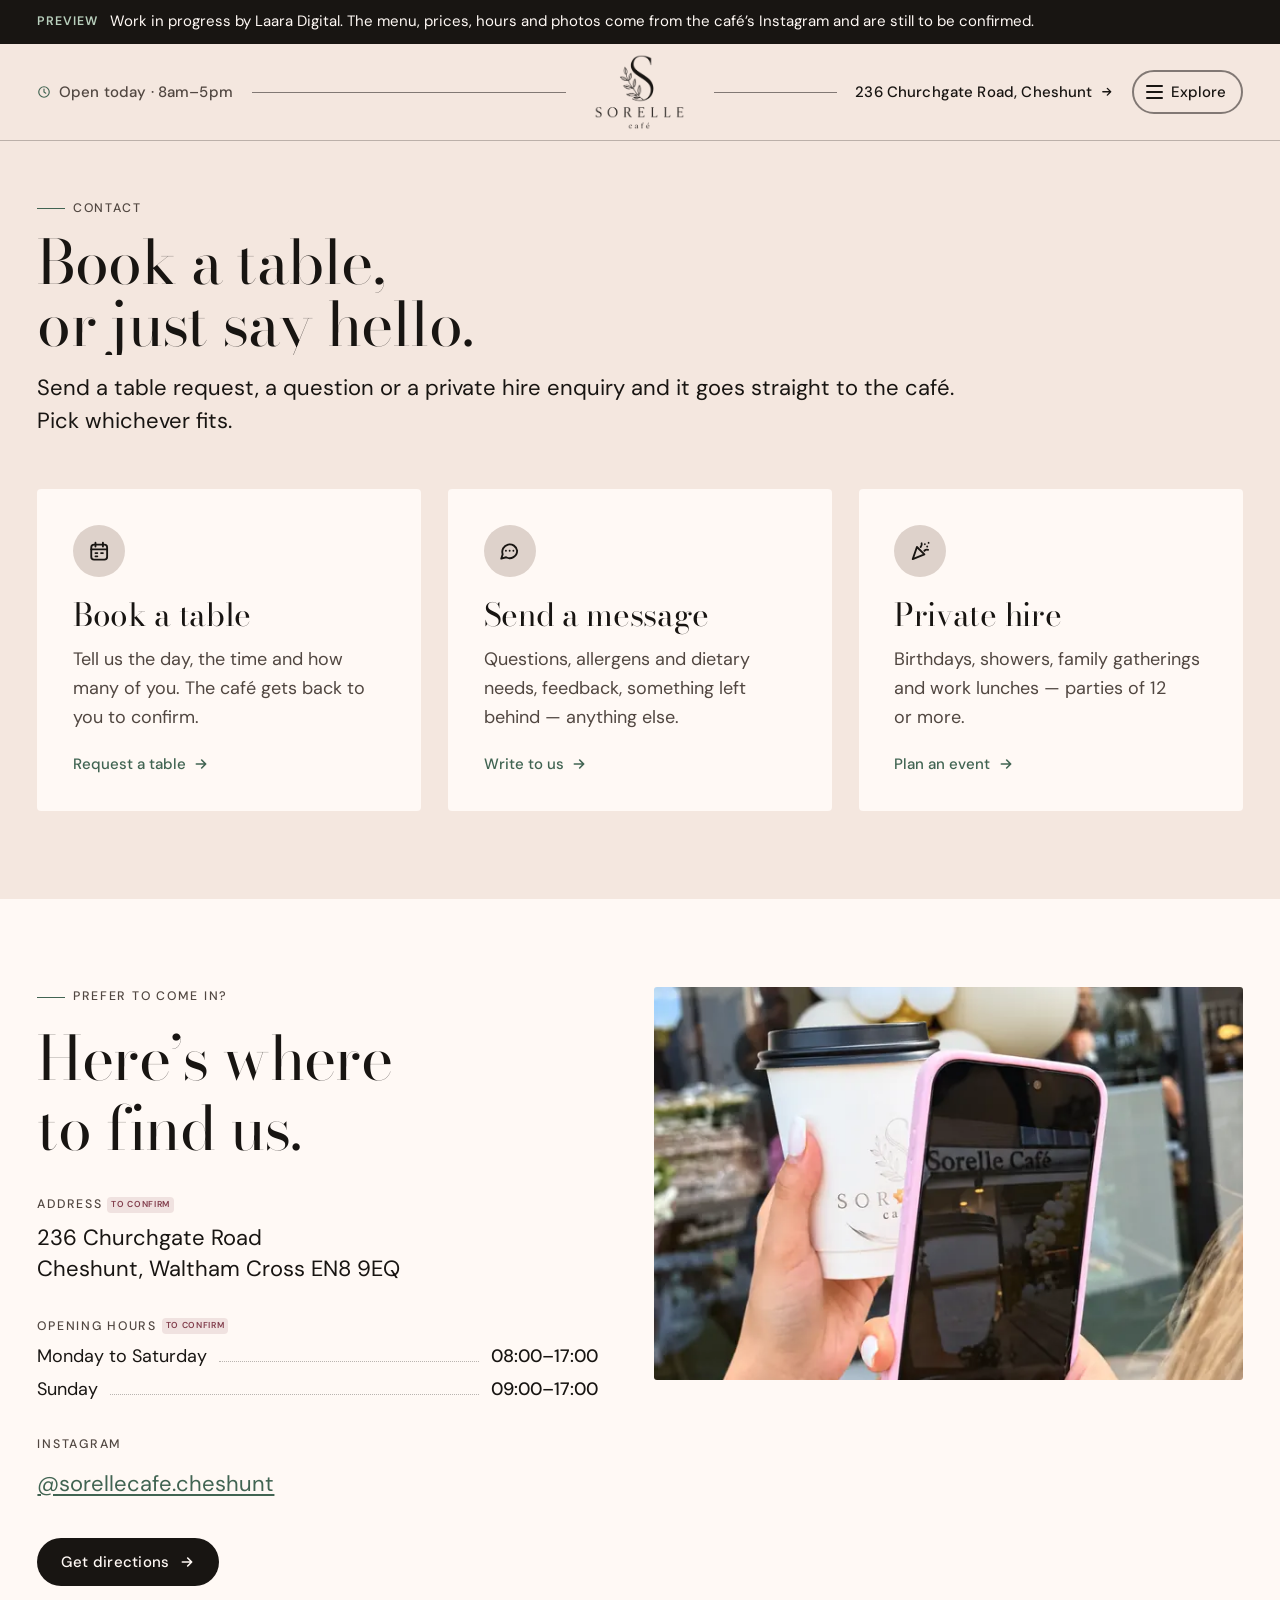
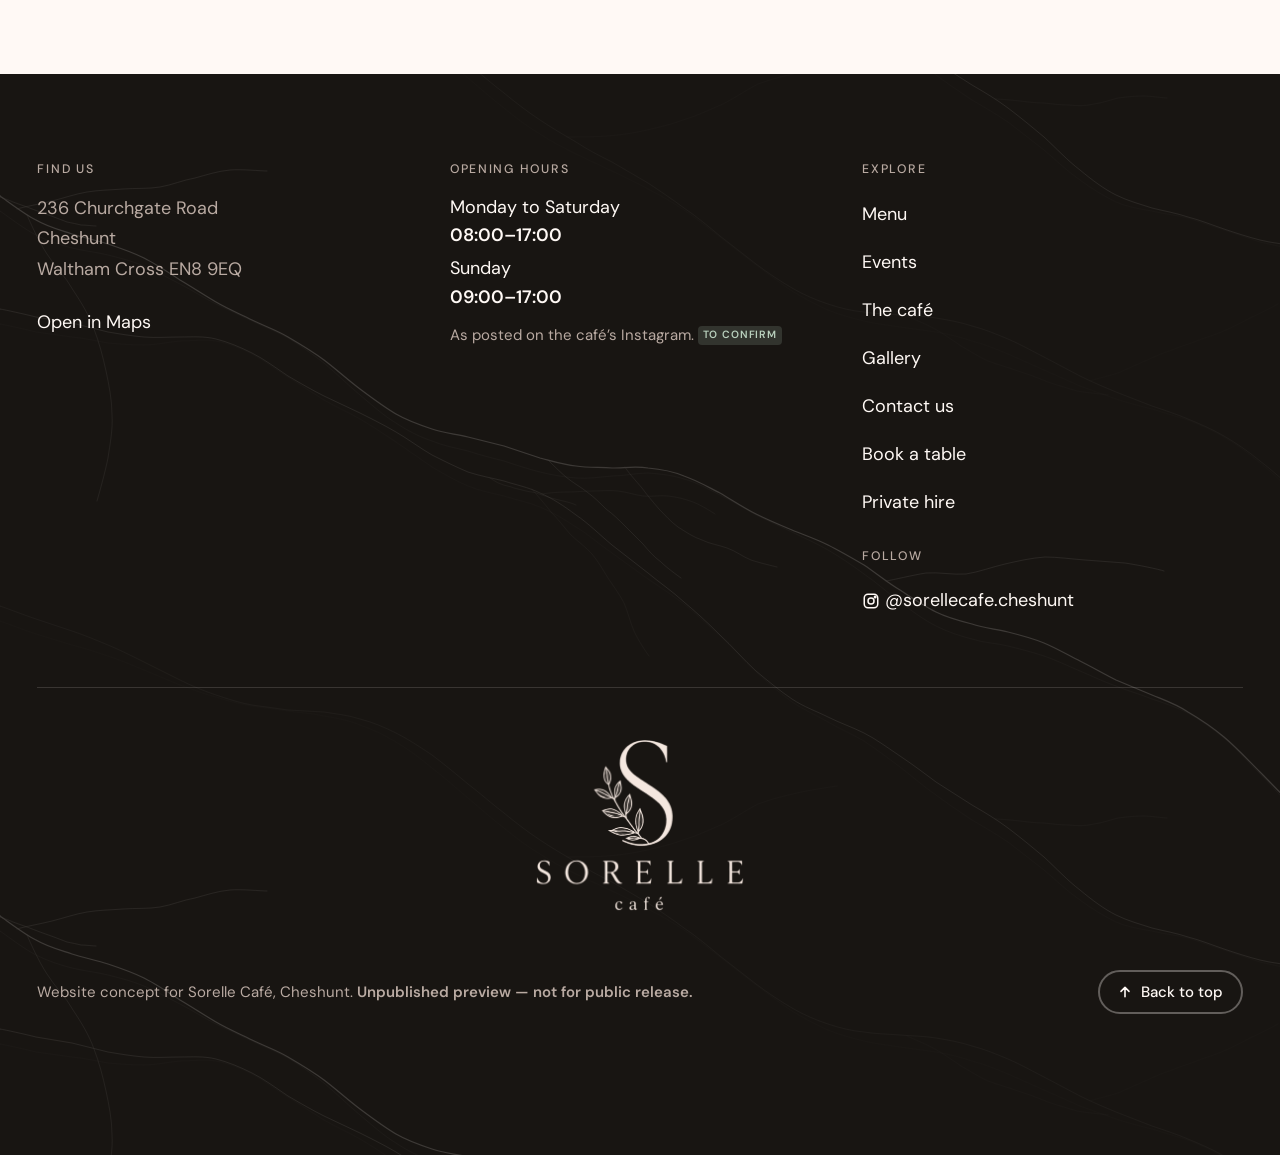
<file: contact.html>
<!doctype html>
<html lang="en-GB">
<head>
<meta charset="utf-8">
<meta name="viewport" content="width=device-width, initial-scale=1, viewport-fit=cover">
<title>Contact — Sorelle Café, Cheshunt</title>
<meta name="description" content="Request a table, send a message or enquire about private hire at Sorelle Café, Cheshunt.">

<!-- Unpublished client concept. This must be reviewed deliberately before any
     real launch: remove the noindex and set STATUS.isPreview to false. -->
<meta name="robots" content="noindex, nofollow">

<meta property="og:type" content="website">
<meta property="og:site_name" content="Sorelle Café">
<meta property="og:title" content="Contact — Sorelle Café, Cheshunt">
<meta property="og:description" content="Request a table, send a message or enquire about private hire at Sorelle Café, Cheshunt.">
<meta property="og:url" content="https://laaradigital.co.uk/sorellecafe-demo/contact.html">
<meta property="og:image" content="https://laaradigital.co.uk/sorellecafe-demo/media/plates-marble-share-1089.jpg">
<meta property="og:image:width" content="1089">
<meta property="og:image:height" content="572">
<meta property="og:image:alt" content="Brunch on a dark marble table, seen from above: smashed avocado on toast with poached eggs, and two fried eggs with sujuk, grilled halloumi and salad.">
<meta name="twitter:card" content="summary_large_image">
<meta name="theme-color" content="#f4e7df">

<link rel="icon" href="favicon.png" type="image/png" sizes="32x32">
<link rel="apple-touch-icon" href="apple-touch-icon.png">

<link rel="preload" as="font" type="font/woff2" href="fonts/bodoni-moda-latin.woff2" crossorigin>
<link rel="preload" as="font" type="font/woff2" href="fonts/dm-sans-latin.woff2" crossorigin>

<link rel="stylesheet" href="styles/tokens.css">
<link rel="stylesheet" href="styles/base.css">
<link rel="stylesheet" href="styles/components.css">
<link rel="stylesheet" href="styles/sections.css">
<link rel="stylesheet" href="styles/contact.css">
<link rel="stylesheet" href="styles/motion.css">
</head>
<body class="is-contact-page">
<a class="skip-link" href="#main">Skip to content</a>
<div class="preview-bar">
  <div class="shell">
    <b>Preview</b>
    <p>Work in progress by Laara Digital. The menu, prices, hours and photos come from the café’s Instagram and are still to be confirmed.</p>
  </div>
</div>
<span class="header-sentinel" id="header-sentinel" aria-hidden="true"></span>
<header class="site-header" id="site-header">
  <span class="header-progress" id="header-progress" aria-hidden="true"></span>
  <div class="shell header-bar">
    <div class="header-side header-side-start">
      <p class="header-hours" id="header-hours" data-hours="[[[1,2,3,4,5,6],&quot;8am&quot;,&quot;5pm&quot;],[[0],&quot;9am&quot;,&quot;5pm&quot;]]">
        <svg class="icon-clock" viewBox="0 0 24 24" fill="none" stroke="currentColor" stroke-width="2" stroke-linecap="round" stroke-linejoin="round" aria-hidden="true" width="14" height="14"><circle cx="12" cy="12" r="9"/><path d="M12 7v5l3 2"/></svg><span data-hours-text><span class="hours-lead">Open daily · </span>until 5pm</span>
      </p>
      <span class="header-rule" aria-hidden="true"></span>
    </div>
    <a class="wordmark" href="index.html"><span class="logo logo-full" aria-hidden="true"></span><span class="visually-hidden">Sorelle Café</span></a>
    <div class="header-side header-side-end">
      <span class="header-rule" aria-hidden="true"></span>
      <a class="header-place" href="index.html#visit">
        <span>236 Churchgate Road, Cheshunt</span><svg class="arrow" viewBox="0 0 24 24" fill="none" stroke="currentColor" stroke-width="2.4" stroke-linecap="round" stroke-linejoin="round" aria-hidden="true" width="16" height="16"><path d="M5 12h13M13 6l6 6-6 6"/></svg>
      </a>
      <button class="menu-toggle" type="button" id="menu-toggle"
              aria-expanded="false" aria-controls="nav-panel">
        <span class="bars" aria-hidden="true"><i></i><i></i><i></i></span>
        <span class="label">Explore</span>
      </button>
    </div>
  </div>
</header>

<div class="nav-panel u-dark" id="nav-panel" role="dialog" aria-modal="true"
     aria-label="Site navigation" hidden>
  <div class="nav-panel-head">
    <a class="wordmark" href="index.html"><span class="logo logo-wordmark" aria-hidden="true"></span><span class="visually-hidden">Sorelle Café</span></a>
    <button class="nav-panel-close" type="button" id="nav-close" aria-label="Close navigation">
      <svg viewBox="0 0 24 24" fill="none" stroke="currentColor" stroke-width="2.4" stroke-linecap="round" aria-hidden="true"><path d="M6 6l12 12M18 6L6 18"/></svg>
    </button>
  </div>
  <nav aria-label="Main">
    <div class="nav-panel-links">
        <a href="menu.html">
          Menu<span aria-hidden="true">01</span>
        </a>
        <a href="events.html">
          Events<span aria-hidden="true">02</span>
        </a>
        <a href="index.html#the-cafe" data-nav-section="the-cafe">
          The café<span aria-hidden="true">03</span>
        </a>
        <a href="index.html#gallery" data-nav-section="gallery">
          Gallery<span aria-hidden="true">04</span>
        </a>
        <a href="contact.html" data-nav-section="contact-us">
          Contact us<span aria-hidden="true">05</span>
        </a>
    </div>
  </nav>
  <div class="nav-panel-foot">
    <div class="row">
      <a class="btn" href="#book" data-contact-open="book">Book a table</a>
      
      <a class="btn btn-secondary" href="https://www.google.com/maps/search/?api=1&amp;query=Sorelle%20Caf%C3%A9%2C%20236%20Churchgate%20Road%2C%20Cheshunt%2C%20Waltham%20Cross%20EN8%209EQ"
         target="_blank" rel="noopener">Directions</a>
    </div>
    <address>
      236 Churchgate Road<br>
      Cheshunt, Waltham Cross EN8 9EQ
    </address>
  </div>
</div>

<main id="main">
<section class="c-hero motif motif-dark" id="top">
  <div class="shell">
    <div class="c-hero-copy" data-reveal="drop">
      <p class="eyebrow">Contact</p>
      <h1 data-lines>
        <span class="line"><span>Book a table,</span></span>
        <span class="line"><span>or just say hello.</span></span>
      </h1>
      <p class="lead prose">
        Send a table request, a question or a private hire enquiry and it goes
        straight to the café. Pick whichever fits.
      </p>
    </div>
    <ul class="c-options" data-reveal-group="fan">
      <li>
        <a class="c-option" href="#book" data-contact-open="book">
          <span class="c-option-icon" aria-hidden="true"><svg viewBox="0 0 24 24" fill="none" stroke="currentColor" stroke-width="2" stroke-linecap="round" stroke-linejoin="round" aria-hidden="true"><rect x="3.5" y="5" width="17" height="16" rx="3"/><path d="M3.5 10h17M8 3v4M16 3v4M8 14h2M14 14h2M8 17.5h2"/></svg></span>
          <h2 class="c-option-title">Book a table</h2>
          <p class="c-option-text">Tell us the day, the time and how many of you. The café gets back to you to confirm.</p>
          <span class="c-option-go">Request a table <svg class="arrow" viewBox="0 0 24 24" fill="none" stroke="currentColor" stroke-width="2.4" stroke-linecap="round" stroke-linejoin="round" aria-hidden="true" width="16" height="16"><path d="M5 12h13M13 6l6 6-6 6"/></svg></span>
        </a>
      </li>
      <li>
        <a class="c-option" href="#message" data-contact-open="message">
          <span class="c-option-icon" aria-hidden="true"><svg viewBox="0 0 24 24" fill="none" stroke="currentColor" stroke-width="2" stroke-linecap="round" stroke-linejoin="round" aria-hidden="true"><path d="M20.5 11.5a8 8 0 0 1-11.8 7L3.5 20l1.5-4.8a8 8 0 1 1 15.5-3.7z"/><path d="M8.5 11.5h.01M12.5 11.5h.01M16.5 11.5h.01"/></svg></span>
          <h2 class="c-option-title">Send a message</h2>
          <p class="c-option-text">Questions, allergens and dietary needs, feedback, something left behind — anything else.</p>
          <span class="c-option-go">Write to us <svg class="arrow" viewBox="0 0 24 24" fill="none" stroke="currentColor" stroke-width="2.4" stroke-linecap="round" stroke-linejoin="round" aria-hidden="true" width="16" height="16"><path d="M5 12h13M13 6l6 6-6 6"/></svg></span>
        </a>
      </li>
      <li>
        <a class="c-option" href="#private-hire" data-contact-open="private-hire">
          <span class="c-option-icon" aria-hidden="true"><svg viewBox="0 0 24 24" fill="none" stroke="currentColor" stroke-width="2" stroke-linecap="round" stroke-linejoin="round" aria-hidden="true"><path d="M4 20.5l4.5-13 8 8z"/><path d="M13.5 3.5c.5 1.5 0 3-1 4M20.5 10.5c-1.5-.5-3 0-4 1M17 4.5l.01.01M19.5 7l.01.01M21 3l.01.01"/></svg></span>
          <h2 class="c-option-title">Private hire</h2>
          <p class="c-option-text">Birthdays, showers, family gatherings and work lunches — parties of 12 or more.</p>
          <span class="c-option-go">Plan an event <svg class="arrow" viewBox="0 0 24 24" fill="none" stroke="currentColor" stroke-width="2.4" stroke-linecap="round" stroke-linejoin="round" aria-hidden="true" width="16" height="16"><path d="M5 12h13M13 6l6 6-6 6"/></svg></span>
        </a>
      </li>
    </ul>
  </div>
</section>

<section class="section section-band" aria-labelledby="c-direct-h">
  <div class="shell visit-grid">
    <div class="visit-facts" data-reveal="left">
      <div class="section-head c-direct-head">
        <p class="eyebrow">Prefer to come in?</p>
        <h2 id="c-direct-h">Here’s where to find us.</h2>
      </div>
      <dl class="visit-facts">
        
        <div class="fact">
          <dt>Address <span class="tbc">To confirm</span></dt>
          <dd><address>236 Churchgate Road<br>Cheshunt, Waltham Cross EN8 9EQ</address></dd>
        </div>
        <div class="fact">
          <dt>Opening hours <span class="tbc">To confirm</span></dt>
          <dd>
            <ul class="hours-list">
              <li><span class="days">Monday to Saturday</span><span class="leader" aria-hidden="true"></span> <span class="time">08:00–17:00</span></li>
              <li><span class="days">Sunday</span><span class="leader" aria-hidden="true"></span> <span class="time">09:00–17:00</span></li>
            </ul>
          </dd>
        </div>
        <div class="fact">
          <dt>Instagram</dt>
          <dd><a href="https://www.instagram.com/sorellecafe.cheshunt/" target="_blank" rel="noopener">@sorellecafe.cheshunt</a></dd>
        </div>
      </dl>
      <div class="visit-actions">
        
        <a class="btn" href="https://www.google.com/maps/search/?api=1&amp;query=Sorelle%20Caf%C3%A9%2C%20236%20Churchgate%20Road%2C%20Cheshunt%2C%20Waltham%20Cross%20EN8%209EQ" target="_blank" rel="noopener">Get directions <svg class="arrow" viewBox="0 0 24 24" fill="none" stroke="currentColor" stroke-width="2.4" stroke-linecap="round" stroke-linejoin="round" aria-hidden="true" width="16" height="16"><path d="M5 12h13M13 6l6 6-6 6"/></svg></a>
      </div>
    </div>

    <div class="visit-media" data-reveal="right">
      <picture class="frame visit-photo" style="--ph:#8e817a;">
  <source type="image/webp" srcset="media/shopfront-coffee-landscape-420.webp 420w, media/shopfront-coffee-landscape-640.webp 640w, media/shopfront-coffee-landscape-900.webp 900w, media/shopfront-coffee-landscape-1120.webp 1120w" sizes="(min-width: 64rem) 40rem, 92vw">
  <img src="media/shopfront-coffee-landscape-640.jpg" srcset="media/shopfront-coffee-landscape-420.jpg 420w, media/shopfront-coffee-landscape-640.jpg 640w, media/shopfront-coffee-landscape-900.jpg 900w, media/shopfront-coffee-landscape-1120.jpg 1120w" sizes="(min-width: 64rem) 40rem, 92vw"
       width="1120" height="747" alt="Outside the café, one hand holds a Sorelle takeaway cup while another holds up a phone showing the “Sorelle Café” sign above the window, with white and gold balloons behind."
       loading="lazy" decoding="async">
</picture>
    </div>
  </div>
</section>

<div class="shell c-noscript-forms">
<dialog class="contact-dialog" id="contact-dialog" aria-labelledby="contact-title"
        data-hours="[[[1,2,3,4,5,6],&quot;08:00&quot;,&quot;17:00&quot;],[[0],&quot;09:00&quot;,&quot;17:00&quot;]]" data-last-slot="60"
        data-hire-from="12" data-endpoint=""
        data-phone="">
  <div class="contact-sheet">
    <div class="contact-head">
      <div>
        <h2 class="contact-title" id="contact-title">Get in touch</h2>
        <p class="contact-sub">Straight to the café. No email app needed.</p>
      </div>
      <button class="contact-close" type="button" data-contact-close aria-label="Close">
        <svg viewBox="0 0 24 24" fill="none" stroke="currentColor" stroke-width="2.4" stroke-linecap="round" aria-hidden="true"><path d="M6 6l12 12M18 6L6 18"/></svg>
      </button>
    </div>
    <p class="cf-preview" role="note"><strong>Preview.</strong>
      These forms are not connected yet, so nothing is sent.</p>
    <div class="contact-tabs" role="tablist" aria-label="What would you like to do?">
      <span class="contact-tabs-thumb" aria-hidden="true"></span>
      <button class="contact-tab" type="button" role="tab"
              id="contact-tab-book" aria-controls="book" aria-selected="true"
              tabindex="0" data-contact-tab="book">
        <svg viewBox="0 0 24 24" fill="none" stroke="currentColor" stroke-width="2" stroke-linecap="round" stroke-linejoin="round" aria-hidden="true"><rect x="3.5" y="5" width="17" height="16" rx="3"/><path d="M3.5 10h17M8 3v4M16 3v4M8 14h2M14 14h2M8 17.5h2"/></svg><span>Book a table</span>
      </button>
      <button class="contact-tab" type="button" role="tab"
              id="contact-tab-message" aria-controls="message" aria-selected="false"
              tabindex="-1" data-contact-tab="message">
        <svg viewBox="0 0 24 24" fill="none" stroke="currentColor" stroke-width="2" stroke-linecap="round" stroke-linejoin="round" aria-hidden="true"><path d="M20.5 11.5a8 8 0 0 1-11.8 7L3.5 20l1.5-4.8a8 8 0 1 1 15.5-3.7z"/><path d="M8.5 11.5h.01M12.5 11.5h.01M16.5 11.5h.01"/></svg><span>Send a message</span>
      </button>
      <button class="contact-tab" type="button" role="tab"
              id="contact-tab-private-hire" aria-controls="private-hire" aria-selected="false"
              tabindex="-1" data-contact-tab="private-hire">
        <svg viewBox="0 0 24 24" fill="none" stroke="currentColor" stroke-width="2" stroke-linecap="round" stroke-linejoin="round" aria-hidden="true"><path d="M4 20.5l4.5-13 8 8z"/><path d="M13.5 3.5c.5 1.5 0 3-1 4M20.5 10.5c-1.5-.5-3 0-4 1M17 4.5l.01.01M19.5 7l.01.01M21 3l.01.01"/></svg><span>Private hire</span>
      </button>
    </div>
    <div class="contact-panel" role="tabpanel" id="book"
         aria-labelledby="contact-tab-book" data-contact-panel="book">
      <h3 class="cf-panel-title">Book a table</h3>
      <form class="contact-form" data-contact-form="book"
            action="#" method="POST">
        <input type="hidden" name="access_key" value="">
        <input type="hidden" name="subject" value="Table request — Sorelle Café website">
        <input type="hidden" name="from_name" value="Sorelle Café website">
        <input type="hidden" name="enquiry" value="Table request">
        <!-- Honeypot: Web3Forms silently drops any submission where this
             checkbox is checked. A real, but off-screen, form control - never
             merely visually hidden - so it is not in the tab order and a
             screen reader has nothing to announce. -->
        <input class="cf-trap" type="checkbox" name="botcheck" tabindex="-1" autocomplete="off" aria-hidden="true">
        <p class="cf-required-note small muted">Fields marked <span class="cf-req" aria-hidden="true">*</span><span class="visually-hidden">with an asterisk</span> are required.</p>
        <div class="cf-grid">
        <div class="cf-field">
          <label class="cf-label" for="cf-book-name">Your name <span class="cf-req" aria-hidden="true">*</span></label>
          <input class="cf-input" type="text" id="cf-book-name" name="name" required
            aria-describedby="cf-book-name-err" data-share="name" autocomplete="name" placeholder="Jane Smith">
          
          <p class="cf-error" id="cf-book-name-err" hidden></p>
        </div>
        <div class="cf-field">
          <label class="cf-label" for="cf-book-email">Email <span class="cf-req" aria-hidden="true">*</span></label>
          <input class="cf-input" type="email" id="cf-book-email" name="email" required
            aria-describedby="cf-book-email-err" data-share="email" autocomplete="email" placeholder="jane@example.com">
          
          <p class="cf-error" id="cf-book-email-err" hidden></p>
        </div>
        <div class="cf-field cf-span-2">
          <label class="cf-label" for="cf-book-phone">Phone <span class="cf-req" aria-hidden="true">*</span></label>
          <input class="cf-input" type="tel" id="cf-book-phone" name="phone" required
            aria-describedby="cf-book-phone-err" data-share="phone" inputmode="tel" pattern="[0-9 +\(\)\-]{10,20}" autocomplete="tel" placeholder="07700 900000">
          
          <p class="cf-error" id="cf-book-phone-err" hidden></p>
        </div>
        <div class="cf-row-3 cf-span-2">
        <div class="cf-field">
          <label class="cf-label" for="cf-book-date">Date <span class="cf-req" aria-hidden="true">*</span></label>
          <input class="cf-input" type="date" id="cf-book-date" name="date" required
            aria-describedby="cf-book-date-err" data-date>
          
          <p class="cf-error" id="cf-book-date-err" hidden></p>
        </div>
        <div class="cf-field">
          <label class="cf-label" for="cf-book-time"><svg class="icon-clock" viewBox="0 0 24 24" fill="none" stroke="currentColor" stroke-width="2" stroke-linecap="round" stroke-linejoin="round" aria-hidden="true" width="14" height="14"><circle cx="12" cy="12" r="9"/><path d="M12 7v5l3 2"/></svg>Time <span class="cf-req" aria-hidden="true">*</span></label>
          <select class="cf-input cf-select" id="cf-book-time" name="time" required
            aria-describedby="cf-book-time-err" data-time>
            <option value="">Select…</option>
            <option value="08:00">8am</option>
            <option value="08:30">8:30am</option>
            <option value="09:00">9am</option>
            <option value="09:30">9:30am</option>
            <option value="10:00">10am</option>
            <option value="10:30">10:30am</option>
            <option value="11:00">11am</option>
            <option value="11:30">11:30am</option>
            <option value="12:00">12pm</option>
            <option value="12:30">12:30pm</option>
            <option value="13:00">1pm</option>
            <option value="13:30">1:30pm</option>
            <option value="14:00">2pm</option>
            <option value="14:30">2:30pm</option>
            <option value="15:00">3pm</option>
            <option value="15:30">3:30pm</option>
            <option value="16:00">4pm</option>
          </select>
          
          <p class="cf-error" id="cf-book-time-err" hidden></p>
        </div>
        <div class="cf-field">
          <label class="cf-label" for="cf-book-guests">Guests <span class="cf-req" aria-hidden="true">*</span></label>
          <input class="cf-input" type="number" id="cf-book-guests" name="guests" required
            aria-describedby="cf-book-guests-err" min="1" max="11" step="1" inputmode="numeric" data-guests placeholder="2">
          
          <p class="cf-error" id="cf-book-guests-err" hidden></p>
        </div>
        </div>
        <p class="cf-switch-note cf-span-2 small muted">Party of 12 or more?
          <a href="#private-hire" data-contact-switch="private-hire">Ask about private hire</a>.</p>
        <div class="cf-field cf-span-2">
          <label class="cf-label" for="cf-book-requests">Special requests</label>
          <textarea class="cf-input cf-textarea" rows="3" id="cf-book-requests" name="requests"
            aria-describedby="cf-book-requests-err" placeholder="Allergies, a high chair, celebrating something…"></textarea>
          
          <p class="cf-error" id="cf-book-requests-err" hidden></p>
        </div>
        </div>
        <p class="cf-alert" role="alert" data-contact-alert hidden></p>
        <button class="btn cf-submit" type="submit">
          <span data-submit-label>Request a table</span> <svg class="arrow" viewBox="0 0 24 24" fill="none" stroke="currentColor" stroke-width="2.4" stroke-linecap="round" stroke-linejoin="round" aria-hidden="true" width="16" height="16"><path d="M5 12h13M13 6l6 6-6 6"/></svg>
        </button>
        <p class="cf-foot small muted">This is a request, not a confirmed booking — the café will get back to you.</p>
      </form>
      <div class="cf-done" data-contact-done="book" tabindex="-1" hidden>
        
        <h3 class="cf-done-title">Not sent: preview only</h3>
        <p class="cf-done-text" data-done-text></p>
        <div class="cf-done-actions">
          <button class="btn" type="button" data-contact-close>Done</button>
          <button class="btn btn-secondary" type="button" data-contact-again>Send another</button>
        </div>
      </div>
    </div>
    <div class="contact-panel" role="tabpanel" id="message"
         aria-labelledby="contact-tab-message" data-contact-panel="message">
      <h3 class="cf-panel-title">Send a message</h3>
      <form class="contact-form" data-contact-form="message"
            action="#" method="POST">
        <input type="hidden" name="access_key" value="">
        <input type="hidden" name="subject" value="Message — Sorelle Café website">
        <input type="hidden" name="from_name" value="Sorelle Café website">
        <input type="hidden" name="enquiry" value="Message">
        <!-- Honeypot: Web3Forms silently drops any submission where this
             checkbox is checked. A real, but off-screen, form control - never
             merely visually hidden - so it is not in the tab order and a
             screen reader has nothing to announce. -->
        <input class="cf-trap" type="checkbox" name="botcheck" tabindex="-1" autocomplete="off" aria-hidden="true">
        <p class="cf-required-note small muted">Fields marked <span class="cf-req" aria-hidden="true">*</span><span class="visually-hidden">with an asterisk</span> are required.</p>
        <div class="cf-grid">
        <div class="cf-field">
          <label class="cf-label" for="cf-message-name">Your name <span class="cf-req" aria-hidden="true">*</span></label>
          <input class="cf-input" type="text" id="cf-message-name" name="name" required
            aria-describedby="cf-message-name-err" data-share="name" autocomplete="name" placeholder="Jane Smith">
          
          <p class="cf-error" id="cf-message-name-err" hidden></p>
        </div>
        <div class="cf-field">
          <label class="cf-label" for="cf-message-email">Email <span class="cf-req" aria-hidden="true">*</span></label>
          <input class="cf-input" type="email" id="cf-message-email" name="email" required
            aria-describedby="cf-message-email-err" data-share="email" autocomplete="email" placeholder="jane@example.com">
          
          <p class="cf-error" id="cf-message-email-err" hidden></p>
        </div>
        <div class="cf-field cf-span-2">
          <label class="cf-label" for="cf-message-phone">Phone (optional)</label>
          <input class="cf-input" type="tel" id="cf-message-phone" name="phone"
            aria-describedby="cf-message-phone-err" data-share="phone" inputmode="tel" pattern="[0-9 +\(\)\-]{10,20}" autocomplete="tel" placeholder="07700 900000">
          
          <p class="cf-error" id="cf-message-phone-err" hidden></p>
        </div>
        <div class="cf-field cf-span-2">
          <label class="cf-label" for="cf-message-topic">What is it about? <span class="cf-req" aria-hidden="true">*</span></label>
          <select class="cf-input cf-select" id="cf-message-topic" name="topic" required
            aria-describedby="cf-message-topic-err">
            <option value="">Choose…</option>
            <option value="General question">General question</option>
            <option value="Allergens and dietary needs">Allergens and dietary needs</option>
            <option value="Feedback">Feedback</option>
            <option value="Lost property">Lost property</option>
            <option value="Something else">Something else</option>
          </select>
          
          <p class="cf-error" id="cf-message-topic-err" hidden></p>
        </div>
        <div class="cf-field cf-span-2">
          <label class="cf-label" for="cf-message-message">Message <span class="cf-req" aria-hidden="true">*</span></label>
          <textarea class="cf-input cf-textarea" rows="5" id="cf-message-message" name="message" required
            aria-describedby="cf-message-message-err" minlength="10" placeholder="How can we help?"></textarea>
          
          <p class="cf-error" id="cf-message-message-err" hidden></p>
        </div>
        </div>
        <p class="cf-alert" role="alert" data-contact-alert hidden></p>
        <button class="btn cf-submit" type="submit">
          <span data-submit-label>Send message</span> <svg class="arrow" viewBox="0 0 24 24" fill="none" stroke="currentColor" stroke-width="2.4" stroke-linecap="round" stroke-linejoin="round" aria-hidden="true" width="16" height="16"><path d="M5 12h13M13 6l6 6-6 6"/></svg>
        </button>
        <p class="cf-foot small muted">We read every message and reply by email.</p>
      </form>
      <div class="cf-done" data-contact-done="message" tabindex="-1" hidden>
        
        <h3 class="cf-done-title">Not sent: preview only</h3>
        <p class="cf-done-text" data-done-text></p>
        <div class="cf-done-actions">
          <button class="btn" type="button" data-contact-close>Done</button>
          <button class="btn btn-secondary" type="button" data-contact-again>Send another</button>
        </div>
      </div>
    </div>
    <div class="contact-panel" role="tabpanel" id="private-hire"
         aria-labelledby="contact-tab-private-hire" data-contact-panel="private-hire">
      <h3 class="cf-panel-title">Private hire</h3>
      <form class="contact-form" data-contact-form="private-hire"
            action="#" method="POST">
        <input type="hidden" name="access_key" value="">
        <input type="hidden" name="subject" value="Private hire enquiry — Sorelle Café website">
        <input type="hidden" name="from_name" value="Sorelle Café website">
        <input type="hidden" name="enquiry" value="Private hire">
        <!-- Honeypot: Web3Forms silently drops any submission where this
             checkbox is checked. A real, but off-screen, form control - never
             merely visually hidden - so it is not in the tab order and a
             screen reader has nothing to announce. -->
        <input class="cf-trap" type="checkbox" name="botcheck" tabindex="-1" autocomplete="off" aria-hidden="true">
        <p class="cf-required-note small muted">Fields marked <span class="cf-req" aria-hidden="true">*</span><span class="visually-hidden">with an asterisk</span> are required.</p>
        <div class="cf-grid">
        <div class="cf-field">
          <label class="cf-label" for="cf-private-hire-name">Your name <span class="cf-req" aria-hidden="true">*</span></label>
          <input class="cf-input" type="text" id="cf-private-hire-name" name="name" required
            aria-describedby="cf-private-hire-name-err" data-share="name" autocomplete="name" placeholder="Jane Smith">
          
          <p class="cf-error" id="cf-private-hire-name-err" hidden></p>
        </div>
        <div class="cf-field">
          <label class="cf-label" for="cf-private-hire-email">Email <span class="cf-req" aria-hidden="true">*</span></label>
          <input class="cf-input" type="email" id="cf-private-hire-email" name="email" required
            aria-describedby="cf-private-hire-email-err" data-share="email" autocomplete="email" placeholder="jane@example.com">
          
          <p class="cf-error" id="cf-private-hire-email-err" hidden></p>
        </div>
        <div class="cf-field cf-span-2">
          <label class="cf-label" for="cf-private-hire-phone">Phone <span class="cf-req" aria-hidden="true">*</span></label>
          <input class="cf-input" type="tel" id="cf-private-hire-phone" name="phone" required
            aria-describedby="cf-private-hire-phone-err" data-share="phone" inputmode="tel" pattern="[0-9 +\(\)\-]{10,20}" autocomplete="tel" placeholder="07700 900000">
          
          <p class="cf-error" id="cf-private-hire-phone-err" hidden></p>
        </div>
        <div class="cf-field">
          <label class="cf-label" for="cf-private-hire-occasion">Occasion <span class="cf-req" aria-hidden="true">*</span></label>
          <select class="cf-input cf-select" id="cf-private-hire-occasion" name="occasion" required
            aria-describedby="cf-private-hire-occasion-err">
            <option value="">Choose…</option>
            <option value="Birthday">Birthday</option>
            <option value="Baby shower">Baby shower</option>
            <option value="Christening or family gathering">Christening or family gathering</option>
            <option value="Work breakfast or lunch">Work breakfast or lunch</option>
            <option value="Something else">Something else</option>
          </select>
          
          <p class="cf-error" id="cf-private-hire-occasion-err" hidden></p>
        </div>
        <div class="cf-field">
          <label class="cf-label" for="cf-private-hire-date">Preferred date <span class="cf-req" aria-hidden="true">*</span></label>
          <input class="cf-input" type="date" id="cf-private-hire-date" name="date" required
            aria-describedby="cf-private-hire-date-err" data-date>
          
          <p class="cf-error" id="cf-private-hire-date-err" hidden></p>
        </div>
        <div class="cf-field">
          <label class="cf-label" for="cf-private-hire-time_of_day">Time of day <span class="cf-req" aria-hidden="true">*</span></label>
          <select class="cf-input cf-select" id="cf-private-hire-time_of_day" name="time_of_day" required
            aria-describedby="cf-private-hire-time_of_day-err">
            <option value="">Choose…</option>
            <option value="Morning">Morning</option>
            <option value="Lunchtime">Lunchtime</option>
            <option value="Afternoon">Afternoon</option>
            <option value="Flexible">Flexible</option>
          </select>
          
          <p class="cf-error" id="cf-private-hire-time_of_day-err" hidden></p>
        </div>
        <div class="cf-field">
          <label class="cf-label" for="cf-private-hire-guests">Guests (approx.) <span class="cf-req" aria-hidden="true">*</span></label>
          <input class="cf-input" type="number" id="cf-private-hire-guests" name="guests" required
            aria-describedby="cf-private-hire-guests-err" min="12" max="200" step="1" inputmode="numeric" placeholder="20">
          
          <p class="cf-error" id="cf-private-hire-guests-err" hidden></p>
        </div>
        <div class="cf-field cf-span-2">
          <label class="cf-label" for="cf-private-hire-details">Tell us about it</label>
          <textarea class="cf-input cf-textarea" rows="4" id="cf-private-hire-details" name="details"
            aria-describedby="cf-private-hire-details-err" placeholder="Food and drinks you would like, decorations, a cake, budget, accessibility…"></textarea>
          
          <p class="cf-error" id="cf-private-hire-details-err" hidden></p>
        </div>
        </div>
        <p class="cf-alert" role="alert" data-contact-alert hidden></p>
        <button class="btn cf-submit" type="submit">
          <span data-submit-label>Send enquiry</span> <svg class="arrow" viewBox="0 0 24 24" fill="none" stroke="currentColor" stroke-width="2.4" stroke-linecap="round" stroke-linejoin="round" aria-hidden="true" width="16" height="16"><path d="M5 12h13M13 6l6 6-6 6"/></svg>
        </button>
        <p class="cf-foot small muted">Tell us roughly what you have in mind and the café will come back with what is possible.</p>
      </form>
      <div class="cf-done" data-contact-done="private-hire" tabindex="-1" hidden>
        
        <h3 class="cf-done-title">Not sent: preview only</h3>
        <p class="cf-done-text" data-done-text></p>
        <div class="cf-done-actions">
          <button class="btn" type="button" data-contact-close>Done</button>
          <button class="btn btn-secondary" type="button" data-contact-again>Send another</button>
        </div>
      </div>
    </div>
  </div>
</dialog>
</div>
</main>

<footer class="site-footer u-dark motif">
  <div class="shell">
    <div class="footer-grid">
      <div class="footer-col">
        <h2>Find us</h2>
        <address>
          236 Churchgate Road<br>
          Cheshunt<br>
          Waltham Cross EN8 9EQ
        </address>
        <ul style="margin-top:1rem">
          
          <li><a href="https://www.google.com/maps/search/?api=1&amp;query=Sorelle%20Caf%C3%A9%2C%20236%20Churchgate%20Road%2C%20Cheshunt%2C%20Waltham%20Cross%20EN8%209EQ" target="_blank" rel="noopener">Open in Maps</a></li>
        </ul>
      </div>
      <div class="footer-col">
        <h2>Opening hours</h2>
        <ul>
          <li>Monday to Saturday<br><strong>08:00–17:00</strong></li>
          <li>Sunday<br><strong>09:00–17:00</strong></li>
        </ul>
        <p class="small muted" style="margin-top:.75rem">As posted on the café’s Instagram. <span class="tbc">To confirm</span></p>
      </div>
      <div class="footer-col">
        <h2>Explore</h2>
        <ul class="footer-explore">
          <li><a href="menu.html">Menu</a></li>
          <li><a href="events.html">Events</a></li>
          <li><a href="index.html#the-cafe">The café</a></li>
          <li><a href="index.html#gallery">Gallery</a></li>
          <li><a href="contact.html">Contact us</a></li>
          <li><a href="#book" data-contact-open="book">Book a table</a></li>
          <li><a href="#private-hire" data-contact-open="private-hire">Private hire</a></li>
        </ul>
        <h2 style="margin-top:1.5rem">Follow</h2>
        <ul>
        <li><a href="https://www.instagram.com/sorellecafe.cheshunt/" target="_blank" rel="noopener"><svg viewBox="0 0 24 24" fill="none" stroke="currentColor" stroke-width="2" stroke-linecap="round" aria-hidden="true" width="18" height="18"><rect x="3" y="3" width="18" height="18" rx="5"/><circle cx="12" cy="12" r="4"/><circle cx="17.5" cy="6.5" r="1"/></svg>&nbsp;@sorellecafe.cheshunt</a></li>
        </ul>
      </div>
    </div>

    <div class="footer-logo"><span class="logo logo-full" aria-hidden="true"></span></div>

    <div class="footer-bar">
      <p>
        Website concept for Sorelle Café, Cheshunt.
        <strong>Unpublished preview — not for public release.</strong>
      </p>
      <a class="to-top" href="#top"><svg viewBox="0 0 24 24" fill="none" stroke="currentColor" stroke-width="2.4" stroke-linecap="round" stroke-linejoin="round" aria-hidden="true" width="16" height="16"><path d="M12 19V5M6 11l6-6 6 6"/></svg> Back to top</a>
    </div>
  </div>
</footer>
<script type="module" src="scripts/contact-page.js"></script>
<noscript>
  <style>
    /* Belt and braces: if scripts are disabled, make sure nothing that the
       enhancement layer would have revealed can ever stay hidden. */
    [data-reveal], [data-reveal-group] > * { opacity: 1 !important; transform: none !important; }
    .fav-controls, .fav-segments, .fav-cursor, .collage-hint { display: none !important; }
    /* Contact forms. Without a script there are no tabs: on contact.html the
       pop-up is shown in the page instead, every form stacked and posting
       straight to the form service. */
    .contact-tabs, .contact-close { display: none !important; }
    .contact-dialog {
      display: block !important; position: static !important;
      opacity: 1 !important; transform: none !important;
      margin: 0 auto var(--pad-section) !important;
    }
    .cf-panel-title { display: block !important; }
  </style>
</noscript>
</body>
</html>
</file>
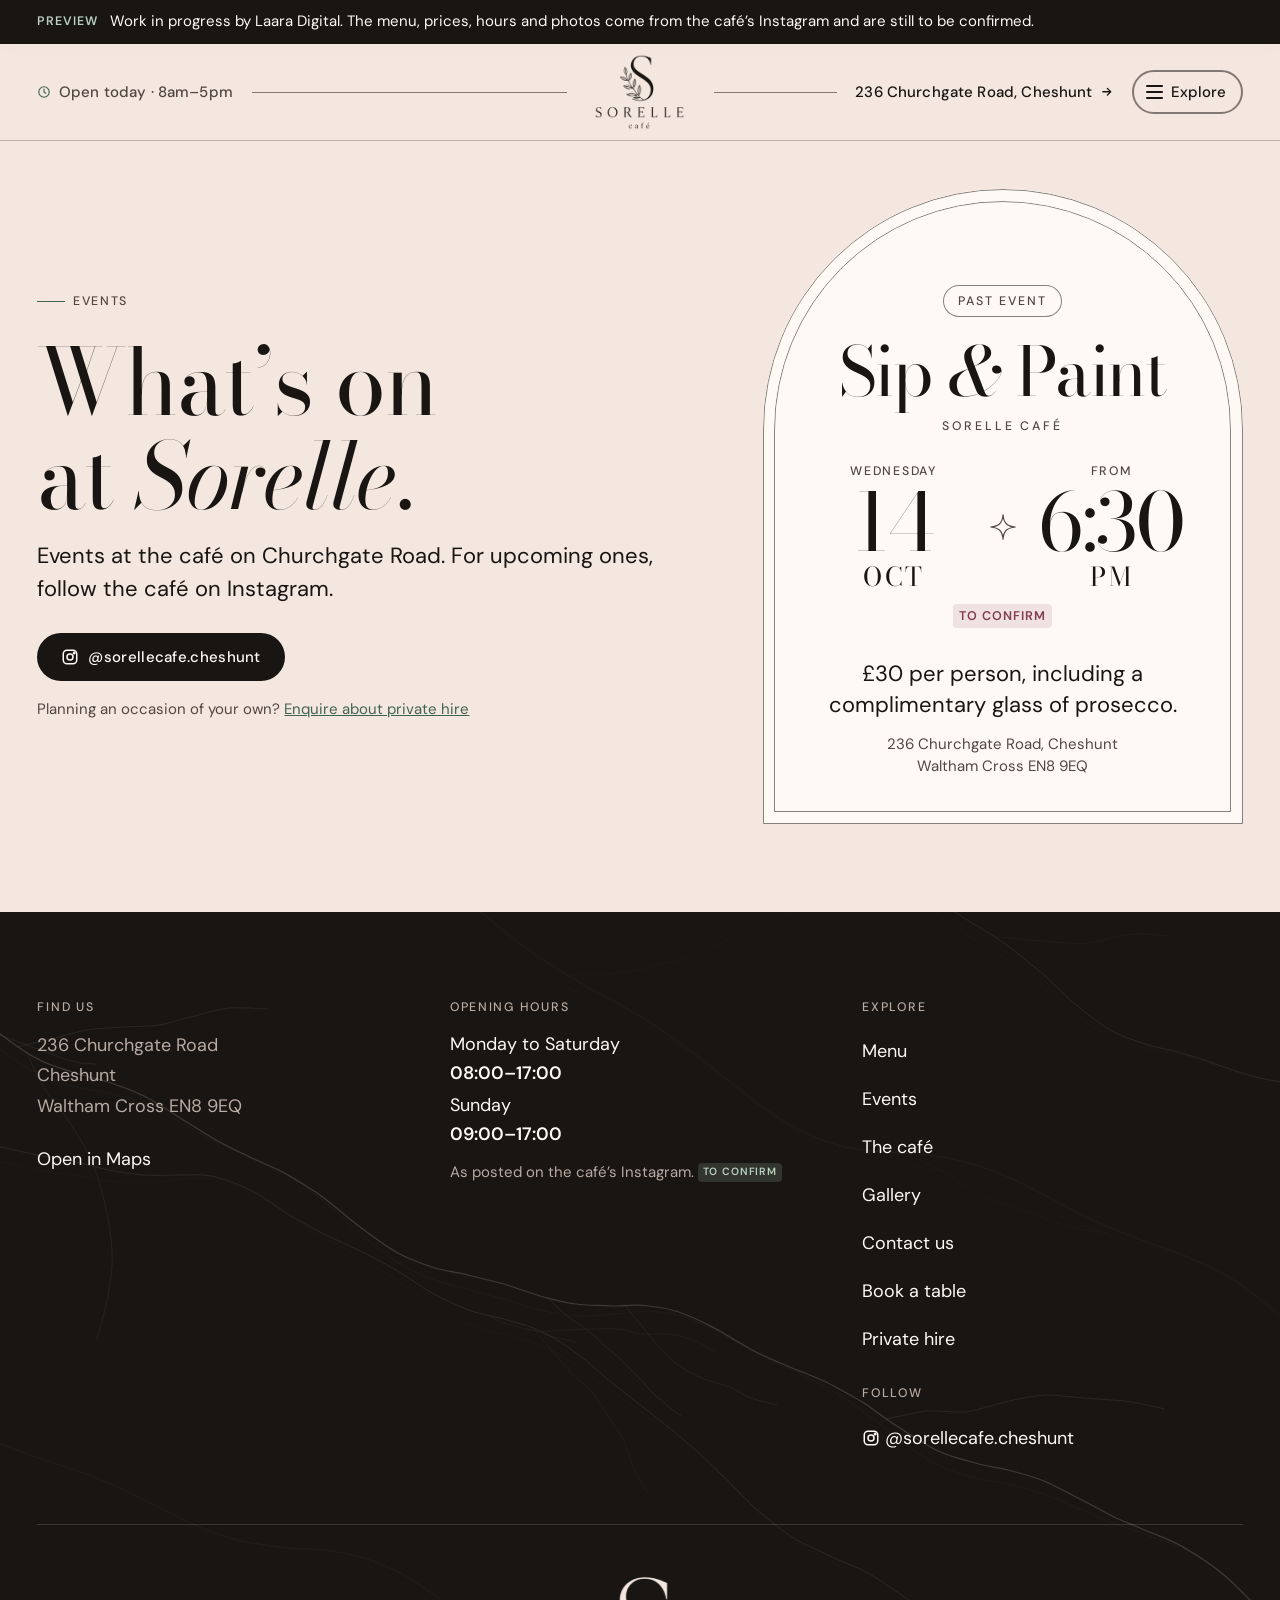
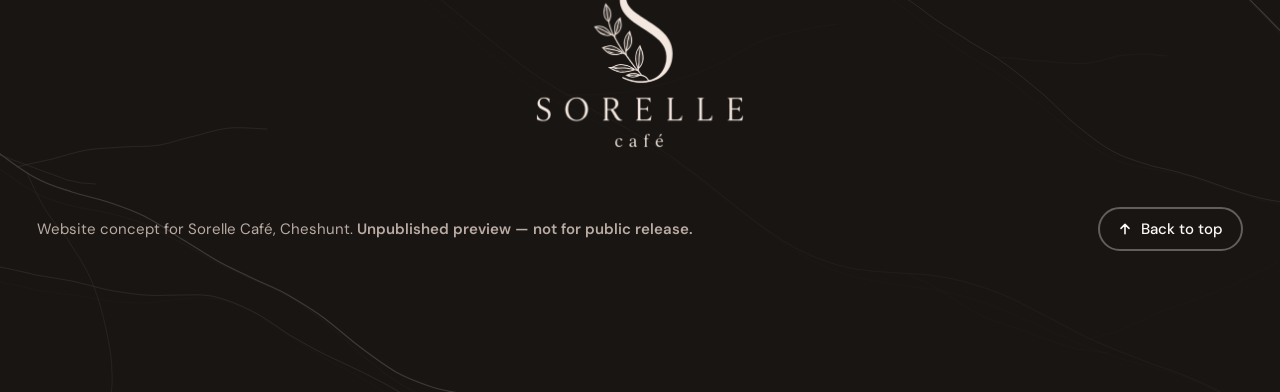
<file: events.html>
<!doctype html>
<html lang="en-GB">
<head>
<meta charset="utf-8">
<meta name="viewport" content="width=device-width, initial-scale=1, viewport-fit=cover">
<title>Events — Sorelle Café, Cheshunt</title>
<meta name="description" content="Events at Sorelle Café on Churchgate Road, Cheshunt, and where to hear about the next one.">

<!-- Unpublished client concept. This must be reviewed deliberately before any
     real launch: remove the noindex and set STATUS.isPreview to false. -->
<meta name="robots" content="noindex, nofollow">

<meta property="og:type" content="website">
<meta property="og:site_name" content="Sorelle Café">
<meta property="og:title" content="Events — Sorelle Café, Cheshunt">
<meta property="og:description" content="Events at Sorelle Café on Churchgate Road, Cheshunt, and where to hear about the next one.">
<meta property="og:url" content="https://laaradigital.co.uk/sorellecafe-demo/events.html">
<meta property="og:image" content="https://laaradigital.co.uk/sorellecafe-demo/media/plates-marble-share-1089.jpg">
<meta property="og:image:width" content="1089">
<meta property="og:image:height" content="572">
<meta property="og:image:alt" content="Brunch on a dark marble table, seen from above: smashed avocado on toast with poached eggs, and two fried eggs with sujuk, grilled halloumi and salad.">
<meta name="twitter:card" content="summary_large_image">
<meta name="theme-color" content="#f4e7df">

<link rel="icon" href="favicon.png" type="image/png" sizes="32x32">
<link rel="apple-touch-icon" href="apple-touch-icon.png">

<link rel="preload" as="font" type="font/woff2" href="fonts/bodoni-moda-latin.woff2" crossorigin>
<link rel="preload" as="font" type="font/woff2" href="fonts/dm-sans-latin.woff2" crossorigin>

<link rel="stylesheet" href="styles/tokens.css">
<link rel="stylesheet" href="styles/base.css">
<link rel="stylesheet" href="styles/components.css">
<link rel="stylesheet" href="styles/sections.css">
<link rel="stylesheet" href="styles/events.css">
<link rel="stylesheet" href="styles/contact.css">
<link rel="stylesheet" href="styles/motion.css">
</head>
<body class="is-events-page">
<a class="skip-link" href="#main">Skip to content</a>
<div class="preview-bar">
  <div class="shell">
    <b>Preview</b>
    <p>Work in progress by Laara Digital. The menu, prices, hours and photos come from the café’s Instagram and are still to be confirmed.</p>
  </div>
</div>
<span class="header-sentinel" id="header-sentinel" aria-hidden="true"></span>
<header class="site-header" id="site-header">
  <span class="header-progress" id="header-progress" aria-hidden="true"></span>
  <div class="shell header-bar">
    <div class="header-side header-side-start">
      <p class="header-hours" id="header-hours" data-hours="[[[1,2,3,4,5,6],&quot;8am&quot;,&quot;5pm&quot;],[[0],&quot;9am&quot;,&quot;5pm&quot;]]">
        <svg class="icon-clock" viewBox="0 0 24 24" fill="none" stroke="currentColor" stroke-width="2" stroke-linecap="round" stroke-linejoin="round" aria-hidden="true" width="14" height="14"><circle cx="12" cy="12" r="9"/><path d="M12 7v5l3 2"/></svg><span data-hours-text><span class="hours-lead">Open daily · </span>until 5pm</span>
      </p>
      <span class="header-rule" aria-hidden="true"></span>
    </div>
    <a class="wordmark" href="index.html"><span class="logo logo-full" aria-hidden="true"></span><span class="visually-hidden">Sorelle Café</span></a>
    <div class="header-side header-side-end">
      <span class="header-rule" aria-hidden="true"></span>
      <a class="header-place" href="index.html#visit">
        <span>236 Churchgate Road, Cheshunt</span><svg class="arrow" viewBox="0 0 24 24" fill="none" stroke="currentColor" stroke-width="2.4" stroke-linecap="round" stroke-linejoin="round" aria-hidden="true" width="16" height="16"><path d="M5 12h13M13 6l6 6-6 6"/></svg>
      </a>
      <button class="menu-toggle" type="button" id="menu-toggle"
              aria-expanded="false" aria-controls="nav-panel">
        <span class="bars" aria-hidden="true"><i></i><i></i><i></i></span>
        <span class="label">Explore</span>
      </button>
    </div>
  </div>
</header>

<div class="nav-panel u-dark" id="nav-panel" role="dialog" aria-modal="true"
     aria-label="Site navigation" hidden>
  <div class="nav-panel-head">
    <a class="wordmark" href="index.html"><span class="logo logo-wordmark" aria-hidden="true"></span><span class="visually-hidden">Sorelle Café</span></a>
    <button class="nav-panel-close" type="button" id="nav-close" aria-label="Close navigation">
      <svg viewBox="0 0 24 24" fill="none" stroke="currentColor" stroke-width="2.4" stroke-linecap="round" aria-hidden="true"><path d="M6 6l12 12M18 6L6 18"/></svg>
    </button>
  </div>
  <nav aria-label="Main">
    <div class="nav-panel-links">
        <a href="menu.html">
          Menu<span aria-hidden="true">01</span>
        </a>
        <a href="events.html" aria-current="page">
          Events<span aria-hidden="true">02</span>
        </a>
        <a href="index.html#the-cafe" data-nav-section="the-cafe">
          The café<span aria-hidden="true">03</span>
        </a>
        <a href="index.html#gallery" data-nav-section="gallery">
          Gallery<span aria-hidden="true">04</span>
        </a>
        <a href="contact.html" data-nav-section="contact-us">
          Contact us<span aria-hidden="true">05</span>
        </a>
    </div>
  </nav>
  <div class="nav-panel-foot">
    <div class="row">
      <a class="btn" href="contact.html#book" data-contact-open="book">Book a table</a>
      
      <a class="btn btn-secondary" href="https://www.google.com/maps/search/?api=1&amp;query=Sorelle%20Caf%C3%A9%2C%20236%20Churchgate%20Road%2C%20Cheshunt%2C%20Waltham%20Cross%20EN8%209EQ"
         target="_blank" rel="noopener">Directions</a>
    </div>
    <address>
      236 Churchgate Road<br>
      Cheshunt, Waltham Cross EN8 9EQ
    </address>
  </div>
</div>

<main id="main">
<section class="ev-page" id="top" aria-labelledby="ev-page-h">
  <div class="shell ev-grid">
    <div class="ev-copy" data-reveal="drop">
      <p class="eyebrow">Events</p>
      <h1 id="ev-page-h" data-lines>
        <span class="line"><span>What’s on</span></span>
        <span class="line"><span>at <em>Sorelle</em>.</span></span>
      </h1>
      <p class="lead prose">
        Events at the café on Churchgate Road. For upcoming ones, follow the café on Instagram.
      </p>
      <div class="ev-actions">
        <a class="btn" href="https://www.instagram.com/sorellecafe.cheshunt/" target="_blank" rel="noopener"><svg viewBox="0 0 24 24" fill="none" stroke="currentColor" stroke-width="2" stroke-linecap="round" aria-hidden="true" width="18" height="18"><rect x="3" y="3" width="18" height="18" rx="5"/><circle cx="12" cy="12" r="4"/><circle cx="17.5" cy="6.5" r="1"/></svg> @sorellecafe.cheshunt</a>
      </div>
      <p class="ev-hire">
        Planning an occasion of your own?
        <a href="contact.html#private-hire" data-contact-open="private-hire">Enquire about private hire</a>
      </p>
    </div>
    <div class="ev-list">
      <article class="ev" id="sip-and-paint" aria-labelledby="sip-and-paint-h" data-event-date="2026-10-14">
        <div class="ev-arch" data-reveal="fade">
          <p class="ev-flag" data-event-flag>Sold out</p>
          <h2 class="ev-title" id="sip-and-paint-h">Sip <em>&amp;</em> Paint</h2>
          <p class="ev-at">Sorelle Café</p>
          <p class="ev-when">
            <time datetime="2026-10-14T18:30">
              <span class="visually-hidden">Wednesday 14 October 2026, from 6:30pm</span>
              <span class="ev-side" aria-hidden="true"><span class="ev-label">Wednesday</span><span class="ev-big">14</span><span class="ev-unit">Oct</span></span>
              <span class="ev-star" aria-hidden="true"><svg viewBox="0 0 24 24" fill="none" stroke="currentColor" stroke-width="1" stroke-linejoin="round" aria-hidden="true" focusable="false"><path d="M12 1.5C12.6 8.6 15.4 11.4 22.5 12 15.4 12.6 12.6 15.4 12 22.5 11.4 15.4 8.6 12.6 1.5 12 8.6 11.4 11.4 8.6 12 1.5Z"/></svg></span>
              <span class="ev-side" aria-hidden="true"><span class="ev-label">From</span><span class="ev-big">6:30</span><span class="ev-unit">pm</span></span>
            </time>
          </p>
          <p class="ev-tbc"><span class="tbc">To confirm</span></p>
          <p class="ev-price">£30 per person, including a complimentary glass of prosecco.</p>
          <address class="ev-where">236 Churchgate Road, Cheshunt<br>Waltham Cross EN8 9EQ</address>
        </div>
      </article>
    </div>
  </div>
</section>
</main>

<footer class="site-footer u-dark motif">
  <div class="shell">
    <div class="footer-grid">
      <div class="footer-col">
        <h2>Find us</h2>
        <address>
          236 Churchgate Road<br>
          Cheshunt<br>
          Waltham Cross EN8 9EQ
        </address>
        <ul style="margin-top:1rem">
          
          <li><a href="https://www.google.com/maps/search/?api=1&amp;query=Sorelle%20Caf%C3%A9%2C%20236%20Churchgate%20Road%2C%20Cheshunt%2C%20Waltham%20Cross%20EN8%209EQ" target="_blank" rel="noopener">Open in Maps</a></li>
        </ul>
      </div>
      <div class="footer-col">
        <h2>Opening hours</h2>
        <ul>
          <li>Monday to Saturday<br><strong>08:00–17:00</strong></li>
          <li>Sunday<br><strong>09:00–17:00</strong></li>
        </ul>
        <p class="small muted" style="margin-top:.75rem">As posted on the café’s Instagram. <span class="tbc">To confirm</span></p>
      </div>
      <div class="footer-col">
        <h2>Explore</h2>
        <ul class="footer-explore">
          <li><a href="menu.html">Menu</a></li>
          <li><a href="events.html" aria-current="page">Events</a></li>
          <li><a href="index.html#the-cafe">The café</a></li>
          <li><a href="index.html#gallery">Gallery</a></li>
          <li><a href="contact.html">Contact us</a></li>
          <li><a href="contact.html#book" data-contact-open="book">Book a table</a></li>
          <li><a href="contact.html#private-hire" data-contact-open="private-hire">Private hire</a></li>
        </ul>
        <h2 style="margin-top:1.5rem">Follow</h2>
        <ul>
        <li><a href="https://www.instagram.com/sorellecafe.cheshunt/" target="_blank" rel="noopener"><svg viewBox="0 0 24 24" fill="none" stroke="currentColor" stroke-width="2" stroke-linecap="round" aria-hidden="true" width="18" height="18"><rect x="3" y="3" width="18" height="18" rx="5"/><circle cx="12" cy="12" r="4"/><circle cx="17.5" cy="6.5" r="1"/></svg>&nbsp;@sorellecafe.cheshunt</a></li>
        </ul>
      </div>
    </div>

    <div class="footer-logo"><span class="logo logo-full" aria-hidden="true"></span></div>

    <div class="footer-bar">
      <p>
        Website concept for Sorelle Café, Cheshunt.
        <strong>Unpublished preview — not for public release.</strong>
      </p>
      <a class="to-top" href="#top"><svg viewBox="0 0 24 24" fill="none" stroke="currentColor" stroke-width="2.4" stroke-linecap="round" stroke-linejoin="round" aria-hidden="true" width="16" height="16"><path d="M12 19V5M6 11l6-6 6 6"/></svg> Back to top</a>
    </div>
  </div>
</footer>
<dialog class="contact-dialog" id="contact-dialog" aria-labelledby="contact-title"
        data-hours="[[[1,2,3,4,5,6],&quot;08:00&quot;,&quot;17:00&quot;],[[0],&quot;09:00&quot;,&quot;17:00&quot;]]" data-last-slot="60"
        data-hire-from="12" data-endpoint=""
        data-phone="">
  <div class="contact-sheet">
    <div class="contact-head">
      <div>
        <h2 class="contact-title" id="contact-title">Get in touch</h2>
        <p class="contact-sub">Straight to the café. No email app needed.</p>
      </div>
      <button class="contact-close" type="button" data-contact-close aria-label="Close">
        <svg viewBox="0 0 24 24" fill="none" stroke="currentColor" stroke-width="2.4" stroke-linecap="round" aria-hidden="true"><path d="M6 6l12 12M18 6L6 18"/></svg>
      </button>
    </div>
    <p class="cf-preview" role="note"><strong>Preview.</strong>
      These forms are not connected yet, so nothing is sent.</p>
    <div class="contact-tabs" role="tablist" aria-label="What would you like to do?">
      <span class="contact-tabs-thumb" aria-hidden="true"></span>
      <button class="contact-tab" type="button" role="tab"
              id="contact-tab-book" aria-controls="book" aria-selected="true"
              tabindex="0" data-contact-tab="book">
        <svg viewBox="0 0 24 24" fill="none" stroke="currentColor" stroke-width="2" stroke-linecap="round" stroke-linejoin="round" aria-hidden="true"><rect x="3.5" y="5" width="17" height="16" rx="3"/><path d="M3.5 10h17M8 3v4M16 3v4M8 14h2M14 14h2M8 17.5h2"/></svg><span>Book a table</span>
      </button>
      <button class="contact-tab" type="button" role="tab"
              id="contact-tab-message" aria-controls="message" aria-selected="false"
              tabindex="-1" data-contact-tab="message">
        <svg viewBox="0 0 24 24" fill="none" stroke="currentColor" stroke-width="2" stroke-linecap="round" stroke-linejoin="round" aria-hidden="true"><path d="M20.5 11.5a8 8 0 0 1-11.8 7L3.5 20l1.5-4.8a8 8 0 1 1 15.5-3.7z"/><path d="M8.5 11.5h.01M12.5 11.5h.01M16.5 11.5h.01"/></svg><span>Send a message</span>
      </button>
      <button class="contact-tab" type="button" role="tab"
              id="contact-tab-private-hire" aria-controls="private-hire" aria-selected="false"
              tabindex="-1" data-contact-tab="private-hire">
        <svg viewBox="0 0 24 24" fill="none" stroke="currentColor" stroke-width="2" stroke-linecap="round" stroke-linejoin="round" aria-hidden="true"><path d="M4 20.5l4.5-13 8 8z"/><path d="M13.5 3.5c.5 1.5 0 3-1 4M20.5 10.5c-1.5-.5-3 0-4 1M17 4.5l.01.01M19.5 7l.01.01M21 3l.01.01"/></svg><span>Private hire</span>
      </button>
    </div>
    <div class="contact-panel" role="tabpanel" id="book"
         aria-labelledby="contact-tab-book" data-contact-panel="book">
      <h3 class="cf-panel-title">Book a table</h3>
      <form class="contact-form" data-contact-form="book"
            action="#" method="POST">
        <input type="hidden" name="access_key" value="">
        <input type="hidden" name="subject" value="Table request — Sorelle Café website">
        <input type="hidden" name="from_name" value="Sorelle Café website">
        <input type="hidden" name="enquiry" value="Table request">
        <!-- Honeypot: Web3Forms silently drops any submission where this
             checkbox is checked. A real, but off-screen, form control - never
             merely visually hidden - so it is not in the tab order and a
             screen reader has nothing to announce. -->
        <input class="cf-trap" type="checkbox" name="botcheck" tabindex="-1" autocomplete="off" aria-hidden="true">
        <p class="cf-required-note small muted">Fields marked <span class="cf-req" aria-hidden="true">*</span><span class="visually-hidden">with an asterisk</span> are required.</p>
        <div class="cf-grid">
        <div class="cf-field">
          <label class="cf-label" for="cf-book-name">Your name <span class="cf-req" aria-hidden="true">*</span></label>
          <input class="cf-input" type="text" id="cf-book-name" name="name" required
            aria-describedby="cf-book-name-err" data-share="name" autocomplete="name" placeholder="Jane Smith">
          
          <p class="cf-error" id="cf-book-name-err" hidden></p>
        </div>
        <div class="cf-field">
          <label class="cf-label" for="cf-book-email">Email <span class="cf-req" aria-hidden="true">*</span></label>
          <input class="cf-input" type="email" id="cf-book-email" name="email" required
            aria-describedby="cf-book-email-err" data-share="email" autocomplete="email" placeholder="jane@example.com">
          
          <p class="cf-error" id="cf-book-email-err" hidden></p>
        </div>
        <div class="cf-field cf-span-2">
          <label class="cf-label" for="cf-book-phone">Phone <span class="cf-req" aria-hidden="true">*</span></label>
          <input class="cf-input" type="tel" id="cf-book-phone" name="phone" required
            aria-describedby="cf-book-phone-err" data-share="phone" inputmode="tel" pattern="[0-9 +\(\)\-]{10,20}" autocomplete="tel" placeholder="07700 900000">
          
          <p class="cf-error" id="cf-book-phone-err" hidden></p>
        </div>
        <div class="cf-row-3 cf-span-2">
        <div class="cf-field">
          <label class="cf-label" for="cf-book-date">Date <span class="cf-req" aria-hidden="true">*</span></label>
          <input class="cf-input" type="date" id="cf-book-date" name="date" required
            aria-describedby="cf-book-date-err" data-date>
          
          <p class="cf-error" id="cf-book-date-err" hidden></p>
        </div>
        <div class="cf-field">
          <label class="cf-label" for="cf-book-time"><svg class="icon-clock" viewBox="0 0 24 24" fill="none" stroke="currentColor" stroke-width="2" stroke-linecap="round" stroke-linejoin="round" aria-hidden="true" width="14" height="14"><circle cx="12" cy="12" r="9"/><path d="M12 7v5l3 2"/></svg>Time <span class="cf-req" aria-hidden="true">*</span></label>
          <select class="cf-input cf-select" id="cf-book-time" name="time" required
            aria-describedby="cf-book-time-err" data-time>
            <option value="">Select…</option>
            <option value="08:00">8am</option>
            <option value="08:30">8:30am</option>
            <option value="09:00">9am</option>
            <option value="09:30">9:30am</option>
            <option value="10:00">10am</option>
            <option value="10:30">10:30am</option>
            <option value="11:00">11am</option>
            <option value="11:30">11:30am</option>
            <option value="12:00">12pm</option>
            <option value="12:30">12:30pm</option>
            <option value="13:00">1pm</option>
            <option value="13:30">1:30pm</option>
            <option value="14:00">2pm</option>
            <option value="14:30">2:30pm</option>
            <option value="15:00">3pm</option>
            <option value="15:30">3:30pm</option>
            <option value="16:00">4pm</option>
          </select>
          
          <p class="cf-error" id="cf-book-time-err" hidden></p>
        </div>
        <div class="cf-field">
          <label class="cf-label" for="cf-book-guests">Guests <span class="cf-req" aria-hidden="true">*</span></label>
          <input class="cf-input" type="number" id="cf-book-guests" name="guests" required
            aria-describedby="cf-book-guests-err" min="1" max="11" step="1" inputmode="numeric" data-guests placeholder="2">
          
          <p class="cf-error" id="cf-book-guests-err" hidden></p>
        </div>
        </div>
        <p class="cf-switch-note cf-span-2 small muted">Party of 12 or more?
          <a href="#private-hire" data-contact-switch="private-hire">Ask about private hire</a>.</p>
        <div class="cf-field cf-span-2">
          <label class="cf-label" for="cf-book-requests">Special requests</label>
          <textarea class="cf-input cf-textarea" rows="3" id="cf-book-requests" name="requests"
            aria-describedby="cf-book-requests-err" placeholder="Allergies, a high chair, celebrating something…"></textarea>
          
          <p class="cf-error" id="cf-book-requests-err" hidden></p>
        </div>
        </div>
        <p class="cf-alert" role="alert" data-contact-alert hidden></p>
        <button class="btn cf-submit" type="submit">
          <span data-submit-label>Request a table</span> <svg class="arrow" viewBox="0 0 24 24" fill="none" stroke="currentColor" stroke-width="2.4" stroke-linecap="round" stroke-linejoin="round" aria-hidden="true" width="16" height="16"><path d="M5 12h13M13 6l6 6-6 6"/></svg>
        </button>
        <p class="cf-foot small muted">This is a request, not a confirmed booking — the café will get back to you.</p>
      </form>
      <div class="cf-done" data-contact-done="book" tabindex="-1" hidden>
        
        <h3 class="cf-done-title">Not sent: preview only</h3>
        <p class="cf-done-text" data-done-text></p>
        <div class="cf-done-actions">
          <button class="btn" type="button" data-contact-close>Done</button>
          <button class="btn btn-secondary" type="button" data-contact-again>Send another</button>
        </div>
      </div>
    </div>
    <div class="contact-panel" role="tabpanel" id="message"
         aria-labelledby="contact-tab-message" data-contact-panel="message">
      <h3 class="cf-panel-title">Send a message</h3>
      <form class="contact-form" data-contact-form="message"
            action="#" method="POST">
        <input type="hidden" name="access_key" value="">
        <input type="hidden" name="subject" value="Message — Sorelle Café website">
        <input type="hidden" name="from_name" value="Sorelle Café website">
        <input type="hidden" name="enquiry" value="Message">
        <!-- Honeypot: Web3Forms silently drops any submission where this
             checkbox is checked. A real, but off-screen, form control - never
             merely visually hidden - so it is not in the tab order and a
             screen reader has nothing to announce. -->
        <input class="cf-trap" type="checkbox" name="botcheck" tabindex="-1" autocomplete="off" aria-hidden="true">
        <p class="cf-required-note small muted">Fields marked <span class="cf-req" aria-hidden="true">*</span><span class="visually-hidden">with an asterisk</span> are required.</p>
        <div class="cf-grid">
        <div class="cf-field">
          <label class="cf-label" for="cf-message-name">Your name <span class="cf-req" aria-hidden="true">*</span></label>
          <input class="cf-input" type="text" id="cf-message-name" name="name" required
            aria-describedby="cf-message-name-err" data-share="name" autocomplete="name" placeholder="Jane Smith">
          
          <p class="cf-error" id="cf-message-name-err" hidden></p>
        </div>
        <div class="cf-field">
          <label class="cf-label" for="cf-message-email">Email <span class="cf-req" aria-hidden="true">*</span></label>
          <input class="cf-input" type="email" id="cf-message-email" name="email" required
            aria-describedby="cf-message-email-err" data-share="email" autocomplete="email" placeholder="jane@example.com">
          
          <p class="cf-error" id="cf-message-email-err" hidden></p>
        </div>
        <div class="cf-field cf-span-2">
          <label class="cf-label" for="cf-message-phone">Phone (optional)</label>
          <input class="cf-input" type="tel" id="cf-message-phone" name="phone"
            aria-describedby="cf-message-phone-err" data-share="phone" inputmode="tel" pattern="[0-9 +\(\)\-]{10,20}" autocomplete="tel" placeholder="07700 900000">
          
          <p class="cf-error" id="cf-message-phone-err" hidden></p>
        </div>
        <div class="cf-field cf-span-2">
          <label class="cf-label" for="cf-message-topic">What is it about? <span class="cf-req" aria-hidden="true">*</span></label>
          <select class="cf-input cf-select" id="cf-message-topic" name="topic" required
            aria-describedby="cf-message-topic-err">
            <option value="">Choose…</option>
            <option value="General question">General question</option>
            <option value="Allergens and dietary needs">Allergens and dietary needs</option>
            <option value="Feedback">Feedback</option>
            <option value="Lost property">Lost property</option>
            <option value="Something else">Something else</option>
          </select>
          
          <p class="cf-error" id="cf-message-topic-err" hidden></p>
        </div>
        <div class="cf-field cf-span-2">
          <label class="cf-label" for="cf-message-message">Message <span class="cf-req" aria-hidden="true">*</span></label>
          <textarea class="cf-input cf-textarea" rows="5" id="cf-message-message" name="message" required
            aria-describedby="cf-message-message-err" minlength="10" placeholder="How can we help?"></textarea>
          
          <p class="cf-error" id="cf-message-message-err" hidden></p>
        </div>
        </div>
        <p class="cf-alert" role="alert" data-contact-alert hidden></p>
        <button class="btn cf-submit" type="submit">
          <span data-submit-label>Send message</span> <svg class="arrow" viewBox="0 0 24 24" fill="none" stroke="currentColor" stroke-width="2.4" stroke-linecap="round" stroke-linejoin="round" aria-hidden="true" width="16" height="16"><path d="M5 12h13M13 6l6 6-6 6"/></svg>
        </button>
        <p class="cf-foot small muted">We read every message and reply by email.</p>
      </form>
      <div class="cf-done" data-contact-done="message" tabindex="-1" hidden>
        
        <h3 class="cf-done-title">Not sent: preview only</h3>
        <p class="cf-done-text" data-done-text></p>
        <div class="cf-done-actions">
          <button class="btn" type="button" data-contact-close>Done</button>
          <button class="btn btn-secondary" type="button" data-contact-again>Send another</button>
        </div>
      </div>
    </div>
    <div class="contact-panel" role="tabpanel" id="private-hire"
         aria-labelledby="contact-tab-private-hire" data-contact-panel="private-hire">
      <h3 class="cf-panel-title">Private hire</h3>
      <form class="contact-form" data-contact-form="private-hire"
            action="#" method="POST">
        <input type="hidden" name="access_key" value="">
        <input type="hidden" name="subject" value="Private hire enquiry — Sorelle Café website">
        <input type="hidden" name="from_name" value="Sorelle Café website">
        <input type="hidden" name="enquiry" value="Private hire">
        <!-- Honeypot: Web3Forms silently drops any submission where this
             checkbox is checked. A real, but off-screen, form control - never
             merely visually hidden - so it is not in the tab order and a
             screen reader has nothing to announce. -->
        <input class="cf-trap" type="checkbox" name="botcheck" tabindex="-1" autocomplete="off" aria-hidden="true">
        <p class="cf-required-note small muted">Fields marked <span class="cf-req" aria-hidden="true">*</span><span class="visually-hidden">with an asterisk</span> are required.</p>
        <div class="cf-grid">
        <div class="cf-field">
          <label class="cf-label" for="cf-private-hire-name">Your name <span class="cf-req" aria-hidden="true">*</span></label>
          <input class="cf-input" type="text" id="cf-private-hire-name" name="name" required
            aria-describedby="cf-private-hire-name-err" data-share="name" autocomplete="name" placeholder="Jane Smith">
          
          <p class="cf-error" id="cf-private-hire-name-err" hidden></p>
        </div>
        <div class="cf-field">
          <label class="cf-label" for="cf-private-hire-email">Email <span class="cf-req" aria-hidden="true">*</span></label>
          <input class="cf-input" type="email" id="cf-private-hire-email" name="email" required
            aria-describedby="cf-private-hire-email-err" data-share="email" autocomplete="email" placeholder="jane@example.com">
          
          <p class="cf-error" id="cf-private-hire-email-err" hidden></p>
        </div>
        <div class="cf-field cf-span-2">
          <label class="cf-label" for="cf-private-hire-phone">Phone <span class="cf-req" aria-hidden="true">*</span></label>
          <input class="cf-input" type="tel" id="cf-private-hire-phone" name="phone" required
            aria-describedby="cf-private-hire-phone-err" data-share="phone" inputmode="tel" pattern="[0-9 +\(\)\-]{10,20}" autocomplete="tel" placeholder="07700 900000">
          
          <p class="cf-error" id="cf-private-hire-phone-err" hidden></p>
        </div>
        <div class="cf-field">
          <label class="cf-label" for="cf-private-hire-occasion">Occasion <span class="cf-req" aria-hidden="true">*</span></label>
          <select class="cf-input cf-select" id="cf-private-hire-occasion" name="occasion" required
            aria-describedby="cf-private-hire-occasion-err">
            <option value="">Choose…</option>
            <option value="Birthday">Birthday</option>
            <option value="Baby shower">Baby shower</option>
            <option value="Christening or family gathering">Christening or family gathering</option>
            <option value="Work breakfast or lunch">Work breakfast or lunch</option>
            <option value="Something else">Something else</option>
          </select>
          
          <p class="cf-error" id="cf-private-hire-occasion-err" hidden></p>
        </div>
        <div class="cf-field">
          <label class="cf-label" for="cf-private-hire-date">Preferred date <span class="cf-req" aria-hidden="true">*</span></label>
          <input class="cf-input" type="date" id="cf-private-hire-date" name="date" required
            aria-describedby="cf-private-hire-date-err" data-date>
          
          <p class="cf-error" id="cf-private-hire-date-err" hidden></p>
        </div>
        <div class="cf-field">
          <label class="cf-label" for="cf-private-hire-time_of_day">Time of day <span class="cf-req" aria-hidden="true">*</span></label>
          <select class="cf-input cf-select" id="cf-private-hire-time_of_day" name="time_of_day" required
            aria-describedby="cf-private-hire-time_of_day-err">
            <option value="">Choose…</option>
            <option value="Morning">Morning</option>
            <option value="Lunchtime">Lunchtime</option>
            <option value="Afternoon">Afternoon</option>
            <option value="Flexible">Flexible</option>
          </select>
          
          <p class="cf-error" id="cf-private-hire-time_of_day-err" hidden></p>
        </div>
        <div class="cf-field">
          <label class="cf-label" for="cf-private-hire-guests">Guests (approx.) <span class="cf-req" aria-hidden="true">*</span></label>
          <input class="cf-input" type="number" id="cf-private-hire-guests" name="guests" required
            aria-describedby="cf-private-hire-guests-err" min="12" max="200" step="1" inputmode="numeric" placeholder="20">
          
          <p class="cf-error" id="cf-private-hire-guests-err" hidden></p>
        </div>
        <div class="cf-field cf-span-2">
          <label class="cf-label" for="cf-private-hire-details">Tell us about it</label>
          <textarea class="cf-input cf-textarea" rows="4" id="cf-private-hire-details" name="details"
            aria-describedby="cf-private-hire-details-err" placeholder="Food and drinks you would like, decorations, a cake, budget, accessibility…"></textarea>
          
          <p class="cf-error" id="cf-private-hire-details-err" hidden></p>
        </div>
        </div>
        <p class="cf-alert" role="alert" data-contact-alert hidden></p>
        <button class="btn cf-submit" type="submit">
          <span data-submit-label>Send enquiry</span> <svg class="arrow" viewBox="0 0 24 24" fill="none" stroke="currentColor" stroke-width="2.4" stroke-linecap="round" stroke-linejoin="round" aria-hidden="true" width="16" height="16"><path d="M5 12h13M13 6l6 6-6 6"/></svg>
        </button>
        <p class="cf-foot small muted">Tell us roughly what you have in mind and the café will come back with what is possible.</p>
      </form>
      <div class="cf-done" data-contact-done="private-hire" tabindex="-1" hidden>
        
        <h3 class="cf-done-title">Not sent: preview only</h3>
        <p class="cf-done-text" data-done-text></p>
        <div class="cf-done-actions">
          <button class="btn" type="button" data-contact-close>Done</button>
          <button class="btn btn-secondary" type="button" data-contact-again>Send another</button>
        </div>
      </div>
    </div>
  </div>
</dialog>
<script type="module" src="scripts/events-page.js"></script>
<noscript>
  <style>
    /* Belt and braces: if scripts are disabled, make sure nothing that the
       enhancement layer would have revealed can ever stay hidden. */
    [data-reveal], [data-reveal-group] > * { opacity: 1 !important; transform: none !important; }
    .fav-controls, .fav-segments, .fav-cursor, .collage-hint { display: none !important; }
    /* Contact forms. Without a script there are no tabs: on contact.html the
       pop-up is shown in the page instead, every form stacked and posting
       straight to the form service. */
    .contact-tabs, .contact-close { display: none !important; }

  </style>
</noscript>
</body>
</html>
</file>
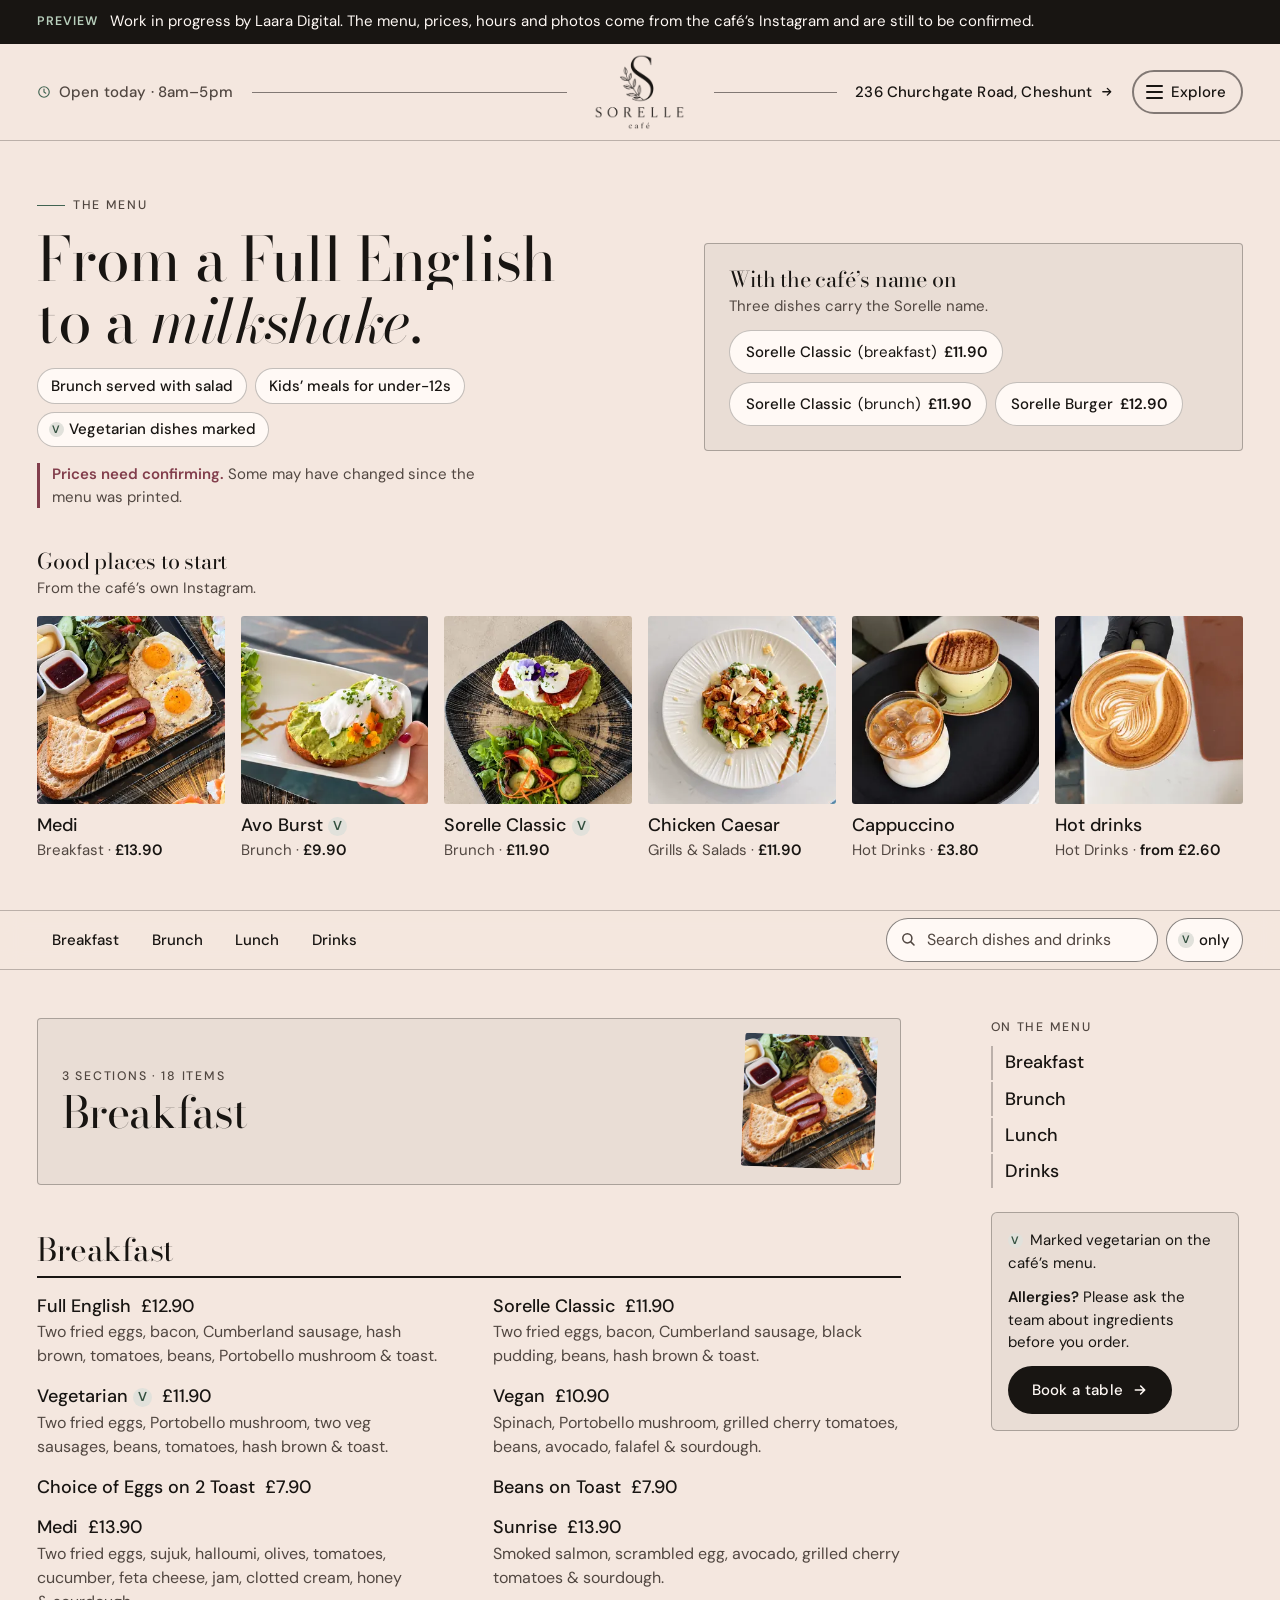
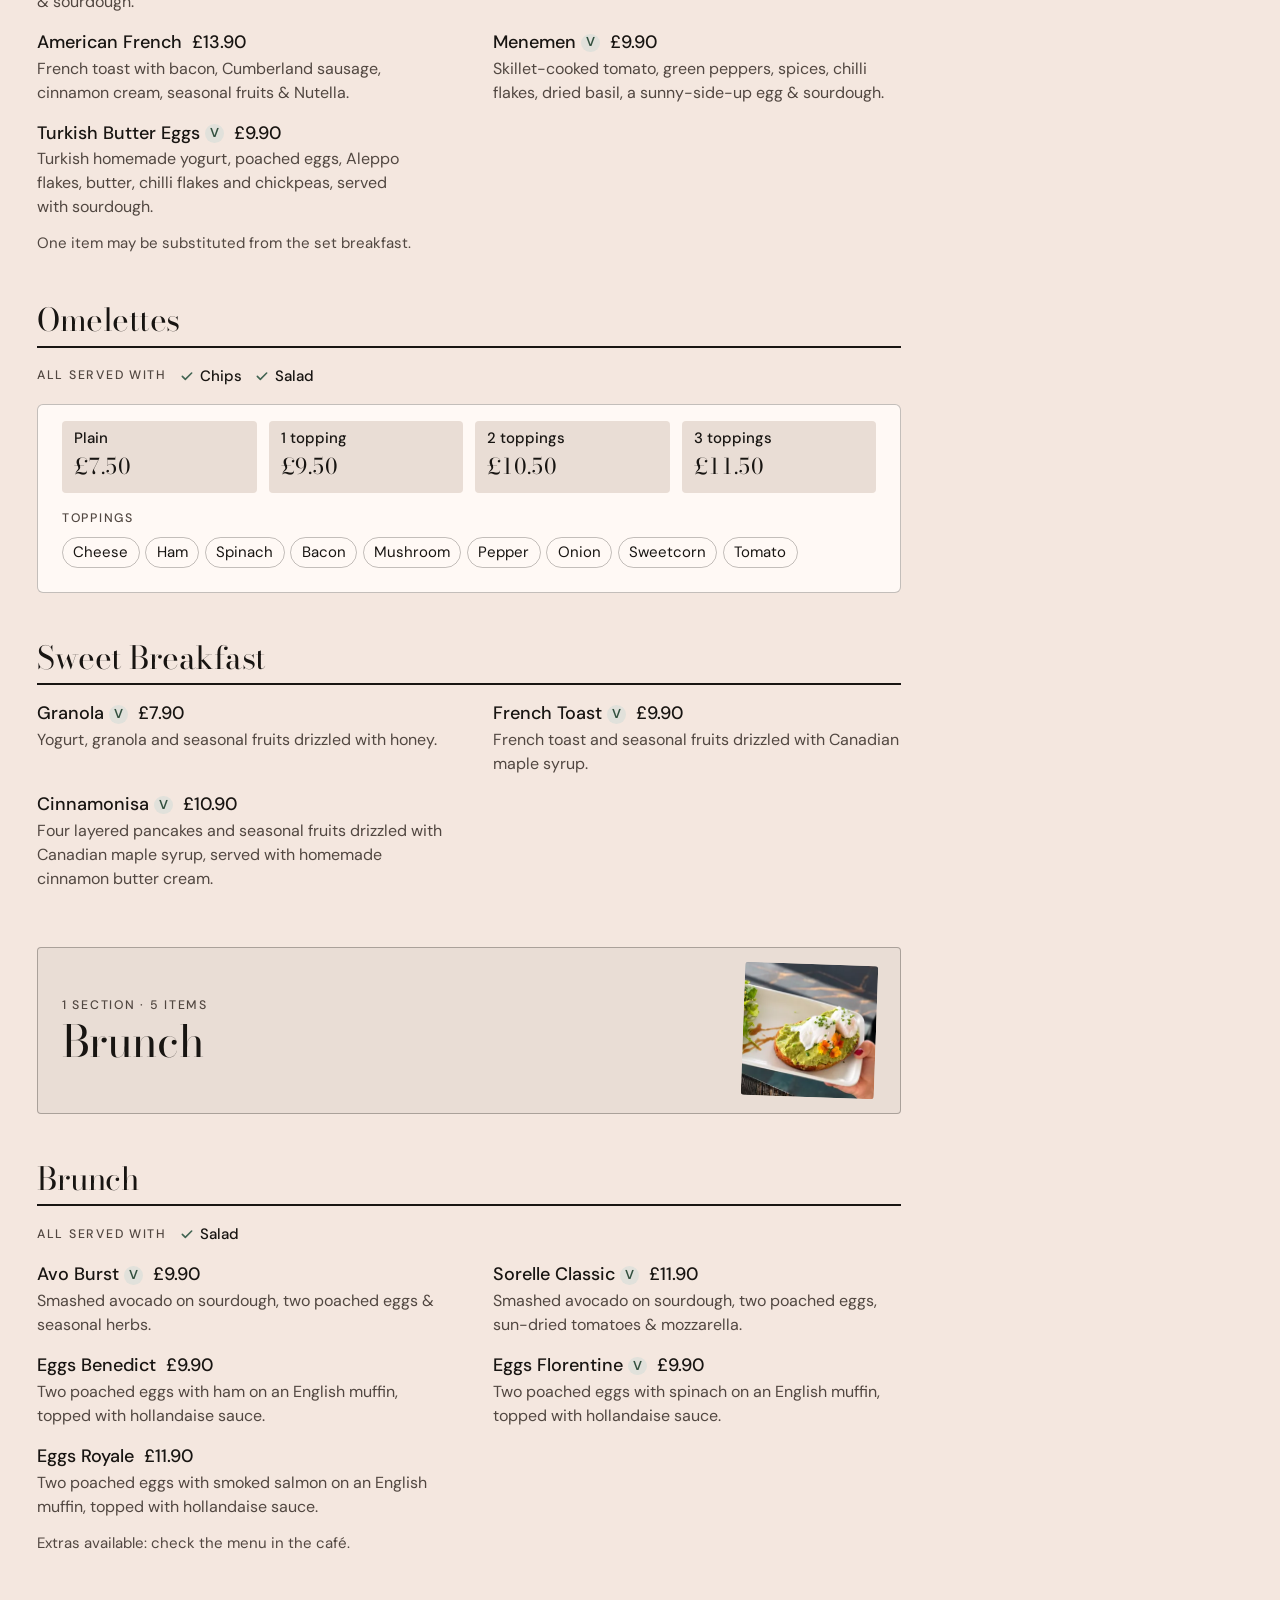
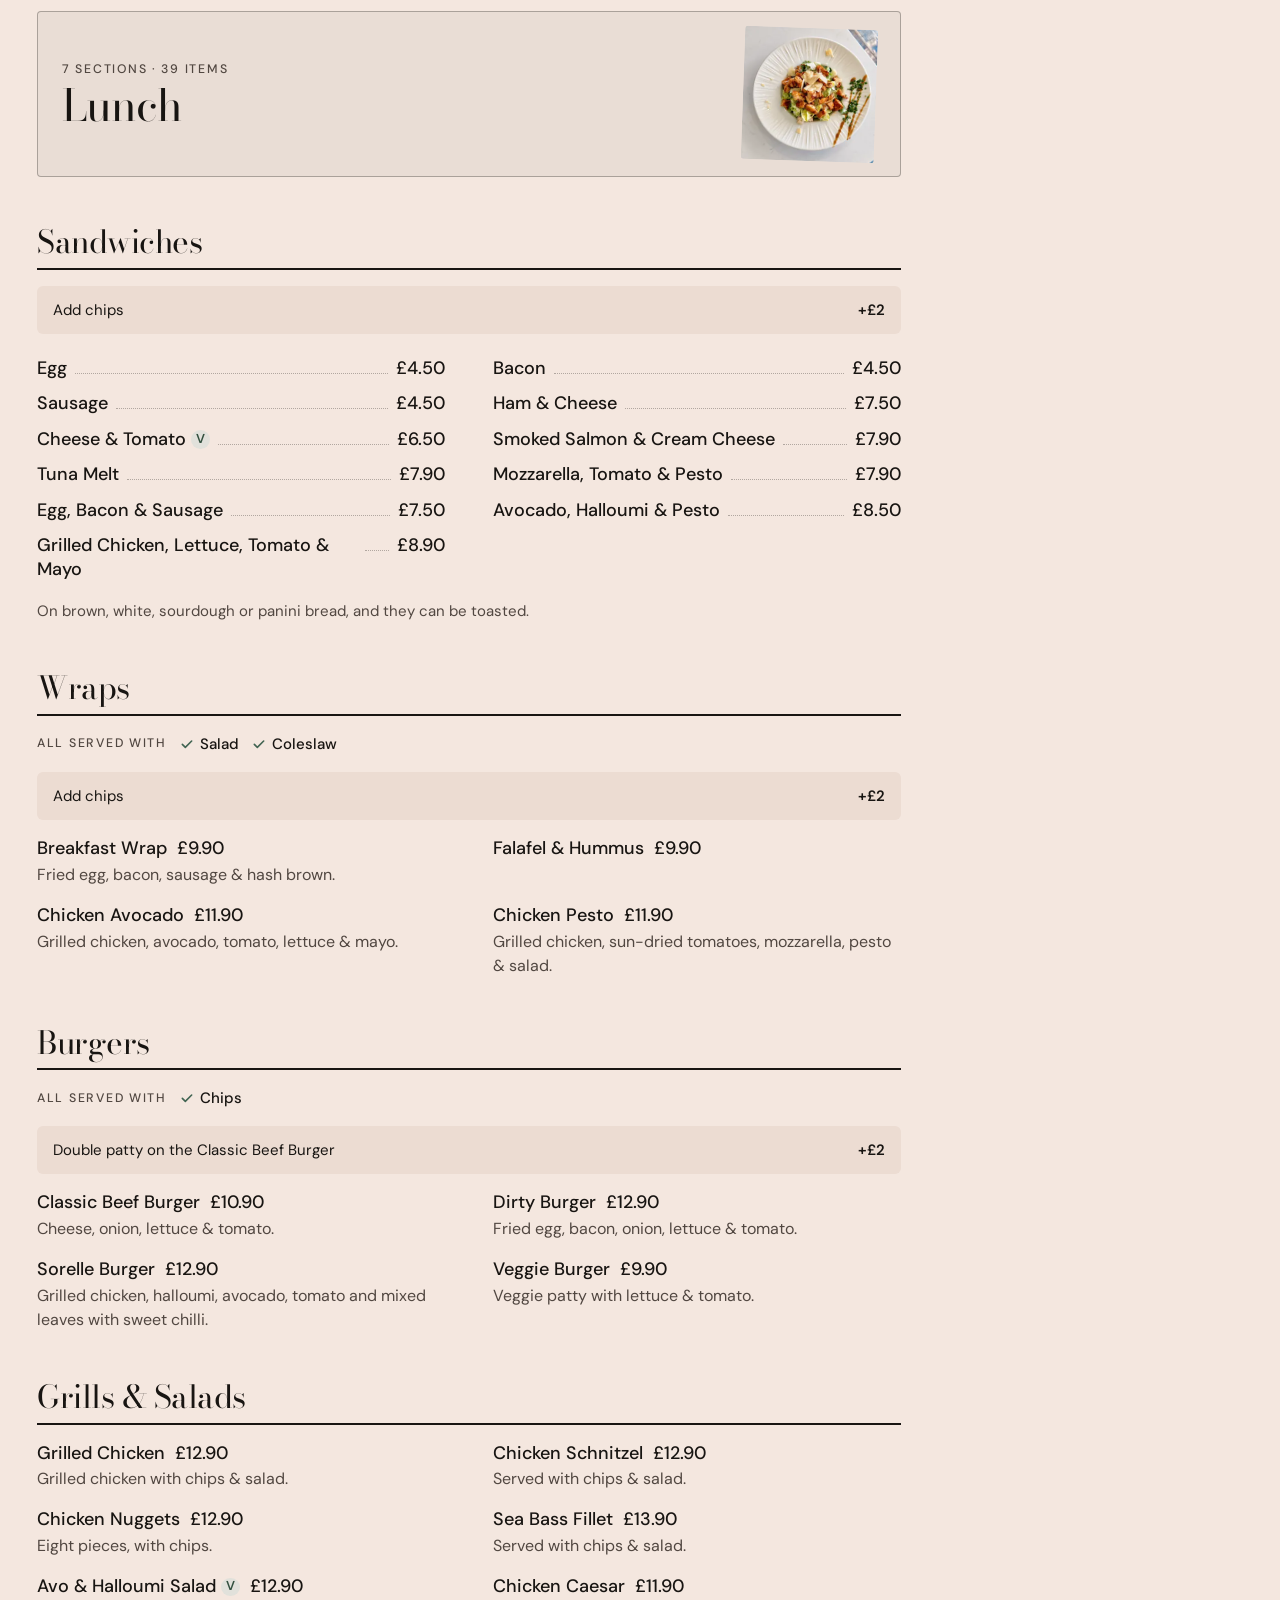
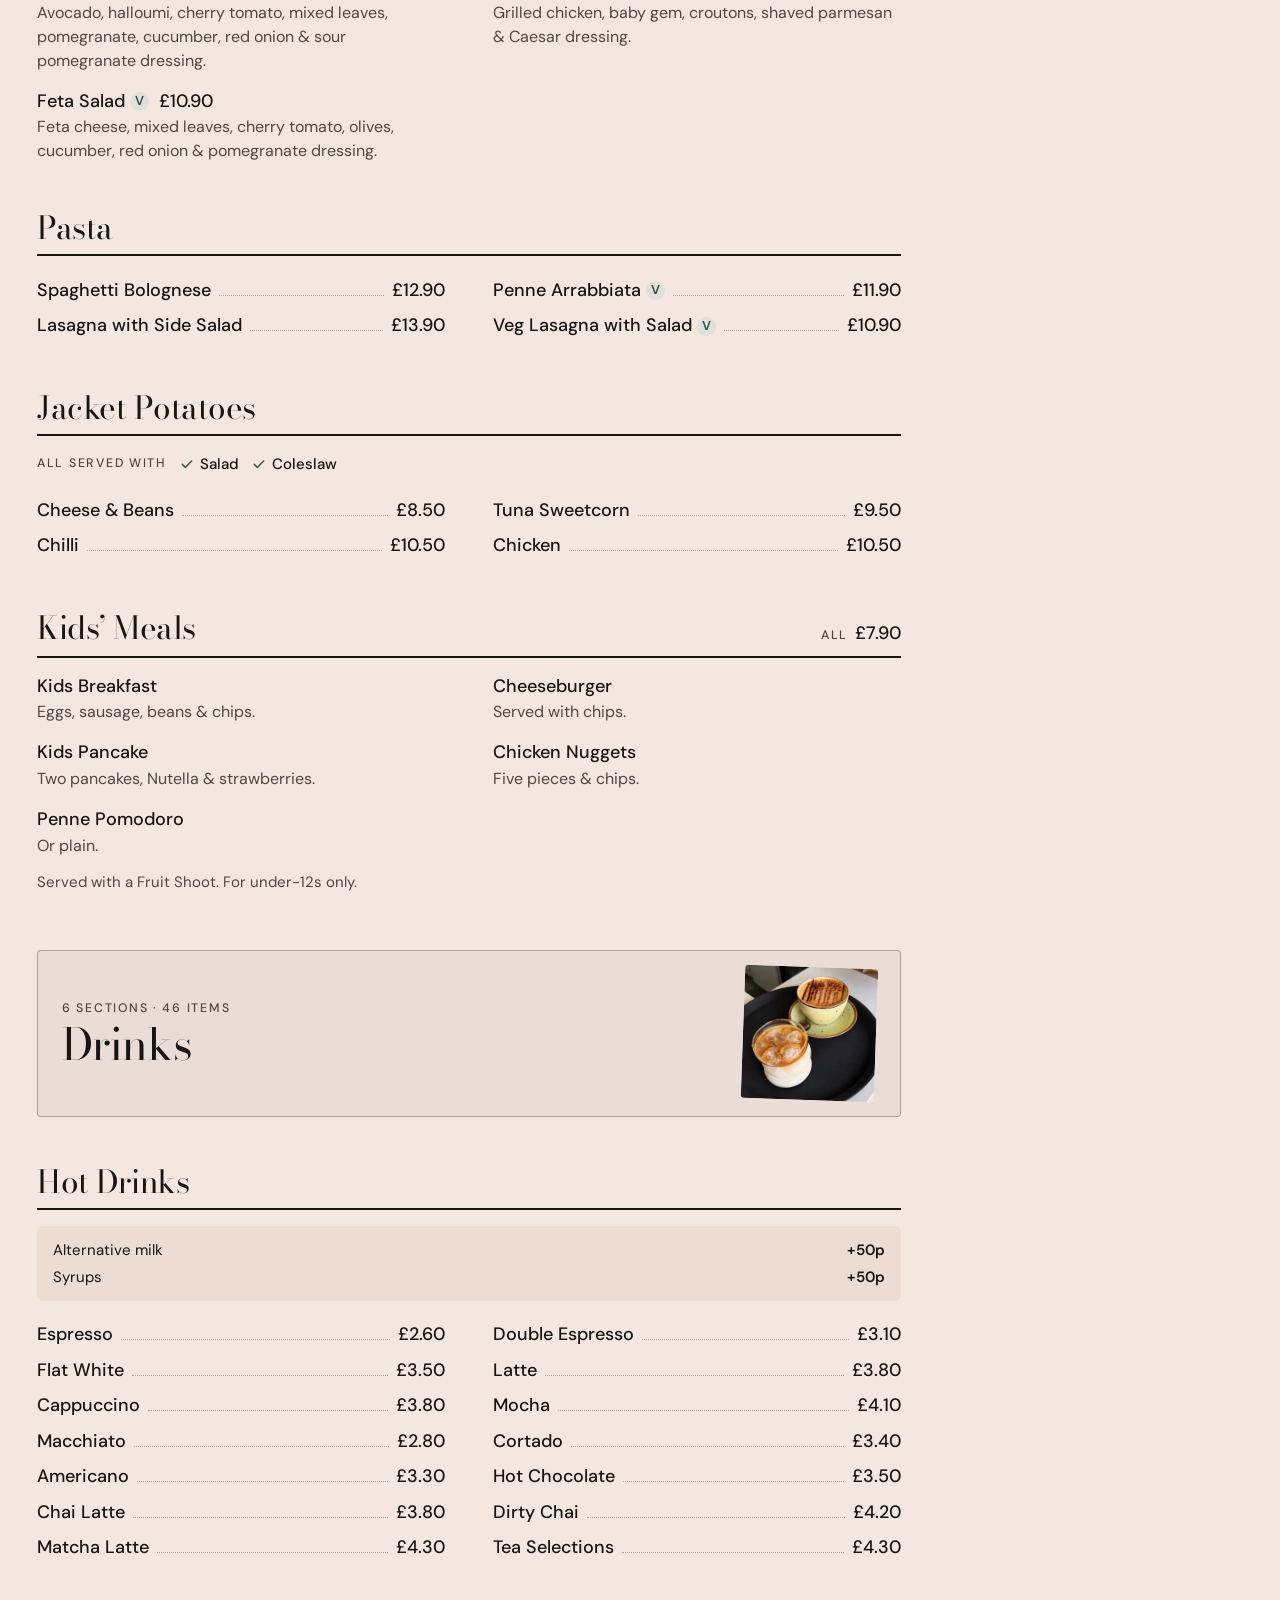
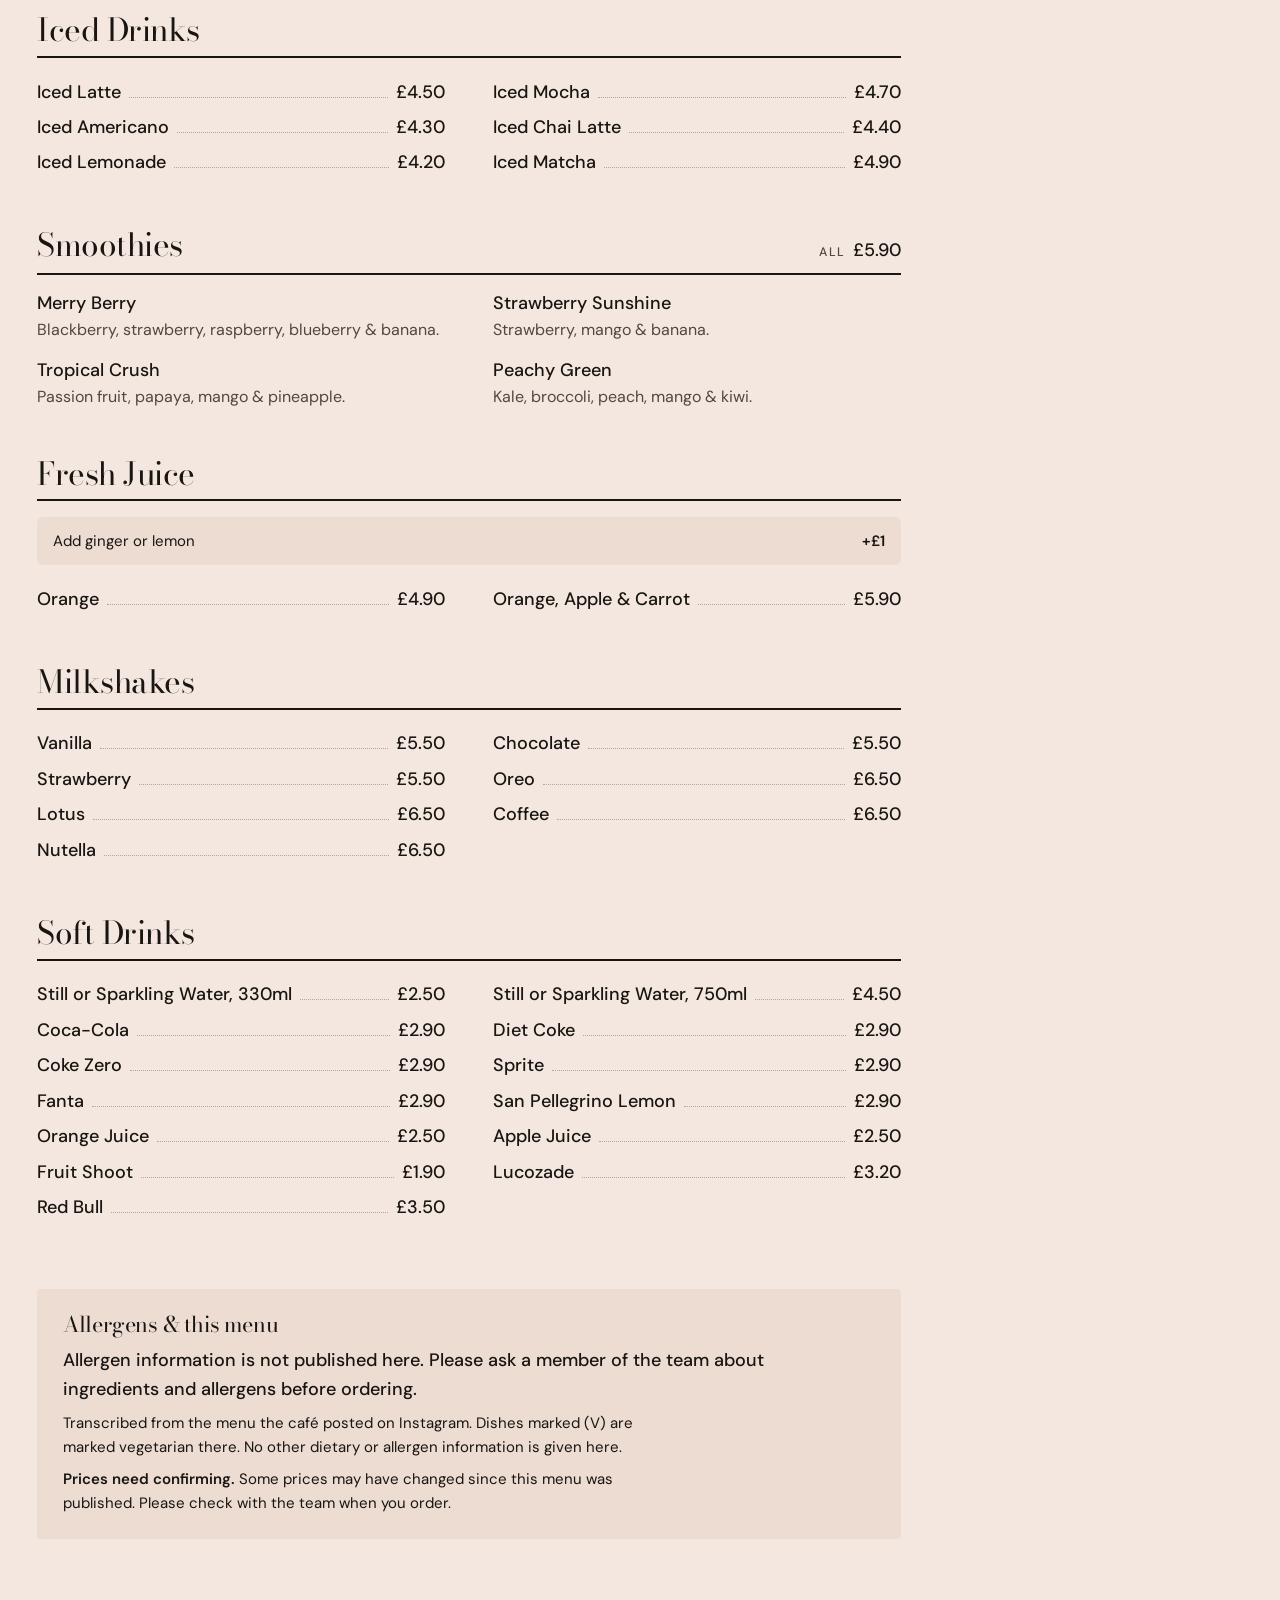
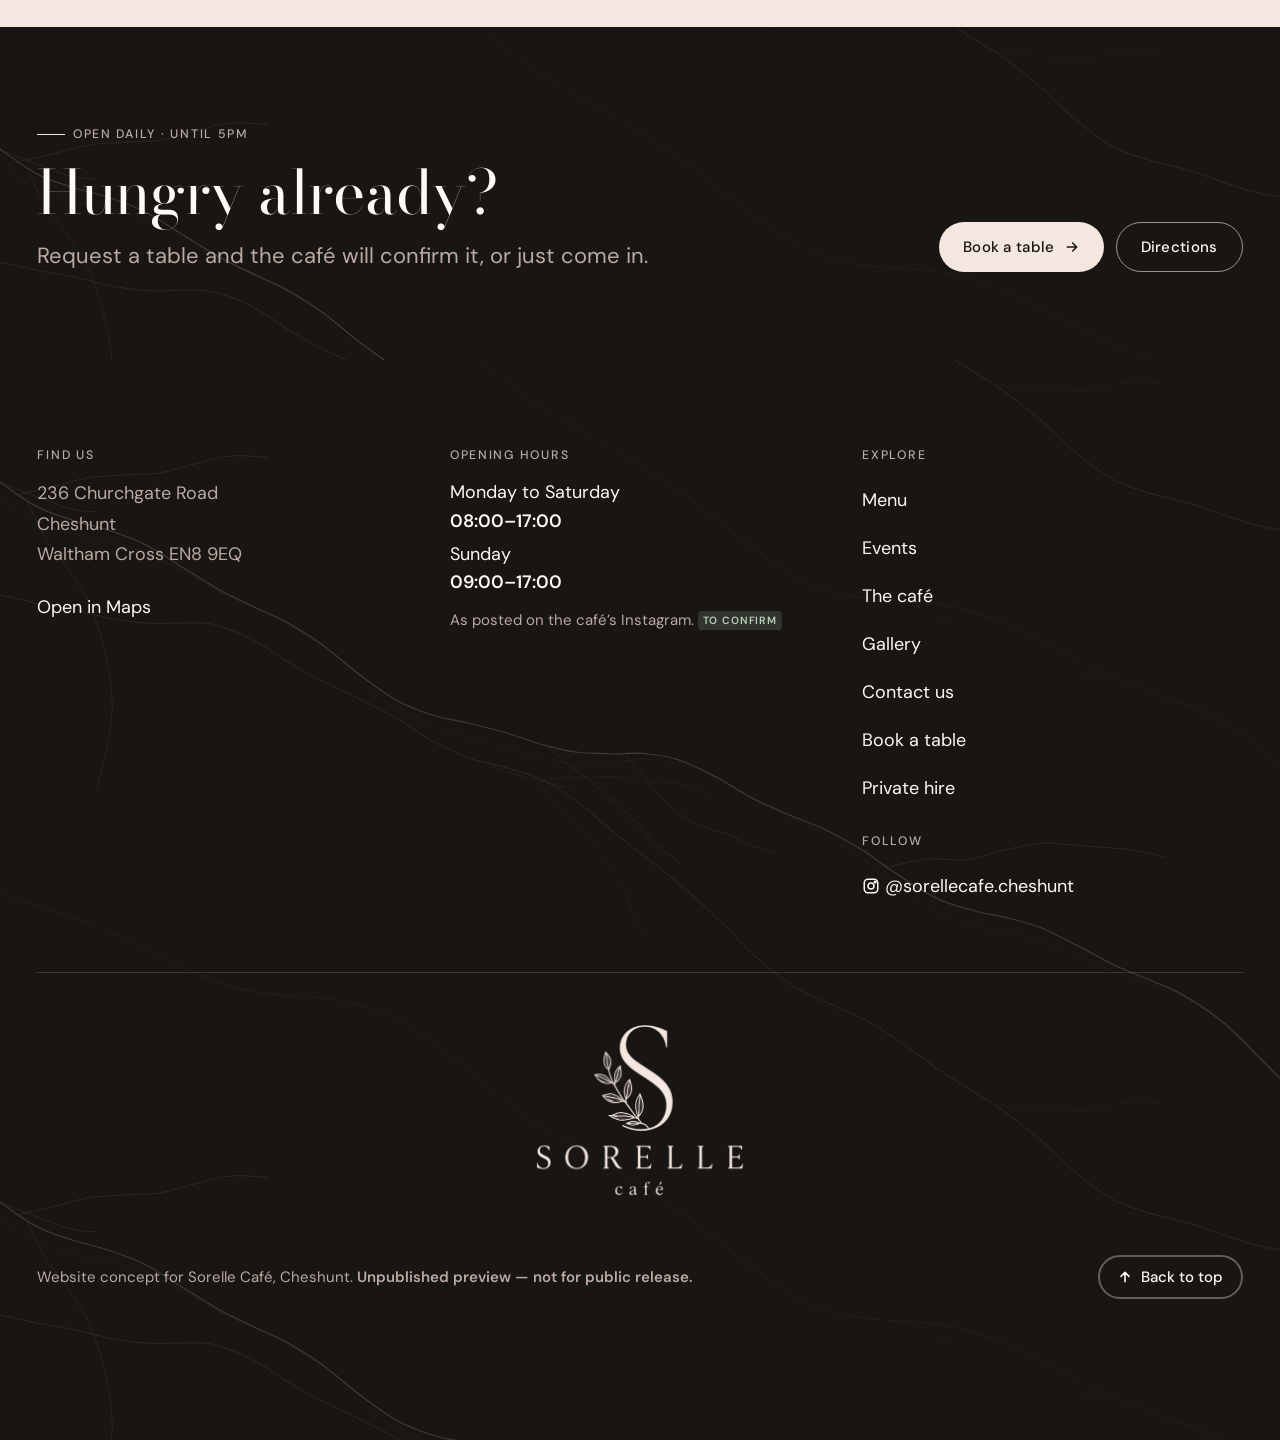
<file: menu.html>
<!doctype html>
<html lang="en-GB">
<head>
<meta charset="utf-8">
<meta name="viewport" content="width=device-width, initial-scale=1, viewport-fit=cover">
<title>Menu — Sorelle Café, Cheshunt</title>
<meta name="description" content="The Sorelle Café menu: breakfast, brunch, lunch and drinks, from a Full English and Turkish eggs to wraps, burgers, smoothies and milkshakes.">

<!-- Unpublished client concept. This must be reviewed deliberately before any
     real launch: remove the noindex and set STATUS.isPreview to false. -->
<meta name="robots" content="noindex, nofollow">

<meta property="og:type" content="website">
<meta property="og:site_name" content="Sorelle Café">
<meta property="og:title" content="Menu — Sorelle Café, Cheshunt">
<meta property="og:description" content="The Sorelle Café menu: breakfast, brunch, lunch and drinks, from a Full English and Turkish eggs to wraps, burgers, smoothies and milkshakes.">
<meta property="og:url" content="https://laaradigital.co.uk/sorellecafe-demo/menu.html">
<meta property="og:image" content="https://laaradigital.co.uk/sorellecafe-demo/media/plates-marble-share-1089.jpg">
<meta property="og:image:width" content="1089">
<meta property="og:image:height" content="572">
<meta property="og:image:alt" content="Brunch on a dark marble table, seen from above: smashed avocado on toast with poached eggs, and two fried eggs with sujuk, grilled halloumi and salad.">
<meta name="twitter:card" content="summary_large_image">
<meta name="theme-color" content="#f4e7df">

<link rel="icon" href="favicon.png" type="image/png" sizes="32x32">
<link rel="apple-touch-icon" href="apple-touch-icon.png">

<link rel="preload" as="font" type="font/woff2" href="fonts/bodoni-moda-latin.woff2" crossorigin>
<link rel="preload" as="font" type="font/woff2" href="fonts/dm-sans-latin.woff2" crossorigin>

<link rel="stylesheet" href="styles/tokens.css">
<link rel="stylesheet" href="styles/base.css">
<link rel="stylesheet" href="styles/components.css">
<link rel="stylesheet" href="styles/sections.css">
<link rel="stylesheet" href="styles/menu-page.css">
<link rel="stylesheet" href="styles/contact.css">
<link rel="stylesheet" href="styles/motion.css">
</head>
<body class="is-menu-page">
<a class="skip-link" href="#main">Skip to content</a>
<div class="preview-bar">
  <div class="shell">
    <b>Preview</b>
    <p>Work in progress by Laara Digital. The menu, prices, hours and photos come from the café’s Instagram and are still to be confirmed.</p>
  </div>
</div>
<span class="header-sentinel" id="header-sentinel" aria-hidden="true"></span>
<header class="site-header" id="site-header">
  <span class="header-progress" id="header-progress" aria-hidden="true"></span>
  <div class="shell header-bar">
    <div class="header-side header-side-start">
      <p class="header-hours" id="header-hours" data-hours="[[[1,2,3,4,5,6],&quot;8am&quot;,&quot;5pm&quot;],[[0],&quot;9am&quot;,&quot;5pm&quot;]]">
        <svg class="icon-clock" viewBox="0 0 24 24" fill="none" stroke="currentColor" stroke-width="2" stroke-linecap="round" stroke-linejoin="round" aria-hidden="true" width="14" height="14"><circle cx="12" cy="12" r="9"/><path d="M12 7v5l3 2"/></svg><span data-hours-text><span class="hours-lead">Open daily · </span>until 5pm</span>
      </p>
      <span class="header-rule" aria-hidden="true"></span>
    </div>
    <a class="wordmark" href="index.html"><span class="logo logo-full" aria-hidden="true"></span><span class="visually-hidden">Sorelle Café</span></a>
    <div class="header-side header-side-end">
      <span class="header-rule" aria-hidden="true"></span>
      <a class="header-place" href="index.html#visit">
        <span>236 Churchgate Road, Cheshunt</span><svg class="arrow" viewBox="0 0 24 24" fill="none" stroke="currentColor" stroke-width="2.4" stroke-linecap="round" stroke-linejoin="round" aria-hidden="true" width="16" height="16"><path d="M5 12h13M13 6l6 6-6 6"/></svg>
      </a>
      <button class="menu-toggle" type="button" id="menu-toggle"
              aria-expanded="false" aria-controls="nav-panel">
        <span class="bars" aria-hidden="true"><i></i><i></i><i></i></span>
        <span class="label">Explore</span>
      </button>
    </div>
  </div>
</header>

<div class="nav-panel u-dark" id="nav-panel" role="dialog" aria-modal="true"
     aria-label="Site navigation" hidden>
  <div class="nav-panel-head">
    <a class="wordmark" href="index.html"><span class="logo logo-wordmark" aria-hidden="true"></span><span class="visually-hidden">Sorelle Café</span></a>
    <button class="nav-panel-close" type="button" id="nav-close" aria-label="Close navigation">
      <svg viewBox="0 0 24 24" fill="none" stroke="currentColor" stroke-width="2.4" stroke-linecap="round" aria-hidden="true"><path d="M6 6l12 12M18 6L6 18"/></svg>
    </button>
  </div>
  <nav aria-label="Main">
    <div class="nav-panel-links">
        <a href="menu.html" aria-current="page">
          Menu<span aria-hidden="true">01</span>
        </a>
        <a href="events.html">
          Events<span aria-hidden="true">02</span>
        </a>
        <a href="index.html#the-cafe" data-nav-section="the-cafe">
          The café<span aria-hidden="true">03</span>
        </a>
        <a href="index.html#gallery" data-nav-section="gallery">
          Gallery<span aria-hidden="true">04</span>
        </a>
        <a href="contact.html" data-nav-section="contact-us">
          Contact us<span aria-hidden="true">05</span>
        </a>
    </div>
  </nav>
  <div class="nav-panel-foot">
    <div class="row">
      <a class="btn" href="contact.html#book" data-contact-open="book">Book a table</a>
      
      <a class="btn btn-secondary" href="https://www.google.com/maps/search/?api=1&amp;query=Sorelle%20Caf%C3%A9%2C%20236%20Churchgate%20Road%2C%20Cheshunt%2C%20Waltham%20Cross%20EN8%209EQ"
         target="_blank" rel="noopener">Directions</a>
    </div>
    <address>
      236 Churchgate Road<br>
      Cheshunt, Waltham Cross EN8 9EQ
    </address>
  </div>
</div>

<main id="main">
<section class="m-hero motif motif-dark" id="top">
  <div class="shell">
    <div class="m-hero-grid">
      <div class="m-hero-copy" data-reveal="drop">
        <p class="eyebrow">The menu</p>
        <h1 data-lines>
          <span class="line"><span>From a Full English</span></span>
          <span class="line"><span>to a <em>milkshake</em>.</span></span>
        </h1>
        <ul class="m-facts">
          <li>Brunch served with salad</li>
          <li>Kids’ meals for under-12s</li>
          <li><span class="m-tag" aria-hidden="true">V</span> Vegetarian dishes marked</li>
        </ul>
        <p class="m-price-flag" role="note">
          <strong>Prices need confirming.</strong> Some may have changed since the menu was printed.
        </p>
      </div>
      <div class="m-spotlight">
      <h2 id="m-spotlight-h">With the café’s name on</h2>
      <p>Three dishes carry the Sorelle name.</p>
      <ul class="m-spotlight-list">
        <li><a href="#breakfast--sorelle-classic">Sorelle Classic <span class="m-spotlight-where">(breakfast)</span> <b>£11.90</b></a></li>
        <li><a href="#brunch--sorelle-classic">Sorelle Classic <span class="m-spotlight-where">(brunch)</span> <b>£11.90</b></a></li>
        <li><a href="#burgers--sorelle-burger">Sorelle Burger <b>£12.90</b></a></li>
      </ul>
    </div>
    </div>
    <div class="m-favs">
    <div class="m-strip-head">
      <h2 id="m-favs-h">Good places to start</h2>
      <p>From the café’s own Instagram.</p>
    </div>
    <ul class="m-fav-list" tabindex="0" aria-label="Photographed dishes, scrolls sideways">
      <li>
        <a class="m-fav" href="#breakfast--medi">
          <picture class="frame m-fav-photo" style="--ph:#947051;">
  <source type="image/webp" srcset="media/breakfast-medi-square-300.webp 300w, media/breakfast-medi-square-480.webp 480w, media/breakfast-medi-square-640.webp 640w, media/breakfast-medi-square-700.webp 700w" sizes="(min-width: 64rem) 13rem, 11rem">
  <img src="media/breakfast-medi-square-480.jpg" srcset="media/breakfast-medi-square-300.jpg 300w, media/breakfast-medi-square-480.jpg 480w, media/breakfast-medi-square-640.jpg 640w, media/breakfast-medi-square-700.jpg 700w" sizes="(min-width: 64rem) 13rem, 11rem"
       width="700" height="700" alt=""
       loading="lazy" decoding="async">
</picture>
          <span class="m-fav-name">Medi</span>
          <span class="m-fav-meta">Breakfast · <b>£13.90</b></span>
        </a>
      </li>
      <li>
        <a class="m-fav" href="#brunch--avo-burst">
          <picture class="frame m-fav-photo" style="--ph:#948764;">
  <source type="image/webp" srcset="media/brunch-avo-burst-square-300.webp 300w, media/brunch-avo-burst-square-480.webp 480w, media/brunch-avo-burst-square-600.webp 600w" sizes="(min-width: 64rem) 13rem, 11rem">
  <img src="media/brunch-avo-burst-square-480.jpg" srcset="media/brunch-avo-burst-square-300.jpg 300w, media/brunch-avo-burst-square-480.jpg 480w, media/brunch-avo-burst-square-600.jpg 600w" sizes="(min-width: 64rem) 13rem, 11rem"
       width="600" height="600" alt=""
       loading="lazy" decoding="async">
</picture>
          <span class="m-fav-name">Avo Burst<span class="m-tag" title="Marked vegetarian on the printed menu"><span aria-hidden="true">V</span><span class="visually-hidden">(vegetarian)</span></span></span>
          <span class="m-fav-meta">Brunch · <b>£9.90</b></span>
        </a>
      </li>
      <li>
        <a class="m-fav" href="#brunch--sorelle-classic">
          <picture class="frame m-fav-photo" style="--ph:#887a57;">
  <source type="image/webp" srcset="media/brunch-sorelle-classic-square-300.webp 300w, media/brunch-sorelle-classic-square-480.webp 480w, media/brunch-sorelle-classic-square-640.webp 640w, media/brunch-sorelle-classic-square-1095.webp 1095w" sizes="(min-width: 64rem) 13rem, 11rem">
  <img src="media/brunch-sorelle-classic-square-480.jpg" srcset="media/brunch-sorelle-classic-square-300.jpg 300w, media/brunch-sorelle-classic-square-480.jpg 480w, media/brunch-sorelle-classic-square-640.jpg 640w, media/brunch-sorelle-classic-square-1095.jpg 1095w" sizes="(min-width: 64rem) 13rem, 11rem"
       width="1095" height="1095" alt=""
       loading="lazy" decoding="async">
</picture>
          <span class="m-fav-name">Sorelle Classic<span class="m-tag" title="Marked vegetarian on the printed menu"><span aria-hidden="true">V</span><span class="visually-hidden">(vegetarian)</span></span></span>
          <span class="m-fav-meta">Brunch · <b>£11.90</b></span>
        </a>
      </li>
      <li>
        <a class="m-fav" href="#grills-salads--chicken-caesar">
          <picture class="frame m-fav-photo" style="--ph:#c4b49d;">
  <source type="image/webp" srcset="media/lunch-chicken-caesar-square-300.webp 300w, media/lunch-chicken-caesar-square-480.webp 480w, media/lunch-chicken-caesar-square-640.webp 640w, media/lunch-chicken-caesar-square-1197.webp 1197w" sizes="(min-width: 64rem) 13rem, 11rem">
  <img src="media/lunch-chicken-caesar-square-480.jpg" srcset="media/lunch-chicken-caesar-square-300.jpg 300w, media/lunch-chicken-caesar-square-480.jpg 480w, media/lunch-chicken-caesar-square-640.jpg 640w, media/lunch-chicken-caesar-square-1197.jpg 1197w" sizes="(min-width: 64rem) 13rem, 11rem"
       width="1197" height="1197" alt=""
       loading="lazy" decoding="async">
</picture>
          <span class="m-fav-name">Chicken Caesar</span>
          <span class="m-fav-meta">Grills &amp; Salads · <b>£11.90</b></span>
        </a>
      </li>
      <li>
        <a class="m-fav" href="#hot-drinks--cappuccino">
          <picture class="frame m-fav-photo" style="--ph:#746453;">
  <source type="image/webp" srcset="media/coffee-tray-square-300.webp 300w, media/coffee-tray-square-480.webp 480w, media/coffee-tray-square-640.webp 640w, media/coffee-tray-square-1074.webp 1074w" sizes="(min-width: 64rem) 13rem, 11rem">
  <img src="media/coffee-tray-square-480.jpg" srcset="media/coffee-tray-square-300.jpg 300w, media/coffee-tray-square-480.jpg 480w, media/coffee-tray-square-640.jpg 640w, media/coffee-tray-square-1074.jpg 1074w" sizes="(min-width: 64rem) 13rem, 11rem"
       width="1074" height="1074" alt=""
       loading="lazy" decoding="async">
</picture>
          <span class="m-fav-name">Cappuccino</span>
          <span class="m-fav-meta">Hot Drinks · <b>£3.80</b></span>
        </a>
      </li>
      <li>
        <a class="m-fav" href="#hot-drinks">
          <picture class="frame m-fav-photo" style="--ph:#a48873;">
  <source type="image/webp" srcset="media/coffee-latte-art-square-300.webp 300w, media/coffee-latte-art-square-480.webp 480w, media/coffee-latte-art-square-640.webp 640w, media/coffee-latte-art-square-959.webp 959w" sizes="(min-width: 64rem) 13rem, 11rem">
  <img src="media/coffee-latte-art-square-480.jpg" srcset="media/coffee-latte-art-square-300.jpg 300w, media/coffee-latte-art-square-480.jpg 480w, media/coffee-latte-art-square-640.jpg 640w, media/coffee-latte-art-square-959.jpg 959w" sizes="(min-width: 64rem) 13rem, 11rem"
       width="959" height="959" alt=""
       loading="lazy" decoding="async">
</picture>
          <span class="m-fav-name">Hot drinks</span>
          <span class="m-fav-meta">Hot Drinks · <b>from £2.60</b></span>
        </a>
      </li>
    </ul>
  </div>
  </div>
</section>

<span class="m-bar-sentinel" id="m-bar-sentinel" aria-hidden="true"></span>
<div class="m-bar" id="m-bar">
  <div class="shell m-bar-inner">
    <nav class="m-bar-courses" aria-label="Menu courses">
      <ul>
          <li><a href="#course-breakfast" data-spy="course-breakfast">Breakfast</a></li>
          <li><a href="#course-brunch" data-spy="course-brunch">Brunch</a></li>
          <li><a href="#course-lunch" data-spy="course-lunch">Lunch</a></li>
          <li><a href="#course-drinks" data-spy="course-drinks">Drinks</a></li>
      </ul>
    </nav>
    <div class="m-tools" hidden>
      <div class="m-search" id="m-search" role="search">
        <label class="visually-hidden" for="m-q">Search the menu</label>
        <span class="m-search-icon" aria-hidden="true"><svg viewBox="0 0 24 24" fill="none" stroke="currentColor" stroke-width="2.2" stroke-linecap="round" stroke-linejoin="round" aria-hidden="true"><circle cx="10.5" cy="10.5" r="6.5"/><path d="M15.5 15.5 20 20"/></svg></span>
        <input id="m-q" type="search" placeholder="Search dishes and drinks" autocomplete="off" enterkeyhint="search" spellcheck="false">
      </div>
      <button class="m-tool m-veg" type="button" id="m-veg" aria-pressed="false"
              title="Show only dishes marked (V) on the printed menu">
        <span class="m-tag" aria-hidden="true">V</span><span class="visually-hidden">Show </span><span class="m-veg-label">only</span><span class="visually-hidden"> vegetarian dishes</span>
      </button>
      <button class="m-tool m-search-toggle" type="button" id="m-search-toggle"
              aria-expanded="false" aria-controls="m-search" aria-label="Search the menu"><span class="m-icon-open"><svg viewBox="0 0 24 24" fill="none" stroke="currentColor" stroke-width="2.2" stroke-linecap="round" stroke-linejoin="round" aria-hidden="true"><circle cx="10.5" cy="10.5" r="6.5"/><path d="M15.5 15.5 20 20"/></svg></span><span class="m-icon-close"><svg viewBox="0 0 24 24" fill="none" stroke="currentColor" stroke-width="2.4" stroke-linecap="round" aria-hidden="true"><path d="M6 6l12 12M18 6L6 18"/></svg></span></button>
    </div>
  </div>
</div>

<div class="shell m-layout">
  <div class="m-main">
    <div class="m-results" id="m-results">
      <p class="m-status" id="m-status" role="status"></p>
      <button class="btn btn-secondary m-clear" type="button" id="m-clear" hidden>Clear</button>
    </div>
    <p class="m-empty" id="m-empty" hidden>
      Nothing on the menu matches that. Try a single word, like “eggs” or “latte”,
      or <a href="contact.html#message" data-contact-open="message">ask the café</a>.
    </p>

    <section class="m-course" id="course-breakfast" data-course="breakfast" aria-labelledby="h-course-breakfast">
    <header class="m-course-head has-photo">
      <div class="m-course-copy">
        <p class="m-course-count">3 sections · 18 items</p>
        <h2 id="h-course-breakfast">Breakfast</h2>
        <ul class="m-course-sections" aria-label="Breakfast sections">
          <li><a href="#breakfast">Breakfast</a></li>
          <li><a href="#omelettes">Omelettes</a></li>
          <li><a href="#sweet-breakfast">Sweet Breakfast</a></li>
        </ul>
      </div>
      <picture class="frame m-course-photo" style="--ph:#947051;">
  <source type="image/webp" srcset="media/breakfast-medi-square-300.webp 300w, media/breakfast-medi-square-480.webp 480w, media/breakfast-medi-square-640.webp 640w, media/breakfast-medi-square-700.webp 700w" sizes="(min-width: 40rem) 10rem, 6rem">
  <img src="media/breakfast-medi-square-480.jpg" srcset="media/breakfast-medi-square-300.jpg 300w, media/breakfast-medi-square-480.jpg 480w, media/breakfast-medi-square-640.jpg 640w, media/breakfast-medi-square-700.jpg 700w" sizes="(min-width: 40rem) 10rem, 6rem"
       width="700" height="700" alt=""
       loading="lazy" decoding="async">
</picture>
    </header>
    <section class="m-section m-layout-dishes" id="breakfast" data-course="breakfast" aria-labelledby="h-breakfast" style="view-transition-name: cat-breakfast">
      <div class="m-section-head">
        <h3 id="h-breakfast">Breakfast</h3>
        
      </div>
      <p class="m-note">One item may be substituted from the set breakfast.</p>
      <ul class="m-dishes">
        <li class="m-dish" id="breakfast--full-english" data-item>
          <p class="m-dish-line"><span class="m-dish-name">Full English</span><span class="m-dish-price">£12.90</span></p>
          <p class="m-dish-desc">Two fried eggs, bacon, Cumberland sausage, hash brown, tomatoes, beans, Portobello mushroom &amp; toast.</p>
        </li>
        <li class="m-dish" id="breakfast--sorelle-classic" data-item>
          <p class="m-dish-line"><span class="m-dish-name">Sorelle Classic</span><span class="m-dish-price">£11.90</span></p>
          <p class="m-dish-desc">Two fried eggs, bacon, Cumberland sausage, black pudding, beans, hash brown &amp; toast.</p>
        </li>
        <li class="m-dish" id="breakfast--vegetarian" data-item data-v>
          <p class="m-dish-line"><span class="m-dish-name">Vegetarian</span><span class="m-tag" title="Marked vegetarian on the printed menu"><span aria-hidden="true">V</span><span class="visually-hidden">(vegetarian)</span></span><span class="m-dish-price">£11.90</span></p>
          <p class="m-dish-desc">Two fried eggs, Portobello mushroom, two veg sausages, beans, tomatoes, hash brown &amp; toast.</p>
        </li>
        <li class="m-dish" id="breakfast--vegan" data-item>
          <p class="m-dish-line"><span class="m-dish-name">Vegan</span><span class="m-dish-price">£10.90</span></p>
          <p class="m-dish-desc">Spinach, Portobello mushroom, grilled cherry tomatoes, beans, avocado, falafel &amp; sourdough.</p>
        </li>
        <li class="m-dish" id="breakfast--choice-of-eggs-on-2-toast" data-item>
          <p class="m-dish-line"><span class="m-dish-name">Choice of Eggs on 2 Toast</span><span class="m-dish-price">£7.90</span></p>
          
        </li>
        <li class="m-dish" id="breakfast--beans-on-toast" data-item>
          <p class="m-dish-line"><span class="m-dish-name">Beans on Toast</span><span class="m-dish-price">£7.90</span></p>
          
        </li>
        <li class="m-dish" id="breakfast--medi" data-item>
          <p class="m-dish-line"><span class="m-dish-name">Medi</span><span class="m-dish-price">£13.90</span></p>
          <p class="m-dish-desc">Two fried eggs, sujuk, halloumi, olives, tomatoes, cucumber, feta cheese, jam, clotted cream, honey &amp; sourdough.</p>
        </li>
        <li class="m-dish" id="breakfast--sunrise" data-item>
          <p class="m-dish-line"><span class="m-dish-name">Sunrise</span><span class="m-dish-price">£13.90</span></p>
          <p class="m-dish-desc">Smoked salmon, scrambled egg, avocado, grilled cherry tomatoes &amp; sourdough.</p>
        </li>
        <li class="m-dish" id="breakfast--american-french" data-item>
          <p class="m-dish-line"><span class="m-dish-name">American French</span><span class="m-dish-price">£13.90</span></p>
          <p class="m-dish-desc">French toast with bacon, Cumberland sausage, cinnamon cream, seasonal fruits &amp; Nutella.</p>
        </li>
        <li class="m-dish" id="breakfast--menemen" data-item data-v>
          <p class="m-dish-line"><span class="m-dish-name">Menemen</span><span class="m-tag" title="Marked vegetarian on the printed menu"><span aria-hidden="true">V</span><span class="visually-hidden">(vegetarian)</span></span><span class="m-dish-price">£9.90</span></p>
          <p class="m-dish-desc">Skillet-cooked tomato, green peppers, spices, chilli flakes, dried basil, a sunny-side-up egg &amp; sourdough.</p>
        </li>
        <li class="m-dish" id="breakfast--turkish-butter-eggs" data-item data-v>
          <p class="m-dish-line"><span class="m-dish-name">Turkish Butter Eggs</span><span class="m-tag" title="Marked vegetarian on the printed menu"><span aria-hidden="true">V</span><span class="visually-hidden">(vegetarian)</span></span><span class="m-dish-price">£9.90</span></p>
          <p class="m-dish-desc">Turkish homemade yogurt, poached eggs, Aleppo flakes, butter, chilli flakes and chickpeas, served with sourdough.</p>
        </li>
      </ul>
    </section>

    <section class="m-section m-layout-build" id="omelettes" data-course="breakfast" aria-labelledby="h-omelettes">
      <div class="m-section-head">
        <h3 id="h-omelettes">Omelettes</h3>
        
      </div>
      <div class="m-includes">
        <p class="m-mini-label">All served with</p>
        <ul><li><svg viewBox="0 0 24 24" fill="none" stroke="currentColor" stroke-width="2.4" stroke-linecap="round" stroke-linejoin="round" aria-hidden="true"><path d="M5 12.5l4.5 4.5L19 7.5"/></svg>Chips</li><li><svg viewBox="0 0 24 24" fill="none" stroke="currentColor" stroke-width="2.4" stroke-linecap="round" stroke-linejoin="round" aria-hidden="true"><path d="M5 12.5l4.5 4.5L19 7.5"/></svg>Salad</li></ul>
      </div>
      <div class="m-build" id="omelettes--plain-omelette" data-item>
        <dl class="m-ladder">
          <div><dt>Plain</dt><dd>£7.50</dd></div>
          <div id="omelettes--omelette-with-1-topping"><dt>1 topping</dt><dd>£9.50</dd></div>
          <div id="omelettes--omelette-with-2-toppings"><dt>2 toppings</dt><dd>£10.50</dd></div>
          <div id="omelettes--omelette-with-3-toppings"><dt>3 toppings</dt><dd>£11.50</dd></div>
        </dl>
        
        <div class="m-options">
          <p class="m-mini-label">Toppings</p>
          <ul><li>Cheese</li><li>Ham</li><li>Spinach</li><li>Bacon</li><li>Mushroom</li><li>Pepper</li><li>Onion</li><li>Sweetcorn</li><li>Tomato</li></ul>
        </div>
      </div>
    </section>

    <section class="m-section m-layout-dishes" id="sweet-breakfast" data-course="breakfast" aria-labelledby="h-sweet-breakfast">
      <div class="m-section-head">
        <h3 id="h-sweet-breakfast">Sweet Breakfast</h3>
        
      </div>
      
      <ul class="m-dishes">
        <li class="m-dish" id="sweet-breakfast--granola" data-item data-v>
          <p class="m-dish-line"><span class="m-dish-name">Granola</span><span class="m-tag" title="Marked vegetarian on the printed menu"><span aria-hidden="true">V</span><span class="visually-hidden">(vegetarian)</span></span><span class="m-dish-price">£7.90</span></p>
          <p class="m-dish-desc">Yogurt, granola and seasonal fruits drizzled with honey.</p>
        </li>
        <li class="m-dish" id="sweet-breakfast--french-toast" data-item data-v>
          <p class="m-dish-line"><span class="m-dish-name">French Toast</span><span class="m-tag" title="Marked vegetarian on the printed menu"><span aria-hidden="true">V</span><span class="visually-hidden">(vegetarian)</span></span><span class="m-dish-price">£9.90</span></p>
          <p class="m-dish-desc">French toast and seasonal fruits drizzled with Canadian maple syrup.</p>
        </li>
        <li class="m-dish" id="sweet-breakfast--cinnamonisa" data-item data-v>
          <p class="m-dish-line"><span class="m-dish-name">Cinnamonisa</span><span class="m-tag" title="Marked vegetarian on the printed menu"><span aria-hidden="true">V</span><span class="visually-hidden">(vegetarian)</span></span><span class="m-dish-price">£10.90</span></p>
          <p class="m-dish-desc">Four layered pancakes and seasonal fruits drizzled with Canadian maple syrup, served with homemade cinnamon butter cream.</p>
        </li>
      </ul>
    </section>
  </section>

    <section class="m-course" id="course-brunch" data-course="brunch" aria-labelledby="h-course-brunch">
    <header class="m-course-head has-photo">
      <div class="m-course-copy">
        <p class="m-course-count">1 section · 5 items</p>
        <h2 id="h-course-brunch">Brunch</h2>
        <ul class="m-course-sections" aria-label="Brunch sections">
          <li><a href="#brunch">Brunch</a></li>
        </ul>
      </div>
      <picture class="frame m-course-photo" style="--ph:#948764;">
  <source type="image/webp" srcset="media/brunch-avo-burst-square-300.webp 300w, media/brunch-avo-burst-square-480.webp 480w, media/brunch-avo-burst-square-600.webp 600w" sizes="(min-width: 40rem) 10rem, 6rem">
  <img src="media/brunch-avo-burst-square-480.jpg" srcset="media/brunch-avo-burst-square-300.jpg 300w, media/brunch-avo-burst-square-480.jpg 480w, media/brunch-avo-burst-square-600.jpg 600w" sizes="(min-width: 40rem) 10rem, 6rem"
       width="600" height="600" alt=""
       loading="lazy" decoding="async">
</picture>
    </header>
    <section class="m-section m-layout-dishes" id="brunch" data-course="brunch" aria-labelledby="h-brunch" style="view-transition-name: cat-brunch">
      <div class="m-section-head">
        <h3 id="h-brunch">Brunch</h3>
        
      </div>
      <div class="m-includes">
        <p class="m-mini-label">All served with</p>
        <ul><li><svg viewBox="0 0 24 24" fill="none" stroke="currentColor" stroke-width="2.4" stroke-linecap="round" stroke-linejoin="round" aria-hidden="true"><path d="M5 12.5l4.5 4.5L19 7.5"/></svg>Salad</li></ul>
      </div>
      <p class="m-note">Extras available: check the menu in the café.</p>
      <ul class="m-dishes">
        <li class="m-dish" id="brunch--avo-burst" data-item data-v>
          <p class="m-dish-line"><span class="m-dish-name">Avo Burst</span><span class="m-tag" title="Marked vegetarian on the printed menu"><span aria-hidden="true">V</span><span class="visually-hidden">(vegetarian)</span></span><span class="m-dish-price">£9.90</span></p>
          <p class="m-dish-desc">Smashed avocado on sourdough, two poached eggs &amp; seasonal herbs.</p>
        </li>
        <li class="m-dish" id="brunch--sorelle-classic" data-item data-v>
          <p class="m-dish-line"><span class="m-dish-name">Sorelle Classic</span><span class="m-tag" title="Marked vegetarian on the printed menu"><span aria-hidden="true">V</span><span class="visually-hidden">(vegetarian)</span></span><span class="m-dish-price">£11.90</span></p>
          <p class="m-dish-desc">Smashed avocado on sourdough, two poached eggs, sun-dried tomatoes &amp; mozzarella.</p>
        </li>
        <li class="m-dish" id="brunch--eggs-benedict" data-item>
          <p class="m-dish-line"><span class="m-dish-name">Eggs Benedict</span><span class="m-dish-price">£9.90</span></p>
          <p class="m-dish-desc">Two poached eggs with ham on an English muffin, topped with hollandaise sauce.</p>
        </li>
        <li class="m-dish" id="brunch--eggs-florentine" data-item data-v>
          <p class="m-dish-line"><span class="m-dish-name">Eggs Florentine</span><span class="m-tag" title="Marked vegetarian on the printed menu"><span aria-hidden="true">V</span><span class="visually-hidden">(vegetarian)</span></span><span class="m-dish-price">£9.90</span></p>
          <p class="m-dish-desc">Two poached eggs with spinach on an English muffin, topped with hollandaise sauce.</p>
        </li>
        <li class="m-dish" id="brunch--eggs-royale" data-item>
          <p class="m-dish-line"><span class="m-dish-name">Eggs Royale</span><span class="m-dish-price">£11.90</span></p>
          <p class="m-dish-desc">Two poached eggs with smoked salmon on an English muffin, topped with hollandaise sauce.</p>
        </li>
      </ul>
    </section>
  </section>

    <section class="m-course" id="course-lunch" data-course="lunch" aria-labelledby="h-course-lunch">
    <header class="m-course-head has-photo">
      <div class="m-course-copy">
        <p class="m-course-count">7 sections · 39 items</p>
        <h2 id="h-course-lunch">Lunch</h2>
        <ul class="m-course-sections" aria-label="Lunch sections">
          <li><a href="#sandwiches">Sandwiches</a></li>
          <li><a href="#wraps">Wraps</a></li>
          <li><a href="#burgers">Burgers</a></li>
          <li><a href="#grills-salads">Grills &amp; Salads</a></li>
          <li><a href="#pasta">Pasta</a></li>
          <li><a href="#jacket-potatoes">Jacket Potatoes</a></li>
          <li><a href="#kids">Kids’ Meals</a></li>
        </ul>
      </div>
      <picture class="frame m-course-photo" style="--ph:#c4b49d;">
  <source type="image/webp" srcset="media/lunch-chicken-caesar-square-300.webp 300w, media/lunch-chicken-caesar-square-480.webp 480w, media/lunch-chicken-caesar-square-640.webp 640w, media/lunch-chicken-caesar-square-1197.webp 1197w" sizes="(min-width: 40rem) 10rem, 6rem">
  <img src="media/lunch-chicken-caesar-square-480.jpg" srcset="media/lunch-chicken-caesar-square-300.jpg 300w, media/lunch-chicken-caesar-square-480.jpg 480w, media/lunch-chicken-caesar-square-640.jpg 640w, media/lunch-chicken-caesar-square-1197.jpg 1197w" sizes="(min-width: 40rem) 10rem, 6rem"
       width="1197" height="1197" alt=""
       loading="lazy" decoding="async">
</picture>
    </header>
    <section class="m-section m-layout-list" id="sandwiches" data-course="lunch" aria-labelledby="h-sandwiches" style="view-transition-name: cat-sandwiches">
      <div class="m-section-head">
        <h3 id="h-sandwiches">Sandwiches</h3>
        
      </div>
      <ul class="m-upgrades" aria-label="Extras for Sandwiches">
        <li><span>Add chips</span><b>+£2</b></li>
      </ul>
      <p class="m-note">On brown, white, sourdough or panini bread, and they can be toasted.</p>
      <ul class="m-rows">
        <li class="m-row" id="sandwiches--egg" data-item>
          <span class="m-row-name">Egg</span><span class="leader" aria-hidden="true"></span><span class="m-row-price">£4.50</span>
        </li>
        <li class="m-row" id="sandwiches--bacon" data-item>
          <span class="m-row-name">Bacon</span><span class="leader" aria-hidden="true"></span><span class="m-row-price">£4.50</span>
        </li>
        <li class="m-row" id="sandwiches--sausage" data-item>
          <span class="m-row-name">Sausage</span><span class="leader" aria-hidden="true"></span><span class="m-row-price">£4.50</span>
        </li>
        <li class="m-row" id="sandwiches--ham-and-cheese" data-item>
          <span class="m-row-name">Ham &amp; Cheese</span><span class="leader" aria-hidden="true"></span><span class="m-row-price">£7.50</span>
        </li>
        <li class="m-row" id="sandwiches--cheese-and-tomato" data-item data-v>
          <span class="m-row-name">Cheese &amp; Tomato<span class="m-tag" title="Marked vegetarian on the printed menu"><span aria-hidden="true">V</span><span class="visually-hidden">(vegetarian)</span></span></span><span class="leader" aria-hidden="true"></span><span class="m-row-price">£6.50</span>
        </li>
        <li class="m-row" id="sandwiches--smoked-salmon-and-cream-cheese" data-item>
          <span class="m-row-name">Smoked Salmon &amp; Cream Cheese</span><span class="leader" aria-hidden="true"></span><span class="m-row-price">£7.90</span>
        </li>
        <li class="m-row" id="sandwiches--tuna-melt" data-item>
          <span class="m-row-name">Tuna Melt</span><span class="leader" aria-hidden="true"></span><span class="m-row-price">£7.90</span>
        </li>
        <li class="m-row" id="sandwiches--mozzarella-tomato-and-pesto" data-item>
          <span class="m-row-name">Mozzarella, Tomato &amp; Pesto</span><span class="leader" aria-hidden="true"></span><span class="m-row-price">£7.90</span>
        </li>
        <li class="m-row" id="sandwiches--egg-bacon-and-sausage" data-item>
          <span class="m-row-name">Egg, Bacon &amp; Sausage</span><span class="leader" aria-hidden="true"></span><span class="m-row-price">£7.50</span>
        </li>
        <li class="m-row" id="sandwiches--avocado-halloumi-and-pesto" data-item>
          <span class="m-row-name">Avocado, Halloumi &amp; Pesto</span><span class="leader" aria-hidden="true"></span><span class="m-row-price">£8.50</span>
        </li>
        <li class="m-row" id="sandwiches--grilled-chicken-lettuce-tomato-and-mayo" data-item>
          <span class="m-row-name">Grilled Chicken, Lettuce, Tomato &amp; Mayo</span><span class="leader" aria-hidden="true"></span><span class="m-row-price">£8.90</span>
        </li>
      </ul>
    </section>

    <section class="m-section m-layout-dishes" id="wraps" data-course="lunch" aria-labelledby="h-wraps">
      <div class="m-section-head">
        <h3 id="h-wraps">Wraps</h3>
        
      </div>
      <div class="m-includes">
        <p class="m-mini-label">All served with</p>
        <ul><li><svg viewBox="0 0 24 24" fill="none" stroke="currentColor" stroke-width="2.4" stroke-linecap="round" stroke-linejoin="round" aria-hidden="true"><path d="M5 12.5l4.5 4.5L19 7.5"/></svg>Salad</li><li><svg viewBox="0 0 24 24" fill="none" stroke="currentColor" stroke-width="2.4" stroke-linecap="round" stroke-linejoin="round" aria-hidden="true"><path d="M5 12.5l4.5 4.5L19 7.5"/></svg>Coleslaw</li></ul>
      </div>
      <ul class="m-upgrades" aria-label="Extras for Wraps">
        <li><span>Add chips</span><b>+£2</b></li>
      </ul>
      <ul class="m-dishes">
        <li class="m-dish" id="wraps--breakfast-wrap" data-item>
          <p class="m-dish-line"><span class="m-dish-name">Breakfast Wrap</span><span class="m-dish-price">£9.90</span></p>
          <p class="m-dish-desc">Fried egg, bacon, sausage &amp; hash brown.</p>
        </li>
        <li class="m-dish" id="wraps--falafel-and-hummus" data-item>
          <p class="m-dish-line"><span class="m-dish-name">Falafel &amp; Hummus</span><span class="m-dish-price">£9.90</span></p>
          
        </li>
        <li class="m-dish" id="wraps--chicken-avocado" data-item>
          <p class="m-dish-line"><span class="m-dish-name">Chicken Avocado</span><span class="m-dish-price">£11.90</span></p>
          <p class="m-dish-desc">Grilled chicken, avocado, tomato, lettuce &amp; mayo.</p>
        </li>
        <li class="m-dish" id="wraps--chicken-pesto" data-item>
          <p class="m-dish-line"><span class="m-dish-name">Chicken Pesto</span><span class="m-dish-price">£11.90</span></p>
          <p class="m-dish-desc">Grilled chicken, sun-dried tomatoes, mozzarella, pesto &amp; salad.</p>
        </li>
      </ul>
    </section>

    <section class="m-section m-layout-dishes" id="burgers" data-course="lunch" aria-labelledby="h-burgers">
      <div class="m-section-head">
        <h3 id="h-burgers">Burgers</h3>
        
      </div>
      <div class="m-includes">
        <p class="m-mini-label">All served with</p>
        <ul><li><svg viewBox="0 0 24 24" fill="none" stroke="currentColor" stroke-width="2.4" stroke-linecap="round" stroke-linejoin="round" aria-hidden="true"><path d="M5 12.5l4.5 4.5L19 7.5"/></svg>Chips</li></ul>
      </div>
      <ul class="m-upgrades" aria-label="Extras for Burgers">
        <li><span>Double patty on the Classic Beef Burger</span><b>+£2</b></li>
      </ul>
      <ul class="m-dishes">
        <li class="m-dish" id="burgers--classic-beef-burger" data-item>
          <p class="m-dish-line"><span class="m-dish-name">Classic Beef Burger</span><span class="m-dish-price">£10.90</span></p>
          <p class="m-dish-desc">Cheese, onion, lettuce &amp; tomato.</p>
        </li>
        <li class="m-dish" id="burgers--dirty-burger" data-item>
          <p class="m-dish-line"><span class="m-dish-name">Dirty Burger</span><span class="m-dish-price">£12.90</span></p>
          <p class="m-dish-desc">Fried egg, bacon, onion, lettuce &amp; tomato.</p>
        </li>
        <li class="m-dish" id="burgers--sorelle-burger" data-item>
          <p class="m-dish-line"><span class="m-dish-name">Sorelle Burger</span><span class="m-dish-price">£12.90</span></p>
          <p class="m-dish-desc">Grilled chicken, halloumi, avocado, tomato and mixed leaves with sweet chilli.</p>
        </li>
        <li class="m-dish" id="burgers--veggie-burger" data-item>
          <p class="m-dish-line"><span class="m-dish-name">Veggie Burger</span><span class="m-dish-price">£9.90</span></p>
          <p class="m-dish-desc">Veggie patty with lettuce &amp; tomato.</p>
        </li>
      </ul>
    </section>

    <section class="m-section m-layout-dishes" id="grills-salads" data-course="lunch" aria-labelledby="h-grills-salads">
      <div class="m-section-head">
        <h3 id="h-grills-salads">Grills &amp; Salads</h3>
        
      </div>
      
      <ul class="m-dishes">
        <li class="m-dish" id="grills-salads--grilled-chicken" data-item>
          <p class="m-dish-line"><span class="m-dish-name">Grilled Chicken</span><span class="m-dish-price">£12.90</span></p>
          <p class="m-dish-desc">Grilled chicken with chips &amp; salad.</p>
        </li>
        <li class="m-dish" id="grills-salads--chicken-schnitzel" data-item>
          <p class="m-dish-line"><span class="m-dish-name">Chicken Schnitzel</span><span class="m-dish-price">£12.90</span></p>
          <p class="m-dish-desc">Served with chips &amp; salad.</p>
        </li>
        <li class="m-dish" id="grills-salads--chicken-nuggets" data-item>
          <p class="m-dish-line"><span class="m-dish-name">Chicken Nuggets</span><span class="m-dish-price">£12.90</span></p>
          <p class="m-dish-desc">Eight pieces, with chips.</p>
        </li>
        <li class="m-dish" id="grills-salads--sea-bass-fillet" data-item>
          <p class="m-dish-line"><span class="m-dish-name">Sea Bass Fillet</span><span class="m-dish-price">£13.90</span></p>
          <p class="m-dish-desc">Served with chips &amp; salad.</p>
        </li>
        <li class="m-dish" id="grills-salads--avo-and-halloumi-salad" data-item data-v>
          <p class="m-dish-line"><span class="m-dish-name">Avo &amp; Halloumi Salad</span><span class="m-tag" title="Marked vegetarian on the printed menu"><span aria-hidden="true">V</span><span class="visually-hidden">(vegetarian)</span></span><span class="m-dish-price">£12.90</span></p>
          <p class="m-dish-desc">Avocado, halloumi, cherry tomato, mixed leaves, pomegranate, cucumber, red onion &amp; sour pomegranate dressing.</p>
        </li>
        <li class="m-dish" id="grills-salads--chicken-caesar" data-item>
          <p class="m-dish-line"><span class="m-dish-name">Chicken Caesar</span><span class="m-dish-price">£11.90</span></p>
          <p class="m-dish-desc">Grilled chicken, baby gem, croutons, shaved parmesan &amp; Caesar dressing.</p>
        </li>
        <li class="m-dish" id="grills-salads--feta-salad" data-item data-v>
          <p class="m-dish-line"><span class="m-dish-name">Feta Salad</span><span class="m-tag" title="Marked vegetarian on the printed menu"><span aria-hidden="true">V</span><span class="visually-hidden">(vegetarian)</span></span><span class="m-dish-price">£10.90</span></p>
          <p class="m-dish-desc">Feta cheese, mixed leaves, cherry tomato, olives, cucumber, red onion &amp; pomegranate dressing.</p>
        </li>
      </ul>
    </section>

    <section class="m-section m-layout-list" id="pasta" data-course="lunch" aria-labelledby="h-pasta">
      <div class="m-section-head">
        <h3 id="h-pasta">Pasta</h3>
        
      </div>
      
      <ul class="m-rows">
        <li class="m-row" id="pasta--spaghetti-bolognese" data-item>
          <span class="m-row-name">Spaghetti Bolognese</span><span class="leader" aria-hidden="true"></span><span class="m-row-price">£12.90</span>
        </li>
        <li class="m-row" id="pasta--penne-arrabbiata" data-item data-v>
          <span class="m-row-name">Penne Arrabbiata<span class="m-tag" title="Marked vegetarian on the printed menu"><span aria-hidden="true">V</span><span class="visually-hidden">(vegetarian)</span></span></span><span class="leader" aria-hidden="true"></span><span class="m-row-price">£11.90</span>
        </li>
        <li class="m-row" id="pasta--lasagna-with-side-salad" data-item>
          <span class="m-row-name">Lasagna with Side Salad</span><span class="leader" aria-hidden="true"></span><span class="m-row-price">£13.90</span>
        </li>
        <li class="m-row" id="pasta--veg-lasagna-with-salad" data-item data-v>
          <span class="m-row-name">Veg Lasagna with Salad<span class="m-tag" title="Marked vegetarian on the printed menu"><span aria-hidden="true">V</span><span class="visually-hidden">(vegetarian)</span></span></span><span class="leader" aria-hidden="true"></span><span class="m-row-price">£10.90</span>
        </li>
      </ul>
    </section>

    <section class="m-section m-layout-list" id="jacket-potatoes" data-course="lunch" aria-labelledby="h-jacket-potatoes">
      <div class="m-section-head">
        <h3 id="h-jacket-potatoes">Jacket Potatoes</h3>
        
      </div>
      <div class="m-includes">
        <p class="m-mini-label">All served with</p>
        <ul><li><svg viewBox="0 0 24 24" fill="none" stroke="currentColor" stroke-width="2.4" stroke-linecap="round" stroke-linejoin="round" aria-hidden="true"><path d="M5 12.5l4.5 4.5L19 7.5"/></svg>Salad</li><li><svg viewBox="0 0 24 24" fill="none" stroke="currentColor" stroke-width="2.4" stroke-linecap="round" stroke-linejoin="round" aria-hidden="true"><path d="M5 12.5l4.5 4.5L19 7.5"/></svg>Coleslaw</li></ul>
      </div>
      <ul class="m-rows">
        <li class="m-row" id="jacket-potatoes--cheese-and-beans" data-item>
          <span class="m-row-name">Cheese &amp; Beans</span><span class="leader" aria-hidden="true"></span><span class="m-row-price">£8.50</span>
        </li>
        <li class="m-row" id="jacket-potatoes--tuna-sweetcorn" data-item>
          <span class="m-row-name">Tuna Sweetcorn</span><span class="leader" aria-hidden="true"></span><span class="m-row-price">£9.50</span>
        </li>
        <li class="m-row" id="jacket-potatoes--chilli" data-item>
          <span class="m-row-name">Chilli</span><span class="leader" aria-hidden="true"></span><span class="m-row-price">£10.50</span>
        </li>
        <li class="m-row" id="jacket-potatoes--chicken" data-item>
          <span class="m-row-name">Chicken</span><span class="leader" aria-hidden="true"></span><span class="m-row-price">£10.50</span>
        </li>
      </ul>
    </section>

    <section class="m-section m-layout-group" id="kids" data-course="lunch" aria-labelledby="h-kids">
      <div class="m-section-head">
        <h3 id="h-kids">Kids’ Meals</h3>
        <p class="m-group-price"><span>All</span> £7.90</p>
      </div>
      <p class="m-note">Served with a Fruit Shoot. For under-12s only.</p>
      <ul class="m-dishes">
        <li class="m-dish" id="kids--kids-breakfast" data-item>
          <p class="m-dish-line"><span class="m-dish-name">Kids Breakfast</span></p>
          <p class="m-dish-desc">Eggs, sausage, beans &amp; chips.</p>
        </li>
        <li class="m-dish" id="kids--cheeseburger" data-item>
          <p class="m-dish-line"><span class="m-dish-name">Cheeseburger</span></p>
          <p class="m-dish-desc">Served with chips.</p>
        </li>
        <li class="m-dish" id="kids--kids-pancake" data-item>
          <p class="m-dish-line"><span class="m-dish-name">Kids Pancake</span></p>
          <p class="m-dish-desc">Two pancakes, Nutella &amp; strawberries.</p>
        </li>
        <li class="m-dish" id="kids--chicken-nuggets" data-item>
          <p class="m-dish-line"><span class="m-dish-name">Chicken Nuggets</span></p>
          <p class="m-dish-desc">Five pieces &amp; chips.</p>
        </li>
        <li class="m-dish" id="kids--penne-pomodoro" data-item>
          <p class="m-dish-line"><span class="m-dish-name">Penne Pomodoro</span></p>
          <p class="m-dish-desc">Or plain.</p>
        </li>
      </ul>
    </section>
  </section>

    <section class="m-course" id="course-drinks" data-course="drinks" aria-labelledby="h-course-drinks">
    <header class="m-course-head has-photo">
      <div class="m-course-copy">
        <p class="m-course-count">6 sections · 46 items</p>
        <h2 id="h-course-drinks">Drinks</h2>
        <ul class="m-course-sections" aria-label="Drinks sections">
          <li><a href="#hot-drinks">Hot Drinks</a></li>
          <li><a href="#iced-drinks">Iced Drinks</a></li>
          <li><a href="#smoothies">Smoothies</a></li>
          <li><a href="#fresh-juice">Fresh Juice</a></li>
          <li><a href="#milkshakes">Milkshakes</a></li>
          <li><a href="#soft-drinks">Soft Drinks</a></li>
        </ul>
      </div>
      <picture class="frame m-course-photo" style="--ph:#746453;">
  <source type="image/webp" srcset="media/coffee-tray-square-300.webp 300w, media/coffee-tray-square-480.webp 480w, media/coffee-tray-square-640.webp 640w, media/coffee-tray-square-1074.webp 1074w" sizes="(min-width: 40rem) 10rem, 6rem">
  <img src="media/coffee-tray-square-480.jpg" srcset="media/coffee-tray-square-300.jpg 300w, media/coffee-tray-square-480.jpg 480w, media/coffee-tray-square-640.jpg 640w, media/coffee-tray-square-1074.jpg 1074w" sizes="(min-width: 40rem) 10rem, 6rem"
       width="1074" height="1074" alt=""
       loading="lazy" decoding="async">
</picture>
    </header>
    <section class="m-section m-layout-list" id="hot-drinks" data-course="drinks" aria-labelledby="h-hot-drinks" style="view-transition-name: cat-hot-drinks">
      <div class="m-section-head">
        <h3 id="h-hot-drinks">Hot Drinks</h3>
        
      </div>
      <ul class="m-upgrades" aria-label="Extras for Hot Drinks">
        <li><span>Alternative milk</span><b>+50p</b></li>
        <li><span>Syrups</span><b>+50p</b></li>
      </ul>
      <ul class="m-rows">
        <li class="m-row" id="hot-drinks--espresso" data-item>
          <span class="m-row-name">Espresso</span><span class="leader" aria-hidden="true"></span><span class="m-row-price">£2.60</span>
        </li>
        <li class="m-row" id="hot-drinks--double-espresso" data-item>
          <span class="m-row-name">Double Espresso</span><span class="leader" aria-hidden="true"></span><span class="m-row-price">£3.10</span>
        </li>
        <li class="m-row" id="hot-drinks--flat-white" data-item>
          <span class="m-row-name">Flat White</span><span class="leader" aria-hidden="true"></span><span class="m-row-price">£3.50</span>
        </li>
        <li class="m-row" id="hot-drinks--latte" data-item>
          <span class="m-row-name">Latte</span><span class="leader" aria-hidden="true"></span><span class="m-row-price">£3.80</span>
        </li>
        <li class="m-row" id="hot-drinks--cappuccino" data-item>
          <span class="m-row-name">Cappuccino</span><span class="leader" aria-hidden="true"></span><span class="m-row-price">£3.80</span>
        </li>
        <li class="m-row" id="hot-drinks--mocha" data-item>
          <span class="m-row-name">Mocha</span><span class="leader" aria-hidden="true"></span><span class="m-row-price">£4.10</span>
        </li>
        <li class="m-row" id="hot-drinks--macchiato" data-item>
          <span class="m-row-name">Macchiato</span><span class="leader" aria-hidden="true"></span><span class="m-row-price">£2.80</span>
        </li>
        <li class="m-row" id="hot-drinks--cortado" data-item>
          <span class="m-row-name">Cortado</span><span class="leader" aria-hidden="true"></span><span class="m-row-price">£3.40</span>
        </li>
        <li class="m-row" id="hot-drinks--americano" data-item>
          <span class="m-row-name">Americano</span><span class="leader" aria-hidden="true"></span><span class="m-row-price">£3.30</span>
        </li>
        <li class="m-row" id="hot-drinks--hot-chocolate" data-item>
          <span class="m-row-name">Hot Chocolate</span><span class="leader" aria-hidden="true"></span><span class="m-row-price">£3.50</span>
        </li>
        <li class="m-row" id="hot-drinks--chai-latte" data-item>
          <span class="m-row-name">Chai Latte</span><span class="leader" aria-hidden="true"></span><span class="m-row-price">£3.80</span>
        </li>
        <li class="m-row" id="hot-drinks--dirty-chai" data-item>
          <span class="m-row-name">Dirty Chai</span><span class="leader" aria-hidden="true"></span><span class="m-row-price">£4.20</span>
        </li>
        <li class="m-row" id="hot-drinks--matcha-latte" data-item>
          <span class="m-row-name">Matcha Latte</span><span class="leader" aria-hidden="true"></span><span class="m-row-price">£4.30</span>
        </li>
        <li class="m-row" id="hot-drinks--tea-selections" data-item>
          <span class="m-row-name">Tea Selections</span><span class="leader" aria-hidden="true"></span><span class="m-row-price">£4.30</span>
        </li>
      </ul>
    </section>

    <section class="m-section m-layout-list" id="iced-drinks" data-course="drinks" aria-labelledby="h-iced-drinks">
      <div class="m-section-head">
        <h3 id="h-iced-drinks">Iced Drinks</h3>
        
      </div>
      
      <ul class="m-rows">
        <li class="m-row" id="iced-drinks--iced-latte" data-item>
          <span class="m-row-name">Iced Latte</span><span class="leader" aria-hidden="true"></span><span class="m-row-price">£4.50</span>
        </li>
        <li class="m-row" id="iced-drinks--iced-mocha" data-item>
          <span class="m-row-name">Iced Mocha</span><span class="leader" aria-hidden="true"></span><span class="m-row-price">£4.70</span>
        </li>
        <li class="m-row" id="iced-drinks--iced-americano" data-item>
          <span class="m-row-name">Iced Americano</span><span class="leader" aria-hidden="true"></span><span class="m-row-price">£4.30</span>
        </li>
        <li class="m-row" id="iced-drinks--iced-chai-latte" data-item>
          <span class="m-row-name">Iced Chai Latte</span><span class="leader" aria-hidden="true"></span><span class="m-row-price">£4.40</span>
        </li>
        <li class="m-row" id="iced-drinks--iced-lemonade" data-item>
          <span class="m-row-name">Iced Lemonade</span><span class="leader" aria-hidden="true"></span><span class="m-row-price">£4.20</span>
        </li>
        <li class="m-row" id="iced-drinks--iced-matcha" data-item>
          <span class="m-row-name">Iced Matcha</span><span class="leader" aria-hidden="true"></span><span class="m-row-price">£4.90</span>
        </li>
      </ul>
    </section>

    <section class="m-section m-layout-group" id="smoothies" data-course="drinks" aria-labelledby="h-smoothies">
      <div class="m-section-head">
        <h3 id="h-smoothies">Smoothies</h3>
        <p class="m-group-price"><span>All</span> £5.90</p>
      </div>
      
      <ul class="m-dishes">
        <li class="m-dish" id="smoothies--merry-berry" data-item>
          <p class="m-dish-line"><span class="m-dish-name">Merry Berry</span></p>
          <p class="m-dish-desc">Blackberry, strawberry, raspberry, blueberry &amp; banana.</p>
        </li>
        <li class="m-dish" id="smoothies--strawberry-sunshine" data-item>
          <p class="m-dish-line"><span class="m-dish-name">Strawberry Sunshine</span></p>
          <p class="m-dish-desc">Strawberry, mango &amp; banana.</p>
        </li>
        <li class="m-dish" id="smoothies--tropical-crush" data-item>
          <p class="m-dish-line"><span class="m-dish-name">Tropical Crush</span></p>
          <p class="m-dish-desc">Passion fruit, papaya, mango &amp; pineapple.</p>
        </li>
        <li class="m-dish" id="smoothies--peachy-green" data-item>
          <p class="m-dish-line"><span class="m-dish-name">Peachy Green</span></p>
          <p class="m-dish-desc">Kale, broccoli, peach, mango &amp; kiwi.</p>
        </li>
      </ul>
    </section>

    <section class="m-section m-layout-list" id="fresh-juice" data-course="drinks" aria-labelledby="h-fresh-juice">
      <div class="m-section-head">
        <h3 id="h-fresh-juice">Fresh Juice</h3>
        
      </div>
      <ul class="m-upgrades" aria-label="Extras for Fresh Juice">
        <li><span>Add ginger or lemon</span><b>+£1</b></li>
      </ul>
      <ul class="m-rows">
        <li class="m-row" id="fresh-juice--orange" data-item>
          <span class="m-row-name">Orange</span><span class="leader" aria-hidden="true"></span><span class="m-row-price">£4.90</span>
        </li>
        <li class="m-row" id="fresh-juice--orange-apple-and-carrot" data-item>
          <span class="m-row-name">Orange, Apple &amp; Carrot</span><span class="leader" aria-hidden="true"></span><span class="m-row-price">£5.90</span>
        </li>
      </ul>
    </section>

    <section class="m-section m-layout-list" id="milkshakes" data-course="drinks" aria-labelledby="h-milkshakes">
      <div class="m-section-head">
        <h3 id="h-milkshakes">Milkshakes</h3>
        
      </div>
      
      <ul class="m-rows">
        <li class="m-row" id="milkshakes--vanilla" data-item>
          <span class="m-row-name">Vanilla</span><span class="leader" aria-hidden="true"></span><span class="m-row-price">£5.50</span>
        </li>
        <li class="m-row" id="milkshakes--chocolate" data-item>
          <span class="m-row-name">Chocolate</span><span class="leader" aria-hidden="true"></span><span class="m-row-price">£5.50</span>
        </li>
        <li class="m-row" id="milkshakes--strawberry" data-item>
          <span class="m-row-name">Strawberry</span><span class="leader" aria-hidden="true"></span><span class="m-row-price">£5.50</span>
        </li>
        <li class="m-row" id="milkshakes--oreo" data-item>
          <span class="m-row-name">Oreo</span><span class="leader" aria-hidden="true"></span><span class="m-row-price">£6.50</span>
        </li>
        <li class="m-row" id="milkshakes--lotus" data-item>
          <span class="m-row-name">Lotus</span><span class="leader" aria-hidden="true"></span><span class="m-row-price">£6.50</span>
        </li>
        <li class="m-row" id="milkshakes--coffee" data-item>
          <span class="m-row-name">Coffee</span><span class="leader" aria-hidden="true"></span><span class="m-row-price">£6.50</span>
        </li>
        <li class="m-row" id="milkshakes--nutella" data-item>
          <span class="m-row-name">Nutella</span><span class="leader" aria-hidden="true"></span><span class="m-row-price">£6.50</span>
        </li>
      </ul>
    </section>

    <section class="m-section m-layout-list" id="soft-drinks" data-course="drinks" aria-labelledby="h-soft-drinks">
      <div class="m-section-head">
        <h3 id="h-soft-drinks">Soft Drinks</h3>
        
      </div>
      
      <ul class="m-rows">
        <li class="m-row" id="soft-drinks--still-or-sparkling-water-330ml" data-item>
          <span class="m-row-name">Still or Sparkling Water, 330ml</span><span class="leader" aria-hidden="true"></span><span class="m-row-price">£2.50</span>
        </li>
        <li class="m-row" id="soft-drinks--still-or-sparkling-water-750ml" data-item>
          <span class="m-row-name">Still or Sparkling Water, 750ml</span><span class="leader" aria-hidden="true"></span><span class="m-row-price">£4.50</span>
        </li>
        <li class="m-row" id="soft-drinks--coca-cola" data-item>
          <span class="m-row-name">Coca-Cola</span><span class="leader" aria-hidden="true"></span><span class="m-row-price">£2.90</span>
        </li>
        <li class="m-row" id="soft-drinks--diet-coke" data-item>
          <span class="m-row-name">Diet Coke</span><span class="leader" aria-hidden="true"></span><span class="m-row-price">£2.90</span>
        </li>
        <li class="m-row" id="soft-drinks--coke-zero" data-item>
          <span class="m-row-name">Coke Zero</span><span class="leader" aria-hidden="true"></span><span class="m-row-price">£2.90</span>
        </li>
        <li class="m-row" id="soft-drinks--sprite" data-item>
          <span class="m-row-name">Sprite</span><span class="leader" aria-hidden="true"></span><span class="m-row-price">£2.90</span>
        </li>
        <li class="m-row" id="soft-drinks--fanta" data-item>
          <span class="m-row-name">Fanta</span><span class="leader" aria-hidden="true"></span><span class="m-row-price">£2.90</span>
        </li>
        <li class="m-row" id="soft-drinks--san-pellegrino-lemon" data-item>
          <span class="m-row-name">San Pellegrino Lemon</span><span class="leader" aria-hidden="true"></span><span class="m-row-price">£2.90</span>
        </li>
        <li class="m-row" id="soft-drinks--orange-juice" data-item>
          <span class="m-row-name">Orange Juice</span><span class="leader" aria-hidden="true"></span><span class="m-row-price">£2.50</span>
        </li>
        <li class="m-row" id="soft-drinks--apple-juice" data-item>
          <span class="m-row-name">Apple Juice</span><span class="leader" aria-hidden="true"></span><span class="m-row-price">£2.50</span>
        </li>
        <li class="m-row" id="soft-drinks--fruit-shoot" data-item>
          <span class="m-row-name">Fruit Shoot</span><span class="leader" aria-hidden="true"></span><span class="m-row-price">£1.90</span>
        </li>
        <li class="m-row" id="soft-drinks--lucozade" data-item>
          <span class="m-row-name">Lucozade</span><span class="leader" aria-hidden="true"></span><span class="m-row-price">£3.20</span>
        </li>
        <li class="m-row" id="soft-drinks--red-bull" data-item>
          <span class="m-row-name">Red Bull</span><span class="leader" aria-hidden="true"></span><span class="m-row-price">£3.50</span>
        </li>
      </ul>
    </section>
  </section>

    <section class="m-about" id="allergens" aria-labelledby="h-allergens">
      <h2 id="h-allergens">Allergens &amp; this menu</h2>
      <p class="m-about-lead">Allergen information is not published here. Please ask a member of the team about ingredients and allergens before ordering.</p>
      <p>Transcribed from the menu the café posted on Instagram. Dishes marked (V) are marked vegetarian there. No other dietary or allergen information is given here.</p>
      <p><strong>Prices need confirming.</strong> Some prices may have changed since this menu was published. Please check with the team when you order.</p>
    </section>
  </div>
  <aside class="m-aside" aria-label="Menu guide">
    <div class="m-aside-inner">
      <nav aria-label="Menu sections">
        <p class="m-mini-label">On the menu</p>
        <ol class="m-toc">
        <li class="m-toc-course" data-course="breakfast">
          <a href="#course-breakfast" data-spy="course-breakfast">Breakfast</a>
          <ol>
            <li><a href="#breakfast" data-spy="breakfast">Breakfast</a></li>
            <li><a href="#omelettes" data-spy="omelettes">Omelettes</a></li>
            <li><a href="#sweet-breakfast" data-spy="sweet-breakfast">Sweet Breakfast</a></li>
          </ol>
        </li>
        <li class="m-toc-course" data-course="brunch">
          <a href="#course-brunch" data-spy="course-brunch">Brunch</a>
          <ol>
            <li><a href="#brunch" data-spy="brunch">Brunch</a></li>
          </ol>
        </li>
        <li class="m-toc-course" data-course="lunch">
          <a href="#course-lunch" data-spy="course-lunch">Lunch</a>
          <ol>
            <li><a href="#sandwiches" data-spy="sandwiches">Sandwiches</a></li>
            <li><a href="#wraps" data-spy="wraps">Wraps</a></li>
            <li><a href="#burgers" data-spy="burgers">Burgers</a></li>
            <li><a href="#grills-salads" data-spy="grills-salads">Grills &amp; Salads</a></li>
            <li><a href="#pasta" data-spy="pasta">Pasta</a></li>
            <li><a href="#jacket-potatoes" data-spy="jacket-potatoes">Jacket Potatoes</a></li>
            <li><a href="#kids" data-spy="kids">Kids’ Meals</a></li>
          </ol>
        </li>
        <li class="m-toc-course" data-course="drinks">
          <a href="#course-drinks" data-spy="course-drinks">Drinks</a>
          <ol>
            <li><a href="#hot-drinks" data-spy="hot-drinks">Hot Drinks</a></li>
            <li><a href="#iced-drinks" data-spy="iced-drinks">Iced Drinks</a></li>
            <li><a href="#smoothies" data-spy="smoothies">Smoothies</a></li>
            <li><a href="#fresh-juice" data-spy="fresh-juice">Fresh Juice</a></li>
            <li><a href="#milkshakes" data-spy="milkshakes">Milkshakes</a></li>
            <li><a href="#soft-drinks" data-spy="soft-drinks">Soft Drinks</a></li>
          </ol>
        </li>
        </ol>
      </nav>
      <div class="m-aside-card">
        <p><span class="m-tag" aria-hidden="true">V</span> Marked vegetarian on the café’s menu.</p>
        <p><strong>Allergies?</strong> Please ask the team about ingredients before you order.</p>
        <a class="btn" href="contact.html#book" data-contact-open="book">Book a table <svg class="arrow" viewBox="0 0 24 24" fill="none" stroke="currentColor" stroke-width="2.4" stroke-linecap="round" stroke-linejoin="round" aria-hidden="true" width="16" height="16"><path d="M5 12h13M13 6l6 6-6 6"/></svg></a>
      </div>
    </div>
  </aside>
</div>

<section class="section section-deep on-dark motif m-closing" aria-labelledby="m-closing-h">
  <div class="shell m-closing-inner">
    <div>
      <p class="eyebrow">Open daily · until 5pm</p>
      <h2 id="m-closing-h">Hungry already?</h2>
      <p class="lead">Request a table and the café will confirm it, or just come in.</p>
    </div>
    <div class="m-closing-actions">
      <a class="btn" href="contact.html#book" data-contact-open="book">Book a table <svg class="arrow" viewBox="0 0 24 24" fill="none" stroke="currentColor" stroke-width="2.4" stroke-linecap="round" stroke-linejoin="round" aria-hidden="true" width="16" height="16"><path d="M5 12h13M13 6l6 6-6 6"/></svg></a>
      
      <a class="btn btn-secondary" href="https://www.google.com/maps/search/?api=1&amp;query=Sorelle%20Caf%C3%A9%2C%20236%20Churchgate%20Road%2C%20Cheshunt%2C%20Waltham%20Cross%20EN8%209EQ" target="_blank" rel="noopener">Directions</a>
    </div>
  </div>
</section>
</main>

<footer class="site-footer u-dark motif">
  <div class="shell">
    <div class="footer-grid">
      <div class="footer-col">
        <h2>Find us</h2>
        <address>
          236 Churchgate Road<br>
          Cheshunt<br>
          Waltham Cross EN8 9EQ
        </address>
        <ul style="margin-top:1rem">
          
          <li><a href="https://www.google.com/maps/search/?api=1&amp;query=Sorelle%20Caf%C3%A9%2C%20236%20Churchgate%20Road%2C%20Cheshunt%2C%20Waltham%20Cross%20EN8%209EQ" target="_blank" rel="noopener">Open in Maps</a></li>
        </ul>
      </div>
      <div class="footer-col">
        <h2>Opening hours</h2>
        <ul>
          <li>Monday to Saturday<br><strong>08:00–17:00</strong></li>
          <li>Sunday<br><strong>09:00–17:00</strong></li>
        </ul>
        <p class="small muted" style="margin-top:.75rem">As posted on the café’s Instagram. <span class="tbc">To confirm</span></p>
      </div>
      <div class="footer-col">
        <h2>Explore</h2>
        <ul class="footer-explore">
          <li><a href="menu.html" aria-current="page">Menu</a></li>
          <li><a href="events.html">Events</a></li>
          <li><a href="index.html#the-cafe">The café</a></li>
          <li><a href="index.html#gallery">Gallery</a></li>
          <li><a href="contact.html">Contact us</a></li>
          <li><a href="contact.html#book" data-contact-open="book">Book a table</a></li>
          <li><a href="contact.html#private-hire" data-contact-open="private-hire">Private hire</a></li>
        </ul>
        <h2 style="margin-top:1.5rem">Follow</h2>
        <ul>
        <li><a href="https://www.instagram.com/sorellecafe.cheshunt/" target="_blank" rel="noopener"><svg viewBox="0 0 24 24" fill="none" stroke="currentColor" stroke-width="2" stroke-linecap="round" aria-hidden="true" width="18" height="18"><rect x="3" y="3" width="18" height="18" rx="5"/><circle cx="12" cy="12" r="4"/><circle cx="17.5" cy="6.5" r="1"/></svg>&nbsp;@sorellecafe.cheshunt</a></li>
        </ul>
      </div>
    </div>

    <div class="footer-logo"><span class="logo logo-full" aria-hidden="true"></span></div>

    <div class="footer-bar">
      <p>
        Website concept for Sorelle Café, Cheshunt.
        <strong>Unpublished preview — not for public release.</strong>
      </p>
      <a class="to-top" href="#top"><svg viewBox="0 0 24 24" fill="none" stroke="currentColor" stroke-width="2.4" stroke-linecap="round" stroke-linejoin="round" aria-hidden="true" width="16" height="16"><path d="M12 19V5M6 11l6-6 6 6"/></svg> Back to top</a>
    </div>
  </div>
</footer>
<dialog class="contact-dialog" id="contact-dialog" aria-labelledby="contact-title"
        data-hours="[[[1,2,3,4,5,6],&quot;08:00&quot;,&quot;17:00&quot;],[[0],&quot;09:00&quot;,&quot;17:00&quot;]]" data-last-slot="60"
        data-hire-from="12" data-endpoint=""
        data-phone="">
  <div class="contact-sheet">
    <div class="contact-head">
      <div>
        <h2 class="contact-title" id="contact-title">Get in touch</h2>
        <p class="contact-sub">Straight to the café. No email app needed.</p>
      </div>
      <button class="contact-close" type="button" data-contact-close aria-label="Close">
        <svg viewBox="0 0 24 24" fill="none" stroke="currentColor" stroke-width="2.4" stroke-linecap="round" aria-hidden="true"><path d="M6 6l12 12M18 6L6 18"/></svg>
      </button>
    </div>
    <p class="cf-preview" role="note"><strong>Preview.</strong>
      These forms are not connected yet, so nothing is sent.</p>
    <div class="contact-tabs" role="tablist" aria-label="What would you like to do?">
      <span class="contact-tabs-thumb" aria-hidden="true"></span>
      <button class="contact-tab" type="button" role="tab"
              id="contact-tab-book" aria-controls="book" aria-selected="true"
              tabindex="0" data-contact-tab="book">
        <svg viewBox="0 0 24 24" fill="none" stroke="currentColor" stroke-width="2" stroke-linecap="round" stroke-linejoin="round" aria-hidden="true"><rect x="3.5" y="5" width="17" height="16" rx="3"/><path d="M3.5 10h17M8 3v4M16 3v4M8 14h2M14 14h2M8 17.5h2"/></svg><span>Book a table</span>
      </button>
      <button class="contact-tab" type="button" role="tab"
              id="contact-tab-message" aria-controls="message" aria-selected="false"
              tabindex="-1" data-contact-tab="message">
        <svg viewBox="0 0 24 24" fill="none" stroke="currentColor" stroke-width="2" stroke-linecap="round" stroke-linejoin="round" aria-hidden="true"><path d="M20.5 11.5a8 8 0 0 1-11.8 7L3.5 20l1.5-4.8a8 8 0 1 1 15.5-3.7z"/><path d="M8.5 11.5h.01M12.5 11.5h.01M16.5 11.5h.01"/></svg><span>Send a message</span>
      </button>
      <button class="contact-tab" type="button" role="tab"
              id="contact-tab-private-hire" aria-controls="private-hire" aria-selected="false"
              tabindex="-1" data-contact-tab="private-hire">
        <svg viewBox="0 0 24 24" fill="none" stroke="currentColor" stroke-width="2" stroke-linecap="round" stroke-linejoin="round" aria-hidden="true"><path d="M4 20.5l4.5-13 8 8z"/><path d="M13.5 3.5c.5 1.5 0 3-1 4M20.5 10.5c-1.5-.5-3 0-4 1M17 4.5l.01.01M19.5 7l.01.01M21 3l.01.01"/></svg><span>Private hire</span>
      </button>
    </div>
    <div class="contact-panel" role="tabpanel" id="book"
         aria-labelledby="contact-tab-book" data-contact-panel="book">
      <h3 class="cf-panel-title">Book a table</h3>
      <form class="contact-form" data-contact-form="book"
            action="#" method="POST">
        <input type="hidden" name="access_key" value="">
        <input type="hidden" name="subject" value="Table request — Sorelle Café website">
        <input type="hidden" name="from_name" value="Sorelle Café website">
        <input type="hidden" name="enquiry" value="Table request">
        <!-- Honeypot: Web3Forms silently drops any submission where this
             checkbox is checked. A real, but off-screen, form control - never
             merely visually hidden - so it is not in the tab order and a
             screen reader has nothing to announce. -->
        <input class="cf-trap" type="checkbox" name="botcheck" tabindex="-1" autocomplete="off" aria-hidden="true">
        <p class="cf-required-note small muted">Fields marked <span class="cf-req" aria-hidden="true">*</span><span class="visually-hidden">with an asterisk</span> are required.</p>
        <div class="cf-grid">
        <div class="cf-field">
          <label class="cf-label" for="cf-book-name">Your name <span class="cf-req" aria-hidden="true">*</span></label>
          <input class="cf-input" type="text" id="cf-book-name" name="name" required
            aria-describedby="cf-book-name-err" data-share="name" autocomplete="name" placeholder="Jane Smith">
          
          <p class="cf-error" id="cf-book-name-err" hidden></p>
        </div>
        <div class="cf-field">
          <label class="cf-label" for="cf-book-email">Email <span class="cf-req" aria-hidden="true">*</span></label>
          <input class="cf-input" type="email" id="cf-book-email" name="email" required
            aria-describedby="cf-book-email-err" data-share="email" autocomplete="email" placeholder="jane@example.com">
          
          <p class="cf-error" id="cf-book-email-err" hidden></p>
        </div>
        <div class="cf-field cf-span-2">
          <label class="cf-label" for="cf-book-phone">Phone <span class="cf-req" aria-hidden="true">*</span></label>
          <input class="cf-input" type="tel" id="cf-book-phone" name="phone" required
            aria-describedby="cf-book-phone-err" data-share="phone" inputmode="tel" pattern="[0-9 +\(\)\-]{10,20}" autocomplete="tel" placeholder="07700 900000">
          
          <p class="cf-error" id="cf-book-phone-err" hidden></p>
        </div>
        <div class="cf-row-3 cf-span-2">
        <div class="cf-field">
          <label class="cf-label" for="cf-book-date">Date <span class="cf-req" aria-hidden="true">*</span></label>
          <input class="cf-input" type="date" id="cf-book-date" name="date" required
            aria-describedby="cf-book-date-err" data-date>
          
          <p class="cf-error" id="cf-book-date-err" hidden></p>
        </div>
        <div class="cf-field">
          <label class="cf-label" for="cf-book-time"><svg class="icon-clock" viewBox="0 0 24 24" fill="none" stroke="currentColor" stroke-width="2" stroke-linecap="round" stroke-linejoin="round" aria-hidden="true" width="14" height="14"><circle cx="12" cy="12" r="9"/><path d="M12 7v5l3 2"/></svg>Time <span class="cf-req" aria-hidden="true">*</span></label>
          <select class="cf-input cf-select" id="cf-book-time" name="time" required
            aria-describedby="cf-book-time-err" data-time>
            <option value="">Select…</option>
            <option value="08:00">8am</option>
            <option value="08:30">8:30am</option>
            <option value="09:00">9am</option>
            <option value="09:30">9:30am</option>
            <option value="10:00">10am</option>
            <option value="10:30">10:30am</option>
            <option value="11:00">11am</option>
            <option value="11:30">11:30am</option>
            <option value="12:00">12pm</option>
            <option value="12:30">12:30pm</option>
            <option value="13:00">1pm</option>
            <option value="13:30">1:30pm</option>
            <option value="14:00">2pm</option>
            <option value="14:30">2:30pm</option>
            <option value="15:00">3pm</option>
            <option value="15:30">3:30pm</option>
            <option value="16:00">4pm</option>
          </select>
          
          <p class="cf-error" id="cf-book-time-err" hidden></p>
        </div>
        <div class="cf-field">
          <label class="cf-label" for="cf-book-guests">Guests <span class="cf-req" aria-hidden="true">*</span></label>
          <input class="cf-input" type="number" id="cf-book-guests" name="guests" required
            aria-describedby="cf-book-guests-err" min="1" max="11" step="1" inputmode="numeric" data-guests placeholder="2">
          
          <p class="cf-error" id="cf-book-guests-err" hidden></p>
        </div>
        </div>
        <p class="cf-switch-note cf-span-2 small muted">Party of 12 or more?
          <a href="#private-hire" data-contact-switch="private-hire">Ask about private hire</a>.</p>
        <div class="cf-field cf-span-2">
          <label class="cf-label" for="cf-book-requests">Special requests</label>
          <textarea class="cf-input cf-textarea" rows="3" id="cf-book-requests" name="requests"
            aria-describedby="cf-book-requests-err" placeholder="Allergies, a high chair, celebrating something…"></textarea>
          
          <p class="cf-error" id="cf-book-requests-err" hidden></p>
        </div>
        </div>
        <p class="cf-alert" role="alert" data-contact-alert hidden></p>
        <button class="btn cf-submit" type="submit">
          <span data-submit-label>Request a table</span> <svg class="arrow" viewBox="0 0 24 24" fill="none" stroke="currentColor" stroke-width="2.4" stroke-linecap="round" stroke-linejoin="round" aria-hidden="true" width="16" height="16"><path d="M5 12h13M13 6l6 6-6 6"/></svg>
        </button>
        <p class="cf-foot small muted">This is a request, not a confirmed booking — the café will get back to you.</p>
      </form>
      <div class="cf-done" data-contact-done="book" tabindex="-1" hidden>
        
        <h3 class="cf-done-title">Not sent: preview only</h3>
        <p class="cf-done-text" data-done-text></p>
        <div class="cf-done-actions">
          <button class="btn" type="button" data-contact-close>Done</button>
          <button class="btn btn-secondary" type="button" data-contact-again>Send another</button>
        </div>
      </div>
    </div>
    <div class="contact-panel" role="tabpanel" id="message"
         aria-labelledby="contact-tab-message" data-contact-panel="message">
      <h3 class="cf-panel-title">Send a message</h3>
      <form class="contact-form" data-contact-form="message"
            action="#" method="POST">
        <input type="hidden" name="access_key" value="">
        <input type="hidden" name="subject" value="Message — Sorelle Café website">
        <input type="hidden" name="from_name" value="Sorelle Café website">
        <input type="hidden" name="enquiry" value="Message">
        <!-- Honeypot: Web3Forms silently drops any submission where this
             checkbox is checked. A real, but off-screen, form control - never
             merely visually hidden - so it is not in the tab order and a
             screen reader has nothing to announce. -->
        <input class="cf-trap" type="checkbox" name="botcheck" tabindex="-1" autocomplete="off" aria-hidden="true">
        <p class="cf-required-note small muted">Fields marked <span class="cf-req" aria-hidden="true">*</span><span class="visually-hidden">with an asterisk</span> are required.</p>
        <div class="cf-grid">
        <div class="cf-field">
          <label class="cf-label" for="cf-message-name">Your name <span class="cf-req" aria-hidden="true">*</span></label>
          <input class="cf-input" type="text" id="cf-message-name" name="name" required
            aria-describedby="cf-message-name-err" data-share="name" autocomplete="name" placeholder="Jane Smith">
          
          <p class="cf-error" id="cf-message-name-err" hidden></p>
        </div>
        <div class="cf-field">
          <label class="cf-label" for="cf-message-email">Email <span class="cf-req" aria-hidden="true">*</span></label>
          <input class="cf-input" type="email" id="cf-message-email" name="email" required
            aria-describedby="cf-message-email-err" data-share="email" autocomplete="email" placeholder="jane@example.com">
          
          <p class="cf-error" id="cf-message-email-err" hidden></p>
        </div>
        <div class="cf-field cf-span-2">
          <label class="cf-label" for="cf-message-phone">Phone (optional)</label>
          <input class="cf-input" type="tel" id="cf-message-phone" name="phone"
            aria-describedby="cf-message-phone-err" data-share="phone" inputmode="tel" pattern="[0-9 +\(\)\-]{10,20}" autocomplete="tel" placeholder="07700 900000">
          
          <p class="cf-error" id="cf-message-phone-err" hidden></p>
        </div>
        <div class="cf-field cf-span-2">
          <label class="cf-label" for="cf-message-topic">What is it about? <span class="cf-req" aria-hidden="true">*</span></label>
          <select class="cf-input cf-select" id="cf-message-topic" name="topic" required
            aria-describedby="cf-message-topic-err">
            <option value="">Choose…</option>
            <option value="General question">General question</option>
            <option value="Allergens and dietary needs">Allergens and dietary needs</option>
            <option value="Feedback">Feedback</option>
            <option value="Lost property">Lost property</option>
            <option value="Something else">Something else</option>
          </select>
          
          <p class="cf-error" id="cf-message-topic-err" hidden></p>
        </div>
        <div class="cf-field cf-span-2">
          <label class="cf-label" for="cf-message-message">Message <span class="cf-req" aria-hidden="true">*</span></label>
          <textarea class="cf-input cf-textarea" rows="5" id="cf-message-message" name="message" required
            aria-describedby="cf-message-message-err" minlength="10" placeholder="How can we help?"></textarea>
          
          <p class="cf-error" id="cf-message-message-err" hidden></p>
        </div>
        </div>
        <p class="cf-alert" role="alert" data-contact-alert hidden></p>
        <button class="btn cf-submit" type="submit">
          <span data-submit-label>Send message</span> <svg class="arrow" viewBox="0 0 24 24" fill="none" stroke="currentColor" stroke-width="2.4" stroke-linecap="round" stroke-linejoin="round" aria-hidden="true" width="16" height="16"><path d="M5 12h13M13 6l6 6-6 6"/></svg>
        </button>
        <p class="cf-foot small muted">We read every message and reply by email.</p>
      </form>
      <div class="cf-done" data-contact-done="message" tabindex="-1" hidden>
        
        <h3 class="cf-done-title">Not sent: preview only</h3>
        <p class="cf-done-text" data-done-text></p>
        <div class="cf-done-actions">
          <button class="btn" type="button" data-contact-close>Done</button>
          <button class="btn btn-secondary" type="button" data-contact-again>Send another</button>
        </div>
      </div>
    </div>
    <div class="contact-panel" role="tabpanel" id="private-hire"
         aria-labelledby="contact-tab-private-hire" data-contact-panel="private-hire">
      <h3 class="cf-panel-title">Private hire</h3>
      <form class="contact-form" data-contact-form="private-hire"
            action="#" method="POST">
        <input type="hidden" name="access_key" value="">
        <input type="hidden" name="subject" value="Private hire enquiry — Sorelle Café website">
        <input type="hidden" name="from_name" value="Sorelle Café website">
        <input type="hidden" name="enquiry" value="Private hire">
        <!-- Honeypot: Web3Forms silently drops any submission where this
             checkbox is checked. A real, but off-screen, form control - never
             merely visually hidden - so it is not in the tab order and a
             screen reader has nothing to announce. -->
        <input class="cf-trap" type="checkbox" name="botcheck" tabindex="-1" autocomplete="off" aria-hidden="true">
        <p class="cf-required-note small muted">Fields marked <span class="cf-req" aria-hidden="true">*</span><span class="visually-hidden">with an asterisk</span> are required.</p>
        <div class="cf-grid">
        <div class="cf-field">
          <label class="cf-label" for="cf-private-hire-name">Your name <span class="cf-req" aria-hidden="true">*</span></label>
          <input class="cf-input" type="text" id="cf-private-hire-name" name="name" required
            aria-describedby="cf-private-hire-name-err" data-share="name" autocomplete="name" placeholder="Jane Smith">
          
          <p class="cf-error" id="cf-private-hire-name-err" hidden></p>
        </div>
        <div class="cf-field">
          <label class="cf-label" for="cf-private-hire-email">Email <span class="cf-req" aria-hidden="true">*</span></label>
          <input class="cf-input" type="email" id="cf-private-hire-email" name="email" required
            aria-describedby="cf-private-hire-email-err" data-share="email" autocomplete="email" placeholder="jane@example.com">
          
          <p class="cf-error" id="cf-private-hire-email-err" hidden></p>
        </div>
        <div class="cf-field cf-span-2">
          <label class="cf-label" for="cf-private-hire-phone">Phone <span class="cf-req" aria-hidden="true">*</span></label>
          <input class="cf-input" type="tel" id="cf-private-hire-phone" name="phone" required
            aria-describedby="cf-private-hire-phone-err" data-share="phone" inputmode="tel" pattern="[0-9 +\(\)\-]{10,20}" autocomplete="tel" placeholder="07700 900000">
          
          <p class="cf-error" id="cf-private-hire-phone-err" hidden></p>
        </div>
        <div class="cf-field">
          <label class="cf-label" for="cf-private-hire-occasion">Occasion <span class="cf-req" aria-hidden="true">*</span></label>
          <select class="cf-input cf-select" id="cf-private-hire-occasion" name="occasion" required
            aria-describedby="cf-private-hire-occasion-err">
            <option value="">Choose…</option>
            <option value="Birthday">Birthday</option>
            <option value="Baby shower">Baby shower</option>
            <option value="Christening or family gathering">Christening or family gathering</option>
            <option value="Work breakfast or lunch">Work breakfast or lunch</option>
            <option value="Something else">Something else</option>
          </select>
          
          <p class="cf-error" id="cf-private-hire-occasion-err" hidden></p>
        </div>
        <div class="cf-field">
          <label class="cf-label" for="cf-private-hire-date">Preferred date <span class="cf-req" aria-hidden="true">*</span></label>
          <input class="cf-input" type="date" id="cf-private-hire-date" name="date" required
            aria-describedby="cf-private-hire-date-err" data-date>
          
          <p class="cf-error" id="cf-private-hire-date-err" hidden></p>
        </div>
        <div class="cf-field">
          <label class="cf-label" for="cf-private-hire-time_of_day">Time of day <span class="cf-req" aria-hidden="true">*</span></label>
          <select class="cf-input cf-select" id="cf-private-hire-time_of_day" name="time_of_day" required
            aria-describedby="cf-private-hire-time_of_day-err">
            <option value="">Choose…</option>
            <option value="Morning">Morning</option>
            <option value="Lunchtime">Lunchtime</option>
            <option value="Afternoon">Afternoon</option>
            <option value="Flexible">Flexible</option>
          </select>
          
          <p class="cf-error" id="cf-private-hire-time_of_day-err" hidden></p>
        </div>
        <div class="cf-field">
          <label class="cf-label" for="cf-private-hire-guests">Guests (approx.) <span class="cf-req" aria-hidden="true">*</span></label>
          <input class="cf-input" type="number" id="cf-private-hire-guests" name="guests" required
            aria-describedby="cf-private-hire-guests-err" min="12" max="200" step="1" inputmode="numeric" placeholder="20">
          
          <p class="cf-error" id="cf-private-hire-guests-err" hidden></p>
        </div>
        <div class="cf-field cf-span-2">
          <label class="cf-label" for="cf-private-hire-details">Tell us about it</label>
          <textarea class="cf-input cf-textarea" rows="4" id="cf-private-hire-details" name="details"
            aria-describedby="cf-private-hire-details-err" placeholder="Food and drinks you would like, decorations, a cake, budget, accessibility…"></textarea>
          
          <p class="cf-error" id="cf-private-hire-details-err" hidden></p>
        </div>
        </div>
        <p class="cf-alert" role="alert" data-contact-alert hidden></p>
        <button class="btn cf-submit" type="submit">
          <span data-submit-label>Send enquiry</span> <svg class="arrow" viewBox="0 0 24 24" fill="none" stroke="currentColor" stroke-width="2.4" stroke-linecap="round" stroke-linejoin="round" aria-hidden="true" width="16" height="16"><path d="M5 12h13M13 6l6 6-6 6"/></svg>
        </button>
        <p class="cf-foot small muted">Tell us roughly what you have in mind and the café will come back with what is possible.</p>
      </form>
      <div class="cf-done" data-contact-done="private-hire" tabindex="-1" hidden>
        
        <h3 class="cf-done-title">Not sent: preview only</h3>
        <p class="cf-done-text" data-done-text></p>
        <div class="cf-done-actions">
          <button class="btn" type="button" data-contact-close>Done</button>
          <button class="btn btn-secondary" type="button" data-contact-again>Send another</button>
        </div>
      </div>
    </div>
  </div>
</dialog>
<script type="module" src="scripts/menu-page.js"></script>
<noscript>
  <style>
    /* Belt and braces: if scripts are disabled, make sure nothing that the
       enhancement layer would have revealed can ever stay hidden. */
    [data-reveal], [data-reveal-group] > * { opacity: 1 !important; transform: none !important; }
    .fav-controls, .fav-segments, .fav-cursor, .collage-hint { display: none !important; }
    /* Contact forms. Without a script there are no tabs: on contact.html the
       pop-up is shown in the page instead, every form stacked and posting
       straight to the form service. */
    .contact-tabs, .contact-close { display: none !important; }

  </style>
</noscript>
</body>
</html>
</file>
<file: styles/tokens.css>
/* ==========================================================================
   Design tokens
   --------------------------------------------------------------------------
   The Sorelle Café palette, from the brand guidelines (Assets/Brand):

     warm blush   #F4E7DF   page ground                   --c-cream
     soft ivory   #FFF9F5   cards, the alternating band   --c-paper
     near black   #181512   type, buttons, dark grounds   --c-ink, --c-brand
     charcoal     #514741   secondary copy, hover         --c-mute, --c-brand-hover
     muted taupe  #B9AAA2   secondary copy on dark        --c-on-dark-mute
                            (as a hairline it is --rule, a tint of near black
                            that lands on taupe over blush)
     deep sage    #416452   links, dietary labels, small  --c-brand-mid, --c-warm
                            botanical details

   The shades in between (the dark-ground steps, the deeper blush of a
   recessed surface, the deeper sage used for hover) are derived from these.
   The menu's pale green is too faint for text on blush, as the guidelines
   say, so it appears only on dark grounds (--c-glow).

   The names are roles, not colours: the design system was built on a
   different palette, and swapping it was a change of values here. Near black
   is both the primary type and the primary action colour, so links cannot be
   told apart from copy by colour; they take deep sage, and an underline.

   Two channel tokens carry the tinted shadows and veils, because a colour
   used at many opacities has to be written as rgb(channels / alpha):
     --shade-rgb    near black: hero veil, glass, text shadows
     --warmth-rgb   a thin warm layer over photographs

   Every foreground/background pairing used below is asserted in
   tools/contrast.mjs, which reads the values from this file. Run
   `npm run contrast` after any colour change.
   ========================================================================== */

:root {
  /* ---- Brand ramp ------------------------------------------------------- */
  --c-brand-deepest: #181512;  /* near black: hero, gallery, footer, nav panel */
  --c-brand-dark: #221d19;     /* dark section ground */
  --c-brand-raised: #2f2823;   /* raised surface on a dark ground */
  --c-brand: #181512;          /* PRIMARY: buttons, active states (near black) */
  --c-brand-hover: #514741;    /* primary hover (charcoal) */
  --c-brand-mid: #416452;      /* deep sage: links, rules, indicators */
  --c-brand-light: #f4e7df;    /* blush ON dark: links, active chips, buttons */
  --c-brand-bright: #fff9f5;   /* hero accent: the CTA icon and its hover fill.
                                  Only ever carries --c-brand-deepest type. */
  --c-brand-pale: #e9d8cd;     /* deeper blush: quiet surfaces, hover on dark */

  /* ---- Neutrals - the counterweight ------------------------------------- */
  --c-cream: #f4e7df;          /* page ground (warm blush) */
  --c-shell: #ecdcd2;          /* recessed surface: wells, photo placeholders */
  --c-paper: #fff9f5;          /* cards, menu sheets, the alternating band (ivory) */

  /* ---- Ink and secondary type ------------------------------------------- */
  --c-ink: #181512;            /* primary type (near black) */
  --c-mute: #514741;           /* secondary copy on light (charcoal) */
  --c-mute-warm: #5a4a40;      /* warm secondary copy */
  --c-on-dark: #fff9f5;        /* copy on dark grounds (ivory) */
  --c-on-dark-mute: #b9aaa2;   /* secondary copy on dark grounds (taupe) */

  /* ---- Accents - used sparingly ----------------------------------------- */
  --c-warm: #416452;           /* second accent (deep sage): marks food, e.g. dietary labels */
  --c-warm-deep: #33503f;      /* the second accent as small text and hover */
  --c-glow: #b9d0bd;           /* the menu's pale green: small highlights on dark only */
  --c-mark: #823e4c;           /* the "to confirm" marker */
  --c-support: #514741;        /* quiet supporting colour */

  /* ---- Channels for tinted shadows and veils ---------------------------- */
  --shade-rgb: 24 21 18;
  --warmth-rgb: 104 68 48;

  /* ---- Decorative motif --------------------------------------------------
     A tiled SVG drawn behind .motif sections (light lines on dark grounds)
     and .motif-dark sections (dark lines on light grounds), at low opacity.

     Sorelle's is marble: fine ivory veins, after the dark veined marble its
     plates sit on in the photographs. It is written by
     `node tools/build-motif.mjs`, which replaces the line below; edit that
     script, not this value. It appears on the dark grounds only (the café,
     the gallery, the footer): the light grounds stay plain, as the
     guidelines want blush and ivory to breathe, so --motif-image-dark stays
     none. The botanical mark is not used as a pattern: the guidelines ask
     for it to be echoed subtly, not scattered across every section. */
  --motif-image: url("data:image/svg+xml,%3Csvg xmlns='http://www.w3.org/2000/svg' width='1440' height='720'%3E%3Cdefs%3E%3Cg id='v' fill='none' stroke='%23fff9f5' stroke-linecap='round'%3E%3Cpath d='M0 122C6 126 24 140 36 146C48 153 60 156 72 160C84 164 96 166 108 170C120 174 132 178 144 184C156 190 168 198 180 206C192 213 204 221 216 228C228 235 240 240 252 246C264 252 276 256 288 263C300 270 312 277 324 286C336 295 348 306 360 315C372 324 384 333 396 340C408 347 420 351 432 355C444 359 456 360 468 363C480 366 492 369 504 372C516 376 528 380 540 384C552 387 564 391 576 392C588 394 600 393 612 394C624 394 636 392 648 394C660 395 672 397 684 402C696 406 708 413 720 419C732 426 744 434 756 440C768 446 780 451 792 456C804 461 816 465 828 471C840 477 852 484 864 491C876 499 888 509 900 516C912 524 924 532 936 538C948 544 960 547 972 550C984 554 996 555 1008 558C1020 561 1032 564 1044 569C1056 574 1068 581 1080 587C1092 593 1104 600 1116 606C1128 611 1140 616 1152 621C1164 626 1176 630 1188 638C1200 645 1212 653 1224 663C1236 673 1248 686 1260 698C1272 710 1284 723 1296 734C1308 744 1320 754 1332 763C1344 771 1356 778 1368 787C1380 796 1392 804 1404 814C1416 823 1434 838 1440 842' stroke-width='1.2' stroke-opacity='1'/%3E%3Cpath d='M0 137C6 141 24 155 36 161C48 167 60 171 72 174C84 177 96 178 108 181C120 184 132 187 144 192C156 197 168 204 180 210C192 216 204 224 216 230C228 236 240 241 252 247C264 253 276 257 288 264C300 271 312 280 324 289C336 299 348 311 360 321C372 331 384 342 396 349C408 357 420 363 432 367C444 372 456 374 468 377C480 381 492 384 504 387C516 391 528 395 540 398C552 401 564 403 576 404C588 405 600 403 612 402C624 402 636 399 648 399C660 400 672 401 684 405C696 408 708 415 720 421C732 427 744 434 756 441C768 447 780 452 792 458C804 464 816 469 828 476C840 483 852 491 864 500C876 508 888 519 900 528C912 537 924 546 936 552C948 558 960 562 972 565C984 569 996 569 1008 572C1020 575 1032 578 1044 582C1056 586 1068 592 1080 597C1092 602 1104 608 1116 612C1128 617 1140 620 1152 625C1164 629 1176 633 1188 639C1200 646 1212 654 1224 664C1236 674 1248 688 1260 700C1272 712 1284 726 1296 738C1308 749 1320 760 1332 770C1344 780 1356 788 1368 797C1380 807 1392 817 1404 827C1416 837 1434 852 1440 857' stroke-width='0.3' stroke-opacity='0.5'/%3E%3Cpath d='M0 123C2 124 9 126 13 128C18 130 22 131 27 133C31 135 36 136 40 138C45 140 49 141 54 143C58 145 63 146 67 148C72 149 77 150 81 151C86 151 93 152 96 152' stroke-width='0.7' stroke-opacity='0.6'/%3E%3Cpath d='M548 386C551 389 560 398 566 403C573 409 581 413 587 418C594 423 600 429 606 435C613 440 619 446 625 452C631 458 637 464 643 470C648 476 654 483 661 488C667 494 677 501 681 504' stroke-width='0.5' stroke-opacity='0.8'/%3E%3Cpath d='M17 135C23 133 40 130 52 127C64 124 75 120 87 118C99 116 111 116 123 115C136 114 148 115 160 113C172 111 183 106 195 104C206 101 218 97 230 96C242 95 260 97 267 97' stroke-width='0.5' stroke-opacity='0.9'/%3E%3Cpath d='M27 141C30 148 39 168 47 180C55 193 66 203 73 216C81 228 89 241 94 255C99 268 103 283 106 297C109 311 112 326 112 341C113 355 110 370 108 384C105 399 99 420 97 427' stroke-width='0.6' stroke-opacity='0.6'/%3E%3Cpath d='M886 507C893 506 913 501 926 499C939 498 953 501 966 500C979 498 992 493 1005 490C1018 487 1031 484 1045 483C1058 483 1071 485 1085 486C1098 487 1112 488 1125 489C1138 491 1158 495 1164 497' stroke-width='0.6' stroke-opacity='0.8'/%3E%3Cpath d='M625 393C627 397 636 407 642 414C647 421 653 428 659 435C665 441 671 448 678 453C686 458 693 463 702 466C710 470 719 471 727 474C736 477 743 483 751 486C760 489 773 492 777 493' stroke-width='0.5' stroke-opacity='0.7'/%3E%3Cpath d='M0 235C6 236 24 240 36 243C48 245 60 247 72 249C84 252 96 255 108 258C120 260 132 262 144 263C156 264 168 263 180 263C192 263 204 262 216 265C228 268 240 273 252 279C264 285 276 294 288 302C300 309 312 316 324 322C336 328 348 333 360 339C372 345 384 351 396 358C408 365 420 374 432 381C444 387 456 393 468 398C480 402 492 404 504 407C516 411 528 413 540 419C552 424 564 432 576 441C588 449 600 461 612 471C624 480 636 490 648 499C660 509 672 517 684 528C696 538 708 549 720 561C732 572 744 586 756 597C768 607 780 617 792 625C804 633 816 637 828 643C840 649 852 653 864 659C876 665 888 674 900 682C912 690 924 699 936 708C948 716 960 723 972 731C984 738 996 745 1008 754C1020 763 1032 773 1044 783C1056 794 1068 807 1080 816C1092 826 1104 835 1116 841C1128 847 1140 850 1152 854C1164 857 1176 859 1188 863C1200 866 1212 871 1224 875C1236 879 1248 883 1260 886C1272 889 1284 890 1296 892C1308 894 1320 895 1332 899C1344 903 1356 909 1368 916C1380 922 1392 932 1404 938C1416 945 1434 952 1440 955' stroke-width='0.7' stroke-opacity='0.7'/%3E%3Cpath d='M0 250C6 251 24 255 36 258C48 260 60 261 72 263C84 264 96 267 108 269C120 270 132 271 144 271C156 271 168 268 180 267C192 267 204 265 216 267C228 269 240 274 252 280C264 286 276 296 288 303C300 311 312 318 324 326C336 333 348 338 360 345C372 352 384 360 396 368C408 376 420 385 432 393C444 400 456 407 468 412C480 417 492 419 504 422C516 426 528 428 540 433C552 438 564 445 576 453C588 460 600 471 612 479C624 488 636 496 648 505C660 513 672 521 684 530C696 540 708 551 720 562C732 573 744 587 756 598C768 609 780 619 792 628C804 636 816 641 828 648C840 655 852 660 864 667C876 675 888 684 900 693C912 702 924 713 936 721C948 730 960 738 972 746C984 753 996 760 1008 768C1020 777 1032 787 1044 796C1056 806 1068 818 1080 826C1092 835 1104 842 1116 848C1128 853 1140 855 1152 857C1164 860 1176 861 1188 864C1200 868 1212 872 1224 876C1236 880 1248 884 1260 888C1272 891 1284 893 1296 896C1308 899 1320 901 1332 906C1344 912 1356 919 1368 926C1380 934 1392 944 1404 951C1416 959 1434 967 1440 970' stroke-width='0.3' stroke-opacity='0.3'/%3E%3Cpath d='M542 420C547 419 559 418 568 418C576 418 584 417 593 417C601 417 610 416 618 417C627 418 635 421 643 422C651 423 660 421 668 422C677 423 685 425 693 428C701 431 712 438 715 440' stroke-width='0.4' stroke-opacity='0.5'/%3E%3Cpath d='M532 415C535 419 545 430 551 438C558 445 564 453 570 460C577 467 586 473 592 480C598 487 603 496 608 504C614 513 620 521 624 529C628 538 630 548 634 557C638 566 646 578 649 582' stroke-width='0.3' stroke-opacity='0.6'/%3E%3Cpath d='M995 745C999 745 1011 746 1020 747C1028 748 1036 749 1044 749C1053 750 1061 751 1069 751C1077 752 1086 752 1094 750C1102 749 1110 746 1118 744C1126 743 1134 742 1143 742C1151 742 1163 744 1167 744' stroke-width='0.3' stroke-opacity='0.5'/%3E%3Cpath d='M490 404C492 405 497 409 501 410C505 412 510 412 514 414C518 415 522 416 526 417C530 418 535 418 539 420C543 421 547 423 551 424C555 425 559 426 563 427C568 428 574 430 576 431' stroke-width='0.5' stroke-opacity='0.5'/%3E%3Cpath d='M0 532C6 534 24 541 36 545C48 549 60 553 72 557C84 561 96 566 108 571C120 576 132 582 144 588C156 594 168 600 180 606C192 612 204 617 216 621C228 625 240 629 252 631C264 633 276 634 288 636C300 637 312 637 324 638C336 640 348 641 360 645C372 648 384 653 396 659C408 665 420 673 432 681C444 690 456 700 468 710C480 719 492 730 504 739C516 749 528 758 540 766C552 774 564 781 576 788C588 796 600 802 612 808C624 815 636 822 648 829C660 837 672 845 684 854C696 862 708 872 720 882C732 891 744 901 756 910C768 919 780 927 792 934C804 941 816 946 828 950C840 954 852 957 864 958C876 960 888 960 900 961C912 962 924 962 936 964C948 966 960 968 972 972C984 975 996 980 1008 985C1020 990 1032 997 1044 1003C1056 1009 1068 1016 1080 1022C1092 1028 1104 1033 1116 1038C1128 1043 1140 1047 1152 1052C1164 1056 1176 1060 1188 1065C1200 1070 1212 1075 1224 1082C1236 1089 1248 1097 1260 1107C1272 1116 1284 1127 1296 1138C1308 1149 1320 1162 1332 1173C1344 1184 1356 1196 1368 1206C1380 1216 1392 1225 1404 1233C1416 1241 1434 1249 1440 1252' stroke-width='0.5' stroke-opacity='0.4'/%3E%3Cpath d='M0 547C6 549 24 556 36 560C48 564 60 567 72 571C84 574 96 578 108 582C120 586 132 591 144 596C156 601 168 606 180 611C192 615 204 620 216 623C228 627 240 630 252 632C264 634 276 635 288 637C300 639 312 639 324 642C336 644 348 646 360 651C372 655 384 661 396 668C408 675 420 684 432 694C444 703 456 714 468 724C480 734 492 745 504 754C516 764 528 773 540 780C552 788 564 794 576 800C588 806 600 811 612 817C624 823 636 828 648 835C660 841 672 848 684 856C696 864 708 874 720 883C732 892 744 902 756 911C768 920 780 929 792 937C804 944 816 951 828 956C840 961 852 964 864 967C876 970 888 971 900 973C912 975 924 976 936 978C948 980 960 983 972 987C984 990 996 995 1008 1000C1020 1005 1032 1011 1044 1016C1056 1021 1068 1027 1080 1032C1092 1036 1104 1041 1116 1045C1128 1049 1140 1052 1152 1055C1164 1059 1176 1062 1188 1066C1200 1071 1212 1076 1224 1083C1236 1090 1248 1099 1260 1109C1272 1118 1284 1130 1296 1142C1308 1154 1320 1168 1332 1180C1344 1193 1356 1206 1368 1217C1380 1228 1392 1238 1404 1246C1416 1254 1434 1263 1440 1267' stroke-width='0.3' stroke-opacity='0.2'/%3E%3Cpath d='M1090 1027C1095 1025 1109 1022 1118 1019C1127 1015 1136 1011 1145 1007C1154 1003 1162 999 1172 996C1181 992 1190 990 1199 986C1208 983 1217 980 1226 976C1235 972 1244 967 1252 963C1261 959 1274 952 1278 950' stroke-width='0.3' stroke-opacity='0.2'/%3E%3Cpath d='M907 962C911 964 926 970 935 975C944 980 952 986 961 992C970 997 979 1003 988 1007C998 1011 1008 1013 1018 1017C1028 1020 1038 1024 1048 1028C1057 1031 1067 1034 1077 1037C1088 1039 1103 1040 1108 1041' stroke-width='0.3' stroke-opacity='0.3'/%3E%3Cpath d='M567 783C574 783 594 783 607 782C621 781 634 779 647 776C660 773 673 770 686 765C699 761 711 755 723 750C735 744 746 736 758 730C771 725 784 722 797 719C810 716 830 713 837 712' stroke-width='0.3' stroke-opacity='0.3'/%3E%3C/g%3E%3C/defs%3E%3Cuse href='%23v' x='-1440' y='-720'/%3E%3Cuse href='%23v' x='-1440' y='0'/%3E%3Cuse href='%23v' x='-1440' y='720'/%3E%3Cuse href='%23v' x='0' y='-720'/%3E%3Cuse href='%23v' x='0' y='0'/%3E%3Cuse href='%23v' x='0' y='720'/%3E%3Cuse href='%23v' x='1440' y='-720'/%3E%3Cuse href='%23v' x='1440' y='0'/%3E%3Cuse href='%23v' x='1440' y='720'/%3E%3C/svg%3E");
  --motif-image-dark: none;
  --motif-size: 90rem 45rem;

  /* ---- Semantic roles ---------------------------------------------------- */
  --bg-page: var(--c-cream);
  --bg-band: var(--c-paper);   /* sections alternate blush and ivory */
  --bg-dark: var(--c-brand-dark);
  --bg-deep: var(--c-brand-deepest);
  --fg: var(--c-ink);
  --fg-mute: var(--c-mute);

  /* Primary action colour: near black on light grounds. */
  --accent: var(--c-brand);
  --accent-hover: var(--c-brand-hover);
  /* Links and accent text: deep sage, per the guidelines. */
  --accent-text: var(--c-brand-mid);
  --accent-on-dark: var(--c-brand-light);
  /* The second accent marks food, never navigation. */
  --accent-warm: var(--c-warm);
  --accent-warm-text: var(--c-warm-deep);

  /* Hairlines are thin and taupe (a tint of near black that lands on the
     brand taupe over blush). --rule-strong is the edge of a control - a form
     field, a toggle - and has to reach 3:1 against its ground, so it is a
     stronger tint; tools/contrast.mjs checks it. */
  --rule: color-mix(in srgb, var(--c-ink) 26%, transparent);
  --rule-strong: color-mix(in srgb, var(--c-ink) 52%, transparent);
  --rule-brand: color-mix(in srgb, var(--c-brand) 30%, transparent);
  --focus: var(--c-brand);
  --focus-on-dark: var(--c-brand-light);

  /* Tinted washes, for surfaces that should carry the brand without going dark. */
  --wash-brand: color-mix(in srgb, var(--c-brand) 5%, var(--c-cream));
  --wash-brand-strong: color-mix(in srgb, var(--c-brand) 10%, var(--c-cream));

  /* ---- Type ------------------------------------------------------------- */
  /* Bodoni Moda for display and headings, DM Sans for everything else
     (brand guidelines). Both self-hosted; see base.css. */
  --font-display: 'Bodoni Moda', 'Bodoni 72', Didot, 'Iowan Old Style',
    Georgia, serif;
  --font-body: 'DM Sans', 'Segoe UI', system-ui, -apple-system, 'Helvetica Neue',
    Arial, sans-serif;

  /* 44px at 320w -> 112px at 1440w (brief: 44-68 mobile, 80-132 desktop) */
  --t-hero: clamp(2.75rem, 1.55rem + 5.6vw, 5.75rem);
  --t-h2: clamp(2rem, 1.25rem + 3.2vw, 4.25rem);
  --t-h3: clamp(1.375rem, 1.1rem + 1.1vw, 2rem);
  --t-h4: clamp(1.125rem, 1.02rem + 0.42vw, 1.375rem);
  --t-body: clamp(1rem, 0.955rem + 0.22vw, 1.125rem);
  --t-lead: clamp(1.125rem, 1.02rem + 0.5vw, 1.375rem);
  --t-small: clamp(0.875rem, 0.85rem + 0.11vw, 0.9375rem);
  --t-eyebrow: clamp(0.6875rem, 0.66rem + 0.14vw, 0.8125rem);

  --lh-tight: 1.02;
  --lh-snug: 1.15;
  --lh-body: 1.6;
  --measure: 62ch;
  --measure-tight: 46ch;

  /* ---- Space ------------------------------------------------------------ */
  --s-1: 0.25rem;
  --s-2: 0.5rem;
  --s-3: 0.75rem;
  --s-4: 1rem;
  --s-5: 1.5rem;
  --s-6: 2rem;
  --s-7: 3rem;
  --s-8: 4rem;
  --s-9: 6rem;

  /* 40px mobile -> 112px desktop section rhythm */
  --pad-section: clamp(2.5rem, 1.5rem + 5vw, 7rem);
  --pad-gutter: clamp(1.25rem, 0.9rem + 1.8vw, 3rem);
  --shell-max: 84rem;
  --prose-max: 46rem;

  /* ---- Shape ------------------------------------------------------------ */
  /* Restrained and editorial: photographs and cards take a barely rounded
     corner. Buttons and chips stay pills, the one soft shape. */
  --r-sm: 0.25rem;
  --r-md: 0.375rem;
  --r-frame: 0.1875rem;
  --r-lg: 0.25rem;
  --r-pill: 999px;

  /* The guidelines ask for thin lines and no heavy shadows. Photographs sit
     flat on the ground. What is left is a short, soft shadow for hover and
     for things that genuinely float over the page (the dock, pop-ups). */
  --shadow-print: none;
  --shadow-lift: 0 14px 26px -20px rgb(var(--shade-rgb) / 0.42);
  --shadow-float:
    0 1px 2px rgb(var(--shade-rgb) / 0.06),
    0 18px 36px -24px rgb(var(--shade-rgb) / 0.4);

  /* ---- Motion ----------------------------------------------------------- */
  /* One ease for entrances, one firmer ease for controls, one spring kept
     for the single small decorative element that is allowed to bounce. */
  --ease-out: cubic-bezier(0.16, 0.84, 0.44, 1);
  --ease-soft: cubic-bezier(0.22, 1, 0.36, 1);
  --ease-firm: cubic-bezier(0.32, 0.72, 0.3, 1);
  --ease-spring: cubic-bezier(0.34, 1.42, 0.64, 1);

  --d-control: 200ms;   /* buttons, chips */
  --d-swap: 280ms;      /* photo crossfades */
  --d-select: 340ms;    /* photo-stack selection */
  --d-panel: 300ms;     /* menu panel */
  --d-reveal: 620ms;    /* section entrance */
  --d-hero-text: 760ms;
  --d-hero-image: 980ms;

  --stagger: 82ms;

  /* Scaled to 0 by the reduced-motion layer in motion.css, so a single
     multiplier disables translation without deleting the transitions. */
  --motion-scale: 1;

  /* Tall enough to hold the full stacked logo (.wordmark .logo-full in
     components.css) with the clear space the guidelines ask for above and
     below it. Everything that sits under the header - the hero's negative
     margin, scroll-padding, the menu page's sticky bar - reads this token, so
     the logo's size and this value have to move together. */
  --header-h: 5.5rem;
}

@media (min-width: 60rem) {
  :root {
    --header-h: 6rem;
  }
}
</file>
<file: styles/base.css>
/* ==========================================================================
   Base - reset, typography, shared primitives
   ========================================================================== */

/* ---- Fonts: self-hosted (SIL OFL 1.1, licences in fonts/). No third-party
   font request. Both are variable: weight 400-700, plus an optical-size axis
   the browser sets from font-size. The brand guidelines set headings in
   Bodoni Moda (regular, italics for a word or short phrase) and everything
   else in DM Sans (regular to medium). ------------------------------------ */
@font-face {
  font-family: 'Bodoni Moda';
  font-style: normal;
  font-weight: 400 700;
  font-display: swap;
  src: url('../fonts/bodoni-moda-latin.woff2') format('woff2');
  unicode-range: U+0000-00FF, U+0131, U+0152-0153, U+02BB-02BC, U+02C6, U+02DA,
    U+02DC, U+0304, U+0308, U+0329, U+2000-206F, U+20AC, U+2122, U+2191, U+2193,
    U+2212, U+2215, U+FEFF, U+FFFD;
}
@font-face {
  font-family: 'Bodoni Moda';
  font-style: normal;
  font-weight: 400 700;
  font-display: swap;
  src: url('../fonts/bodoni-moda-latin-ext.woff2') format('woff2');
  unicode-range: U+0100-02BA, U+02BD-02C5, U+02C7-02CC, U+02CE-02D7, U+02DD-02FF,
    U+0304, U+0308, U+0329, U+1D00-1DBF, U+1E00-1E9F, U+1EF2-1EFF, U+2020,
    U+20A0-20AB, U+20AD-20C0, U+2113, U+2C60-2C7F, U+A720-A7FF;
}
@font-face {
  font-family: 'Bodoni Moda';
  font-style: italic;
  font-weight: 400 700;
  font-display: swap;
  src: url('../fonts/bodoni-moda-italic-latin.woff2') format('woff2');
  unicode-range: U+0000-00FF, U+0131, U+0152-0153, U+02BB-02BC, U+02C6, U+02DA,
    U+02DC, U+0304, U+0308, U+0329, U+2000-206F, U+20AC, U+2122, U+2191, U+2193,
    U+2212, U+2215, U+FEFF, U+FFFD;
}
@font-face {
  font-family: 'Bodoni Moda';
  font-style: italic;
  font-weight: 400 700;
  font-display: swap;
  src: url('../fonts/bodoni-moda-italic-latin-ext.woff2') format('woff2');
  unicode-range: U+0100-02BA, U+02BD-02C5, U+02C7-02CC, U+02CE-02D7, U+02DD-02FF,
    U+0304, U+0308, U+0329, U+1D00-1DBF, U+1E00-1E9F, U+1EF2-1EFF, U+2020,
    U+20A0-20AB, U+20AD-20C0, U+2113, U+2C60-2C7F, U+A720-A7FF;
}
@font-face {
  font-family: 'DM Sans';
  font-style: normal;
  font-weight: 400 700;
  font-display: swap;
  src: url('../fonts/dm-sans-latin.woff2') format('woff2');
  unicode-range: U+0000-00FF, U+0131, U+0152-0153, U+02BB-02BC, U+02C6, U+02DA,
    U+02DC, U+0304, U+0308, U+0329, U+2000-206F, U+20AC, U+2122, U+2191, U+2193,
    U+2212, U+2215, U+FEFF, U+FFFD;
}
@font-face {
  font-family: 'DM Sans';
  font-style: normal;
  font-weight: 400 700;
  font-display: swap;
  src: url('../fonts/dm-sans-latin-ext.woff2') format('woff2');
  unicode-range: U+0100-02BA, U+02BD-02C5, U+02C7-02CC, U+02CE-02D7, U+02DD-02FF,
    U+0304, U+0308, U+0329, U+1D00-1DBF, U+1E00-1E9F, U+1EF2-1EFF, U+2020,
    U+20A0-20AB, U+20AD-20C0, U+2113, U+2C60-2C7F, U+A720-A7FF;
}
@font-face {
  font-family: 'DM Sans';
  font-style: italic;
  font-weight: 400 700;
  font-display: swap;
  src: url('../fonts/dm-sans-italic-latin.woff2') format('woff2');
  unicode-range: U+0000-00FF, U+0131, U+0152-0153, U+02BB-02BC, U+02C6, U+02DA,
    U+02DC, U+0304, U+0308, U+0329, U+2000-206F, U+20AC, U+2122, U+2191, U+2193,
    U+2212, U+2215, U+FEFF, U+FFFD;
}
@font-face {
  font-family: 'DM Sans';
  font-style: italic;
  font-weight: 400 700;
  font-display: swap;
  src: url('../fonts/dm-sans-italic-latin-ext.woff2') format('woff2');
  unicode-range: U+0100-02BA, U+02BD-02C5, U+02C7-02CC, U+02CE-02D7, U+02DD-02FF,
    U+0304, U+0308, U+0329, U+1D00-1DBF, U+1E00-1E9F, U+1EF2-1EFF, U+2020,
    U+20A0-20AB, U+20AD-20C0, U+2113, U+2C60-2C7F, U+A720-A7FF;
}

/* ---- Reset --------------------------------------------------------------- */
*,
*::before,
*::after { box-sizing: border-box; }

/* An author `display` rule outranks the UA’s [hidden] rule, so state this
   explicitly: anything marked hidden stays hidden. */
[hidden] { display: none !important; }

html {
  -webkit-text-size-adjust: 100%;
  scroll-behavior: smooth;
  /* Anchor targets clear the fixed header instead of hiding beneath it. */
  scroll-padding-top: calc(var(--header-h) + 1rem);
}

body {
  margin: 0;
  background: var(--bg-page);
  color: var(--fg);
  font-family: var(--font-body);
  font-size: var(--t-body);
  line-height: var(--lh-body);
  font-synthesis-weight: none;
  -webkit-font-smoothing: antialiased;
  /* Nothing on this site scrolls the page sideways. */
  overflow-x: clip;
}

h1, h2, h3, h4, p, figure, blockquote, ul, ol, dl, dd { margin: 0; }
ul, ol { padding: 0; list-style: none; }

img, picture, svg, video {
  display: block;
  max-width: 100%;
}

/* A <picture> used purely to offer a WebP source generates no box of its own,
   so every rule written against the inner <img> still applies. */
picture.src { display: contents; }
img { height: auto; }

button, input, select, textarea {
  font: inherit;
  color: inherit;
}
button { background: none; border: 0; padding: 0; cursor: pointer; }

/* ---- Focus --------------------------------------------------------------- */
/* Never globally removed. A visible ring on every focusable control. */
:focus-visible {
  outline: 3px solid var(--focus);
  outline-offset: 3px;
  border-radius: var(--r-sm);
}
/* Dark grounds need a light ring to stay visible. */
.on-dark :focus-visible,
.u-dark :focus-visible { outline-color: var(--focus-on-dark); }

.skip-link {
  position: absolute;
  left: var(--s-4);
  top: var(--s-4);
  z-index: 200;
  padding: 0.75rem 1.25rem;
  background: var(--c-brand);
  color: var(--c-cream);
  border-radius: var(--r-pill);
  font-weight: 500;
  text-decoration: none;
  transform: translateY(-160%);
  transition: transform var(--d-control) var(--ease-firm);
}
.skip-link:focus-visible { transform: translateY(0); }

/* ---- Typography ---------------------------------------------------------- */
.display,
h1, h2, h3 {
  font-family: var(--font-display);
  font-weight: 400;
  line-height: var(--lh-snug);
  letter-spacing: -0.005em;
  /* Bodoni Moda at its regular weight, as the guidelines ask: the contrast
     between hairlines and stems is the character, so the headings stay light
     and large. Never set 'opsz' here: the browser already sizes it from
     font-size (thin hairlines at display sizes, sturdier ones small), and a
     forced value makes WebKit space glyphs for one optical size while drawing
     another, so letters collide and word spaces vanish ("Contactus"). */
  text-wrap: balance;
}
/* The accent word in a heading (*word* in copy.mjs) is set in Bodoni italic,
   like "hours" in the café's own opening-hours graphic. */
:where(.display, h1, h2, h3) em { font-style: italic; }

h1 {
  font-size: var(--t-hero);
  line-height: var(--lh-tight);
  letter-spacing: -0.012em;
  font-weight: 400;
}
h2 { font-size: var(--t-h2); letter-spacing: -0.01em; }
h3 { font-size: var(--t-h3); }
h4 {
  font-family: var(--font-body);
  font-size: var(--t-h4);
  font-weight: 500;
  line-height: 1.3;
  margin: 0;
}

p { text-wrap: pretty; }

/* Headings that are marked up as deliberate lines. The block display is
   declared HERE, unconditionally, not in the reveal layer: without it a
   heading with no JavaScript would collapse its lines into one run of text. */
.line { display: block; }

a { color: var(--accent-text); }
a:hover { color: var(--c-ink); }
/* :where() keeps this at zero added specificity, so component rules such as
   .btn still decide their own colour. Without it, a primary button inside a
   dark surface was repainted honey-on-ember and lost its contrast. */
.on-dark :where(a), .u-dark :where(a) { color: var(--accent-on-dark); }

strong, b { font-weight: 600; }

.eyebrow {
  display: inline-flex;
  align-items: center;
  gap: 0.6em;
  font-size: var(--t-eyebrow);
  font-weight: 500;
  letter-spacing: 0.14em;
  text-transform: uppercase;
  color: var(--c-mute);
  margin: 0;
}
/* A short sage rule: the palette's smallest recurring signature. */
.eyebrow::before {
  content: '';
  width: 1.75rem;
  height: 1px;
  background: var(--c-brand-mid);
  flex: none;
  transform-origin: left center;
  transform: scaleX(var(--eyebrow-rule, 1));
  transition: transform 520ms var(--ease-soft) 120ms;
}
.on-dark .eyebrow, .u-dark .eyebrow { color: var(--c-on-dark-mute); }
.on-dark .eyebrow::before, .u-dark .eyebrow::before { background: var(--c-brand-light); }

.lead {
  font-size: var(--t-lead);
  line-height: 1.5;
  max-width: var(--measure);
  color: var(--fg);
}
.prose { max-width: var(--measure); }
.prose-tight { max-width: var(--measure-tight); }
.muted { color: var(--fg-mute); }
.on-dark .muted, .u-dark .muted { color: var(--c-on-dark-mute); }

.small { font-size: var(--t-small); line-height: 1.5; }

/* ---- Layout shell -------------------------------------------------------- */
.shell {
  width: 100%;
  max-width: var(--shell-max);
  margin-inline: auto;
  padding-inline: var(--pad-gutter);
}
.shell-narrow { max-width: 64rem; }

.section {
  padding-block: var(--pad-section);
  position: relative;
  /* A section must never be able to widen the page. Sideways entrances start
     outside the element's resting box, and any element sitting flush to the
     gutter therefore starts outside the VIEWPORT - so this is what makes a
     side entrance safe at all. `clip` rather than `hidden` so the y axis
     stays visible (captions and badges still hang below their boxes) and no
     scroll container is created. */
  overflow-x: clip;
}
.section-band { background: var(--bg-band); }
/* A pale brand band: the quiet end of the ramp, used where a section needs
   to carry the brand colour without going dark. */
.section-wash { background: var(--wash-brand); }
.section-dark {
  background: var(--bg-dark);
  color: var(--c-on-dark);
}
.section-deep {
  background: var(--bg-deep);
  color: var(--c-on-dark);
}
.section-dark h1, .section-dark h2, .section-dark h3,
.section-deep h1, .section-deep h2, .section-deep h3 { color: var(--c-on-dark); }

/* ---- Decorative motif ------------------------------------------------------ */
/* An optional tiled SVG, set at low opacity behind a section. The drawing
   itself is a brand decision and lives in tokens.css (--motif-image and
   --motif-image-dark); while those are none, nothing is painted. Decorative
   only, so it is applied through a pseudo-element that cannot intercept input. */
.motif { position: relative; isolation: isolate; }
.motif::before {
  content: "";
  position: absolute;
  inset: 0;
  z-index: -1;
  pointer-events: none;
  opacity: var(--motif-opacity, 0.16);
  background-image: var(--motif-image);
  background-size: var(--motif-size, 120px 120px);
}
/* On light grounds the motif is drawn in a dark line instead. */
.motif-dark::before {
  opacity: var(--motif-opacity, 0.055);
  background-image: var(--motif-image-dark);
}

.section-head {
  display: flex;
  flex-direction: column;
  gap: var(--s-4);
  margin-bottom: clamp(2rem, 1.2rem + 2.6vw, 3.5rem);
}

/* ---- Buttons ------------------------------------------------------------- */
/* The brand colour is the primary action colour on every ground. On light
   surfaces that is --c-brand with cream type; on dark surfaces it inverts to
   --c-brand-light with the deepest brand tone as type, so the button is always
   the strongest brand mark in its own context. Both directions are asserted
   in tools/contrast.mjs. */
.btn {
  --btn-bg: var(--c-brand);
  --btn-fg: var(--c-paper);
  position: relative;
  display: inline-flex;
  align-items: center;
  justify-content: center;
  gap: 0.6em;
  /* Comfortably above the 44px minimum target on every breakpoint. */
  min-height: 3rem;
  padding: 0.75rem 1.5rem;
  background: var(--btn-bg);
  color: var(--btn-fg);
  border-radius: var(--r-pill);
  font-weight: 500;
  font-size: var(--t-small);
  letter-spacing: 0.02em;
  text-decoration: none;
  text-align: center;
  overflow: hidden;
  isolation: isolate;
  transition:
    background-color var(--d-control) var(--ease-firm),
    color var(--d-control) var(--ease-firm),
    border-color var(--d-control) var(--ease-firm),
    /* Colour settles firmly; the press itself releases with --ease-spring,
       so the button comes back up with a little more life than it went down
       with. The overshoot is what makes a press feel answered. */
    transform var(--d-control) var(--ease-spring);
}
/* A brand-coloured wipe rises through the fill on hover. Purely decorative: the
   colour change alone already signals the state. Its resting offset is NOT
   multiplied by --motion-scale: at 0 the fill would sit over every button at
   rest (hover colours everywhere, and on .btn-secondary a near-black fill
   under near-black type). Reduced motion cuts the rise to 1ms instead
   (motion.css), which makes it a plain colour change. */
.btn::after {
  content: '';
  position: absolute;
  inset: 0;
  z-index: -1;
  background: var(--btn-wipe, var(--c-brand-hover));
  transform: translateY(101%);
  transition: transform 420ms var(--ease-soft);
}
.btn:hover::after,
.btn:focus-visible::after { transform: translateY(0); }
.btn:hover { --btn-bg: var(--c-brand-hover); color: var(--btn-fg); }
/* A 1px drop alone is too small for an easing curve to be legible on, so the
   press also takes 2% off the button. Both terms are multiplied by
   --motion-scale, so under reduced motion the button does not move at all and
   the colour change carries the whole acknowledgement. */
.btn:active {
  transform:
    translateY(calc(1px * var(--motion-scale)))
    scale(calc(1 - 0.02 * var(--motion-scale)));
}

.btn .arrow {
  transition: transform var(--d-control) var(--ease-firm);
  will-change: transform;
}
.btn:hover .arrow,
.btn:focus-visible .arrow { transform: translateX(calc(4px * var(--motion-scale))); }

/* Inverted for dark grounds: light brand fill, deepest brand label. */
.on-dark .btn, .u-dark .btn {
  --btn-bg: var(--c-brand-light);
  --btn-fg: var(--c-brand-deepest);
  --btn-wipe: var(--c-brand-pale);
}
.on-dark .btn:hover, .u-dark .btn:hover { --btn-bg: var(--c-brand-pale); }

.btn-secondary {
  --btn-bg: transparent;
  --btn-fg: var(--c-ink);
  --btn-wipe: var(--c-brand);
  border: 1px solid var(--c-ink);
}
.btn-secondary:hover {
  --btn-bg: var(--c-brand);
  --btn-fg: var(--c-paper);
  border-color: var(--c-brand);
}
.on-dark .btn-secondary, .u-dark .btn-secondary {
  --btn-bg: transparent;
  --btn-fg: var(--c-on-dark);
  --btn-wipe: var(--c-brand-light);
  border-color: color-mix(in srgb, var(--c-brand-light) 60%, transparent);
}
.on-dark .btn-secondary:hover, .u-dark .btn-secondary:hover {
  --btn-bg: var(--c-brand-light);
  --btn-fg: var(--c-brand-deepest);
  border-color: var(--c-brand-light);
}

/* The one warm button: reserved for food-led actions, never for navigation. */
.btn-warm {
  --btn-bg: var(--c-warm);
  --btn-fg: var(--c-cream);
  --btn-wipe: var(--c-warm-deep);
}
.btn-warm:hover { --btn-bg: var(--c-warm-deep); }

.btn-ghost {
  --btn-bg: transparent;
  --btn-fg: var(--accent-text);
  padding-inline: 0.25rem;
  min-height: 2.75rem;
}
.btn-ghost::after { display: none; }
.btn-ghost:hover { --btn-fg: var(--c-ink); }

/* ---- Chips (segmented selectors) ----------------------------------------- */
.chip {
  display: inline-flex;
  align-items: center;
  gap: 0.5em;
  min-height: 2.75rem;
  padding: 0.5rem 1.05rem;
  border: 1px solid var(--rule-strong);
  border-radius: var(--r-pill);
  background: transparent;
  color: var(--fg);
  font-size: var(--t-small);
  font-weight: 500;
  white-space: nowrap;
  transition:
    background-color var(--d-control) var(--ease-firm),
    border-color var(--d-control) var(--ease-firm),
    color var(--d-control) var(--ease-firm),
    transform var(--d-control) var(--ease-spring);
}
.chip:hover { border-color: var(--c-brand); color: var(--c-brand); }
.chip:active { transform: scale(calc(1 - 0.03 * var(--motion-scale))); }

/* Selection is carried by fill, border AND a dot - never by colour alone. */
.chip[aria-selected='true'],
.chip[aria-pressed='true'],
.chip.is-active {
  background: var(--c-brand);
  border-color: var(--c-brand);
  color: var(--c-cream);
}
.chip .dot {
  width: 0.5rem;
  height: 0.5rem;
  border-radius: 50%;
  background: currentColor;
  opacity: 0;
  flex: none;
  /* The selection dot pops in rather than fading in. This is the clearest
     place on the site for --ease-spring to do visible work: the dot is the
     non-colour half of the selected state (see the note above), so giving it
     an overshoot makes selection register even in peripheral vision. */
  transform: scale(calc(1 - var(--motion-scale)));
  transition:
    opacity var(--d-control) var(--ease-firm),
    transform var(--d-control) var(--ease-spring);
}
.chip[aria-selected='true'] .dot,
.chip[aria-pressed='true'] .dot,
.chip.is-active .dot { opacity: 1; transform: scale(1); }

.on-dark .chip, .u-dark .chip {
  color: var(--c-on-dark);
  border-color: color-mix(in srgb, var(--c-brand-light) 40%, transparent);
}
.on-dark .chip:hover, .u-dark .chip:hover {
  border-color: var(--c-brand-light);
  color: var(--c-brand-light);
}
.on-dark .chip[aria-selected='true'], .u-dark .chip[aria-selected='true'],
.on-dark .chip[aria-pressed='true'], .u-dark .chip[aria-pressed='true'] {
  background: var(--c-brand-light);
  border-color: var(--c-brand-light);
  color: var(--c-brand-deepest);
}

/* ---- Photographic frames -------------------------------------------------- */
/* The supplied photographs are Instagram-resolution (about 1,100px wide).
   They are presented at close to 1:1 rather than stretched full-bleed, which
   is what keeps them sharp. Flat on the ground, with no drop shadow. */
.frame {
  position: relative;
  overflow: hidden;
  border-radius: var(--r-frame);
  background: var(--ph, var(--c-shell));
  box-shadow: var(--shadow-print);
  isolation: isolate;
}
.frame > img {
  width: 100%;
  height: 100%;
  object-fit: cover;
  display: block;
}
.frame-lg { border-radius: var(--r-lg); }

/* ---- Logo ------------------------------------------------------------------ */
/* The café's own artwork (cut out by tools/build-logo.mjs), painted in the
   current text colour through a mask, so the same file works on blush, on
   near black and in a hover colour. Each part keeps the artwork's proportions;
   size it by one dimension. The artwork is interim, cut from a screenshot, and
   the guidelines ask for a vector file before launch (content-needed.md). */
.logo {
  display: block;
  background-color: currentColor;
  -webkit-mask: center / contain no-repeat;
  mask: center / contain no-repeat;
  -webkit-print-color-adjust: exact;
  print-color-adjust: exact;
}
.logo-wordmark {
  aspect-ratio: 432 / 116;
  -webkit-mask-image: url('../brand/sorelle-wordmark.png');
  mask-image: url('../brand/sorelle-wordmark.png');
}
.logo-full {
  aspect-ratio: 432 / 359;
  -webkit-mask-image: url('../brand/sorelle-logo.png');
  mask-image: url('../brand/sorelle-logo.png');
}
.logo-monogram {
  aspect-ratio: 174 / 229;
  -webkit-mask-image: url('../brand/sorelle-monogram.png');
  mask-image: url('../brand/sorelle-monogram.png');
}
/* "S O R E L L E" alone, the way the café signs off its menu and Instagram
   cards: the top line of the wordmark artwork (rows 0-63 of 116), not a
   rebuild in Bodoni. */
.logo-signoff {
  aspect-ratio: 432 / 63;
  -webkit-mask-image: url('../brand/sorelle-wordmark.png');
  mask-image: url('../brand/sorelle-wordmark.png');
  -webkit-mask-size: 100% auto;
  mask-size: 100% auto;
  -webkit-mask-position: center top;
  mask-position: center top;
}
/* Forced colours remove background colours, which would erase the artwork. */
@media (forced-colors: active) {
  .logo { forced-color-adjust: none; background-color: CanvasText; }
}

/* ---- Icon buttons --------------------------------------------------------- */
.icon-btn {
  display: inline-flex;
  align-items: center;
  justify-content: center;
  width: 2.875rem;
  height: 2.875rem;
  border-radius: 50%;
  border: 1px solid var(--rule-strong);
  color: var(--fg);
  background: var(--c-paper);
  transition:
    background-color var(--d-control) var(--ease-firm),
    color var(--d-control) var(--ease-firm),
    border-color var(--d-control) var(--ease-firm);
}
.icon-btn:hover { background: var(--c-brand); color: var(--c-cream); border-color: var(--c-brand); }
.icon-btn svg { width: 1.125rem; height: 1.125rem; }
.icon-btn[disabled] { opacity: 0.4; cursor: not-allowed; }
.icon-btn[disabled]:hover { background: var(--c-paper); color: var(--fg); border-color: var(--rule-strong); }

/* ---- Utilities ------------------------------------------------------------ */
.visually-hidden {
  position: absolute !important;
  width: 1px; height: 1px;
  padding: 0; margin: -1px;
  overflow: hidden;
  clip-path: inset(50%);
  white-space: nowrap;
  border: 0;
}

.stack > * + * { margin-top: var(--flow, var(--s-4)); }

.rule {
  height: 1px;
  background: var(--rule);
  border: 0;
  margin: 0;
}

/* A printed-menu style leader line between a name and its price. */
.leader {
  flex: 1;
  height: 0;
  border-bottom: 1px dotted var(--rule-strong);
  margin-bottom: 0.32em;
  min-width: 1.5rem;
}

/* ---- Preview banner -------------------------------------------------------- */
/* This is an unpublished client concept. The status is stated plainly and is
   not styled to be dismissible or easy to miss. */
.preview-bar {
  background: var(--c-brand-deepest);
  color: var(--c-on-dark);
  font-size: var(--t-small);
  line-height: 1.45;
  padding-block: 0.7rem;
}
.preview-bar .shell {
  display: flex;
  gap: 0.75rem;
  align-items: flex-start;
}
.preview-bar p { margin: 0; }
.preview-bar b {
  color: var(--c-glow);
  flex: none;
  letter-spacing: 0.08em;
  text-transform: uppercase;
  font-size: var(--t-eyebrow);
  padding-top: 0.18em;
}

/* ---- Unconfirmed-fact marker ----------------------------------------------- */
.tbc {
  display: inline-block;
  font-size: 0.7em;
  font-weight: 600;
  letter-spacing: 0.08em;
  text-transform: uppercase;
  color: var(--c-mark);
  background: color-mix(in srgb, var(--c-mark) 12%, transparent);
  border-radius: var(--r-sm);
  padding: 0.15em 0.45em;
  vertical-align: 0.15em;
  white-space: nowrap;
}
.on-dark .tbc, .u-dark .tbc {
  color: var(--c-glow);
  background: color-mix(in srgb, var(--c-glow) 16%, transparent);
}
</file>
<file: styles/components.css>
/* ==========================================================================
   Components - header, hero, showcase, menu discovery
   ========================================================================== */

/* ==========================================================================
   1. HEADER + NAVIGATION
   ========================================================================== */
.site-header {
  position: sticky;
  top: 0;
  z-index: 90;
  background: color-mix(in srgb, var(--c-cream) 90%, transparent);
  backdrop-filter: blur(10px);
  border-bottom: 1px solid var(--rule);
  transition:
    background-color 360ms var(--ease-soft),
    border-color 360ms var(--ease-soft),
    color 360ms var(--ease-soft);
}
@supports not (backdrop-filter: blur(4px)) {
  .site-header { background: var(--c-cream); }
}

/* ---- Over-the-hero state --------------------------------------------------- */
/* On the homepage the header starts transparent over the dark hero and
   resolves to the solid cream bar as soon as the page scrolls. `is-over` is
   added by scripts/nav.js and is removed the moment a sentinel at the top of
   the document leaves the viewport, so the solid state is the default and a
   failed script can only ever leave the readable version. */
.site-header.is-over {
  background: transparent;
  border-bottom-color: transparent;
  color: var(--c-on-dark);
  /* The blur MUST go too. A backdrop-filter over a transparent background
     still paints the filtered backdrop, and at scroll 0 that backdrop is the
     body's cream ground - which rendered as a solid cream bar sitting on top
     of the dark hero. */
  backdrop-filter: none;
}
@supports not (backdrop-filter: blur(4px)) {
  .site-header.is-over { background: transparent; }
}

/* With the header transparent, the hero's dark ground has to run underneath
   it rather than starting below it. The header is sticky, so it still takes
   its space in flow; pulling the hero up by exactly that height puts the
   ground behind it, and the matching top padding keeps the copy clear.
   The extra 1px is the header's (transparent) bottom border: leave it out and
   a hairline of the cream body ground shows between the banner and the hero. */
body[data-header-mode='over'] .hero {
  margin-top: calc((var(--header-h) + 1px) * -1);
}
/* Over a photograph rather than a flat ground, so the type gets a soft shadow
   as insurance against whatever bright detail happens to sit behind it. */
.site-header.is-over .header-bar { text-shadow: 0 1px 14px rgb(var(--shade-rgb) / 0.45); }
.site-header.is-over .wordmark { color: var(--c-on-dark); }
.site-header.is-over .wordmark:hover { color: var(--c-brand-light); }
/* A mask is not text, so the bar's text-shadow misses it; this is the same
   insurance for the artwork. */
.site-header.is-over .wordmark .logo { filter: drop-shadow(0 1px 10px rgb(var(--shade-rgb) / 0.5)); }
.site-header.is-over .header-hours,
.site-header.is-over .header-place { color: var(--c-on-dark); }
.site-header.is-over .header-hours .icon-clock,
.site-header.is-over .header-place:hover { color: var(--c-brand-light); }
.site-header.is-over .header-rule {
  background: color-mix(in srgb, var(--c-on-dark) 40%, transparent);
}
.site-header.is-over .menu-toggle {
  color: var(--c-on-dark);
  border-color: color-mix(in srgb, var(--c-on-dark) 45%, transparent);
  background: rgb(var(--shade-rgb) / 0.25);
}
.site-header.is-over .menu-toggle:hover { border-color: var(--c-brand-light); color: var(--c-brand-light); }
.site-header.is-over :focus-visible { outline-color: var(--focus-on-dark); }

/* Sentinel: a zero-height marker at the very top of the document. When it
   scrolls out of view the header takes its solid state. */
.header-sentinel {
  position: absolute;
  top: 0;
  left: 0;
  width: 1px;
  height: 1px;
  pointer-events: none;
}

/* ---- Scroll progress ------------------------------------------------------- */
/* A thin sage line across the foot of the header. Decorative reinforcement of
   where you are; the dock carries the real section state. */
.header-progress {
  position: absolute;
  left: 0;
  bottom: -1px;
  height: 2px;
  width: 100%;
  transform: scaleX(var(--progress, 0));
  transform-origin: left center;
  background: var(--c-brand-mid);
  pointer-events: none;
}
.site-header.is-over .header-progress { opacity: 0; }

/* ---- Bar: hours · rule · WORDMARK · rule · address ----------------------- */
/* Three columns with equal flexible sides, so the wordmark is centred on the
   page whatever the hours and address happen to measure. Each hairline grows
   to fill its side; on smaller screens the rules and the address step out and
   the bar is just the wordmark and the menu button. */
.header-bar {
  min-height: var(--header-h);
  display: grid;
  grid-template-columns: minmax(0, 1fr) auto minmax(0, 1fr);
  align-items: center;
  column-gap: clamp(0.75rem, 0.2rem + 1.2vw, 1.5rem);
}
.header-side {
  display: flex;
  align-items: center;
  gap: clamp(0.75rem, 0.2rem + 1.2vw, 1.5rem);
  min-width: 0;
}
.header-side-end { justify-content: flex-end; }

.header-rule {
  display: none;
  flex: 1 1 auto;
  min-width: 2rem;
  height: 1px;
  background: var(--rule-strong);
  /* Drawn from the wordmark outward: the left rule grows leftward from its
     right end, the right rule rightward from its left end. */
  transform-origin: right center;
  animation: header-rule-draw 1200ms var(--ease-soft) 180ms both;
}
.header-side-end .header-rule { transform-origin: left center; }
@keyframes header-rule-draw {
  from { transform: scaleX(calc(1 - var(--motion-scale))); opacity: 0; }
  to { transform: scaleX(1); opacity: 1; }
}

/* Today's listed hours. A clock, not a dot: a coloured dot reads as a live
   "open now" light, and the site deliberately makes no such claim. */
.header-hours {
  display: none;
  align-items: center;
  gap: 0.5em;
  margin: 0;
  flex: none;
  font-size: var(--t-small);
  font-weight: 500;
  letter-spacing: 0.01em;
  color: var(--fg-mute);
  white-space: nowrap;
}
.header-hours .icon-clock { flex: none; color: var(--c-brand-mid); }

.header-place {
  display: none;
  align-items: center;
  gap: 0.5em;
  min-height: 2.75rem;
  flex: none;
  font-size: var(--t-small);
  font-weight: 500;
  letter-spacing: 0.01em;
  color: var(--fg);
  text-decoration: none;
  white-space: nowrap;
  transition: color var(--d-control) var(--ease-firm);
}
.header-place .arrow {
  width: 0.9em;
  height: 0.9em;
  transition: transform var(--d-control) var(--ease-firm);
}
.header-place:hover { color: var(--accent-text); }
.header-place:hover .arrow { transform: translateX(calc(3px * var(--motion-scale))); }

@media (min-width: 48rem) { .header-hours { display: inline-flex; } }
/* Phones: the side beside the centred wordmark is free, so today's hours sit
   there as just the times. "Open today" stays for screen readers. */
@media (max-width: 47.99rem) {
  .header-hours { display: inline-flex; gap: 0.35em; font-size: 0.8125rem; }
  .header-hours .hours-lead {
    position: absolute;
    width: 1px; height: 1px;
    overflow: hidden;
    clip-path: inset(50%);
    white-space: nowrap;
  }
}
@media (min-width: 64rem) {
  .header-rule { display: block; }
  .header-place { display: inline-flex; }
}

/* ---- Wordmark ------------------------------------------------------------ */
/* The café's own artwork (.logo in base.css), not a rebuild in Bodoni: the
   guidelines rule that out. They ask for the full logo in a header or footer,
   so the bar carries the stacked lockup - monogram over "SORELLE café" - and
   the nav panel the horizontal wordmark, which suits a narrow overlay. */
.wordmark {
  display: inline-flex;
  align-items: center;
  flex: none;
  color: var(--c-ink);
  text-decoration: none;
  /* Comfortable tap target. */
  min-height: 2.75rem;
  padding-block: 0.25rem;
  transition:
    color var(--d-control) var(--ease-firm),
    margin-block-end 420ms var(--ease-soft);
}
.wordmark .logo-wordmark { height: clamp(2.125rem, 1.8rem + 1vw, 2.875rem); }
.wordmark:hover { color: var(--c-brand-hover); }

/* The stacked lockup. "SORELLE" is only 13.6% of the artwork's height (the
   monogram takes 59.6%), so the whole logo has to be tall for the name to
   stay legible - hence --header-h in tokens.css. Being stacked it is also
   NARROW, about 82px against the horizontal wordmark's 112px, which is what
   lets it sit on a phone between the hours and the menu button. */
.wordmark .logo-full {
  height: clamp(4.25rem, 3.7rem + 2.4vw, 4.75rem);
  transition: height 420ms var(--ease-soft);
}
/* The guidelines ask for generous clear space; the header's own height gives
   it above and below, this gives it either side. */
.site-header .wordmark { padding-inline: clamp(0.25rem, 0.1rem + 0.6vw, 0.6rem); }

/* The logo arrives with the page: one gentle fade-up, once, never on scroll.
   The travel is multiplied by --motion-scale, so reduced motion keeps only
   the fade. */
@keyframes brand-arrive {
  from { opacity: 0; transform: translateY(calc(-0.625rem * var(--motion-scale))); }
  to   { opacity: 1; transform: none; }
}
.site-header .wordmark .logo { animation: brand-arrive 760ms var(--ease-soft) 60ms both; }

/* ---- The brand on arrival ---------------------------------------------------
   At the top of the homepage the header floats over the photograph and the
   logo is the first thing on screen, so it is shown large there and settles
   into the bar as the page scrolls.

   The artwork is enlarged by its HEIGHT, not a transform, so the mask is
   re-rasterised at the larger size and stays crisp. Growing it would normally
   grow the bar - and the hero is pulled up by exactly --header-h, so a taller
   bar would push the hero down and leave a strip of body above it. The
   negative block margin cancels that: the link's outer box stays smaller than
   --header-h at every point of the transition, so the row never changes
   height and the artwork simply overflows downwards over the photograph.
   Hit testing ignores margins, so the whole enlarged logo stays clickable. */
.site-header.is-over .wordmark {
  --logo-big: clamp(6.5rem, 4.4rem + 8vw, 9rem);
  margin-block-end: calc(var(--header-h) - var(--logo-big) - 0.75rem);
}
.site-header.is-over .wordmark .logo-full { height: var(--logo-big); }

/* Desktop links live in the floating dock, not here - no competing bars. */
.header-links { display: none; }

/* ---- Mobile menu panel ---------------------------------------------------- */
.menu-toggle {
  display: inline-flex;
  align-items: center;
  justify-content: center;
  gap: 0.55em;
  min-height: 2.75rem;
  min-width: 2.75rem;
  padding: 0.4rem 0.9rem 0.4rem 0.75rem;
  border: 2px solid var(--rule-strong);
  border-radius: var(--r-pill);
  font-weight: 500;
  font-size: var(--t-small);
  flex: none;
}
@media (max-width: 24.99rem) {
  .menu-toggle { padding: 0.4rem; }
  /* Visually icon-only, but still named "Explore" for assistive tech. (Not
     "Menu": on a café site that means food, and menu.html shows this button.) */
  .menu-toggle .label {
    position: absolute;
    width: 1px; height: 1px;
    overflow: hidden;
    clip-path: inset(50%);
    white-space: nowrap;
  }
  .wordmark .logo-wordmark { height: 1.875rem; }
}
.menu-toggle .bars { display: grid; gap: 4px; width: 1.05rem; }
.menu-toggle .bars i {
  height: 2px;
  background: currentColor;
  border-radius: 2px;
  transition: transform var(--d-control) var(--ease-firm),
              opacity var(--d-control) var(--ease-firm);
}
.menu-toggle[aria-expanded='true'] .bars i:nth-child(1) {
  transform: translateY(6px) rotate(45deg);
}
.menu-toggle[aria-expanded='true'] .bars i:nth-child(2) { opacity: 0; }
.menu-toggle[aria-expanded='true'] .bars i:nth-child(3) {
  transform: translateY(-6px) rotate(-45deg);
}

.nav-panel {
  position: fixed;
  inset: 0;
  z-index: 120;
  background: var(--c-brand-deepest);
  color: var(--c-on-dark);
  display: flex;
  flex-direction: column;
  padding: max(var(--s-5), env(safe-area-inset-top)) var(--pad-gutter)
           max(var(--s-6), env(safe-area-inset-bottom));
  overflow-y: auto;
  overscroll-behavior: contain;
}
.nav-panel[hidden] { display: none !important; }

.nav-panel-head {
  display: flex;
  align-items: center;
  justify-content: space-between;
  gap: var(--s-4);
  min-height: 3rem;
  margin-bottom: var(--s-7);
}
.nav-panel-head .wordmark { color: var(--c-on-dark); }
.nav-panel-head .wordmark:hover { color: var(--c-brand-light); }

.nav-panel-close {
  display: inline-flex;
  align-items: center;
  justify-content: center;
  width: 2.875rem;
  height: 2.875rem;
  border-radius: 50%;
  border: 2px solid color-mix(in srgb, var(--c-on-dark) 35%, transparent);
  color: var(--c-on-dark);
}
.nav-panel-close:hover { background: var(--c-on-dark); color: var(--c-brand-deepest); }
.nav-panel-close svg { width: 1.125rem; height: 1.125rem; }

.nav-panel-links { display: grid; gap: 0.35rem; }
.nav-panel-links a {
  display: flex;
  align-items: baseline;
  justify-content: space-between;
  gap: var(--s-4);
  padding: 0.7rem 0;
  font-family: var(--font-display);
  font-size: clamp(2rem, 1.3rem + 3.4vw, 3rem);
  font-weight: 400;
  line-height: 1.1;
  letter-spacing: -0.02em;
  color: var(--c-on-dark);
  text-decoration: none;
  border-bottom: 1px solid color-mix(in srgb, var(--c-on-dark) 18%, transparent);
}
.nav-panel-links a:hover { color: var(--c-brand-light); }
.nav-panel-links a span {
  font-family: var(--font-body);
  font-size: var(--t-eyebrow);
  font-weight: 500;
  letter-spacing: 0.14em;
  color: var(--c-on-dark-mute);
  flex: none;
}

.nav-panel-foot {
  margin-top: auto;
  padding-top: var(--s-7);
  display: grid;
  gap: var(--s-4);
}
.nav-panel-foot .row { display: flex; flex-wrap: wrap; gap: var(--s-3); }
.nav-panel-foot .btn { flex: 1 1 11.5rem; }
.nav-panel-foot address {
  font-style: normal;
  font-size: var(--t-small);
  color: var(--c-on-dark-mute);
  line-height: 1.6;
}

/* ---- Desktop floating dock ------------------------------------------------ */
/* Appears after the hero. A glass-on-dark surface, four destinations, one
   active indicator. Hidden entirely below 64rem so it can never compete with
   the mobile header or utility strip. */
.dock {
  position: fixed;
  left: 50%;
  bottom: 1.75rem;
  z-index: 85;
  display: none;
  align-items: center;
  gap: 0.15rem;
  padding: 0.4rem;
  /* Opaque, not glass: the dock floats over whatever a visitor has scrolled
     to (photography, gallery frames), and tools/audit.mjs asserts every
     rendered control still meets contrast against its true background - a
     translucent surface can't promise that once real content sits behind
     it. background-color carries the opaque guarantee; the gradient is a
     separate background-image layered on top purely for depth (a gradient
     alone would leave background-color at its transparent default). */
  background-color: var(--c-brand-deepest);
  background-image: linear-gradient(180deg, var(--c-brand-raised), transparent 65%);
  border: 1px solid color-mix(in srgb, var(--c-brand-light) 24%, transparent);
  border-radius: var(--r-pill);
  box-shadow:
    inset 0 1px 0 color-mix(in srgb, var(--c-brand-light) 18%, transparent),
    var(--shadow-float);
  transform: translate(-50%, calc(160% * var(--motion-scale)));
  opacity: 0;
  visibility: hidden;
  transition:
    transform 420ms var(--ease-out),
    opacity 300ms var(--ease-out),
    visibility 0s linear 420ms;
}
.dock.is-visible {
  transform: translate(-50%, 0);
  opacity: 1;
  visibility: visible;
  transition-delay: 0s;
}
@media (min-width: 64rem) { .dock { display: flex; } }

/* Once the dock itself has arrived, each destination cascades in a beat
   behind the last (--i is written per link by tools/build-html.mjs) instead
   of appearing as one flat block. Kept as an `animation` rather than folded
   into the hover/press `transition` below, so the stagger delay never bleeds
   into an interaction that happens to touch the same properties. */
.dock a,
.dock .dock-cta {
  opacity: 0;
  transform: translateY(calc(6px * var(--motion-scale)));
}
.dock.is-visible a,
.dock.is-visible .dock-cta {
  animation: dock-in 380ms var(--ease-out) both;
  animation-delay: calc(70ms + var(--stagger) * var(--i, 0));
}
@keyframes dock-in {
  from { opacity: 0; transform: translateY(calc(6px * var(--motion-scale))); }
  to { opacity: 1; transform: translateY(0); }
}

/* A single brand-coloured pill slides between destinations rather than four
   independent backgrounds switching on and off. Its position and width are
   measured from the active link by scripts/nav.js. It is decorative: the
   active link also carries aria-current and a visible dot, so the state
   survives the indicator failing to place itself. */
.dock-indicator {
  position: absolute;
  z-index: 0;
  top: 0.4rem;
  left: 0;
  height: calc(100% - 0.8rem);
  width: var(--dock-w, 0px);
  border-radius: var(--r-pill);
  background: var(--c-brand-light);
  box-shadow: 0 4px 14px -4px color-mix(in srgb, var(--c-brand-bright) 65%, transparent);
  opacity: 0;
  pointer-events: none;
  transform: translateX(var(--dock-x, 0px));
  transition:
    transform 460ms var(--ease-soft),
    width 460ms var(--ease-soft),
    opacity 240ms var(--ease-out);
}
.dock.has-indicator .dock-indicator { opacity: 1; }

.dock a {
  position: relative;
  z-index: 1;
  display: inline-flex;
  align-items: center;
  gap: 0.5em;
  min-height: 2.75rem;
  padding: 0.5rem 1.15rem;
  border-radius: var(--r-pill);
  color: var(--c-on-dark);
  font-size: var(--t-small);
  font-weight: 500;
  text-decoration: none;
  white-space: nowrap;
  transition: background-color var(--d-control) var(--ease-firm),
              color var(--d-control) var(--ease-firm),
              transform var(--d-control) var(--ease-spring);
}
.dock a:hover { background: color-mix(in srgb, var(--c-brand-light) 18%, transparent); color: var(--c-brand-light); }
.dock a:active { transform: scale(calc(1 - 0.05 * var(--motion-scale))); }
.dock a[aria-current='true'] { color: var(--c-brand-deepest); }
.dock a[aria-current='true']:hover { background: transparent; color: var(--c-brand-deepest); }
/* Fallback for a browser where the indicator never gets measured: the active
   link paints its own fill. Overridden above once .has-indicator is set. */
.dock:not(.has-indicator) a[aria-current='true'] { background: var(--c-brand-light); }
/* Active state is also marked by a dot, not by colour alone. The dot pops
   in with a little overshoot rather than a flat opacity swap. */
.dock a .dot {
  width: 0.4rem; height: 0.4rem; border-radius: 50%;
  background: currentColor; opacity: 0; flex: none;
  transform: scale(calc(1 - 0.5 * var(--motion-scale)));
  transition: opacity var(--d-control) var(--ease-firm),
              transform 380ms var(--ease-spring);
}
.dock a[aria-current='true'] .dot { opacity: 1; transform: scale(1); }

/* A quiet "01/02/03" index, the same device the off-canvas menu uses next to
   each of its links, surfaces only on hover/focus so it reads as a detail
   rather than clutter. Absolutely positioned so revealing it never reflows
   the pill (which would desync the sliding indicator's measured width). */
.dock a .dock-idx {
  position: absolute;
  top: 0.2rem;
  right: 0.5rem;
  font-family: var(--font-body);
  font-size: 0.6rem;
  font-weight: 500;
  letter-spacing: 0.1em;
  color: var(--c-brand-light);
  opacity: 0;
  transform: translateY(calc(2px * var(--motion-scale)));
  transition: opacity var(--d-control) var(--ease-firm),
              transform var(--d-control) var(--ease-firm);
}
.dock a:hover .dock-idx,
.dock a:focus-visible .dock-idx { opacity: 1; transform: translateY(0); }
.dock a[aria-current='true'] .dock-idx { color: var(--c-brand-deepest); }

/* A page rather than a section of this one (Events): set apart from the
   sections by a hairline, and never given the sliding indicator. */
.dock .dock-page { margin-left: 0.55rem; }
.dock .dock-page::before {
  content: '';
  position: absolute;
  left: -0.35rem;
  top: 50%;
  width: 1px;
  height: 1.25rem;
  translate: 0 -50%;
  background: color-mix(in srgb, var(--c-brand-light) 30%, transparent);
}

.dock .dock-cta {
  background: var(--c-brand);
  color: var(--c-cream);
  margin-left: 0.25rem;
  overflow: hidden;
}
.dock .dock-cta:hover { background: var(--c-brand-mid); color: var(--c-cream); }
.dock .dock-cta .arrow { transition: transform var(--d-control) var(--ease-firm); }
.dock .dock-cta:hover .arrow,
.dock .dock-cta:focus-visible .arrow { transform: translateX(calc(3px * var(--motion-scale))); }

/* ---- Mobile utility strip -------------------------------------------------- */
/* Menu / Book / Call / Directions (Call only when there is a number). Does
   not duplicate the header CTA set, and the page reserves space for it so it
   can never cover footer content. */
.utility-strip {
  position: fixed;
  left: 0; right: 0; bottom: 0;
  z-index: 80;
  display: grid;
  grid-auto-flow: column;
  grid-auto-columns: 1fr;
  /* Opaque for the same reason as the desktop dock (see its comment): this
     bar sits over whatever the page has scrolled to, and rendered contrast
     is asserted against its true background. */
  background-color: var(--c-brand-deepest);
  background-image: linear-gradient(180deg, var(--c-brand-raised), transparent 55%);
  box-shadow: inset 0 1px 0 color-mix(in srgb, var(--c-brand-light) 22%, transparent);
  border-top: 1px solid color-mix(in srgb, var(--c-brand-light) 20%, transparent);
  padding-bottom: env(safe-area-inset-bottom);
  /* Hidden is a state, not a movement, so the offset is NOT multiplied by
     --motion-scale: at 0 the bar would sit over the hero from first paint.
     Reduced motion shortens the slide instead (motion.css). `visibility`
     takes its hidden links out of the tab order and the touch path, as on
     the dock. */
  transform: translateY(110%);
  visibility: hidden;
  transition: transform 320ms var(--ease-out), visibility 0s linear 320ms;
}
.utility-strip.is-visible {
  transform: translateY(0);
  visibility: visible;
  transition: transform 320ms var(--ease-out), visibility 0s;
}
@media (min-width: 64rem) { .utility-strip { display: none; } }

/* Each destination cascades in a beat behind the last, same device as the
   desktop dock (--i is written per link by tools/build-html.mjs). */
.utility-strip a {
  opacity: 0;
  transform: translateY(calc(6px * var(--motion-scale)));
}
.utility-strip.is-visible a {
  animation: strip-in 340ms var(--ease-out) both;
  animation-delay: calc(60ms + var(--stagger) * var(--i, 0));
}
@keyframes strip-in {
  from { opacity: 0; transform: translateY(calc(6px * var(--motion-scale))); }
  to { opacity: 1; transform: translateY(0); }
}

.utility-strip a {
  position: relative;
  display: flex;
  flex-direction: column;
  align-items: center;
  justify-content: center;
  gap: 0.3rem;
  min-height: 3.5rem;
  padding: 0.5rem 0.25rem;
  color: var(--c-on-dark);
  font-size: 0.75rem;
  font-weight: 500;
  letter-spacing: 0.04em;
  text-decoration: none;
}
/* An inset divider rather than a full-bleed line, so the bar reads as one
   soft surface instead of four boxed-off cells. */
.utility-strip a + a::before {
  content: '';
  position: absolute;
  left: 0; top: 0.85rem; bottom: 0.85rem;
  width: 1px;
  background: color-mix(in srgb, var(--c-on-dark) 14%, transparent);
}
.utility-strip a svg { width: 1.05rem; height: 1.05rem; position: relative; }

/* Each icon sits in its own pill that fills in on hover/focus and answers a
   tap with a firm little press, instead of the whole cell flatly recolouring. */
.utility-strip a .icon-chip {
  display: grid;
  place-items: center;
  width: 2.1rem;
  height: 2.1rem;
  border-radius: var(--r-pill);
  background: transparent;
  transition: background-color var(--d-control) var(--ease-firm),
              transform var(--d-control) var(--ease-spring);
}
.utility-strip a:hover .icon-chip,
.utility-strip a:focus-visible .icon-chip {
  background: color-mix(in srgb, var(--c-brand-light) 22%, transparent);
}
.utility-strip a:hover,
.utility-strip a:focus-visible { color: var(--c-on-dark); }
.utility-strip a:active .icon-chip { transform: scale(calc(1 - 0.12 * var(--motion-scale))); }

/* "Menu" carries the same primary action as the desktop dock's CTA, so it
   keeps a quiet permanent tint rather than looking identical to the other
   three until touched. */
.utility-strip a.is-primary .icon-chip {
  background: color-mix(in srgb, var(--c-brand-light) 16%, transparent);
}
.utility-strip a.is-primary svg { color: var(--c-brand-light); }

/* Space so the fixed strip/dock never sits on top of the last content. */
body { padding-bottom: 0; }
@media (max-width: 63.99rem) {
  /* Keyboard focus scrolls clear of the strip rather than stopping under it
     (WCAG 2.4.11). Only on pages that have the strip. */
  html:has(#utility-strip) { scroll-padding-bottom: calc(3.5rem + env(safe-area-inset-bottom) + 1rem); }
  .site-footer { padding-bottom: calc(3.5rem + env(safe-area-inset-bottom) + var(--s-6)); }
}
@media (min-width: 64rem) {
  /* The same for the dock, which floats over the middle of the page, where
     centred controls such as the reviews' pause button sit. */
  html:has(#dock) { scroll-padding-bottom: calc(1.75rem + 3.55rem + 1rem); }
  .site-footer { padding-bottom: calc(1.75rem + 3.55rem + var(--s-6)); }
}

/* ==========================================================================
   2. HERO
   ========================================================================== */
/* Full-bleed photograph of the room, a dark veil, and one decision for the
   visitor: explore the menu. Everything else in the first viewport is
   orientation (hours, address) or atmosphere.

   Stacking, back to front: the section's own brand-deepest ground (the dark
   fallback while the photograph loads, and all that shows if it fails), the
   photograph, the veil, then the copy. `isolation` keeps the negative
   z-indexes inside the section. */
.hero {
  position: relative;
  isolation: isolate;
  display: grid;
  grid-template-rows: 1fr auto;
  /* One screen, less the preview banner above it (measured by nav.js), so the
     scroll cue sits on the fold rather than under it. */
  min-height: 100vh;
  min-height: calc(100svh - var(--preview-h, 0px));
  padding-top: calc(var(--header-h) + clamp(2rem, 1rem + 4vw, 4rem));
  padding-bottom: clamp(0.75rem, 0.4rem + 1vw, 1.5rem);
  overflow: clip;
  background: var(--c-brand-deepest);
  color: var(--c-on-dark);
}

/* ---- Photograph ------------------------------------------------------------ */
.hero-media {
  position: absolute;
  inset: 0;
  z-index: -2;
  /* A dark warm brown behind the image while it decodes, so it arrives as a
     brightening rather than a flash. */
  background: #2a2419;
}
.hero-photo,
.hero-photo img {
  display: block;
  width: 100%;
  height: 100%;
}
.hero-photo img {
  object-fit: cover;
  /* If the file ever fails, the alt text must not be painted across the
     header. It is still read out; the dark ground stands in for the image. */
  color: transparent;
  /* Landscape: the 7:5 crop is width-bound on every landscape screen, so
     only the band moves. This one runs from the avocado toast, whole in the
     open upper right, down to the fried eggs. */
  object-position: 50% 22%;
}
/* Portrait: the 4:5 crop is height-bound on phones, so only the sideways
   slide moves. Right of centre puts the avocado toast whole in the open top,
   above the copy. */
@media (max-aspect-ratio: 4/5) {
  .hero-photo img { object-position: 85% 50%; }
}

/* ---- Veil --------------------------------------------------------------------
   Built for the photograph, not a flat tint: heaviest behind the copy, open
   over the avocado toast. Tuned with tools/hero-text.mjs, which measures each
   line of hero text against the brightest detail painted behind it; rerun it
   whenever the hero photograph changes. A thin warm layer keeps the food's
   warm light from being greyed out by the shade. */
.hero-veil {
  position: absolute;
  inset: 0;
  z-index: -1;
  pointer-events: none;
  background-color: rgb(var(--shade-rgb) / 0.12);
  background-image:
    /* the header */
    linear-gradient(180deg, rgb(var(--shade-rgb) / 0.72) 0%, rgb(var(--shade-rgb) / 0.3) 12%, rgb(var(--shade-rgb) / 0) 24%),
    /* a pool behind the copy, placed where the copy is: its centre sits
       about 20rem in from the shell's left edge (the shell is centred at
       84rem) and 28rem up from the bottom, level with the headline, so it
       follows the text at every width while the photograph grows around it */
    radial-gradient(44rem 26rem at max(22.5rem, calc(50% - 19.5rem)) calc(100% - 28rem),
      rgb(var(--shade-rgb) / 0.56) 0%, rgb(var(--shade-rgb) / 0.44) 50%, rgb(var(--shade-rgb) / 0) 100%),
    /* the copy's side, falling off before the avocado toast */
    linear-gradient(90deg, rgb(var(--shade-rgb) / 0.62) 0%, rgb(var(--shade-rgb) / 0.42) 30%, rgb(var(--shade-rgb) / 0.12) 50%, rgb(var(--shade-rgb) / 0) 62%),
    /* the scroll cue, bottom centre, and the fold under it */
    radial-gradient(20rem 7rem at 50% calc(100% - 3.5rem), rgb(var(--shade-rgb) / 0.6) 0%, rgb(var(--shade-rgb) / 0.42) 50%, rgb(var(--shade-rgb) / 0) 100%),
    linear-gradient(0deg, rgb(var(--shade-rgb) / 0.4) 0%, rgb(var(--shade-rgb) / 0) 16%),
    /* warmth */
    linear-gradient(rgb(var(--warmth-rgb) / 0.1), rgb(var(--warmth-rgb) / 0.1));
}
/* Portrait and narrow screens: the copy spans the width across the lower
   part, so the veil becomes a vertical fade. Its stops are measured up from
   the bottom in rem, not in percentages of the hero: the copy is anchored
   to the bottom and is about the same height on every phone, so the shade
   stays under the headline whether the screen is tall or short. */
@media (max-aspect-ratio: 4/5), (max-width: 47.99rem) {
  .hero-veil {
    background-color: rgb(var(--shade-rgb) / 0.1);
    background-image:
      /* the header, and under it the enlarged logo, which hangs below the bar
         at the top of the page and would otherwise reach the bright ceiling
         in the photograph - measured at 2:1 against the ivory before this
         pool was carried down to 12rem */
      linear-gradient(180deg,
        rgb(var(--shade-rgb) / 0.72) 0, rgb(var(--shade-rgb) / 0.46) 5.5rem,
        rgb(var(--shade-rgb) / 0.26) 9rem, rgb(var(--shade-rgb) / 0) 12rem),
      /* the copy, from the bottom up */
      linear-gradient(0deg,
        rgb(var(--shade-rgb) / 0.9) 0, rgb(var(--shade-rgb) / 0.8) 16rem, rgb(var(--shade-rgb) / 0.66) 28rem,
        rgb(var(--shade-rgb) / 0.3) 34rem, rgb(var(--shade-rgb) / 0) 40rem),
      /* warmth */
      linear-gradient(rgb(var(--warmth-rgb) / 0.1), rgb(var(--warmth-rgb) / 0.1));
  }
}

/* ---- Copy ------------------------------------------------------------------ */
.hero-inner {
  align-self: end;
  display: grid;
  grid-template-columns: minmax(0, 1fr);
  align-items: end;
  gap: var(--s-6);
  width: 100%;
}
@media (min-width: 64rem) {
  .hero-inner {
    grid-template-columns: minmax(0, 1fr) auto;
    padding-bottom: clamp(0.5rem, -1rem + 2.4vw, 2.5rem);
  }
}

.hero-copy {
  display: grid;
  justify-items: start;
  gap: clamp(1.1rem, 0.8rem + 1vw, 1.75rem);
  max-width: 52rem;
}

/* Three lines on desktop, and no more than four on a phone: the last line is
   one masked line that may wrap once at small sizes. */
.hero h1 {
  font-size: clamp(2.5rem, 1.25rem + 4.1vw, 5rem);
  line-height: 1.02;
  letter-spacing: -0.012em;
  color: var(--c-on-dark);
  text-shadow: 0 2px 34px rgb(var(--shade-rgb) / 0.4);
}
.hero h1 .line { display: block; overflow: hidden; padding-bottom: 0.07em; }
.hero h1 .line > span { display: block; }
.hero h1 em { font-style: italic; color: var(--c-brand-light); }
/* At phone sizes Bodoni's narrow word spaces can make two short words read
   as one; open them out a little. */
@media (max-width: 47.99rem) {
  .hero h1 { letter-spacing: -0.005em; word-spacing: 0.06em; }
  /* Balanced, so the lead doesn't strand its last words on a line alone. */
  .hero-lead { text-wrap: balance; }
}
/* Short phones (iPhone SE and the like): tighten the vertical rhythm so the
   scroll cue still lands on the fold rather than just under it. */
@media (max-width: 47.99rem) and (max-height: 720px) {
  .hero { padding-top: calc(var(--header-h) + 1rem); }
  .hero-copy { gap: 0.875rem; }
  .hero .hero-cue { margin-top: 0.75rem; }
  .hero .hero-cue-line { height: 2rem; }
}

.hero-lead {
  max-width: 36ch;
  font-size: var(--t-lead);
  line-height: 1.5;
  color: color-mix(in srgb, var(--c-on-dark) 90%, var(--c-brand-light));
  text-shadow: 0 1px 18px rgb(var(--shade-rgb) / 0.5);
  text-wrap: pretty;
}

.hero-actions {
  display: flex;
  flex-wrap: wrap;
  align-items: center;
  gap: var(--s-4) var(--s-6);
  margin-top: var(--s-2);
}

/* ---- The one call to action ---------------------------------------------------
   The guidelines' primary button, as on the other pages: near-black fill and
   ivory label, for "View the menu". `.on-dark` would invert it to blush, so
   the hero sets it back. Over the photograph a near-black fill alone sinks
   into the veil, so it carries a thin ivory edge: a line, not a glow. Hover
   is the site's restrained change (charcoal rises through the fill, the
   arrow steps forward), and keyboard focus shows the same. */
.hero .btn {
  --btn-bg: var(--c-brand);
  --btn-fg: var(--c-paper);
  --btn-wipe: var(--c-brand-hover);
  min-height: 3.5rem;
  padding: 0.875rem 1.5rem 0.875rem 1.75rem;
  border: 1px solid color-mix(in srgb, var(--c-on-dark) 50%, transparent);
  font-size: 1.0625rem;
  letter-spacing: 0.015em;
}
.hero .btn:hover,
.hero .btn:focus-visible {
  --btn-bg: var(--c-brand-hover);
  border-color: var(--c-on-dark);
}

/* The other routes are text links, so the button stays the one decision:
   "Contact us" everywhere, and "Find us" on tablets only, whose header has
   no room for the address (desktops have it there; phones leave it to the
   Visit section and the bottom bar's Directions). */
.hero-link {
  display: inline-flex;
  align-items: center;
  gap: 0.45em;
  min-height: 2.75rem;
  color: var(--c-on-dark);
  font-size: 1.0625rem;
  font-weight: 500;
  letter-spacing: 0.015em;
  text-decoration: underline;
  text-decoration-thickness: 1px;
  text-underline-offset: 0.35em;
  text-decoration-color: color-mix(in srgb, var(--c-brand-light) 60%, transparent);
  transition: color var(--d-control) var(--ease-firm), text-decoration-color var(--d-control) var(--ease-firm);
}
.hero-link:hover { color: var(--c-brand-light); text-decoration-color: currentColor; }
.hero-link .arrow { width: 0.95em; height: 0.95em; transition: transform var(--d-control) var(--ease-firm); }
.hero-link:hover .arrow { transform: translateX(calc(3px * var(--motion-scale))); }
.hero-findus { display: none; }
@media (min-width: 48rem) and (max-width: 63.99rem) {
  .hero-findus { display: inline-flex; }
}
@media (max-width: 47.99rem) {
  .hero-actions { gap: 0.25rem 1.25rem; margin-top: 0; }
}

/* ---- Signature detail (desktop) ----------------------------------------------
   A turning stamp, bottom-right. Left out below 64rem, where the brief is one
   headline, one line, one action. */
.hero-aside {
  display: none;
  align-items: center;
  gap: clamp(0.75rem, 0.2rem + 1vw, 1.25rem);
}
@media (min-width: 64rem) { .hero-aside { display: flex; } }

.hero-stamp {
  position: relative;
  width: clamp(6.25rem, 3.5rem + 3.4vw, 7.75rem);
  aspect-ratio: 1;
  flex: none;
  border-radius: 50%;
  color: var(--c-on-dark);
  background: rgb(var(--shade-rgb) / 0.5);
  -webkit-backdrop-filter: blur(8px);
  backdrop-filter: blur(8px);
}
.hero-stamp svg { display: block; width: 100%; height: 100%; overflow: visible; }
.hero-stamp-edge { fill: none; stroke: currentColor; stroke-opacity: 0.38; stroke-width: 1; }
.hero-stamp-inner {
  fill: none;
  stroke: var(--c-brand-light);
  stroke-opacity: 0.55;
  stroke-width: 1;
  stroke-dasharray: 2 4;
}
.hero-stamp text { fill: currentColor; fill-opacity: 0.9; }
.hero-stamp-ring {
  transform-origin: 60px 60px;
  animation: stamp-turn 60s linear infinite;
}
/* The café's monogram, the S and leaves, in the centre of the stamp. */
.hero-stamp .logo-monogram {
  position: absolute;
  left: 50%;
  top: 50%;
  height: 40%;
  transform: translate(-50%, -50%);
  color: var(--c-brand-bright);
}
@keyframes stamp-turn { to { transform: rotate(360deg); } }

/* ---- Scroll cue ----------------------------------------------------------------
   Bottom-centre on the fold: one line in the display face, and under it a dot
   that slides gently down a hairline towards the page below. It is a real link
   to the first section, so it also works as a skip for anyone who reads the
   cue as an instruction. */
.hero-cue {
  justify-self: center;
  display: inline-flex;
  flex-direction: column;
  align-items: center;
  gap: 0.35rem;
  min-height: 2.75rem;
  margin-top: clamp(1.25rem, 0.5rem + 2.5vw, 2.75rem);
  padding: 0.25rem 1rem;
  font-family: var(--font-display);
  font-size: clamp(0.9375rem, 0.9rem + 0.2vw, 1.0625rem);
  line-height: 1.3;
  text-align: center;
  text-decoration: none;
  text-shadow: 0 1px 12px rgb(var(--shade-rgb) / 0.6);
  border-radius: var(--r-md);
}
.on-dark .hero-cue { color: color-mix(in srgb, var(--c-on-dark) 92%, transparent); }
.on-dark .hero-cue:hover { color: var(--c-brand-light); }
.hero-cue:focus-visible { outline: 2px solid var(--c-brand-light); outline-offset: 2px; }

.hero-cue-line {
  position: relative;
  flex: none;
  width: 1.375rem;
  height: 2.5rem;
}
.hero-cue-line::before {
  content: '';
  position: absolute;
  left: 50%;
  top: 0;
  bottom: 0;
  width: 1px;
  background: linear-gradient(180deg,
    color-mix(in srgb, var(--c-brand-light) 0%, transparent),
    color-mix(in srgb, var(--c-brand-light) 55%, transparent) 50%,
    color-mix(in srgb, var(--c-brand-light) 0%, transparent));
}
.hero-cue-dot {
  position: absolute;
  left: 50%;
  top: 0;
  width: 0.5rem;
  height: 0.5rem;
  margin-left: -0.25rem;
  border-radius: 50%;
  background: var(--c-brand-light);
  animation: cue-drop 3200ms cubic-bezier(0.45, 0.05, 0.35, 1) 2000ms infinite both;
}
@keyframes cue-drop {
  0%   { opacity: 0; transform: translateY(0); }
  18%  { opacity: 1; }
  62%  { opacity: 1; transform: translateY(1.5rem); }
  80%, 100% { opacity: 0; transform: translateY(1.9rem); }
}
/* A stopped dot rests visibly at the top of its line. */
@media (prefers-reduced-motion: reduce) {
  .hero-cue-dot { animation: none; opacity: 1; }
}
html[data-motion='reduced'] .hero-cue-dot { animation: none; opacity: 1; }

/* ==========================================================================
   3. SIGNATURE SHOWCASE - "Find your favourite"
   --------------------------------------------------------------------------
   Four photographs stand side by side as slats. The chosen one opens wide,
   the others stay narrow, and hovering a closed slat widens it a little
   before it is clicked. A paper card beside the slats carries the dish and
   the controls. Photographs are only ever scaled and moved a few pixels,
   never rotated.
   ========================================================================== */
@property --wash {
  syntax: '<color>';
  inherits: false;
  initial-value: #416452; /* --c-brand-mid: @property cannot read a var() */
}

#favourites .section-head { margin-bottom: clamp(1.5rem, 0.8rem + 2vw, 2.5rem); }

.fav {
  --fav-dwell: 2.5s;
  position: relative;
  display: grid;
  grid-template-columns: minmax(0, 1fr);
  gap: clamp(1rem, 0.6rem + 1.6vw, 1.75rem);
  /* The wash spills past the grid; clipped sideways so it cannot widen the
     page on a phone. */
  overflow-x: clip;
  padding-block: 1rem;
  margin-block: -1rem;
}
@media (min-width: 64rem) {
  .fav {
    grid-template-columns: minmax(0, 1.55fr) minmax(0, 1fr);
    align-items: stretch;
  }
}

/* A soft light behind the slats, tinted by whichever dish is open. The colour
   is a registered custom property, so it fades between dishes instead of
   jumping. */
.fav-wash {
  position: absolute;
  inset: 8% 30% 8% 0;
  z-index: -1;
  pointer-events: none;
  background: radial-gradient(closest-side,
    color-mix(in srgb, var(--wash) 55%, var(--c-brand-mid)),
    transparent);
  filter: blur(48px);
  opacity: 0.38;
  transition: --wash 900ms var(--ease-soft);
}

/* ---- The slats ------------------------------------------------------------- */
.fav-rail {
  display: flex;
  flex-direction: column;
  gap: 0.5rem;
  height: clamp(32rem, 140vw, 38rem);
  touch-action: pan-y;
}
@media (min-width: 40rem) {
  .fav-rail {
    flex-direction: row;
    gap: 0.625rem;
    height: clamp(26rem, 58vw, 34rem);
  }
}
@media (min-width: 64rem) {
  .fav-rail { height: clamp(32rem, 72vh, 40rem); }
}

.fav-slat {
  --grow: 1;
  position: relative;
  flex: var(--grow) 1 0;
  min-width: 0;
  min-height: 4rem;
  padding: 0;
  border: 0;
  border-radius: var(--r-lg);
  overflow: hidden;
  isolation: isolate;
  background: var(--ph, var(--c-shell));
  color: var(--c-on-dark);
  font: inherit;
  text-align: left;
  cursor: pointer;
  box-shadow: var(--shadow-print);
  transition:
    flex-grow 760ms var(--ease-soft),
    box-shadow 500ms var(--ease-soft);
}
@media (min-width: 40rem) {
  .fav-slat { min-height: 0; min-width: 4.25rem; }
}
.fav-slat[aria-selected='true'] {
  --grow: 5;
  cursor: default;
  /* Kept short and soft: the guidelines rule out heavy shadows. */
  box-shadow: var(--shadow-lift);
}
@media (hover: hover) and (pointer: fine) {
  .fav-slat:not([aria-selected='true']):hover { --grow: 1.6; }
}
.fav-slat:focus-visible {
  outline: 3px solid var(--focus);
  outline-offset: 3px;
}
.fav-slat:active:not([aria-selected='true']) {
  scale: calc(1 - 0.015 * var(--motion-scale));
}

.fav-slat img {
  position: absolute;
  inset: 0;
  width: 100%;
  height: 100%;
  object-fit: cover;
  z-index: -2;
  /* Closed slats sit slightly zoomed and muted; the open one resolves. */
  scale: calc(1 + 0.14 * var(--motion-scale));
  translate: calc(var(--px, 0) * 1px) calc(var(--py, 0) * 1px);
  filter: saturate(0.72) brightness(0.86);
  transition:
    scale 900ms var(--ease-soft),
    translate 700ms var(--ease-soft),
    filter 600ms var(--ease-soft);
}
.fav-slat:hover img { filter: saturate(0.95) brightness(0.95); }
.fav-slat[aria-selected='true'] img {
  scale: calc(1 + 0.03 * var(--motion-scale));
  filter: none;
}
/* A slow push-in while a dish is open. */
.fav.is-live .fav-slat[aria-selected='true'] img {
  animation: fav-push 12s var(--ease-out) both;
}
@keyframes fav-push {
  from { scale: calc(1 + 0.03 * var(--motion-scale)); }
  to { scale: calc(1 + 0.11 * var(--motion-scale)); }
}

/* Shade: heavy on a closed slat so its label reads, a low gradient on the
   open one so the photograph shows. */
.fav-shade {
  position: absolute;
  inset: 0;
  z-index: -1;
  pointer-events: none;
  background:
    linear-gradient(to top, rgb(var(--shade-rgb) / 0.82) 0%, rgb(var(--shade-rgb) / 0.35) 38%, transparent 62%),
    rgb(var(--shade-rgb) / 0.4);
  transition: background-color 600ms var(--ease-soft);
}
.fav-slat[aria-selected='true'] .fav-shade {
  background:
    linear-gradient(to top, rgb(var(--shade-rgb) / 0.62) 0%, rgb(var(--shade-rgb) / 0.12) 30%, transparent 48%),
    rgb(var(--shade-rgb) / 0);
}

/* A soft light that follows the pointer across the open photograph. */
.fav-glare {
  position: absolute;
  inset: 0;
  z-index: -1;
  pointer-events: none;
  opacity: 0;
  background: radial-gradient(circle at var(--gx, 50%) var(--gy, 40%),
    rgb(255 250 235 / 0.22), transparent 42%);
  transition: opacity 400ms var(--ease-soft);
}
@media (hover: hover) and (pointer: fine) {
  .fav-slat[aria-selected='true']:hover .fav-glare { opacity: 1; }
}

.fav-num {
  position: absolute;
  top: 0.875rem;
  left: 0.875rem;
  display: grid;
  place-items: center;
  width: 2.5rem;
  height: 2.5rem;
  border-radius: 50%;
  font-family: var(--font-display);
  font-size: 0.9375rem;
  font-weight: 400;
  font-variant-numeric: tabular-nums;
  color: var(--c-cream);
  background: rgb(var(--shade-rgb) / 0.35);
  border: 1px solid rgb(246 241 228 / 0.35);
  backdrop-filter: blur(6px);
  transition: background-color 400ms var(--ease-soft), color 400ms var(--ease-soft);
}
.fav-slat[aria-selected='true'] .fav-num {
  background: var(--c-cream);
  color: var(--c-brand);
  border-color: var(--c-cream);
}
/* On a phone a closed slat is a short strip: the number sits at the left,
   centred on the strip, beside its label. */
@media (max-width: 39.99rem) {
  .fav-slat:not([aria-selected='true']) .fav-num {
    top: 50%;
    translate: 0 -50%;
    width: 2.25rem;
    height: 2.25rem;
  }
}

/* The label of a closed slat. Upright on a phone, where the slat is a wide
   strip; turned on its side when the slats stand up. */
.fav-side {
  position: absolute;
  font-family: var(--font-display);
  font-weight: 400;
  font-size: 1.0625rem;
  letter-spacing: 0.01em;
  color: var(--c-cream);
  white-space: nowrap;
  pointer-events: none;
  opacity: 1;
  transition: opacity 320ms var(--ease-out) 260ms;
  left: 3.75rem;
  top: 50%;
  translate: 0 -50%;
}
@media (min-width: 40rem) {
  .fav-side {
    left: 50%;
    top: auto;
    bottom: 1.25rem;
    translate: -50% 0;
    writing-mode: vertical-rl;
    rotate: 180deg;
  }
}
.fav-slat[aria-selected='true'] .fav-side {
  opacity: 0;
  transition: opacity 160ms var(--ease-out);
}

/* The open slat's label, carried on a brand-coloured tag. */
.fav-tag {
  position: absolute;
  left: 1rem;
  bottom: 1.4rem;
  display: inline-flex;
  align-items: center;
  gap: 0.5em;
  padding: 0.45rem 0.9rem 0.45rem 0.75rem;
  border-radius: var(--r-pill);
  background: var(--c-brand);
  color: var(--c-cream);
  font-size: var(--t-small);
  font-weight: 500;
  letter-spacing: 0.02em;
  white-space: nowrap;
  opacity: 0;
  translate: 0 calc(10px * var(--motion-scale));
  transition:
    opacity 200ms var(--ease-out),
    translate 200ms var(--ease-out);
}
.fav-tag::before {
  content: '';
  width: 0.45rem;
  height: 0.45rem;
  border-radius: 50%;
  background: var(--c-brand-light);
}
.fav-slat[aria-selected='true'] .fav-tag {
  opacity: 1;
  translate: 0 0;
  transition:
    opacity 420ms var(--ease-soft) 280ms,
    translate 520ms var(--ease-soft) 280ms;
}

/* Time left on the open dish, while the showcase plays. */
.fav-bar {
  position: absolute;
  left: 1rem;
  right: 1rem;
  bottom: 0.65rem;
  height: 3px;
  border-radius: 3px;
  background: rgb(246 241 228 / 0.28);
  overflow: hidden;
  opacity: 0;
  transition: opacity 300ms var(--ease-out);
}
.fav-bar i {
  display: block;
  height: 100%;
  background: var(--c-cream);
  transform-origin: left center;
  transform: scaleX(0);
}
.fav.is-playing .fav-slat[aria-selected='true'] .fav-bar { opacity: 1; }
.fav.is-playing .fav-slat[aria-selected='true'] .fav-bar i {
  animation: fav-fill var(--fav-dwell) linear both;
}
@keyframes fav-fill { from { transform: scaleX(0); } to { transform: scaleX(1); } }

/* A cursor label that follows the pointer over a closed slat. */
.fav-cursor {
  position: absolute;
  top: 0;
  left: 0;
  z-index: 6;
  display: grid;
  place-items: center;
  width: 4.5rem;
  height: 4.5rem;
  margin: -2.25rem 0 0 -2.25rem;
  border-radius: 50%;
  background: var(--c-cream);
  color: var(--c-brand);
  box-shadow: var(--shadow-lift);
  font-size: 0.75rem;
  font-weight: 500;
  letter-spacing: 0.1em;
  text-transform: uppercase;
  pointer-events: none;
  opacity: 0;
  scale: 0.4;
  transition: opacity 220ms var(--ease-out), scale 320ms var(--ease-spring);
}
.fav-cursor.is-on { opacity: 1; scale: 1; }

/* ---- The card ---------------------------------------------------------------- */
.fav-card {
  position: relative;
  display: flex;
  flex-direction: column;
  gap: clamp(1rem, 0.7rem + 1vw, 1.5rem);
  min-width: 0;
  padding: clamp(1.25rem, 0.8rem + 2vw, 2.25rem);
  border-radius: var(--r-lg);
  background: var(--c-paper);
  box-shadow: var(--shadow-print);
}

/* Four segments, one per dish: done, filling, still to come. */
.fav-segments {
  display: grid;
  grid-template-columns: repeat(4, minmax(0, 1fr));
  gap: 0.375rem;
}
.fav-seg {
  height: 4px;
  border-radius: 4px;
  background: var(--rule-brand);
  overflow: hidden;
}
.fav-seg i {
  display: block;
  height: 100%;
  background: var(--c-brand);
  transform-origin: left center;
  transform: scaleX(0);
  transition: transform 420ms var(--ease-soft);
}
.fav-seg.is-done i,
.fav-seg.is-current i { transform: scaleX(1); }
.fav.is-playing .fav-seg.is-current i {
  transition: none;
  animation: fav-fill var(--fav-dwell) linear both;
}

.fav-meta {
  display: flex;
  align-items: center;
  gap: 1rem;
  min-width: 0;
}
.fav-count {
  display: flex;
  align-items: baseline;
  gap: 0.3rem;
  margin: 0;
  font-family: var(--font-display);
  font-weight: 400;
  font-variant-numeric: tabular-nums;
  color: var(--c-brand);
}
/* The number rolls: the old one leaves in the direction of travel as the new
   one arrives from the other side. */
.fav-count-now {
  position: relative;
  display: inline-block;
  overflow: hidden;
  font-size: clamp(2.5rem, 1.8rem + 2.4vw, 3.75rem);
  line-height: 1.05;
}
.fav-count-now > span { display: block; }
.fav-count-ghost {
  position: absolute;
  inset: 0;
}
.fav-count-now.is-rolling [data-sc-count] { animation: fav-roll-in 520ms var(--ease-soft) both; }
.fav-count-now.is-rolling .fav-count-ghost { animation: fav-roll-out 520ms var(--ease-soft) both; }
.fav-count-now[data-dir='back'].is-rolling [data-sc-count] { animation-name: fav-roll-in-back; }
.fav-count-now[data-dir='back'].is-rolling .fav-count-ghost { animation-name: fav-roll-out-back; }
@keyframes fav-roll-in { from { transform: translateY(100%); } to { transform: none; } }
@keyframes fav-roll-out { from { transform: none; } to { transform: translateY(-100%); } }
@keyframes fav-roll-in-back { from { transform: translateY(-100%); } to { transform: none; } }
@keyframes fav-roll-out-back { from { transform: none; } to { transform: translateY(100%); } }

.fav-count .of {
  white-space: nowrap;
  font-family: var(--font-body);
  font-size: var(--t-small);
  font-weight: 500;
  letter-spacing: 0.1em;
  color: var(--fg-mute);
}
.fav-menu-name {
  margin: 0 0 0 auto;
  padding: 0.35rem 0.75rem;
  border-radius: var(--r-pill);
  background: var(--wash-brand-strong);
  font-size: var(--t-eyebrow);
  font-weight: 500;
  letter-spacing: 0.12em;
  color: var(--c-brand);
  text-align: right;
  min-width: 0;
}

/* A reserved height stops the card jumping as descriptions change length. */
.fav-readout {
  display: grid;
  gap: var(--s-3);
  align-content: start;
  min-height: 12rem;
}
.fav-readout:focus-visible { outline: 3px solid var(--focus); outline-offset: 6px; border-radius: 4px; }
.fav-title {
  margin: 0;
  font-size: clamp(1.75rem, 1.2rem + 1.8vw, 2.75rem);
  line-height: 1.05;
  letter-spacing: -0.02em;
  text-wrap: balance;
}
.fav-text {
  margin: 0;
  max-width: 46ch;
  text-wrap: pretty;
}

/* Lines leave together, quickly, and come back one after another. */
.fav .swap {
  transition:
    opacity 380ms var(--ease-out),
    translate 520ms var(--ease-soft),
    filter 420ms var(--ease-soft);
  transition-delay: calc(var(--i, 0) * 60ms);
}
.fav.is-swapping .swap {
  opacity: 0;
  translate: 0 calc(12px * var(--motion-scale));
  filter: blur(calc(4px * var(--motion-scale)));
  transition-duration: 140ms;
  transition-delay: 0ms;
}

.fav-actions {
  display: flex;
  flex-wrap: wrap;
  align-items: center;
  justify-content: space-between;
  gap: var(--s-3) var(--s-4);
  margin-top: auto;
  padding-top: var(--s-4);
  border-top: 1px solid var(--rule);
}
.fav-link {
  display: inline-flex;
  align-items: center;
  gap: 0.5em;
  min-height: 2.75rem;
  font-weight: 500;
  color: var(--accent-text);
  text-decoration: underline;
  text-decoration-thickness: 1px;
  text-underline-offset: 0.25em;
}
.fav-link .arrow { transition: translate var(--d-control) var(--ease-firm); }
.fav-link:hover .arrow { translate: calc(4px * var(--motion-scale)) 0; }

.fav-controls { display: flex; align-items: center; gap: var(--s-2); }

/* Play/pause: the ring round the button fills in step with the segments. */
.fav-play {
  position: relative;
  display: inline-grid;
  place-items: center;
  width: 3.25rem;
  height: 3.25rem;
  border-radius: 50%;
  border: 0;
  background: var(--c-brand);
  color: var(--c-cream);
  cursor: pointer;
  transition: background-color var(--d-control) var(--ease-firm), scale 200ms var(--ease-firm);
}
.fav-play:hover { background: var(--c-brand-hover); }
.fav-play:active { scale: calc(1 - 0.05 * var(--motion-scale)); }
.fav-play [data-play-icon] { display: grid; place-items: center; }
.fav-play [data-play-icon] svg { width: 1.05rem; height: 1.05rem; }
/* The play triangle's mass sits left of its box; nudged to look centred. */
.fav-play[aria-pressed='false'] [data-play-icon] { translate: 1px 0; }
.fav-play-ring {
  position: absolute;
  inset: -5px;
  width: calc(100% + 10px);
  height: calc(100% + 10px);
  max-width: none;
  pointer-events: none;
  rotate: -90deg;
}
.fav-play-ring circle {
  fill: none;
  stroke: var(--c-brand-mid);
  stroke-width: 2.5;
  stroke-linecap: round;
  stroke-dasharray: 164;
  stroke-dashoffset: 164;
  opacity: 0;
}
.fav.is-playing .fav-play-ring circle {
  opacity: 1;
  animation: fav-ring var(--fav-dwell) linear both;
}
@keyframes fav-ring { from { stroke-dashoffset: 164; } to { stroke-dashoffset: 0; } }

/* Every clock holds still while paused. Declared after the rules that start
   them, and more specific, because their animation shorthand resets the play
   state. */
.fav.is-playing.is-paused .fav-slat[aria-selected='true'] .fav-bar i,
.fav.is-playing.is-paused .fav-seg.is-current i,
.fav.is-playing.is-paused .fav-play-ring circle { animation-play-state: paused; }

.fav-note { margin: 0; }

.fav-static { list-style: none; }

/* ==========================================================================
   4. WHAT WE SERVE - the menu card
   --------------------------------------------------------------------------
   Set the way the café's printed menu is: a blush card of thin ruled boxes,
   each with a centred title and a small note under it, names in Bodoni with
   the price at the right, and the wordmark at the foot. On a desktop,
   breakfast runs across the top, as on the printed card, and the other boxes
   share the row beneath. Below 64rem the boxes are one row to swipe through,
   a box at a time, with the descriptions left to the menu page so every box
   is short: chips above jump to a part, and scripts/menu-card.js marks the
   chip for the box in view and adds arrows and dots beneath. Print always
   gets the grid.

   The rules are four background layers rather than a border, so they can be
   drawn in: the top from the left, the right side down, the bottom from the
   right and the left side up, like a pen going round the box. The finished
   box is the resting state (no script, reduced motion, print); only a box
   that scripts/motion.js has marked `data-reveal-ready` starts undrawn.
   ========================================================================== */
.mc {
  --mc-pad: clamp(1rem, 0.4rem + 2.6vw, 3.5rem);
  padding: var(--mc-pad);
  border-radius: var(--r-frame);
  background: var(--c-cream);
}
.mc-grid {
  display: grid;
  grid-template-columns: minmax(0, 1fr);
  gap: clamp(0.875rem, 0.6rem + 1.2vw, 1.75rem);
}

.mc-box {
  --mc-rule: var(--rule-strong);
  display: flex;
  flex-direction: column;
  padding: clamp(1.5rem, 1.1rem + 1.4vw, 2.5rem) clamp(1.125rem, 0.8rem + 1.4vw, 2.25rem);
  background:
    linear-gradient(var(--mc-rule) 0 0) left top / 100% 1px no-repeat,
    linear-gradient(var(--mc-rule) 0 0) right top / 1px 100% no-repeat,
    linear-gradient(var(--mc-rule) 0 0) right bottom / 100% 1px no-repeat,
    linear-gradient(var(--mc-rule) 0 0) left bottom / 1px 100% no-repeat;
}

.mc-title {
  margin: 0;
  text-align: center;
  font-size: clamp(1.75rem, 1.35rem + 1.5vw, 2.625rem);
  line-height: 1.1;
  letter-spacing: -0.01em;
}
.mc-note {
  max-width: 36ch;
  margin: 0.4rem auto 0;
  text-align: center;
  font-size: var(--t-small);
  line-height: 1.45;
  color: var(--c-mute);
}

.mc-dishes {
  display: grid;
  gap: 1.125rem;
  margin: clamp(1.25rem, 1rem + 1vw, 2rem) 0 clamp(1.25rem, 1rem + 1vw, 2rem);
  padding: 0;
  list-style: none;
}
.mc-box-list .mc-dishes { gap: 0.625rem; }
.mc-line {
  display: flex;
  align-items: baseline;
  gap: var(--s-4);
  margin: 0;
}
.mc-name {
  font-family: var(--font-display);
  font-size: clamp(1.1875rem, 1.1rem + 0.35vw, 1.375rem);
  line-height: 1.2;
}
.mc-price {
  flex: none;
  margin-left: auto;
  font-variant-numeric: tabular-nums;
}
/* The printed menu's own (V), in sage as the printed one is in green. */
.mc-v {
  margin-left: 0.3em;
  font-family: var(--font-body);
  font-size: 0.72em;
  font-weight: 500;
  color: var(--c-warm-deep);
}
/* 16px on phones, as the guidelines ask of menu descriptions. */
.mc-desc {
  max-width: 42ch;
  margin: 0.3rem 0 0;
  font-size: 1rem;
  line-height: 1.45;
  color: var(--c-mute);
}

.mc-go {
  display: inline-flex;
  align-items: center;
  align-self: center;
  gap: 0.45em;
  min-height: 2.75rem;
  margin-top: auto;
  font-size: var(--t-small);
  font-weight: 500;
}
.mc-go svg { width: 1em; height: 1em; flex: none; transition: translate var(--d-control) var(--ease-out); }
.mc-go:hover svg { translate: calc(0.2em * var(--motion-scale)) 0; }

/* The way to the whole menu, and while prices are archived, the note that
   they may have changed. The vegetarian key and the allergen note stay on the
   menu page. */
.mc-cta {
  display: flex;
  flex-direction: column;
  align-items: center;
  gap: var(--s-3);
  margin-top: clamp(1.5rem, 1rem + 2vw, 2.75rem);
  text-align: center;
}
.mc-price-note {
  max-width: 44ch;
  margin: 0;
  font-size: var(--t-small);
  line-height: 1.45;
  color: var(--c-mute);
}

.mc .logo-signoff {
  width: clamp(7rem, 5.8rem + 4vw, 10rem);
  margin: clamp(1.75rem, 1.2rem + 2vw, 3rem) auto 0;
  color: var(--c-ink);
}

/* The chips and the arrows belong to the row, so a grid has neither. */
.mc-tabs,
.mc-controls { display: none; }

@media (min-width: 48rem) {
  .mc-grid { grid-template-columns: repeat(2, minmax(0, 1fr)); }
  .mc-box-wide { grid-column: 1 / -1; }
  /* Two columns, English breakfasts on the left and the Medi and the Turkish
     eggs on the right, as the printed card has them (the order is set in
     MENU_CARD). */
  .mc-box-wide .mc-dishes {
    grid-template-columns: repeat(2, minmax(0, 1fr));
    column-gap: clamp(2rem, 1rem + 4vw, 5rem);
    width: min(100%, 60rem);
    margin-inline: auto;
  }
}
@media (min-width: 64rem) {
  .mc-grid { grid-template-columns: repeat(3, minmax(0, 1fr)); }
}

/* ---- The row, below 64rem ----------------------------------------------------- */
@media screen and (max-width: 63.99rem) {
  .mc-tabs {
    display: flex;
    gap: 0.5rem;
    margin: 0 calc(-1 * var(--mc-pad)) var(--s-4);
    padding: 0 var(--mc-pad);
    list-style: none;
    overflow-x: auto;
    scrollbar-width: none;
  }
  .mc-tabs::-webkit-scrollbar { display: none; }
  .mc-tabs li { flex: none; }
  /* Slimmer than a filter chip, so all four fit across a phone, and the dot
     takes room only on the chip that is marked. */
  .mc-tabs .chip {
    gap: 0;
    min-height: 2.75rem;
    padding: 0.4rem 0.8rem;
    font-size: 0.875rem;
    text-decoration: none;
  }
  .mc-tabs .chip .dot {
    width: 0;
    height: 0.4rem;
    transition:
      width var(--d-control) var(--ease-soft),
      margin var(--d-control) var(--ease-soft),
      opacity var(--d-control) var(--ease-firm),
      transform var(--d-control) var(--ease-spring);
  }
  .mc-tabs .chip.is-active .dot { width: 0.4rem; margin-right: 0.4rem; }

  /* Out to the card's edges, so a box slides in from the edge, and the next
     box shows at the side as the sign that there is more. */
  .mc-grid {
    position: relative;
    --mc-gap: clamp(0.75rem, 0.5rem + 1vw, 1.25rem);
    display: flex;
    gap: var(--mc-gap);
    margin-inline: calc(-1 * var(--mc-pad));
    padding: 0 var(--mc-pad);
    overflow-x: auto;
    overscroll-behavior-x: contain;
    scroll-snap-type: x mandatory;
    scroll-padding-inline: var(--mc-pad);
    scrollbar-width: none;
  }
  .mc-grid::-webkit-scrollbar { display: none; }
  .mc-box {
    flex: 0 0 min(86%, 22rem);
    scroll-snap-align: start;
    scroll-snap-stop: always;
  }
  /* A tablet has room for two whole boxes, and a slice of the third. */
  @media (min-width: 48rem) {
    .mc-box { flex-basis: calc((100% - 2 * var(--mc-gap)) / 2.3); }
  }
  /* Names and prices only, five at most, so the boxes come out at much the
     same height and the link to the rest of each part is close by. */
  .mc-dishes { gap: 0.75rem; }
  .mc-box-wide .mc-dishes {
    grid-template-columns: minmax(0, 1fr);
    width: auto;
  }
  .mc-desc,
  .mc-dish:nth-child(n + 6) { display: none; }

  .mc-controls:not([hidden]) {
    display: flex;
    align-items: center;
    justify-content: center;
    gap: var(--s-4);
    margin-top: var(--s-4);
  }
  .mc .logo-signoff { display: none; }
}
/* On a phone the card runs to the screen's edges, lined up with the page. */
@media screen and (max-width: 47.99rem) {
  .mc {
    --mc-pad: var(--pad-gutter);
    margin-inline: calc(-1 * var(--pad-gutter));
    border-radius: 0;
  }
  /* The box in view is full size, the one at the side a little smaller. */
  .mc-grid[data-mc-live] .mc-box {
    transition: scale 420ms var(--ease-soft);
  }
  .mc-grid[data-mc-live] .mc-box:not(.is-current) { scale: calc(1 - 0.05 * var(--motion-scale)); }
  /* Tall enough that a link in the smaller box is still a 44px target. */
  .mc-grid[data-mc-live] .mc-go { min-height: 3rem; }
}

/* Where the row is: the box in view is the long dot. */
.mc-dots {
  display: flex;
  gap: 0.375rem;
}
.mc-dots i {
  width: 0.5rem;
  height: 0.5rem;
  border-radius: var(--r-pill);
  background: var(--rule-strong);
  transition:
    width var(--d-control) var(--ease-soft),
    background-color var(--d-control) var(--ease-firm);
}
.mc-dots i.is-current {
  width: 1.5rem;
  background: var(--c-brand);
}

/* ---- Drawing the rules ------------------------------------------------------ */
@keyframes mc-rule {
  0%   { background-size: 0 1px, 1px 0, 0 1px, 1px 0; }
  34%  { background-size: 100% 1px, 1px 0, 0 1px, 1px 0; }
  50%  { background-size: 100% 1px, 1px 100%, 0 1px, 1px 0; }
  84%  { background-size: 100% 1px, 1px 100%, 100% 1px, 1px 0; }
  100% { background-size: 100% 1px, 1px 100%, 100% 1px, 1px 100%; }
}
/* Boxes that arrive together are drawn one after another, left to right. On
   a phone every box arrives on its own, so none waits. */
.mc-box { --rv-delay: calc(min(var(--n, 0), 3) * 160ms); }
@media (max-width: 47.99rem) { .mc-box { --rv-delay: 0ms; } }

.mc-box[data-reveal-ready] { background-size: 0 1px, 1px 0, 0 1px, 1px 0; }
.mc-box[data-reveal-ready].is-revealed {
  background-size: 100% 1px, 1px 100%, 100% 1px, 1px 100%;
  animation: mc-rule 1400ms linear var(--rv-delay) backwards;
}
.mc-box[data-reveal-ready] > * {
  opacity: 0;
  transition: opacity 520ms var(--ease-soft) calc(var(--rv-delay) + 480ms);
}
.mc-box[data-reveal-ready].is-revealed > * { opacity: 1; }
/* In the row a box arrives as it is swiped in, so nothing in it waits for
   the pen: its contents are there at once, and only the rules are drawn,
   more quickly. */
@media screen and (max-width: 63.99rem) {
  .mc-box[data-reveal-ready] > * { opacity: 1; transition: none; }
  .mc-box[data-reveal-ready].is-revealed { animation-duration: 1000ms; }
}
</file>
<file: styles/sections.css>
/* ==========================================================================
   Sections - atmosphere, editorial rows, gallery, visit, footer, extras
   ========================================================================== */

/* ==========================================================================
   5. ATMOSPHERE - editorial split + photo stack
   ========================================================================== */
.atmos-grid {
  display: grid;
  grid-template-columns: minmax(0, 1fr);
  gap: clamp(2.5rem, 1.5rem + 4vw, 4.5rem);
  align-items: center;
}
@media (min-width: 64rem) {
  .atmos-grid { grid-template-columns: minmax(0, 1fr) minmax(0, 1.08fr); }
}

.atmos-copy { display: grid; gap: var(--s-5); align-content: start; }
.atmos-copy h2 { max-width: 15ch; }

.atmos-labels { display: grid; gap: var(--s-2); }
.atmos-label {
  display: flex;
  align-items: center;
  gap: var(--s-3);
  width: 100%;
  min-height: 3.25rem;
  padding: 0.6rem 1rem 0.6rem 0.75rem;
  border: 2px solid transparent;
  border-radius: var(--r-pill);
  text-align: left;
  font-weight: 500;
  color: var(--c-on-dark);
  transition: background-color var(--d-control) var(--ease-firm),
              border-color var(--d-control) var(--ease-firm);
}
.atmos-label:hover { background: color-mix(in srgb, var(--c-on-dark) 10%, transparent); }
.atmos-label .num {
  display: grid;
  place-items: center;
  width: 2rem; height: 2rem;
  flex: none;
  border-radius: 50%;
  border: 1px solid color-mix(in srgb, var(--c-on-dark) 32%, transparent);
  font-family: var(--font-display);
  font-size: 0.8rem;
  transition: background-color var(--d-control) var(--ease-firm),
              color var(--d-control) var(--ease-firm),
              border-color var(--d-control) var(--ease-firm);
}
.atmos-label[aria-selected='true'] {
  background: color-mix(in srgb, var(--c-brand-light) 16%, transparent);
  border-color: var(--c-brand-light);
}
.atmos-label[aria-selected='true'] .num {
  background: var(--c-brand-light);
  border-color: var(--c-brand-light);
  color: var(--c-brand-deepest);
}

.atmos-readout {
  min-height: 6.5rem;
  color: var(--c-on-dark-mute);
  transition: opacity var(--d-swap) var(--ease-out);
}
.atmos-readout.is-swapping { opacity: 0; }
@media (min-width: 48rem) { .atmos-readout { min-height: 5.5rem; } }

/* ---- The stack --------------------------------------------------------------- */
.atmos-stack {
  position: relative;
  width: min(100%, 32rem);
  margin-inline: auto;
  /* Square: the venue photograph is landscape and the food shots are portrait,
     so a square frame is the one crop that serves all three honestly. */
  aspect-ratio: 1;
}
@media (min-width: 64rem) { .atmos-stack { width: min(100%, 34rem); margin-inline: 0 auto; } }

.atmos-print {
  position: absolute;
  /* Inset rather than filling the stack, so the fanned offsets below have
     room to move into. (An absolutely positioned child resolves `inset`
     against the padding box, so padding on the stack would not do this.) */
  inset: 6% 8%;
  border-radius: var(--r-lg);
  overflow: hidden;
  border: 8px solid var(--c-cream);
  background: var(--ph, var(--c-shell));
  box-shadow: var(--shadow-lift);
  /* Rotation stays inside the brief's +/-4deg limit. */
  transform: rotate(var(--rot, 0deg)) translate(var(--tx, 0), var(--ty, 0));
  /* Selecting a print re-deals the stack. --ease-spring on the transform lets
     each print overshoot its resting tilt very slightly and settle, which
     reads as a card being placed rather than slid. Opacity stays on
     --ease-out: a fade that overshoots would flicker. */
  transition: transform var(--d-select) var(--ease-spring),
              opacity var(--d-select) var(--ease-out);
  will-change: transform;
}
/* --atmos-pan is driven by a scroll-linked animation on .atmos-stack (see
   motion.css); it is 0% at rest, and in any browser without scroll-driven
   animations the fallback keeps it at 0% permanently. `cover` has already
   cropped these images, so panning moves through real image data rather than
   requiring them to be scaled up. */
.atmos-print img {
  width: 100%;
  height: 100%;
  object-fit: cover;
  object-position: 50% calc(50% + var(--atmos-pan, 0%));
}
.atmos-print[data-state='back']  { --rot: -3.8deg; --tx: -7%; --ty: -5%; z-index: 1; }
.atmos-print[data-state='mid']   { --rot: 3.2deg;  --tx: 6%;  --ty: 4%;  z-index: 2; }
.atmos-print[data-state='front'] { --rot: -0.8deg; --tx: 0;    --ty: 0;   z-index: 3; }
/* On a phone the same percentages push the back prints well past the front
   one, so the fan closes up to an even border. */
@media (max-width: 47.99rem) {
  .atmos-print[data-state='back'] { --rot: -2.6deg; --tx: -3.5%; --ty: -2.5%; }
  .atmos-print[data-state='mid']  { --rot: 2.2deg;  --tx: 3%;    --ty: 2%; }
}

.atmos-caption {
  position: absolute;
  left: 50%;
  bottom: -1.1rem;
  z-index: 4;
  transform: translateX(-50%);
  padding: 0.5rem 1.1rem;
  border-radius: var(--r-pill);
  background: var(--c-brand-light);
  color: var(--c-brand-deepest);
  font-size: var(--t-small);
  font-weight: 500;
  white-space: nowrap;
  box-shadow: var(--shadow-float);
}

/* ==========================================================================
   6. EDITORIAL CALL-TO-ACTION ROWS
   ========================================================================== */
.rows { border-top: 1px solid var(--rule); }

.row-link {
  position: relative;
  display: grid;
  gap: var(--s-4);
  grid-template-columns: minmax(0, 1fr);
  align-items: center;
  padding-block: clamp(1.75rem, 1.2rem + 2.4vw, 3rem);
  padding-inline: clamp(0.75rem, 0.2rem + 1.6vw, 1.75rem);
  margin-inline: clamp(-1.75rem, -0.2rem - 1.6vw, -0.75rem);
  border-bottom: 1px solid var(--rule);
  text-decoration: none;
  color: var(--fg);
  /* The decorative preview sits behind this content. */
  isolation: isolate;
  transition: color var(--d-control) var(--ease-firm);
}
/* The whole row fills with the brand colour on hover and keyboard focus - the
   largest single use of the accent colour on the page, and the thing that
   makes these rows feel like destinations rather than list items. */
.row-link::after {
  content: '';
  position: absolute;
  inset: 0;
  z-index: 0;
  border-radius: var(--r-md);
  background: var(--c-brand);
  transform-origin: left center;
  /* A SCALE wipe, not a translate. Translating the fill out of frame by its
     own width leaves it hanging past the left edge of the page - and because
     the row is wider than its own distance from the viewport edge, a sliver
     of colour stayed visible in the gutter of every row. Scaling from zero
     can never leave the element's own box. */
  transform: scaleX(0);
  transition: transform 520ms var(--ease-soft), opacity 200ms var(--ease-out);
  pointer-events: none;
}
/* With motion reduced there is nothing to wipe, so it crossfades instead. */
html[data-motion='reduced'] .row-link::after { transform: scaleX(1); opacity: 0; }
html[data-motion='reduced'] .row-link:hover::after,
html[data-motion='reduced'] .row-link:focus-visible::after { opacity: 1; }
@media (prefers-reduced-motion: reduce) {
  .row-link::after { transform: scaleX(1); opacity: 0; }
  .row-link:hover::after,
  .row-link:focus-visible::after { opacity: 1; }
}

.row-link:hover::after,
.row-link:focus-visible::after { transform: scaleX(1); }

@media (min-width: 48rem) {
  .row-link {
    grid-template-columns: 3.5rem minmax(0, 1.1fr) minmax(0, 1fr) 12.5rem;
    gap: var(--s-5);
  }
}
.row-link:hover,
.row-link:focus-visible { color: var(--c-on-dark); }

/* A small printed index. Decorative numbering only - the row's destination is
   in its title and its button. */
.row-index {
  position: relative;
  z-index: 2;
  display: none;
  font-family: var(--font-body);
  font-size: var(--t-eyebrow);
  font-weight: 500;
  letter-spacing: 0.16em;
  color: var(--c-brand-mid);
  transition: color var(--d-control) var(--ease-firm);
}
@media (min-width: 48rem) { .row-index { display: block; } }
.row-link:hover .row-index,
.row-link:focus-visible .row-index { color: var(--c-brand-light); }

.row-title {
  position: relative;
  z-index: 2;
  font-family: var(--font-display);
  font-size: clamp(1.75rem, 1.15rem + 2.6vw, 3.25rem);
  font-weight: 400;
  line-height: 1.05;
  letter-spacing: -0.024em;
  transition: color var(--d-control) var(--ease-firm),
              transform 460ms var(--ease-soft);
}
.row-link:hover .row-title,
.row-link:focus-visible .row-title {
  color: var(--c-on-dark);
  transform: translateX(calc(8px * var(--motion-scale)));
}

.row-text {
  position: relative;
  z-index: 2;
  font-size: var(--t-small);
  color: var(--fg-mute);
  max-width: 34ch;
  transition: color var(--d-control) var(--ease-firm);
}
.row-link:hover .row-text,
.row-link:focus-visible .row-text { color: var(--c-on-dark-mute); }

.row-go {
  position: relative;
  z-index: 2;
  justify-self: end;
  display: inline-flex;
  align-items: center;
  gap: 0.6em;
  min-height: 3rem;
  padding: 0.65rem 1.35rem;
  border: 2px solid var(--rule-brand);
  border-radius: var(--r-pill);
  font-size: var(--t-small);
  font-weight: 500;
  white-space: nowrap;
  transition: background-color var(--d-control) var(--ease-firm),
              border-color var(--d-control) var(--ease-firm),
              color var(--d-control) var(--ease-firm);
}
.row-link:hover .row-go,
.row-link:focus-visible .row-go {
  background: var(--c-brand-light);
  border-color: var(--c-brand-light);
  color: var(--c-brand-deepest);
}
.row-link:hover .row-go .arrow { transform: translateX(calc(4px * var(--motion-scale))); }
.row-go .arrow { transition: transform var(--d-control) var(--ease-firm); }

/* ---- Pointer-following preview ------------------------------------------------ */
/* Decorative only: behind the copy, cannot intercept clicks, bounded to the row,
   and never the sole carrier of information. */
.row-preview {
  position: absolute;
  z-index: 1;
  top: 0;
  left: 0;
  width: 9rem;
  height: 11rem;
  border-radius: var(--r-md);
  overflow: hidden;
  pointer-events: none;
  opacity: 0;
  background: var(--ph, var(--c-shell));
  /* A cream print border, so the photograph reads as a print laid on the row
     rather than a hole cut in it - and so it stays legible once the row has
     filled with the brand colour. */
  border: 5px solid var(--c-cream);
  box-shadow: var(--shadow-float);
  /* --pr is the resting angle; --pv is a small extra tilt derived from how
     fast the pointer is travelling, so the print leans into the movement. */
  transform:
    translate3d(var(--px, 0), var(--py, 0), 0)
    rotate(calc(var(--pr, -3deg) + var(--pv, 0deg)))
    scale(0.92);
  transition: opacity 180ms var(--ease-out), transform 240ms var(--ease-out);
  will-change: transform, opacity;
}
.row-preview img { width: 100%; height: 100%; object-fit: cover; }
/* A deep brand-toned scrim over the print. The preview sits BEHIND the row's copy
   by design, so without this the body text landed on a bright photograph and
   became hard to read. The tint also makes the print read as part of the
   brand fill it appears on rather than a cut-out pasted over it. */
.row-preview::after {
  content: '';
  position: absolute;
  inset: 0;
  background: linear-gradient(160deg,
    color-mix(in srgb, var(--c-brand-deepest) 52%, transparent),
    color-mix(in srgb, var(--c-brand) 62%, transparent));
  pointer-events: none;
}
/* Belt and braces for the copy that can end up over it. */
.row-link.is-previewing .row-text,
.row-link.is-previewing .row-title {
  text-shadow:
    0 1px 3px var(--c-brand-deepest),
    0 0 14px color-mix(in srgb, var(--c-brand-deepest) 85%, transparent);
}
.row-link.is-previewing .row-preview {
  opacity: 1;
  transform:
    translate3d(var(--px, 0), var(--py, 0), 0)
    rotate(calc(var(--pr, -3deg) + var(--pv, 0deg)))
    scale(1);
}

/* Keyboard focus gets a stationary preview instead of a following one:
   parked at the right-hand end of the row, with no pointer-following. */
.row-link:focus-visible .row-preview {
  opacity: 1;
  left: auto;
  right: 14rem;
  top: 50%;
  transform: translateY(-50%) rotate(-3deg) scale(1);
  transition: opacity 180ms var(--ease-out);
}
@media (max-width: 47.99rem) {
  .row-link:focus-visible .row-preview { display: none; }
}

/* Coarse pointers get a static thumbnail in the flow, not a floating one. */
.row-thumb {
  display: none;
  width: 3.5rem;
  height: 3.5rem;
  border-radius: var(--r-sm);
  overflow: hidden;
  flex: none;
  background: var(--ph, var(--c-shell));
}
.row-thumb img { width: 100%; height: 100%; object-fit: cover; }
@media (hover: none) {
  .row-preview { display: none; }
  .row-thumb { display: block; }
  /* The static thumbnail takes the index column's place on touch. */
  .row-index { display: none; }
  .row-link { grid-template-columns: auto minmax(0, 1fr); }
  .row-link .row-text { grid-column: 1 / -1; }
  .row-link .row-go { grid-column: 1 / -1; justify-self: start; }
}
@media (hover: none) and (min-width: 48rem) {
  .row-link { grid-template-columns: auto minmax(0, 1.1fr) minmax(0, 1fr) 12.5rem; }
  .row-link .row-text { grid-column: auto; }
  .row-link .row-go { grid-column: auto; justify-self: auto; }
}

/* ==========================================================================
   7. GALLERY
   ========================================================================== */
.gallery-head {
  display: grid;
  gap: var(--s-4);
  margin-bottom: clamp(2rem, 1.2rem + 2.6vw, 3.25rem);
}
@media (min-width: 48rem) {
  .gallery-head {
    grid-template-columns: minmax(0, 1fr) auto;
    align-items: end;
    gap: var(--s-6);
  }
}
.gallery-actions { display: flex; flex-wrap: wrap; gap: var(--s-3); align-items: center; }

/* Mobile: an ordinary two-column gallery. Vertical scrolling stays native and
   nothing here sets touch-action: none. */
.collage {
  display: grid;
  grid-template-columns: repeat(2, minmax(0, 1fr));
  gap: clamp(0.85rem, 0.5rem + 1.6vw, 1.75rem);
}
@media (min-width: 48rem) {
  .collage { grid-template-columns: repeat(4, minmax(0, 1fr)); }
}
@media (min-width: 64rem) {
  .collage { grid-template-columns: repeat(6, minmax(0, 1fr)); }
}

/* Each photograph is presented as a physical print: a cream border, a soft
   drop shadow and a resting tilt. On the deepest brand ground this is what
   turns a tidy grid into a collage. */
.print {
  position: relative;
  margin: 0;
  border-radius: var(--r-sm);
  overflow: hidden;
  background: var(--ph, var(--c-shell));
  border: 5px solid var(--c-cream);
  box-shadow: var(--shadow-float);
  aspect-ratio: 1;
  /* Drag offset is a pure transform on top of the grid position, so the
     layout stays deterministic at every breakpoint. */
  transform:
    translate3d(var(--dx, 0px), var(--dy, 0px), 0)
    rotate(calc(var(--tilt, 0deg) * var(--motion-scale)));
  transition: transform var(--d-select) var(--ease-soft),
              box-shadow var(--d-select) var(--ease-out),
              border-color var(--d-control) var(--ease-out);
}
@media (min-width: 48rem) { .print { border-width: 8px; } }
.print button {
  display: block;
  width: 100%;
  height: 100%;
}
.print img {
  width: 100%;
  height: 100%;
  object-fit: cover;
  transition: transform 640ms var(--ease-soft);
}

/* Lift and straighten on hover or keyboard focus: the print you are pointing
   at comes forward and squares up. */
@media (hover: hover) and (pointer: fine) {
  .print:hover,
  .print:focus-within {
    z-index: 15;
    border-color: var(--c-brand-light);
    box-shadow: var(--shadow-float);
    transform:
      translate3d(var(--dx, 0px), calc(var(--dy, 0px) - 8px * var(--motion-scale)), 0)
      rotate(calc(var(--tilt, 0deg) * 0.2 * var(--motion-scale)))
      scale(calc(1 + 0.02 * var(--motion-scale)));
  }
  .print:hover img { transform: scale(calc(1 + 0.05 * var(--motion-scale))); }
}

@media (min-width: 48rem) and (max-width: 63.99rem) {
  .collage { grid-template-columns: repeat(3, minmax(0, 1fr)); }
}
@media (min-width: 64rem) {
  /* The exact tiling described in data/media.mjs. */
  .print {
    grid-column: span var(--cols, 2);
    aspect-ratio: var(--ar, 1);
  }
}

/* Drag enhancement: mouse gets free movement, touch gets a sideways nudge.
   pan-y keeps vertical swipes native (the page still scrolls); only
   horizontal movement is left for the drag script to claim. */
.collage.is-draggable .print { cursor: grab; touch-action: pan-y; }
/* Stops a native image drag hijacking the gesture. */
.collage.is-draggable .print img { user-select: none; -webkit-user-drag: none; }
.collage.is-draggable .print.is-dragging {
  cursor: grabbing;
  z-index: 20;
  border-color: var(--c-brand-light);
  box-shadow: var(--shadow-float);
  transition: none;
}
.print.is-settling { transition: transform 520ms var(--ease-soft); }

.collage-hint {
  font-size: var(--t-small);
  color: var(--c-on-dark-mute);
  display: none;
  align-items: center;
  gap: 0.5em;
}
.collage-hint .hint-mouse,
.collage-hint .hint-touch { display: none; }
@media (hover: hover) and (pointer: fine) and (min-width: 64rem) {
  .collage-hint { display: flex; }
  .collage-hint .hint-mouse { display: inline; }
}
@media (pointer: coarse) {
  .collage-hint { display: flex; }
  .collage-hint .hint-touch { display: inline; }
}
.collage-hint svg { width: 1.05rem; height: 1.05rem; color: var(--c-brand-light); flex: none; }

/* ---- Lightbox ---------------------------------------------------------------- */
.lightbox {
  position: fixed;
  inset: 0;
  z-index: 140;
  display: grid;
  grid-template-rows: auto 1fr auto;
  gap: var(--s-4);
  padding: max(var(--s-4), env(safe-area-inset-top)) var(--pad-gutter)
           max(var(--s-5), env(safe-area-inset-bottom));
  background: color-mix(in srgb, var(--c-brand-deepest) 97%, transparent);
  color: var(--c-on-dark);
}
.lightbox[hidden] { display: none !important; }

.lightbox-bar {
  display: flex;
  align-items: center;
  justify-content: space-between;
  gap: var(--s-4);
}
.lightbox-count {
  font-size: var(--t-small);
  font-weight: 500;
  color: var(--c-on-dark-mute);
}
.lightbox .icon-btn {
  background: transparent;
  color: var(--c-on-dark);
  border-color: color-mix(in srgb, var(--c-on-dark) 35%, transparent);
}
.lightbox .icon-btn:hover { background: var(--c-on-dark); color: var(--c-brand-deepest); }

/* The stage's own track is sized from the space the dialog gives it, not from
   the image: with an auto track the image's max-height: 100% resolved against
   itself, and a portrait photo opened at its full 1364px, off the bottom of a
   laptop screen and over its caption. */
.lightbox-stage {
  display: grid;
  grid-template: minmax(0, 1fr) / minmax(0, 1fr);
  place-items: center;
  min-height: 0;
}
.lightbox-stage img {
  max-width: 100%;
  max-height: 100%;
  width: auto;
  height: auto;
  object-fit: contain;
  border-radius: var(--r-md);
}
.lightbox-foot {
  display: flex;
  align-items: center;
  justify-content: space-between;
  gap: var(--s-4);
}
.lightbox-caption {
  font-size: var(--t-small);
  color: var(--c-on-dark-mute);
  max-width: 52ch;
}
.lightbox-nav { display: flex; gap: var(--s-3); flex: none; }

/* ==========================================================================
   7b. REVIEWS
   --------------------------------------------------------------------------
   The café's Google reviews as cards in one slow, endless row, each with the
   reviewer's initial in a circle, their name, "Google review", the stars
   they gave and the review as they wrote it. Flat ivory cards with a
   hairline edge, not the tinted gradients such rows usually have; the stars
   are deep sage, the palette's small accent, not Google's yellow.

   The cards rest in a grid. scripts/reviews.js adds `.is-running` (full
   motion, screen only), which lays them out in a row the width of the
   screen and moves every copy of it left by its own width, so the loop has
   no seam. Without JavaScript, under reduced motion and in print they stay
   in the grid, and the pause button stays hidden.
   ========================================================================== */
.rv-head {
  align-items: center;
  text-align: center;
}
/* The eyebrow's sage rule on both sides, as the heading is centred. */
.rv-head .eyebrow::after {
  content: '';
  width: 1.75rem;
  height: 1px;
  margin-left: -0.14em; /* the letter-spacing after the last letter */
  background: var(--c-brand-mid);
  flex: none;
  transform-origin: right center;
  transform: scaleX(var(--eyebrow-rule, 1));
  transition: transform 520ms var(--ease-soft) 120ms;
}

.rv-marquee { --rv-gap: clamp(1rem, 0.75rem + 0.8vw, 1.5rem); }

.rv-viewport {
  max-width: var(--shell-max);
  margin-inline: auto;
  padding-inline: var(--pad-gutter);
}
.rv-set {
  display: grid;
  grid-template-columns: repeat(auto-fit, minmax(min(100%, 22rem), 1fr));
  gap: var(--rv-gap);
  margin: 0;
  padding: 0;
  list-style: none;
}
.rv-set[data-rv-clone] { display: none; }

.rv {
  display: flex;
  flex-direction: column;
  gap: var(--s-4);
  height: 100%;
  margin: 0;
  padding: clamp(1.25rem, 1.05rem + 0.6vw, 1.625rem);
  background: var(--c-paper);
  border: 1px solid var(--rule);
  border-radius: var(--r-md);
}
.rv-by {
  display: flex;
  align-items: center;
  gap: var(--s-3);
}
/* The initial in Bodoni, like the café's monogram; the circles take sage,
   near black and deeper blush in turn (AVATAR_TONES in build-html.mjs). */
.rv-avatar {
  display: grid;
  place-items: center;
  flex: none;
  width: 2.75rem;
  height: 2.75rem;
  border-radius: 50%;
  font-family: var(--font-display);
  font-size: 1.375rem;
  line-height: 1;
  background: var(--c-brand-mid);
  color: var(--c-paper);
}
.rv-avatar[data-tone='ink'] { background: var(--c-ink); }
.rv-avatar[data-tone='blush'] { background: var(--c-brand-pale); color: var(--c-ink); }
.rv-who {
  display: flex;
  flex-direction: column;
  gap: 0.125rem;
  min-width: 0;
  line-height: 1.3;
}
.rv-name { font-weight: 500; }
.rv-source { font-size: var(--t-small); color: var(--c-mute); }
.rv-stars {
  display: flex;
  gap: 0.125rem;
  margin: 0;
  color: var(--c-brand-mid);
}
.rv-star {
  width: 1.0625rem;
  height: 1.0625rem;
  fill: none;
  stroke: currentColor;
  stroke-width: 1.2;
  stroke-linejoin: round;
}
.rv-star.is-on { fill: currentColor; }
.rv blockquote,
.rv blockquote p { margin: 0; }
.rv blockquote p {
  font-size: 1rem;
  line-height: 1.6;
}

.rv-controls {
  display: flex;
  justify-content: center;
  margin-top: clamp(1.25rem, 1rem + 1vw, 2rem);
}
.rv-controls[hidden] { display: none; }
.rv-toggle-icon { display: grid; place-items: center; }

@keyframes rv-marquee {
  to { transform: translateX(calc(-100% - var(--rv-gap))); }
}
@media screen {
  .rv-marquee.is-running .rv-viewport {
    max-width: none;
    padding-inline: 0;
    overflow: hidden;
  }
  .rv-marquee.is-running .rv-track {
    display: flex;
    width: max-content;
    gap: var(--rv-gap);
  }
  .rv-marquee.is-running .rv-set {
    display: flex;
    flex: none;
    gap: var(--rv-gap);
    animation: rv-marquee var(--rv-duration, 60s) linear infinite;
  }
  /* Longer reviews get wider cards, so the row keeps an even height. */
  .rv-marquee.is-running .rv-set > li {
    flex: none;
    width: min(clamp(18rem, calc(var(--rv-len, 0) * 0.07rem), 32rem), 86vw);
  }
  .rv-marquee.is-paused .rv-set,
  .rv-marquee.is-idle .rv-set { animation-play-state: paused; }
  @media (hover: hover) and (pointer: fine) {
    .rv-marquee.is-running .rv-viewport:hover .rv-set { animation-play-state: paused; }
  }
  /* The row fades in and out at the sides of wider screens. */
  @media (min-width: 40rem) {
    .rv-marquee.is-running .rv-viewport {
      --rv-fade: clamp(2rem, 7vw, 8rem);
      -webkit-mask-image: linear-gradient(to right, transparent, #000 var(--rv-fade), #000 calc(100% - var(--rv-fade)), transparent);
      mask-image: linear-gradient(to right, transparent, #000 var(--rv-fade), #000 calc(100% - var(--rv-fade)), transparent);
    }
  }
}
@media (prefers-reduced-motion: reduce) {
  .rv-set { animation: none !important; }
}
html[data-motion='reduced'] .rv-set { animation: none !important; }
@media print {
  .rv-controls { display: none !important; }
}

/* ==========================================================================
   8. VISIT
   ========================================================================== */
.visit-grid {
  display: grid;
  grid-template-columns: minmax(0, 1fr);
  gap: clamp(2rem, 1.2rem + 3.4vw, 3.5rem);
  align-items: start;
}
@media (min-width: 64rem) {
  .visit-grid { grid-template-columns: minmax(0, 1fr) minmax(0, 1.05fr); }
}

.visit-facts,
.visit-list { display: grid; gap: var(--s-6); align-content: start; }

.fact { display: grid; gap: var(--s-2); }
.fact dt {
  font-size: var(--t-eyebrow);
  font-weight: 500;
  letter-spacing: 0.14em;
  text-transform: uppercase;
  color: var(--fg-mute);
}
.fact dd {
  margin: 0;
  font-size: var(--t-lead);
  line-height: 1.4;
}
.fact dd a {
  display: inline-flex;
  align-items: center;
  min-height: 2.75rem;
  text-decoration-thickness: 2px;
  text-underline-offset: 3px;
}
.fact address { font-style: normal; }

.hours-list { display: grid; gap: var(--s-2); }
.hours-list li {
  display: flex;
  align-items: baseline;
  gap: var(--s-3);
  font-size: var(--t-body);
}
.hours-list .days { flex: none; }
.hours-list .time { flex: none; font-weight: 500; font-variant-numeric: tabular-nums; }

.visit-note {
  font-size: var(--t-small);
  color: var(--fg-mute);
  padding: var(--s-4);
  border-radius: var(--r-md);
  background: color-mix(in srgb, var(--c-brand) 10%, transparent);
  border-left: 3px solid var(--c-brand-mid);
}

.visit-actions { display: flex; flex-wrap: wrap; gap: var(--s-3); }

.visit-media { display: grid; gap: var(--s-4); }
.visit-photo { aspect-ratio: 3 / 2; }

/* The hours list gets the brand-coloured leader, so the one piece of information
   visitors scan for carries the brand colour. */
.hours-list .leader { border-bottom-color: var(--rule-brand); }
.hours-list .time { color: var(--c-brand); }

/* Click-to-load map: nothing third-party loads until the visitor asks. */
.map-slot {
  position: relative;
  aspect-ratio: 16 / 10;
  border-radius: var(--r-frame);
  overflow: hidden;
  background: var(--c-shell);
  display: grid;
  place-items: center;
  text-align: center;
  padding: var(--s-5);
  border: 1px solid var(--rule);
}
.map-slot iframe { position: absolute; inset: 0; width: 100%; height: 100%; border: 0; }
.map-slot .map-invite { display: grid; gap: var(--s-3); justify-items: center; max-width: 30ch; }

/* ---- The café's own cards ---------------------------------------------------
   "opening hours" and "address" as the café posts them on Instagram: one
   large word, upright over italic, rules under the rows of hours, and the
   wordmark at the foot. Here they are ivory cards on the blush page with a
   hairline edge, and the photograph and map sit beneath them.

   As a card is revealed the italic is written in from the left and the rules
   are drawn across. Both start states are multiplied by --motion-scale, so
   with reduced motion the card simply fades in finished. */
#visit > .shell > .eyebrow { margin: 0 0 clamp(1.25rem, 1rem + 1vw, 2rem); }

.story-pair {
  display: grid;
  grid-template-columns: minmax(0, 1fr);
  gap: clamp(1rem, 0.6rem + 1.6vw, 2rem);
}
@media (min-width: 48rem) {
  .story-pair { grid-template-columns: repeat(2, minmax(0, 1fr)); }
}

.story {
  display: flex;
  flex-direction: column;
  align-items: center;
  gap: var(--s-5);
  padding: clamp(2.25rem, 1.4rem + 3.4vw, 4.5rem) clamp(1.25rem, 0.6rem + 3vw, 3.5rem) clamp(1.5rem, 1.1rem + 1.4vw, 2.5rem);
  border: 1px solid var(--rule);
  border-radius: var(--r-frame);
  background: var(--c-paper);
  text-align: center;
}

.story-title {
  margin: 0 0 var(--s-2);
  font-size: clamp(3.25rem, 2.1rem + 5vw, 6.75rem);
  font-weight: 400;
  line-height: 0.86;
  letter-spacing: -0.035em;
}
/* The italic tucks up under the upright word, a little to the right of it. */
.story-title em {
  display: block;
  width: fit-content;
  margin: -0.04em auto 0;
  padding-left: 0.6em;
}

.story-rows {
  width: 100%;
  max-width: 30rem;
  margin: 0;
  padding: 0;
  list-style: none;
  text-align: left;
}
.story-rows li {
  display: flex;
  align-items: baseline;
  justify-content: space-between;
  gap: var(--s-4);
  padding: 1rem 0 0.9rem;
  font-size: var(--t-lead);
  background: linear-gradient(var(--rule-strong) 0 0) left bottom / 100% 1px no-repeat;
}
.story-rows .time { flex: none; font-variant-numeric: tabular-nums; }

.story-address {
  font-size: var(--t-lead);
  font-style: normal;
  line-height: 1.45;
}
.story-small {
  max-width: 38ch;
  margin: 0;
  font-size: var(--t-small);
  color: var(--c-mute);
}
.story .visit-actions { justify-content: center; }
.story .logo-signoff {
  width: clamp(6.5rem, 5.6rem + 3vw, 8.5rem);
  margin-top: auto;
  color: var(--c-ink);
}

.story-pair + .visit-media { margin-top: clamp(1rem, 0.6rem + 1.6vw, 2rem); }
@media (min-width: 48rem) {
  .story-pair + .visit-media {
    grid-template-columns: repeat(2, minmax(0, 1fr));
    gap: clamp(1rem, 0.6rem + 1.6vw, 2rem);
  }
  .story-pair + .visit-media .map-slot { aspect-ratio: 3 / 2; }
}

/* Revealing a card: the italic written in, then the rules drawn across. */
.story[data-reveal-ready] .story-title em {
  clip-path: inset(-0.3em calc(100% * var(--motion-scale) - 0.3em) -0.3em -0.3em);
  transition: clip-path 1100ms var(--ease-soft) 260ms;
}
.story[data-reveal-ready] .story-rows li {
  background-size: calc(100% - 100% * var(--motion-scale)) 1px;
  transition: background-size 900ms var(--ease-soft) 520ms;
}
.story[data-reveal-ready] .story-rows li + li { transition-delay: 680ms; }
.story[data-reveal-ready].is-revealed .story-title em { clip-path: inset(-0.3em); }
.story[data-reveal-ready].is-revealed .story-rows li { background-size: 100% 1px; }

/* ==========================================================================
   9. FOOTER
   ========================================================================== */
.site-footer {
  background: var(--c-brand-deepest);
  color: var(--c-on-dark);
  padding-top: var(--pad-section);
  position: relative;
  overflow: clip;
}

.footer-grid {
  display: grid;
  gap: var(--s-7);
  padding-bottom: var(--s-8);
}
@media (min-width: 48rem) {
  .footer-grid { grid-template-columns: repeat(3, minmax(0, 1fr)); gap: var(--s-6); }
}

.footer-col h2 {
  font-family: var(--font-body);
  font-size: var(--t-eyebrow);
  font-weight: 500;
  letter-spacing: 0.14em;
  text-transform: uppercase;
  color: var(--c-on-dark-mute);
  margin-bottom: var(--s-4);
}
.footer-col ul { display: grid; gap: var(--s-1); }
.footer-col a {
  color: var(--c-on-dark);
  text-decoration: none;
  display: inline-flex;
  align-items: center;
  min-height: 2.75rem;
}
.footer-col a:hover { color: var(--c-brand-light); text-decoration: underline; }
.footer-col address { font-style: normal; color: var(--c-on-dark-mute); line-height: 1.7; }
/* Phones: the Explore links run in two columns, so the footer is not a long
   single-file list. */
@media (max-width: 47.99rem) {
  .footer-col .footer-explore { grid-template-columns: repeat(2, minmax(0, 1fr)); column-gap: var(--s-4); }
}

.footer-bar {
  position: relative;
  display: flex;
  flex-wrap: wrap;
  align-items: center;
  justify-content: space-between;
  gap: var(--s-4);
  padding-block: var(--s-5);
  font-size: var(--t-small);
  color: var(--c-on-dark-mute);
}

/* The full logo, monogram over wordmark, in blush on near black: the
   guidelines' "full logo in the header or footer", with generous clear space.
   Decorative, since the name is in the header and the footer text. */
.footer-logo {
  display: flex;
  justify-content: center;
  padding-block: var(--s-7) var(--s-6);
  border-top: 1px solid color-mix(in srgb, var(--c-on-dark) 14%, transparent);
  color: var(--c-brand-light);
}
.footer-logo .logo { width: clamp(9rem, 7rem + 8vw, 14rem); }

.to-top {
  display: inline-flex;
  align-items: center;
  gap: 0.5em;
  min-height: 2.75rem;
  padding: 0.5rem 1.1rem;
  border: 2px solid color-mix(in srgb, var(--c-on-dark) 32%, transparent);
  border-radius: var(--r-pill);
  color: var(--c-on-dark);
  font-weight: 500;
  font-size: var(--t-small);
  text-decoration: none;
}
.to-top:hover { background: var(--c-on-dark); color: var(--c-brand-deepest); }
</file>
<file: styles/contact.css>
/* ==========================================================================
   Contact - contact page and the contact pop-up
   --------------------------------------------------------------------------
   The pop-up is a native <dialog> on every page (scripts/contact.js). It is
   set like a card from the rest of the site: paper ground, Bodoni heading,
   pill controls in the brand colour. On a phone it becomes a bottom sheet.
   ========================================================================== */

/* ---- Contact page -------------------------------------------------------- */
.c-hero {
  padding-block: clamp(1.75rem, 1rem + 2.6vw, 3rem) var(--pad-section);
}
.c-hero h1 {
  font-size: var(--t-h2);
  margin-block: var(--s-3) var(--s-4);
}
.c-hero .lead { margin-bottom: clamp(2rem, 1.2rem + 2.6vw, 3.5rem); }

.c-options {
  display: grid;
  gap: clamp(1rem, 0.7rem + 1.2vw, 1.75rem);
}
@media (min-width: 52rem) {
  .c-options { grid-template-columns: repeat(3, minmax(0, 1fr)); }
}

.c-option {
  display: flex;
  flex-direction: column;
  gap: var(--s-3);
  height: 100%;
  padding: clamp(1.5rem, 1.1rem + 1.4vw, 2.25rem);
  background: var(--c-paper);
  border-radius: var(--r-lg);
  box-shadow: var(--shadow-print);
  color: var(--fg);
  text-decoration: none;
  transition:
    box-shadow var(--d-control) var(--ease-firm),
    transform var(--d-control) var(--ease-firm);
}
.c-option:hover {
  color: var(--fg);
  box-shadow: var(--shadow-lift);
  transform: translateY(calc(-3px * var(--motion-scale)));
}
.c-option-icon {
  display: grid;
  place-items: center;
  width: 3.25rem;
  height: 3.25rem;
  margin-bottom: var(--s-2);
  border-radius: 50%;
  background: var(--wash-brand-strong);
  color: var(--c-brand);
  transition: background-color var(--d-control) var(--ease-firm), color var(--d-control) var(--ease-firm);
}
.c-option-icon svg { width: 1.4rem; height: 1.4rem; }
.c-option:hover .c-option-icon { background: var(--c-brand); color: var(--c-cream); }
.c-option-title { font-size: var(--t-h3); }
.c-option-text { color: var(--fg-mute); flex: 1; }
.c-option-go {
  display: inline-flex;
  align-items: center;
  gap: 0.5em;
  margin-top: var(--s-2);
  font-size: var(--t-small);
  font-weight: 500;
  color: var(--accent-text);
}
.c-option-go .arrow { transition: transform var(--d-control) var(--ease-firm); }
.c-option:hover .c-option-go .arrow { transform: translateX(calc(4px * var(--motion-scale))); }

.c-direct-head { margin-bottom: 0; }

/* ---- Homepage teaser ------------------------------------------------------ */
.contact-teaser-foot {
  display: flex;
  flex-wrap: wrap;
  align-items: center;
  gap: var(--s-3) var(--s-5);
  margin-top: clamp(1.75rem, 1.2rem + 1.6vw, 2.5rem);
}
.contact-teaser-foot a:not(.btn) { font-weight: 500; text-underline-offset: 3px; }

/* ---- The dialog ------------------------------------------------------------ */
.contact-dialog {
  --cf-pad: clamp(1.25rem, 0.9rem + 1.6vw, 2.25rem);
  width: min(40rem, 100% - 2rem);
  max-width: none;
  max-height: calc(100dvh - 3rem);
  padding: 0;
  border: 0;
  border-radius: var(--r-lg);
  background: var(--c-paper);
  color: var(--fg);
  box-shadow: var(--shadow-float);
  overflow: hidden;
  opacity: 0;
  transform: translateY(calc(18px * var(--motion-scale))) scale(calc(1 - 0.015 * var(--motion-scale)));
  transition:
    opacity 260ms var(--ease-out),
    transform 420ms var(--ease-soft),
    overlay 420ms allow-discrete,
    display 420ms allow-discrete;
}
.contact-dialog[open] { opacity: 1; transform: none; }
@starting-style {
  .contact-dialog[open] {
    opacity: 0;
    transform: translateY(calc(18px * var(--motion-scale))) scale(calc(1 - 0.015 * var(--motion-scale)));
  }
}

.contact-dialog::backdrop {
  background: color-mix(in srgb, var(--c-brand-deepest) 0%, transparent);
  transition:
    background-color 320ms var(--ease-out),
    overlay 420ms allow-discrete,
    display 420ms allow-discrete;
}
.contact-dialog[open]::backdrop {
  background: color-mix(in srgb, var(--c-brand-deepest) 62%, transparent);
}
@starting-style {
  .contact-dialog[open]::backdrop { background: color-mix(in srgb, var(--c-brand-deepest) 0%, transparent); }
}

html.has-contact-open { overflow: hidden; }

/* Phones: a sheet that rises from the bottom edge. */
@media (max-width: 39.99rem) {
  .contact-dialog {
    width: 100%;
    max-height: calc(100dvh - 1.5rem);
    margin: auto 0 0;
    border-radius: var(--r-lg) var(--r-lg) 0 0;
    transform: translateY(calc(100% * var(--motion-scale)));
  }
  @starting-style {
    .contact-dialog[open] { transform: translateY(calc(100% * var(--motion-scale))); }
  }
}

.contact-sheet {
  max-height: inherit;
  overflow-y: auto;
  overscroll-behavior: contain;
  padding: 0 var(--cf-pad) max(var(--cf-pad), env(safe-area-inset-bottom));
}

/* The heading and close button stay put while a long form scrolls under
   them, so there is always a visible way out. */
.contact-head {
  position: sticky;
  top: 0;
  z-index: 2;
  display: flex;
  align-items: flex-start;
  justify-content: space-between;
  gap: var(--s-4);
  margin: 0 calc(-1 * var(--cf-pad)) var(--s-5);
  padding: var(--cf-pad) var(--cf-pad) var(--s-3);
  background: var(--c-paper);
  box-shadow: 0 1px 0 var(--head-rule, transparent);
}
.contact-sheet.is-scrolled .contact-head { --head-rule: var(--rule); }
.contact-title {
  font-size: var(--t-h3);
  letter-spacing: -0.015em;
}
.contact-sub {
  margin-top: var(--s-1);
  color: var(--fg-mute);
  font-size: var(--t-small);
}
.contact-close {
  display: inline-flex;
  align-items: center;
  justify-content: center;
  flex: none;
  width: 2.75rem;
  height: 2.75rem;
  margin: -0.4rem -0.6rem 0 0;
  border-radius: 50%;
  color: var(--fg-mute);
  transition: background-color var(--d-control) var(--ease-firm), color var(--d-control) var(--ease-firm);
}
.contact-close:hover { background: var(--c-shell); color: var(--fg); }
.contact-close svg { width: 1.1rem; height: 1.1rem; }

.cf-preview {
  margin-bottom: var(--s-5);
  padding: var(--s-3) var(--s-4);
  border-radius: var(--r-md);
  background: color-mix(in srgb, var(--c-mark) 9%, transparent);
  border-left: 4px solid var(--c-mark);
  font-size: var(--t-small);
  line-height: 1.5;
}
.cf-preview strong { color: var(--c-mark); }

/* ---- Tabs: a segmented control with a sliding thumb ------------------------ */
.contact-tabs {
  --tab-i: 0;
  position: relative;
  display: grid;
  grid-template-columns: repeat(3, minmax(0, 1fr));
  margin-bottom: var(--s-6);
  padding: 0.3rem;
  border-radius: var(--r-pill);
  background: var(--c-shell);
  isolation: isolate;
}
.contact-tabs-thumb {
  position: absolute;
  z-index: -1;
  inset: 0.3rem auto 0.3rem 0.3rem;
  width: calc((100% - 0.6rem) / 3);
  border-radius: var(--r-pill);
  background: var(--c-brand);
  transform: translateX(calc(var(--tab-i) * 100%));
  transition: transform calc(380ms * var(--motion-scale)) var(--ease-soft);
}
.contact-tab {
  display: inline-flex;
  align-items: center;
  justify-content: center;
  gap: 0.45em;
  min-height: 2.875rem;
  padding: 0.4rem 0.6rem;
  border-radius: var(--r-pill);
  font-size: var(--t-small);
  font-weight: 500;
  line-height: 1.15;
  text-align: center;
  color: var(--fg-mute);
  transition: color var(--d-control) var(--ease-firm);
}
.contact-tab:hover { color: var(--fg); }
.contact-tab[aria-selected='true'] { color: var(--c-cream); }
.contact-tab svg { width: 1rem; height: 1rem; flex: none; }
@media (max-width: 29.99rem) {
  .contact-tab svg { display: none; }
  .contact-tab { font-size: 0.8125rem; padding-inline: 0.35rem; }
}

/* Shown only when the forms are stacked in the page without JavaScript. */
.cf-panel-title {
  display: none;
  font-size: var(--t-h4);
  margin: var(--s-6) 0 var(--s-4);
  padding-top: var(--s-5);
  border-top: 1px solid var(--rule);
}
.contact-panel:first-of-type .cf-panel-title { border-top: 0; padding-top: 0; margin-top: 0; }

/* ---- Form ------------------------------------------------------------------ */
.contact-form { display: grid; gap: var(--s-5); }
.cf-required-note { margin-top: calc(-1 * var(--s-2)); }

.cf-grid {
  display: grid;
  grid-template-columns: repeat(2, minmax(0, 1fr));
  gap: var(--s-5) var(--s-4);
}
.cf-span-2 { grid-column: 1 / -1; }
.cf-row-3 {
  display: grid;
  grid-template-columns: minmax(0, 1.15fr) minmax(0, 1fr) minmax(0, 0.75fr);
  gap: var(--s-4);
}
@media (max-width: 29.99rem) {
  .cf-grid { grid-template-columns: minmax(0, 1fr); }
  .cf-row-3 { grid-template-columns: minmax(0, 1fr) minmax(0, 1fr); }
  .cf-row-3 > :first-child { grid-column: 1 / -1; }
}

.cf-field { display: grid; gap: var(--s-2); align-content: start; }
.cf-label {
  display: inline-flex;
  align-items: center;
  gap: 0.35em;
  font-size: var(--t-small);
  font-weight: 500;
  color: var(--fg);
}
.cf-label svg { width: 0.85rem; height: 0.85rem; color: var(--fg-mute); }
.cf-req { color: var(--c-mark); }

.cf-input {
  width: 100%;
  min-height: 3.125rem;
  padding: 0.7rem 0.95rem;
  border: 1.5px solid var(--rule-strong);
  border-radius: var(--r-md);
  background: var(--c-cream);
  color: var(--fg);
  font-size: 1rem; /* 16px: stops iOS zooming into the field */
  line-height: 1.4;
  transition:
    border-color var(--d-control) var(--ease-firm),
    background-color var(--d-control) var(--ease-firm),
    box-shadow var(--d-control) var(--ease-firm);
}
.cf-input::placeholder { color: color-mix(in srgb, var(--c-mute) 72%, transparent); }
.cf-input:hover { border-color: var(--c-mute); }
.cf-input:focus {
  outline: 2px solid var(--c-brand);
  outline-offset: 1px;
  border-color: var(--c-brand);
  border-radius: var(--r-md);
  background: var(--c-paper);
}
.cf-input[aria-invalid='true'] {
  border-color: var(--c-warm-deep);
  box-shadow: 0 0 0 3px color-mix(in srgb, var(--c-warm) 14%, transparent);
}
.cf-textarea { resize: vertical; min-height: 6rem; }
.cf-select {
  appearance: none;
  padding-right: 2.4rem;
  background-image: url("data:image/svg+xml,%3Csvg xmlns='http://www.w3.org/2000/svg' viewBox='0 0 24 24' fill='none' stroke='%2355604B' stroke-width='2.4' stroke-linecap='round' stroke-linejoin='round'%3E%3Cpath d='M6 9l6 6 6-6'/%3E%3C/svg%3E");
  background-repeat: no-repeat;
  background-position: right 0.85rem center;
  background-size: 1rem;
  text-overflow: ellipsis;
}
.cf-input[type='date'] { padding-right: 0.6rem; }
.cf-input[type='number'] { -moz-appearance: textfield; }

.cf-hint { font-size: 0.8125rem; color: var(--fg-mute); }
.cf-error {
  display: flex;
  gap: 0.4em;
  font-size: 0.8125rem;
  font-weight: 500;
  line-height: 1.4;
  color: var(--c-warm-deep);
}
.cf-error::before { content: '!'; flex: none; }

.cf-switch-note { margin-top: calc(-1 * var(--s-3)); }
.cf-switch-note a { font-weight: 500; text-underline-offset: 3px; }

/* Honeypot: off-screen for people, still a real field for bots. */
.cf-trap {
  position: absolute !important;
  left: -9999px;
  width: 1px;
  height: 1px;
  overflow: hidden;
}

.cf-alert {
  padding: var(--s-3) var(--s-4);
  border-radius: var(--r-md);
  background: color-mix(in srgb, var(--c-warm) 10%, transparent);
  border-left: 4px solid var(--c-warm-deep);
  color: var(--c-ink);
  font-size: var(--t-small);
}

.cf-submit {
  width: 100%;
  min-height: 3.5rem;
  font-size: 1rem;
}
.cf-submit[disabled] { cursor: progress; opacity: 0.8; }
.cf-foot { text-align: center; text-wrap: balance; }
.cf-foot a { font-weight: 500; }

/* ---- Sent ------------------------------------------------------------------ */
.cf-done {
  display: grid;
  justify-items: center;
  gap: var(--s-3);
  padding-block: var(--s-6) var(--s-4);
  text-align: center;
}
.cf-done-mark {
  display: grid;
  place-items: center;
  width: 4rem;
  height: 4rem;
  margin-bottom: var(--s-2);
  border-radius: 50%;
  background: var(--c-brand);
  color: var(--c-cream);
  animation: cf-pop calc(520ms * var(--motion-scale)) var(--ease-spring) both;
}
.cf-done-mark svg { width: 1.8rem; height: 1.8rem; }
.cf-done-title { font-size: var(--t-h3); }
.cf-done-text { max-width: 34ch; color: var(--fg-mute); text-wrap: pretty; }
.cf-done-actions {
  display: flex;
  flex-wrap: wrap;
  justify-content: center;
  gap: var(--s-3);
  margin-top: var(--s-4);
}
@keyframes cf-pop {
  from { transform: scale(0.4); opacity: 0; }
  to { transform: scale(1); opacity: 1; }
}

/* Without JavaScript the dialog is shown in the contact page (see the
   <noscript> block in the page), so it needs its own frame there. */
.c-noscript-forms .contact-dialog:not([open]) { max-height: none; }
.c-noscript-forms .contact-dialog:not([open]) .contact-sheet { max-height: none; }

/* ---- 404 page -------------------------------------------------------------- */
.not-found {
  min-height: min(64vh, 40rem);
  display: flex;
  align-items: center;
  padding-block: clamp(3rem, 2rem + 5vw, 7rem);
  text-align: center;
}
.not-found .shell { max-width: 34rem; margin-inline: auto; }
.not-found h1 {
  font-size: var(--t-h2);
  margin-block: var(--s-3) var(--s-4);
}
.not-found-actions {
  display: flex;
  flex-wrap: wrap;
  justify-content: center;
  gap: var(--s-3);
  margin-top: var(--s-6);
}
</file>
<file: styles/motion.css>
/* ==========================================================================
   Motion
   --------------------------------------------------------------------------
   All entrance and reveal behaviour lives here, kept separate from layout.

   Three rules govern the whole file:

   1. CONTENT IS VISIBLE BY DEFAULT. Reveal states are only applied to elements
      that JavaScript has marked with `data-reveal-ready`, which it sets only
      after the observer is successfully wired. If the script fails, is blocked
      or never runs, nothing is left hidden.

   2. REDUCED MOTION IS A DESIGNED ALTERNATIVE, NOT A BROKEN LAYOUT. The
      `--motion-scale` multiplier collapses translation to zero while opacity
      and colour transitions remain, so interfaces still acknowledge input.
      `html[data-motion='reduced']` is set by scripts/motion.js and tracks
      changes to the preference live, so it is honoured in JS as well as CSS.

   3. NOT EVERYTHING MOVES THE SAME WAY. Reveals are typed - rise, drop, from
      the left or right, scale, or a clip wipe for photography - so a section
      arrives as a composition rather than as one uniform fade-up. Each
      section picks the variant that suits its own geometry; the type is set
      in the markup by tools/build-html.mjs.
   ========================================================================== */

/* ==========================================================================
   Scroll reveal
   --------------------------------------------------------------------------
   `--rv-*` are the per-variant start offsets. The shared rule below reads
   them, so adding a variant means declaring three custom properties, not
   duplicating a transition.
   ========================================================================== */
[data-reveal][data-reveal-ready],
[data-reveal-group][data-reveal-ready] > * {
  --rv-x: 0px;
  --rv-y: 20px;
  --rv-scale: 1;
  opacity: 0;
  transition:
    opacity var(--d-reveal) var(--ease-soft),
    transform var(--d-reveal) var(--ease-soft);
  /* Delay is staggered by --i, which scripts/motion.js sets on group children.
     Capped at three steps so a long row never becomes a slow cascade. */
  transition-delay: calc(var(--stagger) * min(var(--i, 0), 3) + var(--rv-delay, 0ms));
}

/* The transform is written by a SEPARATE rule that excludes the "fade"
   variant. A reveal's transform necessarily overrides whatever transform the
   component already had, which silently destroys any component that positions
   itself with one - the collage prints' resting tilt and drag offset being the
   obvious case. Those components take `fade`, and keep their own transform. */
[data-reveal][data-reveal-ready]:not([data-reveal='fade']),
[data-reveal-group][data-reveal-ready]:not([data-reveal-group='fade']) > * {
  transform:
    translate3d(
      calc(var(--rv-x) * var(--motion-scale)),
      calc(var(--rv-y) * var(--motion-scale)),
      0)
    scale(calc(1 - (1 - var(--rv-scale)) * var(--motion-scale)));
}

[data-reveal][data-reveal-ready].is-revealed,
[data-reveal-group][data-reveal-ready].is-revealed > * {
  opacity: 1;
}
[data-reveal][data-reveal-ready].is-revealed:not([data-reveal='fade']),
[data-reveal-group][data-reveal-ready].is-revealed:not([data-reveal-group='fade']) > * {
  transform: none;
}

/* "fade": opacity only, for anything that owns its own transform. */
[data-reveal='fade'][data-reveal-ready],
[data-reveal-group='fade'][data-reveal-ready] > * { --rv-y: 0px; }

/* ---- Variants ------------------------------------------------------------- */
/* Default (no value, or "up"): a short rise. */
[data-reveal='drop'][data-reveal-ready],
[data-reveal-group='drop'][data-reveal-ready] > * { --rv-y: -18px; }

/* Sideways entrances are sized by --rv-shift, which is zero below the
   two-column breakpoint. Driving it from one custom property rather than
   overriding --rv-x per variant in a media query matters: the `fan` variant's
   :nth-child selectors outrank a plain attribute selector, so a media-query
   override of --rv-x silently lost to them and the panels kept sliding
   sideways on a phone. */
:root { --rv-shift: 0px; }
@media (min-width: 64rem) { :root { --rv-shift: 34px; } }

[data-reveal='left'][data-reveal-ready],
[data-reveal-group='left'][data-reveal-ready] > * {
  --rv-x: calc(var(--rv-shift) * -1);
  --rv-y: 0px;
}

[data-reveal='right'][data-reveal-ready],
[data-reveal-group='right'][data-reveal-ready] > * {
  --rv-x: var(--rv-shift);
  --rv-y: 0px;
}

/* For photography and framed prints: grows the last fraction into place.
   Deliberately scales UP from slightly small rather than DOWN from slightly
   large. A full-width element starting at 1.045 sits 2% past each edge of the
   viewport, which widened the page for every visitor who had not yet scrolled
   past it. Starting under 1 cannot overflow anything. */
[data-reveal='scale'][data-reveal-ready],
[data-reveal-group='scale'][data-reveal-ready] > * { --rv-scale: 0.955; --rv-y: 14px; }

/* A clip wipe up the frame. Used where the element is a photograph, so the
   image is uncovered rather than faded - it reads as printing, not loading.

   The clip-path is declared ONLY for this variant. Applying `clip-path:
   inset(0)` to every revealed element (as the shared rule originally did)
   clips anything that deliberately overflows its own box - which silently
   sliced the corner off a deliberately overhanging badge. */
[data-reveal='wipe'][data-reveal-ready],
[data-reveal-group='wipe'][data-reveal-ready] > * {
  --rv-y: 12px;
  --rv-scale: 0.985;
  clip-path: inset(0 0 calc(100% * var(--motion-scale)) 0);
  transition:
    opacity var(--d-reveal) var(--ease-soft),
    transform var(--d-reveal) var(--ease-soft),
    clip-path var(--d-reveal) var(--ease-soft);
}
[data-reveal='wipe'][data-reveal-ready].is-revealed,
[data-reveal-group='wipe'][data-reveal-ready].is-revealed > * {
  clip-path: inset(0 0 0 0);
}

/* Alternating: odd children come from the left, even from the right. Used on
   the menu panels, where the two columns already sit at different heights. */
[data-reveal-group='fan'][data-reveal-ready] > :nth-child(odd) {
  --rv-x: calc(var(--rv-shift) * -0.76);
  --rv-y: 22px;
}
[data-reveal-group='fan'][data-reveal-ready] > :nth-child(even) {
  --rv-x: calc(var(--rv-shift) * 0.76);
  --rv-y: 34px;
}

/* The eyebrow's brand-coloured rule draws itself in once its section arrives. */
[data-reveal-ready] .eyebrow::before,
[data-reveal-ready].eyebrow::before { --eyebrow-rule: 0; }
[data-reveal-ready].is-revealed .eyebrow::before,
[data-reveal-ready].is-revealed.eyebrow::before { --eyebrow-rule: 1; }

/* ---- Headline line reveal -------------------------------------------------- */
/* Any heading marked up as masked lines rises line by line out of its own
   overflow box. Shared by the hero and the large section headings. */
[data-lines][data-reveal-ready] .line { display: block; overflow: hidden; }
[data-lines][data-reveal-ready] .line > span {
  display: block;
  transform: translateY(calc(105% * var(--motion-scale)));
  transition: transform var(--d-hero-text) var(--ease-soft);
  transition-delay: calc(var(--stagger) * var(--i, 0));
}
[data-lines][data-reveal-ready].is-revealed .line > span { transform: translateY(0); }

/* ==========================================================================
   Hero entrance
   --------------------------------------------------------------------------
   One unhurried sequence, nothing bouncing: the photograph settles from very
   slightly oversize while the headline rises line by line, then the
   supporting line, the call to action, the stamp, and last the scroll cue.
   The header rules draw outward independently (components.css).

   Menu access is never gated on it. The CTA is interactive from first paint,
   and `data-hero-ready` - the attribute that arms the hiding styles - is only
   ever set by scripts/main.js, so without JavaScript the hero is simply there.
   The photograph is never hidden, only scaled, so it paints (and counts as
   the LCP) immediately.
   ========================================================================== */
.hero[data-hero-ready] .hero-photo img {
  transform: scale(calc(1 + 0.08 * var(--motion-scale)));
  transition: transform 2800ms cubic-bezier(0.19, 0.72, 0.22, 1);
}
.hero[data-hero-ready].is-in .hero-photo img { transform: scale(1); }

.hero[data-hero-ready] h1 .line > span {
  transform: translateY(calc(105% * var(--motion-scale)));
  transition: transform 980ms var(--ease-soft);
  transition-delay: calc(220ms + var(--i, 0) * 120ms);
}
.hero[data-hero-ready].is-in h1 .line > span { transform: translateY(0); }

.hero[data-hero-ready] .hero-lead,
.hero[data-hero-ready] .hero-actions,
.hero[data-hero-ready] .hero-stamp {
  opacity: 0;
  transform: translateY(calc(16px * var(--motion-scale)));
  transition:
    opacity 800ms var(--ease-soft),
    transform 800ms var(--ease-soft);
}
.hero[data-hero-ready] .hero-lead { transition-delay: 640ms; }
.hero[data-hero-ready] .hero-actions { transition-delay: 780ms; }
.hero[data-hero-ready] .hero-stamp { transition-delay: 1150ms; }
.hero[data-hero-ready].is-in .hero-lead,
.hero[data-hero-ready].is-in .hero-actions,
.hero[data-hero-ready].is-in .hero-stamp { opacity: 1; transform: none; }

/* The scroll cue arrives last, then its dot starts its slow, repeating descent. */
.hero[data-hero-ready] .hero-cue {
  opacity: 0;
  transform: translateY(calc(12px * var(--motion-scale)));
  transition: opacity 800ms var(--ease-soft) 1450ms, transform 800ms var(--ease-soft) 1450ms;
}
.hero[data-hero-ready].is-in .hero-cue { opacity: 1; transform: none; }

/* ==========================================================================
   Cross-document view transitions
   --------------------------------------------------------------------------
   The site is two documents. Moving between them used to be a hard cut, which
   threw away the fact that the header and the page title are the same
   furniture in both. `navigation: auto` lets the browser animate the
   navigation instead of repainting it.

   Strictly progressive: a browser without cross-document view transitions
   ignores the at-rule and every ::view-transition-* selector below, and gets
   exactly today's behaviour. Nothing here is required for the pages to work.

   NAMING. A view-transition-name must be UNIQUE within a document, so these
   are either one-per-page elements (the header, the h1) or generated per
   category by tools/build-html.mjs. Names are plain custom idents rather than
   dashed idents (`vt-header`, not `--vt-header`) because dashed idents landed
   in engines later, and there is no benefit here to being early.
   ========================================================================== */
@view-transition { navigation: auto; }

/* Shared furniture. The header is the same component on both pages, so it
   morphs rather than being torn down and rebuilt; on the homepage it is
   transparent over the hero and on the menu page it is solid, which the
   morph cross-fades for free. */
.site-header { view-transition-name: vt-header; }

/* The page title. Two different headings, deliberately given ONE name: the
   homepage's "hero" h1 and the menu page's h1 are the same slot in the
   hierarchy, so the large type travels between them instead of one fading
   out while the other fades in somewhere else. */
.hero h1,
.m-hero h1 { view-transition-name: vt-page-title; }

/* Timings, so a navigation feels like the rest of the site rather than like
   the browser default. The root cross-fade is kept shorter than the morphing
   furniture, so the page beneath settles first. */
::view-transition-old(root),
::view-transition-new(root) {
  animation-duration: 260ms;
  animation-timing-function: var(--ease-soft);
}
::view-transition-group(*) {
  animation-duration: var(--d-reveal);
  animation-timing-function: var(--ease-soft);
}

/* Reduced motion: no navigation animation at all. This has to be the media
   query rather than the --motion-scale token, because an at-rule cannot read
   a custom property. The runtime attribute is handled further down as well,
   for a preference switched on mid-session. */
@media (prefers-reduced-motion: reduce) {
  @view-transition { navigation: none; }
}

/* ==========================================================================
   Scroll-linked motion
   --------------------------------------------------------------------------
   Everything in the reveal system above is scroll-TRIGGERED: the observer
   fires once, the class lands, the element unobserves. This section is the
   small amount of genuinely scroll-COUPLED movement - tied to scroll
   position, reversible, no JavaScript scroll handler anywhere.

   Gated behind @supports for a real reason, not caution: `animation-timeline`
   is ignored by browsers that do not implement it, but `animation-name` is
   NOT. Declaring these outside the guard would run them as ordinary
   time-based animations in older engines - the drift would play once, at
   load, at full speed, which is precisely the opposite of the intent.

   Both keyframe sets multiply their travel by --motion-scale, so at 0 the
   two ends of every animation are identical and nothing moves.
   ========================================================================== */
/* Registered so it interpolates smoothly. An unregistered custom property
   animates discretely - it would jump rather than drift. The fallback in the
   consuming declaration covers browsers without @property, which are also
   browsers without scroll-driven animations, so they simply get 0%. */
@property --atmos-pan {
  syntax: '<percentage>';
  inherits: true;
  initial-value: 0%;
}

@keyframes atmos-pan {
  from { --atmos-pan: calc(-9% * var(--motion-scale)); }
  to   { --atmos-pan: calc(9% * var(--motion-scale)); }
}

/* The hero photograph drifts down at a fraction of scroll speed as the hero
   leaves, and the copy lifts and fades a little faster - the two layers
   separate, which is what reads as depth. */
@keyframes hero-drift {
  from { transform: translate3d(0, 0, 0); }
  to   { transform: translate3d(0, calc(24% * var(--motion-scale)), 0); }
}
@keyframes hero-lift {
  from { transform: translate3d(0, 0, 0); opacity: 1; }
  to   { transform: translate3d(0, calc(-10vh * var(--motion-scale)), 0); opacity: calc(1 - 0.75 * var(--motion-scale)); }
}

@keyframes eyebrow-draw {
  from { transform: scaleX(calc(1 - var(--motion-scale))); }
  to   { transform: scaleX(1); }
}

@supports (animation-timeline: view()) {
  /* view() on .hero-media resolves against the page: .hero clips with
     `overflow: clip`, which (unlike hidden) creates no scroll container. The
     `exit` range runs from the hero filling the screen to it leaving. */
  .hero-media {
    animation: hero-drift linear both;
    animation-timeline: view();
    animation-range: exit;
  }
  .hero-inner {
    animation: hero-lift linear both;
    animation-timeline: view();
    animation-range: exit 0% exit 80%;
  }

  /* The café stack: the largest photography on the site. The drift is applied
     as `object-position`, NOT as a transform, for two independent reasons.
     First, .atmos-print already carries a transform (its resting tilt and
     fanned offset, swapped by scripts/atmosphere.js) and an animation would
     overwrite it - the same class of bug the `fade` reveal variant exists to
     avoid. Second, a transform drift needs the image scaled up to have room
     to move into, and every supplied original is only 600-800px on the long
     edge; upscaling them is the one thing this design cannot afford.
     `object-fit: cover` has already cropped these images, so the slack being
     panned through is real image data, at native resolution.

     THE TIMELINE IS DELIBERATELY NOT ON THE IMAGE. `view()` resolves against
     the subject's nearest ancestor SCROLL CONTAINER, and `overflow: hidden`
     makes one - so an animation on the img inside .atmos-print (which clips)
     anchors to that box, which never scrolls, and the timeline sits frozen at
     50% forever. It looks like it works: the animation is running, the
     keyframes are correct, the progress simply never changes. So the timeline
     lives on .atmos-stack, which nothing clips, and the value inherits down.
     (`overflow-x: clip` on .section is fine here - unlike `hidden`, `clip`
     does not create a scroll container. That is a second reason to keep it.) */
  .atmos-stack {
    animation: atmos-pan linear both;
    animation-timeline: view();
    animation-range: cover;
  }

  /* The eyebrow rules now draw with scroll position instead of on a fixed
     delay after their section arrives. Same start and end state as the
     --eyebrow-rule transition it supersedes, so nothing looks different at
     rest; it is the middle that is now under the reader's control.
     Still gated on [data-reveal-ready], so a page whose JavaScript never ran
     keeps full-width rules rather than collapsed ones. */
  [data-reveal-ready] .eyebrow::before,
  [data-reveal-ready].eyebrow::before {
    animation: eyebrow-draw linear both;
    animation-timeline: view();
    animation-range: entry 25% cover 20%;
  }
}

/* ==========================================================================
   Reduced motion
   --------------------------------------------------------------------------
   Layered so it works whether the preference comes from the media query or
   from the runtime attribute (which also covers a mid-session change).

   Everything below keeps the SAME final state. Nothing is hidden, no layout
   changes, and every control still acknowledges input with a colour change -
   only travel, rotation, spin and autoplay are removed.
   ========================================================================== */
@media (prefers-reduced-motion: reduce) {
  :root { --motion-scale: 0; }
}

html[data-motion='reduced'] { --motion-scale: 0; }

@media (prefers-reduced-motion: reduce) {
  html { scroll-behavior: auto; }

  /* Continuous decorative movement stops entirely. */
  .hero-stamp-ring,
  .header-rule { animation: none; }

  /* Entrances become a short, calm fade with no travel and no stagger. */
  [data-reveal][data-reveal-ready],
  [data-reveal-group][data-reveal-ready] > * {
    transition-duration: 240ms;
    transition-delay: 0ms;
  }
  [data-reveal='wipe'][data-reveal-ready],
  [data-reveal-group='wipe'][data-reveal-ready] > * { clip-path: none; }
  [data-lines][data-reveal-ready] .line > span,
  .hero[data-hero-ready] h1 .line > span {
    transform: none;
    transition: none;
  }
  .hero[data-hero-ready] .hero-photo img { transition: none; }
  .hero[data-hero-ready] .hero-lead,
  .hero[data-hero-ready] .hero-actions,
  .hero[data-hero-ready] .hero-stamp,
  .hero[data-hero-ready] .hero-cue {
    transition-duration: 240ms;
    transition-delay: 0ms;
  }

  /* The slats change instantly: no widening, no push-in, no rolling count. */
  .fav-slat, .fav-slat img, .fav-tag, .fav-side, .fav-seg i, .fav .swap { transition-duration: 1ms !important; transition-delay: 0ms !important; }
  .fav-slat img { animation: none !important; }
  .fav-wash { transition: none; }

  /* The menu card and the visit cards arrive finished: no pen going round the
     boxes, no rules drawn under the hours, no italic written in. The rules
     and the italic already rest in place at --motion-scale: 0; the boxes are
     drawn by a keyframe animation, which the scale cannot reach. */
  .mc-box { animation: none !important; }
  .mc-box[data-reveal-ready] { background-size: 100% 1px, 1px 100%, 100% 1px, 1px 100%; }
  .mc-box[data-reveal-ready] > *,
  .story[data-reveal-ready] :is(.story-title em, .story-rows li) { transition-delay: 0ms; }

  /* Prints settle into place without travel. */
  .atmos-print,
  .print,
  .print.is-settling { transition-duration: 220ms; }

  /* The pointer preview is disabled outright under reduced motion, and the
     static thumbnail takes its place. The thumbnail occupies the index
     column, so the numeral steps aside — otherwise the row has five children
     in a four-column grid and the button wraps onto its own line. */
  .row-preview { display: none; }
  .row-thumb { display: block; }
  .row-index { display: none; }

  /* Decorative fills that sweep become plain colour changes. */
  .btn::after,
  .row-link::after { transition-duration: 1ms; }

  /* The logo still arrives large over the hero and still settles into the bar
     - that is a resting size, not a movement - but it changes between the two
     at once rather than growing. Its arrival keeps the fade, without the rise. */
  .wordmark,
  .wordmark .logo-full { transition-duration: 1ms; }

  .dock,
  .utility-strip { transition-duration: 1ms; }
  .dock-indicator { transition: none; }

  /* Scroll-coupled movement stops entirely. The keyframes above already
     collapse to nothing at --motion-scale: 0, so this is belt and braces -
     but it also hands the eyebrow rules back to their transition, which is
     the behaviour this mode had before scroll-linking existed. */
  .atmos-stack,
  .hero-media,
  .hero-inner,
  [data-reveal-ready] .eyebrow::before,
  [data-reveal-ready].eyebrow::before { animation: none; }

  /* A navigation that is already animating when the preference flips should
     finish immediately rather than mid-morph. `navigation: none` above stops
     new ones from starting. */
  ::view-transition-group(*),
  ::view-transition-old(*),
  ::view-transition-new(*) { animation-duration: 1ms; }
}

html[data-motion='reduced'] .hero-stamp-ring,
html[data-motion='reduced'] .header-rule { animation: none; }
html[data-motion='reduced'] :is(.fav-slat, .fav-slat img, .fav-tag, .fav-side, .fav-seg i, .fav .swap) { transition-duration: 1ms !important; transition-delay: 0ms !important; }
html[data-motion='reduced'] .fav-slat img { animation: none !important; }
html[data-motion='reduced'] .mc-box { animation: none !important; }
html[data-motion='reduced'] .mc-box[data-reveal-ready] { background-size: 100% 1px, 1px 100%, 100% 1px, 1px 100%; }
html[data-motion='reduced'] .mc-box[data-reveal-ready] > *,
html[data-motion='reduced'] .story[data-reveal-ready] :is(.story-title em, .story-rows li) { transition-delay: 0ms; }
html[data-motion='reduced'] .dock-indicator { transition: none; }
html[data-motion='reduced'] .row-preview { display: none; }
html[data-motion='reduced'] .row-thumb { display: block; }
html[data-motion='reduced'] .row-index { display: none; }
html[data-motion='reduced'] [data-reveal][data-reveal-ready],
html[data-motion='reduced'] [data-reveal-group][data-reveal-ready] > * {
  transition-delay: 0ms;
}
html[data-motion='reduced'] [data-reveal='wipe'][data-reveal-ready],
html[data-motion='reduced'] [data-reveal-group='wipe'][data-reveal-ready] > * {
  clip-path: none;
}
html[data-motion='reduced'] { scroll-behavior: auto; }

/* The runtime half of the scroll-linked and view-transition work, for a
   preference turned on mid-session. `@view-transition` itself cannot be
   reached this way - it is an at-rule and reads no custom property or
   attribute - so a navigation started after a mid-session change still
   animates, but at 1ms, which is indistinguishable from the hard cut. */
html[data-motion='reduced'] .atmos-stack,
html[data-motion='reduced'] .hero-media,
html[data-motion='reduced'] .hero-inner,
html[data-motion='reduced'] [data-reveal-ready] .eyebrow::before,
html[data-motion='reduced'] [data-reveal-ready].eyebrow::before { animation: none; }

:root[data-motion='reduced']::view-transition-group(*),
:root[data-motion='reduced']::view-transition-old(*),
:root[data-motion='reduced']::view-transition-new(*) { animation-duration: 1ms; }

/* ==========================================================================
   Print
   ========================================================================== */
@media print {
  .site-header, .dock, .utility-strip, .nav-panel, .lightbox,
  .fav-controls, .fav-cursor, .fav-segments, .gallery-actions,
  .to-top, .preview-bar, .hero-cue, .hero-aside, .hero-media, .hero-veil, .motif::before { display: none !important; }

  [data-reveal], [data-reveal-group] > * { opacity: 1 !important; transform: none !important; }
  [data-lines] .line > span { transform: none !important; }

  /* A scroll timeline has no meaning on paper: whatever position the reader
     happened to be at would be frozen into the printout. */
  .atmos-stack, .eyebrow::before { animation: none !important; }
  .mc-box { background-size: 100% 1px, 1px 100%, 100% 1px, 1px 100% !important; animation: none !important; }
  .mc-box > * { opacity: 1 !important; }
  .story-title em { clip-path: none !important; }
  .story-rows li { background-size: 100% 1px !important; }
  .eyebrow::before { transform: scaleX(1) !important; }
  body { background: #fff; color: #000; }
  .section { padding-block: 1.5rem; break-inside: avoid; }
  .section-dark, .section-deep, .hero { background: #fff !important; color: #000 !important; }
  .section-dark h2, .section-deep h2, .hero h1 { color: #000 !important; }
}
</file>
<file: styles/events.css>
/* ==========================================================================
   Events page
   --------------------------------------------------------------------------
   The café's event flyer frames everything in an arch: two thin lines, one
   inside the other, square at the foot. Here it is an ivory window on the
   blush page, and the event is set inside it the way the flyer sets it: the
   title in Bodoni, the café's name in spaced capitals, the day and the start
   time large on either side of a small star, then the price and the address.

   The arch is border-radius, not an image, so it stays a true semicircle at
   any width: a radius far larger than the box is scaled down by the browser
   until the two top corners meet, which leaves exactly half the width. The
   window's own background takes the shape; its ::before and ::after are the
   two lines, the inner one inset, so the curves share a centre.

   As the window is revealed the lines draw up from the ground: a mask
   uncovers them from the bottom, so both sides rise together and meet at
   the top, the inner line a beat behind. With reduced motion, without a
   script and in print, they are simply there.
   ========================================================================== */

@property --arch-drawn {
  syntax: '<percentage>';
  inherits: false;
  initial-value: 100%;
}

.ev-page {
  padding-block: clamp(1.75rem, 1rem + 2.6vw, 3rem) var(--pad-section);
}
.ev-grid {
  display: grid;
  grid-template-columns: minmax(0, 1fr);
  gap: clamp(2.5rem, 1.6rem + 3.6vw, 4.5rem);
  align-items: center;
}
@media (min-width: 60rem) {
  .ev-grid { grid-template-columns: minmax(0, 1fr) minmax(0, 30rem); }
}

/* ---- The page's own words ----------------------------------------------- */
.ev-copy {
  display: flex;
  flex-direction: column;
  align-items: flex-start;
  gap: var(--s-4);
}
.ev-copy h1 { margin: var(--s-2) 0 0; }
.ev-actions {
  display: flex;
  flex-wrap: wrap;
  gap: var(--s-3);
  margin-top: var(--s-3);
}
.ev-hire {
  margin: 0;
  font-size: var(--t-small);
  color: var(--c-mute);
}

/* ---- The arch ------------------------------------------------------------ */
.ev-list {
  display: grid;
  gap: var(--s-7);
  justify-items: center;
}
.ev { width: 100%; max-width: 30rem; }

.ev-arch {
  --ev-line: var(--rule-strong);
  --ev-inset: clamp(0.5rem, 0.4rem + 0.4vw, 0.75rem);
  position: relative;
  isolation: isolate;
  display: flex;
  flex-direction: column;
  align-items: center;
  gap: var(--s-3);
  padding:
    clamp(4rem, 3rem + 4vw, 6rem)
    clamp(1.75rem, 1rem + 3vw, 3rem)
    clamp(2rem, 1.6rem + 1.6vw, 3rem);
  border-radius: 100vmax 100vmax 0 0;
  background: var(--c-paper);
  text-align: center;
}
.ev-arch::before,
.ev-arch::after {
  content: '';
  position: absolute;
  inset: 0;
  z-index: -1;
  border: 1px solid var(--ev-line);
  border-radius: inherit;
  pointer-events: none;
  -webkit-mask-image: linear-gradient(to top, #000 var(--arch-drawn), transparent var(--arch-drawn));
  mask-image: linear-gradient(to top, #000 var(--arch-drawn), transparent var(--arch-drawn));
}
.ev-arch::after { inset: var(--ev-inset); }

/* A keyframe animation rather than a transition: an arch on screen at load
   is marked ready and revealed in the same frame (scripts/motion.js), which
   leaves a transition nothing to start from. An animation runs from its
   first keyframe whenever it is applied, so the lines still draw on arrival
   while the words inside are there from the first paint. Its start is
   multiplied by --motion-scale, and reduced motion also switches it off. */
@keyframes arch-draw {
  from { --arch-drawn: calc(100% - 100% * var(--motion-scale)); }
  to { --arch-drawn: 100%; }
}
.ev-arch[data-reveal-ready]:not(.is-revealed)::before,
.ev-arch[data-reveal-ready]:not(.is-revealed)::after {
  --arch-drawn: calc(100% - 100% * var(--motion-scale));
}
.ev-arch[data-reveal-ready].is-revealed::before,
.ev-arch[data-reveal-ready].is-revealed::after {
  animation: arch-draw 1600ms var(--ease-soft) 180ms backwards;
}
.ev-arch[data-reveal-ready].is-revealed::after { animation-delay: 460ms; }

@media (prefers-reduced-motion: reduce) {
  .ev-arch::before,
  .ev-arch::after { animation: none !important; }
}
html[data-motion='reduced'] .ev-arch::before,
html[data-motion='reduced'] .ev-arch::after { animation: none !important; }

/* ---- Inside the arch ------------------------------------------------------ */
.ev-flag {
  margin: 0 0 var(--s-2);
  padding: 0.4rem 0.95rem 0.35rem;
  border-radius: var(--r-pill);
  background: var(--c-ink);
  color: var(--c-paper);
  font-size: var(--t-eyebrow);
  font-weight: 500;
  letter-spacing: 0.16em;
  text-transform: uppercase;
}
/* A past event keeps its page but loses the filled label. */
.ev[data-past] .ev-flag {
  background: transparent;
  color: var(--c-mute);
  box-shadow: inset 0 0 0 1px var(--rule-strong);
}

.ev-title {
  margin: 0;
  font-size: clamp(2.75rem, 2rem + 3.2vw, 4.25rem);
  line-height: 1;
  letter-spacing: -0.02em;
}
.ev-at {
  margin: 0;
  font-size: var(--t-eyebrow);
  font-weight: 500;
  letter-spacing: 0.24em;
  text-transform: uppercase;
  color: var(--c-mute);
}

.ev-when {
  width: 100%;
  margin: var(--s-4) 0 0;
}
.ev-when time {
  display: grid;
  grid-template-columns: minmax(0, 1fr) auto minmax(0, 1fr);
  align-items: center;
  gap: var(--s-3);
}
.ev-side {
  display: flex;
  flex-direction: column;
  align-items: center;
  line-height: 1;
}
.ev-label {
  margin-bottom: 0.55rem;
  font-size: var(--t-eyebrow);
  font-weight: 500;
  letter-spacing: 0.14em;
  text-transform: uppercase;
  color: var(--c-mute);
}
.ev-big {
  font-family: var(--font-display);
  font-size: clamp(3.25rem, 2.5rem + 3.2vw, 5rem);
  line-height: 0.9;
  letter-spacing: -0.02em;
  font-variant-numeric: lining-nums;
}
.ev-unit {
  margin-top: 0.4rem;
  font-family: var(--font-display);
  font-size: clamp(1.25rem, 1.05rem + 0.8vw, 1.625rem);
  letter-spacing: 0.08em;
  text-transform: uppercase;
}
.ev-star {
  display: block;
  width: clamp(1.25rem, 1rem + 1vw, 1.75rem);
  color: var(--c-mute);
}
.ev-star svg { display: block; width: 100%; height: auto; }

.ev-tbc { margin: 0; }
.ev-price {
  max-width: 24ch;
  margin: var(--s-4) 0 0;
  font-size: var(--t-lead);
  line-height: 1.4;
}
.ev-where {
  font-size: var(--t-small);
  font-style: normal;
  line-height: 1.5;
  color: var(--c-mute);
}

.ev-none {
  font-size: var(--t-lead);
  color: var(--c-mute);
}

@media print {
  .ev-arch::before,
  .ev-arch::after {
    -webkit-mask-image: none !important;
    mask-image: none !important;
  }
}
</file>
<file: styles/menu-page.css>
/* ==========================================================================
   Menu page
   --------------------------------------------------------------------------
   Two jobs, in order: show what the café cooks (a short hero, photographed
   dishes, an optional spotlight list), then make every item quick to find (one
   sticky course bar with search and a (V) toggle, a side column on wide
   screens, and a layout per kind of section).

   Everything is readable without JavaScript. Search, the (V) toggle,
   scroll-spy and the tucking header are added by scripts/menu-page.js.
   ========================================================================== */

.is-menu-page {
  --m-price: var(--c-brand);
}
/* Anchor jumps clear both the header and the course bar. The bar height is
   declared here on <html>, not on the body: scroll-padding lives on <html>,
   and a variable it can't inherit makes the calc() invalid, which silently
   drops the padding to 0 and parks every anchor under the sticky bar. */
html:has(body.is-menu-page) {
  --m-bar-h: 3.75rem;
  scroll-padding-top: calc(var(--header-h) + var(--m-bar-h) + 1rem);
}
html.is-header-tucked:has(body.is-menu-page) {
  scroll-padding-top: calc(var(--m-bar-h) + 1rem);
}

/* ---- Shared small parts ---------------------------------------------------- */
.m-mini-label {
  font-size: var(--t-eyebrow);
  font-weight: 500;
  letter-spacing: 0.14em;
  text-transform: uppercase;
  color: var(--fg-mute);
}

/* (V) exactly as printed - no allergen or dietary claim is inferred. */
.m-tag {
  display: inline-grid;
  place-items: center;
  width: 1.45em;
  height: 1.45em;
  margin-left: 0.4em;
  border-radius: 50%;
  background: color-mix(in srgb, var(--c-warm) 16%, var(--c-paper));
  color: var(--c-warm-deep);
  font-size: 0.72em;
  font-weight: 600;
  line-height: 1;
  vertical-align: 0.12em;
  flex: none;
}

/* ==========================================================================
   Hero: headline, facts, spotlight list, photographed favourites
   ========================================================================== */
.m-hero {
  --motif-opacity: 0.05;
  padding-block: clamp(1.5rem, 0.9rem + 2.4vw, 3rem) clamp(1.5rem, 1rem + 2vw, 2.75rem);
}
.m-hero-grid {
  display: grid;
  grid-template-columns: minmax(0, 1fr);
  gap: var(--s-5);
  align-items: center;
}
@media (min-width: 64rem) {
  .m-hero-grid {
    grid-template-columns: minmax(0, 1.15fr) minmax(0, 1fr);
    gap: var(--s-7);
  }
}
.m-hero h1 {
  font-size: var(--t-h2);
  margin-block: var(--s-3) var(--s-4);
  max-width: 14ch;
  text-wrap: balance;
}

.m-facts {
  display: flex;
  flex-wrap: wrap;
  gap: var(--s-2);
  margin: 0 0 var(--s-4);
  padding: 0;
  list-style: none;
  font-size: var(--t-small);
  font-weight: 500;
}
.m-facts li {
  display: inline-flex;
  align-items: center;
  padding: 0.3rem 0.8rem;
  border-radius: var(--r-pill);
  background: var(--c-paper);
  border: 1px solid var(--rule);
}
.m-facts .m-tag { margin: 0 0.4em 0 -0.25em; }
/* On phones the facts read as one quiet line rather than a stack of pills. */
@media (max-width: 39.99rem) {
  .m-facts { gap: 0.15rem 0.9rem; font-weight: 500; color: var(--fg-mute); }
  .m-facts li { padding: 0; border: 0; background: none; }
  .m-facts .m-tag { margin-left: 0; }
}

.m-price-flag {
  max-width: 44ch;
  margin: 0;
  padding-left: var(--s-3);
  border-left: 3px solid var(--c-mark);
  font-size: var(--t-small);
  line-height: 1.5;
  color: var(--fg-mute);
}
.m-price-flag strong { color: var(--c-mark); }

/* ---- Spotlight: a short list of dishes, wherever they sit on the menu ----- */
.m-spotlight h2,
.m-strip-head h2 {
  font-size: var(--t-h4);
  letter-spacing: -0.01em;
}
.m-spotlight > p,
.m-strip-head p {
  margin: 0.1rem 0 0;
  font-size: var(--t-small);
  color: var(--fg-mute);
}
.m-spotlight-list {
  display: flex;
  gap: var(--s-2);
  margin: var(--s-3) 0 0;
  padding: 0;
  list-style: none;
}
.m-spotlight-list a {
  display: inline-flex;
  align-items: center;
  gap: 0.45em;
  min-height: 2.75rem;
  padding: 0.35rem 0.95rem;
  border-radius: var(--r-pill);
  background: var(--c-paper);
  border: 1px solid var(--rule);
  color: var(--fg);
  font-size: var(--t-small);
  font-weight: 500;
  text-decoration: none;
  white-space: nowrap;
  transition: border-color 200ms var(--ease-soft), background-color 200ms var(--ease-soft);
}
.m-spotlight-list a b { color: var(--m-price); font-variant-numeric: tabular-nums; }
.m-spotlight-where { font-weight: 400; }
.m-spotlight-list a:hover { border-color: var(--c-brand); background: var(--wash-brand); }

@media (max-width: 63.99rem) {
  .m-spotlight-list {
    overflow-x: auto;
    scrollbar-width: none;
    margin-inline: calc(var(--pad-gutter) * -1);
    padding: 0.15rem var(--pad-gutter);
  }
  .m-spotlight-list::-webkit-scrollbar { display: none; }
  .m-spotlight-list li { flex: none; }
}
@media (min-width: 64rem) {
  .m-spotlight {
    padding: var(--s-5);
    border-radius: var(--r-lg);
    background: var(--wash-brand);
    border: 1px solid var(--rule-brand);
  }
  .m-spotlight-list { flex-wrap: wrap; }
}

/* ---- Good places to start ------------------------------------------------- */
.m-favs { margin-top: clamp(1.5rem, 1rem + 2vw, 2.75rem); }
.m-fav-list {
  /* Positioned, so absolutely placed text inside a card (the visually hidden
     "(vegetarian)" on a (V) tag) is clipped by the scroller rather than
     escaping it and widening the page. */
  position: relative;
  display: flex;
  gap: var(--s-3);
  margin: var(--s-3) calc(var(--pad-gutter) * -1) 0;
  padding: 0.25rem var(--pad-gutter) 0.5rem;
  list-style: none;
  overflow-x: auto;
  scroll-snap-type: x mandatory;
  scroll-padding-inline: var(--pad-gutter);
  scrollbar-width: thin;
}
.m-fav-list > li { flex: 0 0 min(10.5rem, 42vw); scroll-snap-align: start; }
@media (min-width: 64rem) {
  .m-fav-list {
    display: grid;
    grid-template-columns: repeat(6, minmax(0, 1fr));
    gap: var(--s-4);
    margin-inline: 0;
    padding-inline: 0;
    overflow: visible;
  }
}
.m-fav {
  display: grid;
  gap: 0.15rem;
  color: var(--fg);
  text-decoration: none;
}
.m-fav-photo {
  display: block;
  aspect-ratio: 1;
  margin-bottom: var(--s-2);
  transition: transform 320ms var(--ease-out, ease), box-shadow 320ms var(--ease-soft);
}
.m-fav-photo img { width: 100%; height: 100%; object-fit: cover; }
.m-fav:hover .m-fav-photo {
  transform: translateY(calc(-3px * var(--motion-scale)));
  box-shadow: var(--shadow-lift);
}
.m-fav-name { font-weight: 500; line-height: 1.3; }
.m-fav:hover .m-fav-name { color: var(--c-brand); }
.m-fav-meta { font-size: var(--t-small); color: var(--fg-mute); line-height: 1.35; }
.m-fav-meta b { color: var(--m-price); }

/* ==========================================================================
   Sticky course bar
   ========================================================================== */
.m-bar-sentinel { display: block; height: 1px; margin-bottom: -1px; }

.m-bar {
  position: sticky;
  top: var(--header-h);
  z-index: 80;
  background: color-mix(in srgb, var(--c-cream) 94%, transparent);
  backdrop-filter: blur(10px);
  border-block: 1px solid var(--rule);
  transition: top 320ms var(--ease-soft), box-shadow 240ms var(--ease-soft);
}
@supports not (backdrop-filter: blur(4px)) {
  .m-bar { background: var(--c-cream); }
}
.m-bar.is-stuck { box-shadow: 0 10px 22px -18px color-mix(in srgb, var(--c-ink) 45%, transparent); }

.m-bar-inner {
  display: flex;
  align-items: center;
  gap: var(--s-3);
  min-height: calc(var(--m-bar-h) - 2px);
}
.m-bar-courses {
  flex: 1;
  min-width: 0;
  align-self: stretch;
  display: flex;
}
.m-bar-courses ul {
  display: flex;
  align-items: center;
  gap: 0.25rem;
  margin: 0 calc(var(--pad-gutter) * -1) 0 calc(var(--s-2) * -1);
  padding: 0 var(--pad-gutter) 0 var(--s-2);
  list-style: none;
  overflow-x: auto;
  scrollbar-width: none;
}
.m-bar-courses ul::-webkit-scrollbar { display: none; }
/* Where the tabs do not all fit, the row scrolls, and an edge fades on the side
   there is more to see (menu-page.js sets data-fade). A fade on a row that
   fits would only dim the last tab. */
.m-bar-courses ul[data-fade='end'] {
  -webkit-mask-image: linear-gradient(90deg, #000 calc(100% - 2rem), transparent);
  mask-image: linear-gradient(90deg, #000 calc(100% - 2rem), transparent);
}
.m-bar-courses ul[data-fade='start'] {
  -webkit-mask-image: linear-gradient(90deg, transparent, #000 2rem);
  mask-image: linear-gradient(90deg, transparent, #000 2rem);
}
.m-bar-courses ul[data-fade='both'] {
  -webkit-mask-image: linear-gradient(90deg, transparent, #000 2rem, #000 calc(100% - 2rem), transparent);
  mask-image: linear-gradient(90deg, transparent, #000 2rem, #000 calc(100% - 2rem), transparent);
}
/* With the tools beside it, the list must stop at its own edge: bleeding to
   the screen edge would slide course chips underneath the search button. */
.m-bar-inner:has(.m-tools:not([hidden])) .m-bar-courses ul {
  margin-right: 0;
  padding-right: var(--s-3);
}
.m-bar-courses li { flex: none; }
.m-bar-courses a {
  display: inline-flex;
  align-items: center;
  min-height: 2.75rem;
  padding-inline: 0.9rem;
  border-radius: var(--r-pill);
  color: var(--fg);
  font-weight: 500;
  font-size: var(--t-small);
  text-decoration: none;
  white-space: nowrap;
  transition: background-color 200ms var(--ease-soft), color 200ms var(--ease-soft);
}
.m-bar-courses a:hover { background: var(--wash-brand-strong); }
.m-bar-courses a[aria-current='true'] { background: var(--c-brand); color: var(--c-cream); }

/* Tools only exist once the script has wired them (the wrapper ships hidden). */
.m-tools {
  display: flex;
  align-items: center;
  gap: var(--s-2);
  flex: none;
}
.m-tool {
  display: inline-flex;
  align-items: center;
  justify-content: center;
  gap: 0.35rem;
  min-width: 2.75rem;
  min-height: 2.75rem;
  padding-inline: 0.7rem;
  border-radius: var(--r-pill);
  border: 1.5px solid var(--rule-strong);
  background: var(--c-paper);
  color: var(--fg);
  font: inherit;
  font-size: var(--t-small);
  font-weight: 500;
  cursor: pointer;
  transition: background-color 200ms var(--ease-soft), border-color 200ms var(--ease-soft), color 200ms var(--ease-soft);
}
.m-tool:hover { border-color: var(--c-brand); }
.m-tool svg { width: 1.15rem; height: 1.15rem; }
.m-veg .m-tag { margin: 0; }
.m-veg[aria-pressed='true'] {
  background: var(--c-brand);
  border-color: var(--c-brand);
  color: var(--c-cream);
}
.m-veg[aria-pressed='true'] .m-tag { background: var(--c-cream); color: var(--c-brand-hover); }

.m-search { position: relative; display: flex; align-items: center; }
.m-search-icon {
  position: absolute;
  left: 0.85rem;
  display: flex;
  color: var(--fg-mute);
  pointer-events: none;
}
.m-search-icon svg { width: 1.05rem; height: 1.05rem; }
.m-search input {
  width: 100%;
  min-height: 2.75rem;
  padding: 0 0.9rem 0 2.5rem;
  border-radius: var(--r-pill);
  border: 1.5px solid var(--rule-strong);
  background: var(--c-paper);
  color: var(--fg);
  font: inherit;
  font-size: max(1rem, var(--t-small)); /* 16px keeps iOS from zooming in */
}
.m-search input::-webkit-search-cancel-button { -webkit-appearance: none; appearance: none; }
.m-search input::placeholder { color: var(--fg-mute); opacity: 1; }
.m-search input:focus-visible { border-color: var(--c-brand); outline-offset: 1px; }

.m-icon-close { display: none; }
.m-bar.is-searching .m-icon-open { display: none; }
.m-bar.is-searching .m-icon-close { display: flex; }
.m-icon-open, .m-icon-close { align-items: center; }
.m-icon-open { display: flex; }

/* Phones and tablets: a search button opens the field in place of the
   course links, so nothing overlaps the menu below. */
@media (max-width: 63.99rem) {
  .m-search { display: none; }
  .m-bar.is-searching .m-search { display: flex; flex: 1; min-width: 0; }
  .m-bar.is-searching .m-bar-courses { display: none; }
  .m-bar.is-searching .m-tools { flex: 1; }
}
/* Phones: the four course tabs and two 44px buttons need about 380px, more
   than a phone has, and "Drinks" started off the screen. So the tabs share the
   whole row with the search button, and the (V) toggle waits beside the
   search field, which the search button opens. Once pressed it stays in the
   bar, so a filtered menu always shows why. Its word "only" is dropped, and
   stays in the accessible name. */
@media (max-width: 39.99rem) {
  .m-veg-label {
    position: absolute;
    width: 1px;
    height: 1px;
    overflow: hidden;
    clip-path: inset(50%);
    white-space: nowrap;
  }
  .m-veg { position: relative; padding-inline: 0; }
  .m-bar:not(.is-searching) .m-veg[aria-pressed='false'] { display: none; }
  .m-bar-inner { gap: var(--s-2); }
  .m-bar-courses ul { flex: 1; max-width: 22rem; gap: 2px; }
  .m-bar-inner:has(.m-tools:not([hidden])) .m-bar-courses ul { padding-right: 0; }
  .m-bar-courses li { flex: 1 0 auto; }
  .m-bar-courses a {
    justify-content: center;
    width: 100%;
    padding-inline: 0.5rem;
  }
}
@media (min-width: 64rem) {
  .m-search-toggle { display: none; }
  .m-search { width: 17rem; }
}

/* ==========================================================================
   Layout: menu column and side guide
   ========================================================================== */
.m-layout {
  display: grid;
  gap: var(--s-7);
  padding-block: var(--s-5) var(--pad-section);
}
@media (min-width: 64rem) {
  .m-layout {
    grid-template-columns: minmax(0, 54rem) minmax(14rem, 16rem);
    justify-content: space-between;
    column-gap: clamp(3rem, 5vw, 5rem);
  }
}
.m-main { min-width: 0; container-type: inline-size; }

/* ---- Search results line --------------------------------------------------- */
.m-results {
  display: flex;
  flex-wrap: wrap;
  align-items: center;
  gap: var(--s-2) var(--s-4);
}
.m-status { margin: 0; font-weight: 500; }
.is-filtering .m-results { padding-block: var(--s-2) var(--s-4); }
.m-clear { min-height: 2.75rem; padding-block: 0.4rem; }
.m-empty {
  margin: var(--s-4) 0;
  padding: var(--s-5);
  border-radius: var(--r-md);
  background: var(--c-shell);
  max-width: var(--measure);
}

/* ==========================================================================
   Courses
   ========================================================================== */
.m-course + .m-course,
.m-course:first-of-type { padding-top: var(--s-5); }
.m-course + .m-course { margin-top: var(--s-6); }

.m-course-head {
  display: flex;
  align-items: center;
  gap: var(--s-4);
  padding: var(--s-4) var(--s-5);
  border-radius: var(--r-lg);
  background: var(--wash-brand);
  border: 1px solid var(--rule-brand);
}
.m-course-head.motif { --motif-opacity: 0.35; overflow: hidden; }
.m-course-copy { flex: 1; min-width: 0; }
.m-course-count {
  margin: 0;
  font-size: var(--t-eyebrow);
  font-weight: 500;
  letter-spacing: 0.14em;
  text-transform: uppercase;
  color: var(--fg-mute);
}
.m-course-head h2 {
  font-size: clamp(1.75rem, 1.3rem + 2vw, 2.75rem);
  letter-spacing: -0.02em;
  line-height: 1.05;
  margin: 0.15rem 0 0;
}
.m-course-sections {
  display: flex;
  flex-wrap: wrap;
  gap: 0 0.9rem;
  margin: var(--s-2) 0 0;
  padding: 0;
  list-style: none;
  font-size: var(--t-small);
}
.m-course-sections a {
  display: inline-flex;
  align-items: center;
  min-height: 2.25rem;
  color: var(--accent-text);
  font-weight: 500;
  text-decoration: underline;
  text-decoration-thickness: 1.5px;
  text-underline-offset: 3px;
}
.m-course-sections a:hover { color: var(--c-ink); }
@media (min-width: 64rem) {
  .m-course-sections { display: none; }
}
.m-course-photo {
  flex: none;
  width: clamp(5rem, 3.5rem + 6vw, 8.5rem);
  aspect-ratio: 1;
  align-self: center;
  transform: rotate(2deg);
}
.m-course-photo img { width: 100%; height: 100%; object-fit: cover; }
@media (max-width: 26rem) {
  .m-course-photo { width: 4.5rem; align-self: flex-start; }
}

/* ==========================================================================
   Sections
   ========================================================================== */
.m-section { margin-top: clamp(2rem, 1.5rem + 2vw, 3rem); }

.m-section-head {
  display: flex;
  flex-wrap: wrap;
  align-items: baseline;
  justify-content: space-between;
  gap: var(--s-2) var(--s-4);
  margin-bottom: var(--s-4);
  padding-bottom: var(--s-2);
  border-bottom: 2px solid var(--c-brand);
}
.m-section-head h3 {
  font-size: var(--t-h3);
  letter-spacing: -0.015em;
  line-height: 1.1;
  margin: 0;
}
.m-group-price {
  margin: 0;
  font-weight: 500;
  color: var(--m-price);
  font-variant-numeric: tabular-nums;
  white-space: nowrap;
}
.m-group-price span {
  margin-right: 0.2em;
  font-size: var(--t-eyebrow);
  letter-spacing: 0.12em;
  text-transform: uppercase;
  color: var(--fg-mute);
}

/* ---- Includes, upgrades, notes --------------------------------------------- */
.m-includes {
  display: flex;
  flex-wrap: wrap;
  align-items: center;
  gap: var(--s-2) var(--s-3);
  margin-bottom: var(--s-4);
}
.m-includes .m-mini-label { margin: 0; }
.m-includes ul {
  display: flex;
  flex-wrap: wrap;
  gap: var(--s-1) var(--s-3);
  margin: 0;
  padding: 0;
  list-style: none;
  font-size: var(--t-small);
  font-weight: 500;
}
.m-includes li { display: inline-flex; align-items: center; gap: 0.3rem; }
.m-includes svg { width: 1rem; height: 1rem; color: var(--c-brand-mid); flex: none; }

.m-upgrades {
  display: grid;
  gap: 0.2rem;
  margin: 0 0 var(--s-4);
  padding: var(--s-3) var(--s-4);
  list-style: none;
  border-radius: var(--r-md);
  background: var(--c-shell);
  font-size: var(--t-small);
}
.m-upgrades li { display: flex; justify-content: space-between; gap: var(--s-4); }
.m-upgrades b { color: var(--m-price); font-variant-numeric: tabular-nums; white-space: nowrap; }

.m-note {
  margin: 0 0 var(--s-4);
  font-size: var(--t-small);
  color: var(--fg-mute);
  max-width: var(--measure);
}
/* A note reads after the items it qualifies. */
.m-section { display: flex; flex-direction: column; }
.m-section > .m-note { order: 2; margin: var(--s-3) 0 0; }
.m-section > .m-section-head { order: -1; }

/* ---- Dishes: name, price, description -------------------------------------- */
.m-dishes {
  display: grid;
  gap: var(--s-4) var(--s-7);
  margin: 0;
  padding: 0;
  list-style: none;
}
@container (min-width: 36rem) {
  .m-dishes { grid-template-columns: repeat(2, minmax(0, 1fr)); }
}
.m-dish-line {
  margin: 0;
  font-weight: 500;
  line-height: 1.35;
  text-wrap: pretty;
}
.m-dish-price {
  margin-left: 0.55em;
  color: var(--m-price);
  font-variant-numeric: tabular-nums;
  white-space: nowrap;
}
.m-dish-desc {
  margin: 0.15rem 0 0;
  /* Never below 16px: the brand guidelines ask for readable menu descriptions
     on phones, where --t-small would be 14px. */
  font-size: 1rem;
  color: var(--fg-mute);
  line-height: 1.5;
  max-width: 46ch;
}

/* ---- Rows: short names with a leader --------------------------------------- */
.m-rows {
  display: grid;
  gap: 0 var(--s-7);
  margin: 0;
  padding: 0;
  list-style: none;
}
@container (min-width: 34rem) {
  .m-rows { grid-template-columns: repeat(2, minmax(0, 1fr)); }
}
.m-row {
  display: flex;
  align-items: baseline;
  gap: 0.5rem;
  padding-block: 0.35rem;
  line-height: 1.35;
}
.m-row-name { font-weight: 500; min-width: 0; }
.m-row .leader { border-bottom-color: var(--rule-brand); }
.m-row-price {
  flex: none;
  font-weight: 500;
  color: var(--m-price);
  font-variant-numeric: tabular-nums;
}
.m-row-price.is-ask { color: var(--fg-mute); font-weight: 400; font-size: var(--t-small); }

/* ---- Chips: a group that shares one price ---------------------------------- */
.m-chips {
  display: flex;
  flex-wrap: wrap;
  gap: var(--s-2);
  margin: 0;
  padding: 0;
  list-style: none;
}
.m-chips li {
  display: inline-flex;
  align-items: center;
  padding: 0.4rem 0.85rem;
  border-radius: var(--r-pill);
  background: var(--c-paper);
  border: 1px solid var(--rule);
  font-weight: 500;
  line-height: 1.3;
}
.m-chips li b {
  margin-left: 0.45em;
  color: var(--m-price);
  font-variant-numeric: tabular-nums;
}

/* ---- Build your own: a price ladder and what to choose from --------------- */
.m-build {
  padding: var(--s-4) var(--s-5) var(--s-5);
  border-radius: var(--r-md);
  background: var(--c-paper);
  border: 1px solid var(--rule);
}
.m-ladder {
  display: grid;
  grid-template-columns: repeat(auto-fit, minmax(6.5rem, 1fr));
  gap: var(--s-3);
  margin: 0;
}
.m-ladder > div {
  padding: var(--s-2) var(--s-3);
  border-radius: var(--r-sm);
  background: var(--wash-brand);
}
.m-ladder dt { font-size: var(--t-small); font-weight: 500; line-height: 1.3; }
.m-ladder dd {
  margin: 0.1rem 0 0;
  font-family: var(--font-display);
  font-size: var(--t-h4);
  font-weight: 400;
  color: var(--m-price);
  font-variant-numeric: tabular-nums;
}
.m-build-extra { margin: var(--s-3) 0 0; font-size: var(--t-small); }
.m-build-extra b { color: var(--m-price); }
.m-options { margin-top: var(--s-4); }
.m-options .m-mini-label { margin: 0 0 var(--s-2); }
.m-options ul {
  display: flex;
  flex-wrap: wrap;
  gap: 0.35rem;
  margin: 0;
  padding: 0;
  list-style: none;
  font-size: var(--t-small);
}
.m-options li {
  padding: 0.15rem 0.65rem;
  border-radius: var(--r-pill);
  border: 1px solid var(--rule);
}

/* ---- Add-ons: sides and extras, folded away -------------------------------- */
.m-addons-panel {
  border-radius: var(--r-md);
  background: var(--c-paper);
  border: 1px solid var(--rule);
}
.m-addons-panel summary {
  display: flex;
  align-items: center;
  justify-content: space-between;
  gap: var(--s-4);
  min-height: 3.5rem;
  padding: var(--s-3) var(--s-5);
  cursor: pointer;
  list-style: none;
  border-radius: inherit;
}
.m-addons-panel summary::-webkit-details-marker { display: none; }
.m-addons-copy { display: grid; }
.m-addons-name {
  font-family: var(--font-display);
  font-size: var(--t-h4);
  font-weight: 400;
  line-height: 1.2;
}
.m-addons-meta { font-size: var(--t-small); color: var(--fg-mute); }
.m-addons-icon {
  display: grid;
  place-items: center;
  width: 2.25rem;
  height: 2.25rem;
  flex: none;
  border-radius: 50%;
  background: var(--wash-brand-strong);
  color: var(--c-brand);
  transition: transform 260ms var(--ease-soft);
}
.m-addons-icon svg { width: 1.1rem; height: 1.1rem; }
.m-addons-panel[open] .m-addons-icon { transform: rotate(45deg); }
.m-addons-panel summary:hover .m-addons-icon { background: var(--c-brand); color: var(--c-cream); }
.m-addons-panel > :not(summary) { margin-inline: var(--s-5); }
.m-addons-panel > :last-child { margin-bottom: var(--s-4); }
.m-addons-panel > .m-note { margin-top: 0; }

/* ---- About this menu ------------------------------------------------------- */
.m-about {
  margin-top: var(--s-8);
  padding: var(--s-5) clamp(1.25rem, 3cqi, 2rem);
  border-radius: var(--r-lg);
  background: var(--c-shell);
  font-size: var(--t-small);
}
.m-about h2 { font-size: var(--t-h4); margin-bottom: var(--s-2); }
.m-about p { max-width: var(--measure); margin: 0 0 var(--s-2); }
.m-about p:last-child { margin-bottom: 0; }
.m-about-lead { font-size: var(--t-body); font-weight: 500; }

/* ---- Side guide (wide screens) --------------------------------------------- */
.m-aside { display: none; }
@media (min-width: 64rem) {
  .m-aside { display: block; }
  .m-aside-inner {
    position: sticky;
    top: calc(var(--header-h) + var(--m-bar-h) + 1.5rem);
    display: grid;
    gap: var(--s-5);
    max-height: calc(100vh - var(--header-h) - var(--m-bar-h) - 3rem);
    overflow-y: auto;
    overscroll-behavior: contain;
    padding: var(--s-5) 0.25rem 0.25rem;
    scrollbar-width: thin;
    transition: top 320ms var(--ease-soft), max-height 320ms var(--ease-soft);
  }
  html.is-header-tucked .m-aside-inner {
    top: calc(var(--m-bar-h) + 1.5rem);
    max-height: calc(100vh - var(--m-bar-h) - 3rem);
  }
}
.m-aside .m-mini-label { margin: 0 0 var(--s-2); }
.m-toc,
.m-toc ol { margin: 0; padding: 0; list-style: none; }
.m-toc > li + li { margin-top: 0.15rem; }
.m-toc a {
  display: block;
  padding: 0.3rem 0.75rem;
  border-left: 2px solid var(--rule);
  color: var(--fg);
  text-decoration: none;
  line-height: 1.35;
}
.m-toc a:hover { color: var(--c-brand); border-left-color: var(--c-brand); }
.m-toc-course > a { font-weight: 500; }
.m-toc ol a { padding-left: 1.4rem; font-size: var(--t-small); color: var(--fg-mute); }
.m-toc a[aria-current='true'] { color: var(--c-brand); border-left-color: var(--c-brand); border-left-width: 3px; font-weight: 500; }
.m-toc-course.is-current > a { color: var(--c-brand); }
/* Once scroll-spy runs, only the course being read unfolds. */
.m-toc.is-live .m-toc-course:not(.is-current) ol { display: none; }

.m-aside-card {
  display: grid;
  gap: var(--s-3);
  padding: var(--s-4);
  border-radius: var(--r-md);
  background: var(--wash-brand);
  border: 1px solid var(--rule-brand);
  font-size: var(--t-small);
  line-height: 1.5;
}
.m-aside-card p { margin: 0; }
.m-aside-card .m-tag { margin: 0 0.25em 0 0; }
.m-aside-card .btn { justify-self: start; }

/* ---- Filtering -------------------------------------------------------------- */
/* Hidden by the script with [hidden]; while filtering, the course headers drop
   their section links and photos so matches sit close together. */
.is-filtering .m-course-sections,
.is-filtering .m-course-count,
.is-filtering .m-course-photo { display: none; }
.is-filtering .m-course-head { padding-block: var(--s-3); }

/* ==========================================================================
   Closing band
   ========================================================================== */
.m-closing-inner {
  display: flex;
  flex-wrap: wrap;
  align-items: flex-end;
  justify-content: space-between;
  gap: var(--s-5) var(--s-7);
}
.m-closing h2 { font-size: var(--t-h2); margin-block: var(--s-3); }
.m-closing .lead { margin: 0; color: var(--c-on-dark-mute); }
.m-closing-actions { display: flex; flex-wrap: wrap; gap: var(--s-3); }

/* ==========================================================================
   Tucking header
   ========================================================================== */
/* Once the course bar is stuck, scrolling down slides the site header away
   and the bar takes the top; scrolling up brings it back. */
.is-menu-page .site-header {
  transition:
    transform 320ms var(--ease-soft),
    background-color 360ms var(--ease-soft),
    border-color 360ms var(--ease-soft),
    color 360ms var(--ease-soft);
}
html.is-header-tucked .is-menu-page .site-header { transform: translateY(-100%); }
html.is-header-tucked .is-menu-page .m-bar { top: 0; }

@media (prefers-reduced-motion: reduce) {
  .is-menu-page .site-header,
  .m-bar,
  .m-aside-inner,
  .m-fav-photo,
  .m-addons-icon { transition: none; }
}
</file>
